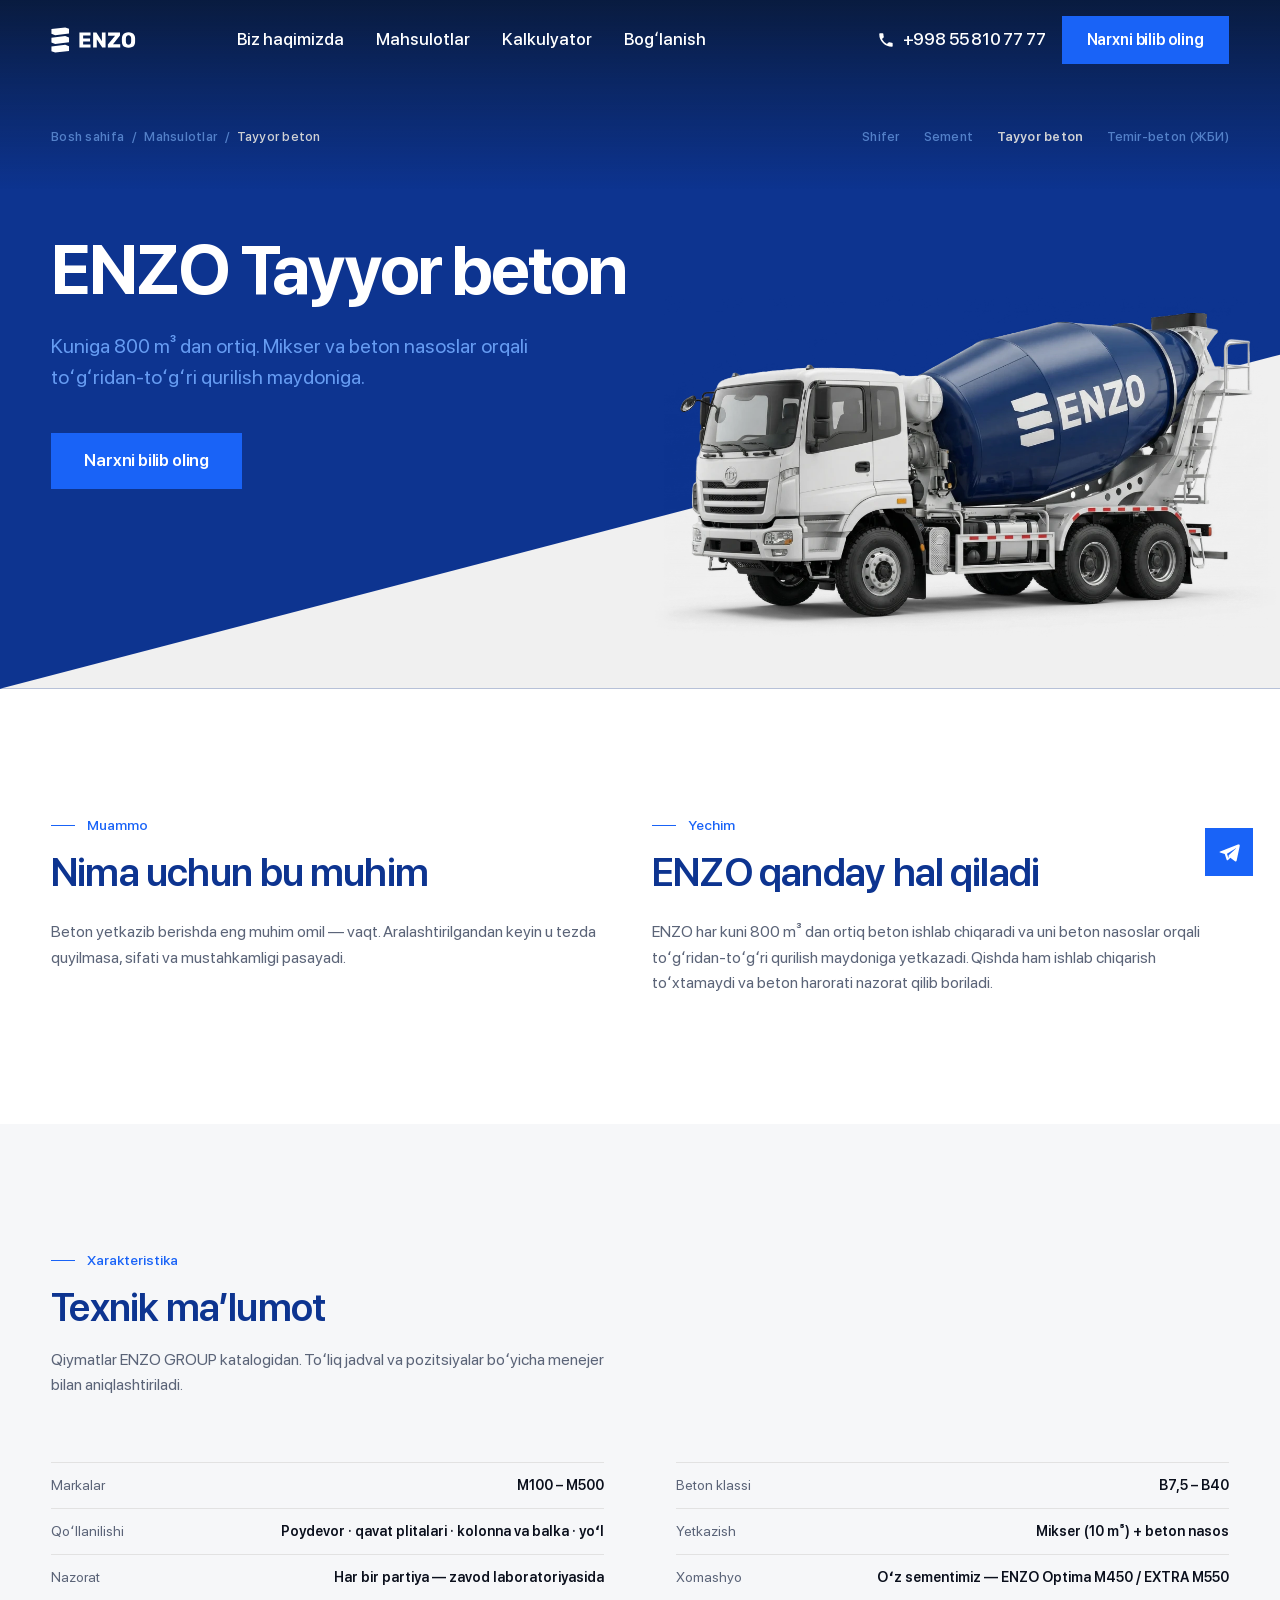
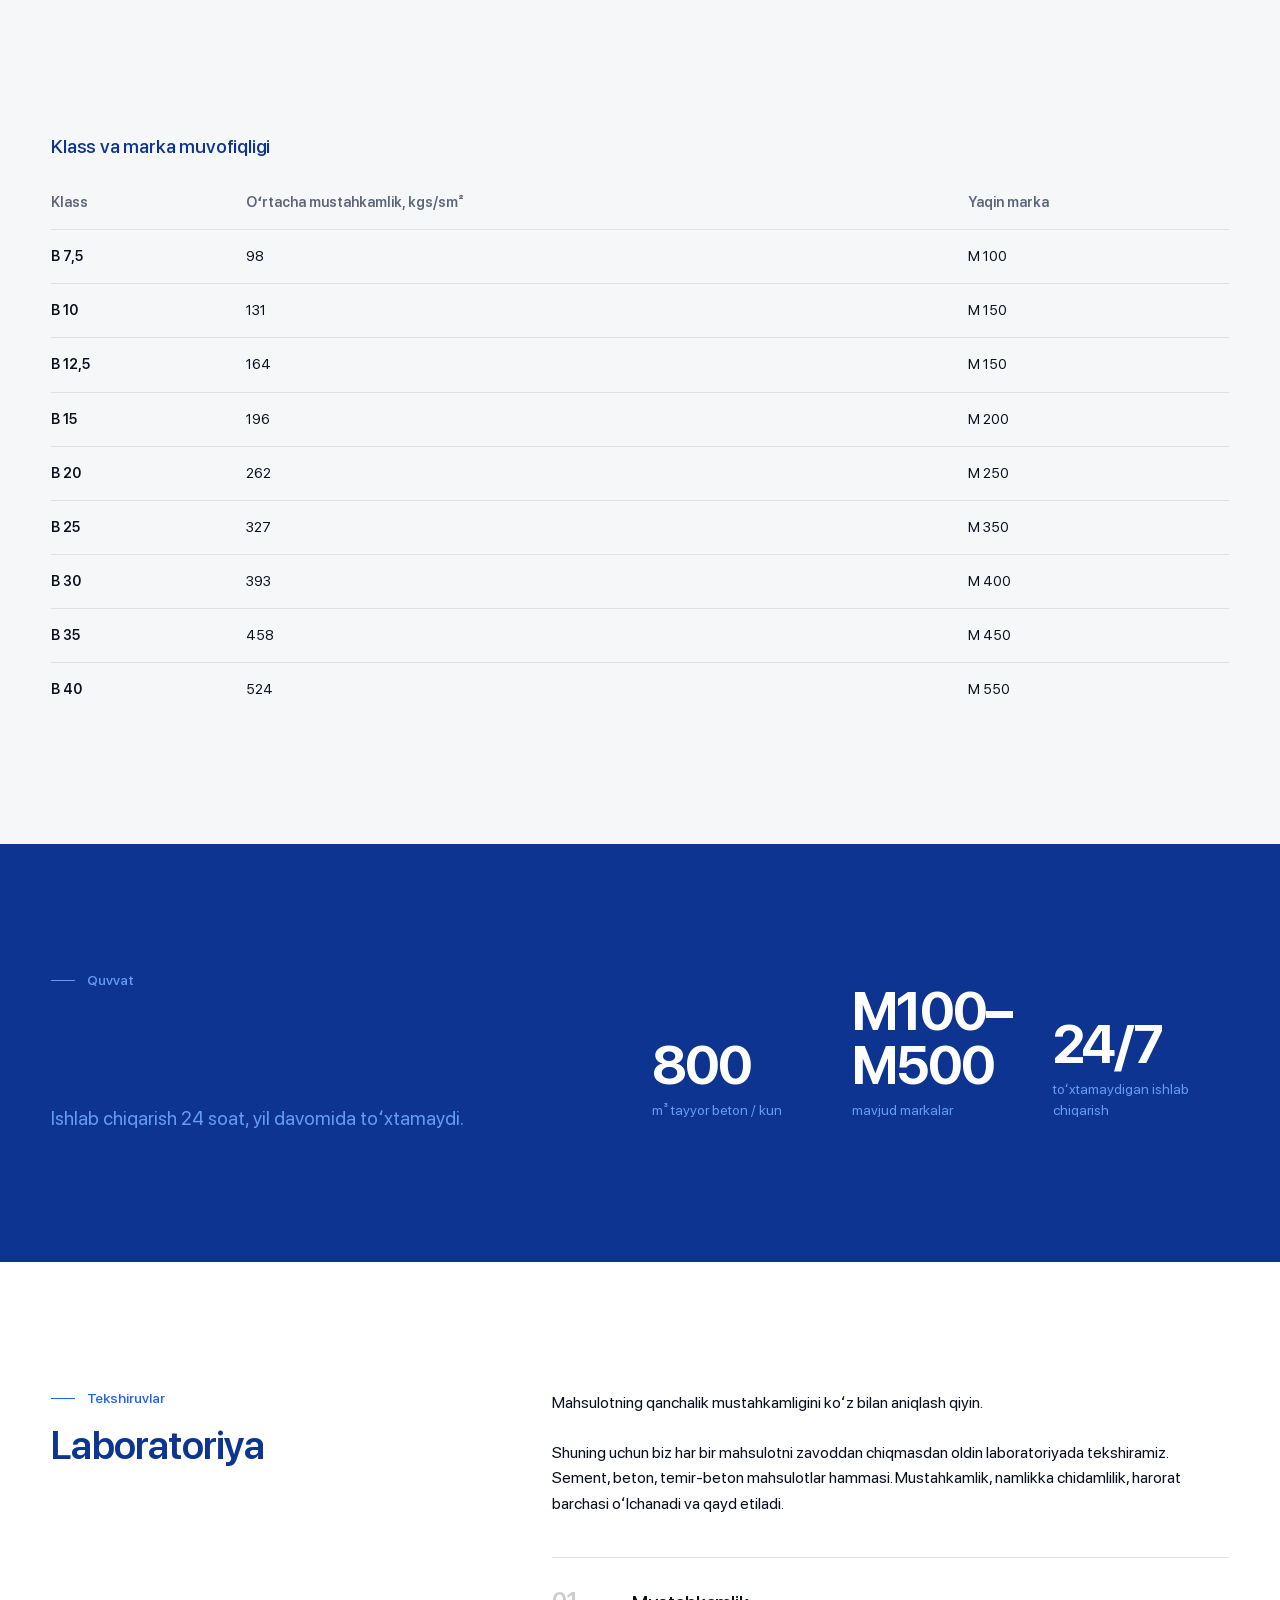
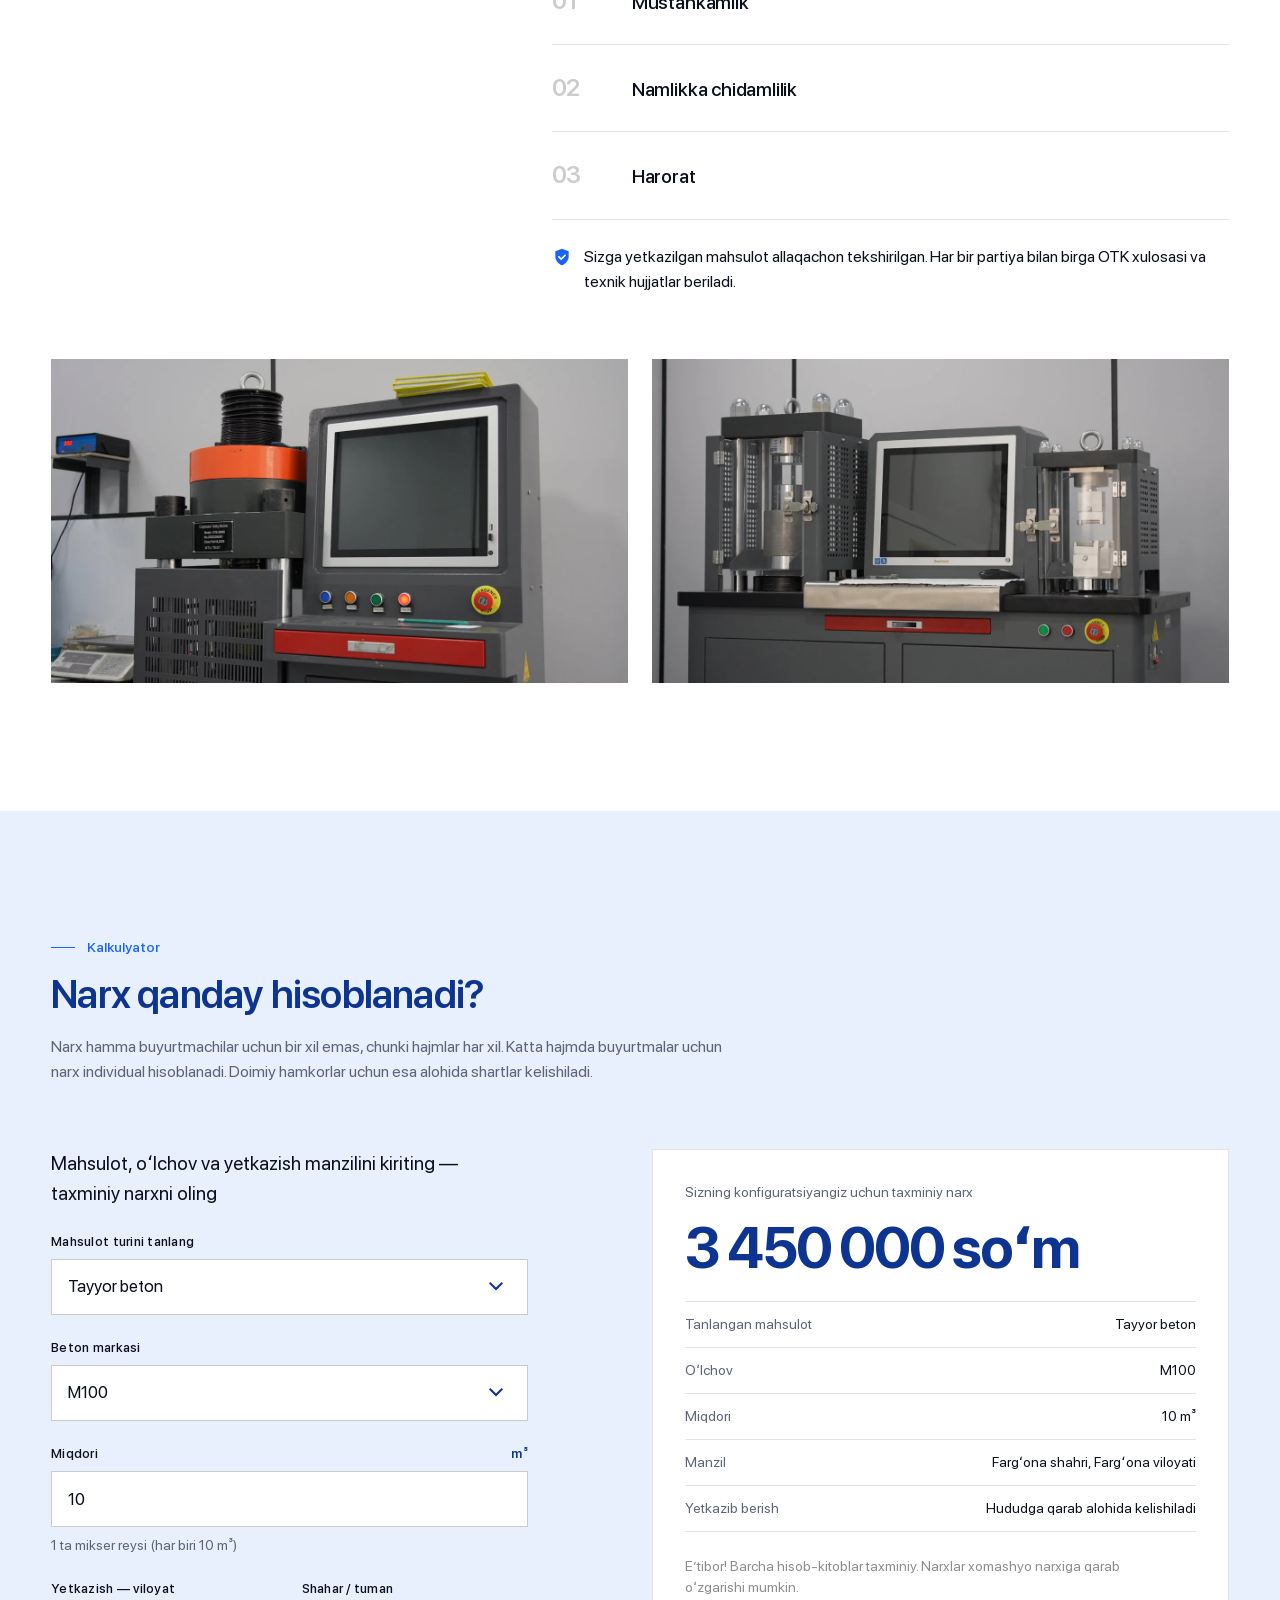
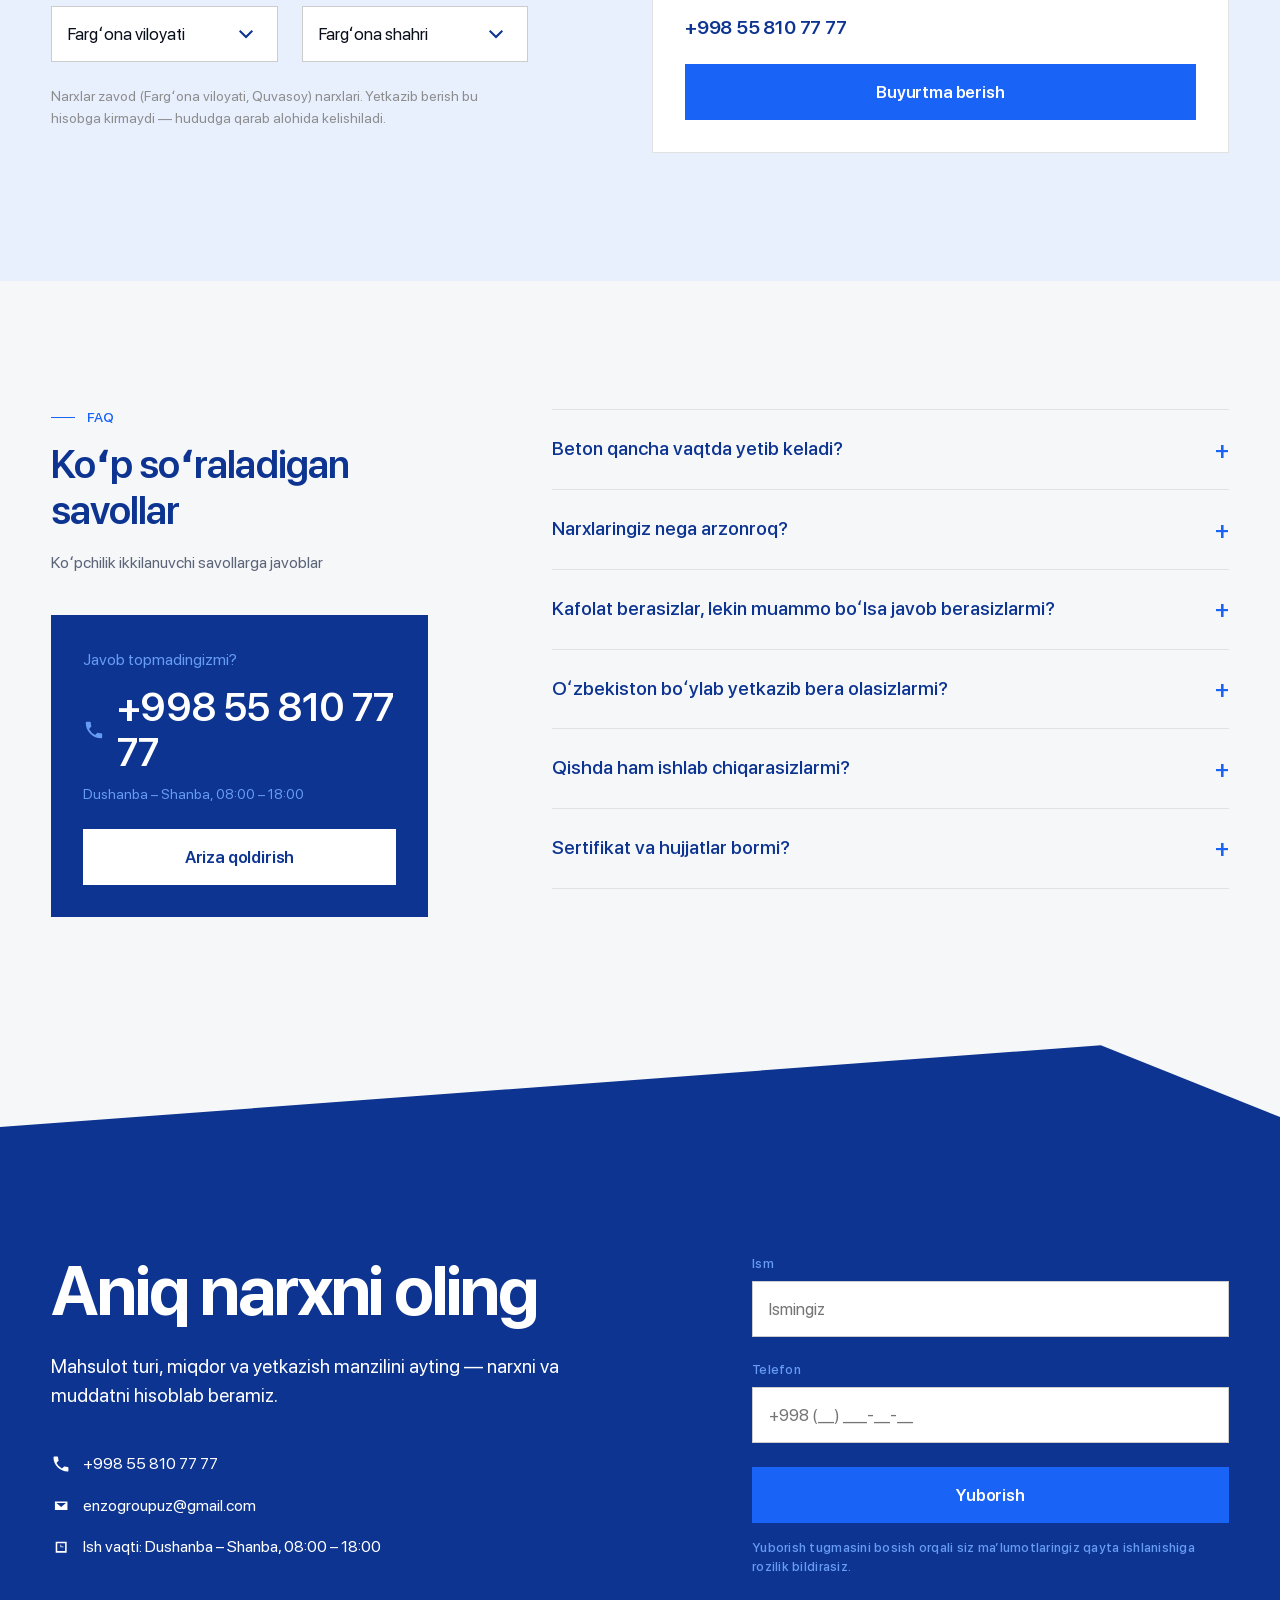
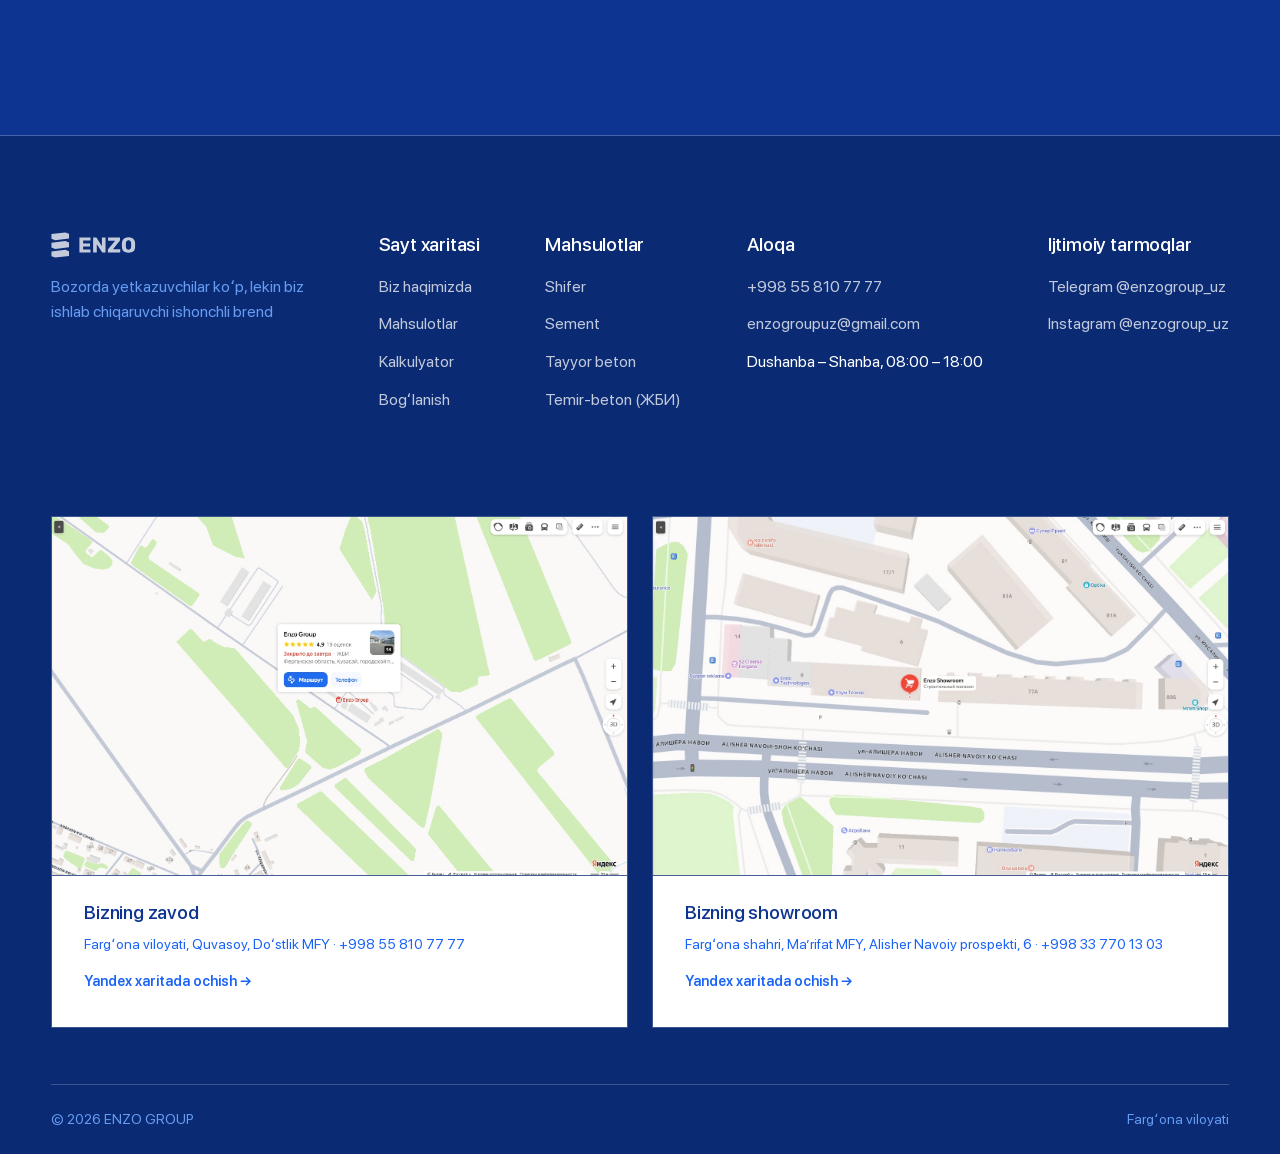
<file: beton/index.html>
<!DOCTYPE html>
<html lang="uz">
<head>
<meta charset="UTF-8">
<meta name="viewport" content="width=device-width, initial-scale=1">
<title>ENZO Tayyor beton — M100 dan M500 gacha, Fargʻona | ENZO GROUP</title>
<meta name="description" content="Kuniga 800 m³ tayyor beton. M100 dan M500 gacha, har partiya zavod laboratoriyasida tekshiriladi, mikser va beton nasos bilan qurilish maydoniga yetkaziladi.">
<link rel="preload" href="../assets/fonts/SFProDisplay-Bold.woff2" as="font" type="font/woff2" crossorigin>
<link rel="preload" href="../assets/fonts/SFProDisplay-Regular.woff2" as="font" type="font/woff2" crossorigin>
<link rel="stylesheet" href="../css/style.css?v=20260822a">
<script>
/* Kirish animatsiyasi — ko'rsatilsinmi? Qaror sahifa chizilishidan oldin
   qabul qilinadi, shuning uchun skript `<head>` da va tashqi fayl emas.

   Uchta holatda ko'rsatilmaydi:
   1. Sessiyada allaqachon ko'rilgan — mahsulot sahifasiga o'tganda uni
      har safar qayta ko'rish charchatadi;
   2. Foydalanuvchi harakatni kamaytirishni so'ragan;
   3. Sahifa ichki havola (#) bilan ochilgan — u yerda odam aniq bir
      bo'limga kelayapti, parda esa uni to'sib qo'yardi. */
(function () {
  try {
    if (sessionStorage.getItem('enzo-intro')) return;
    if (matchMedia('(prefers-reduced-motion: reduce)').matches) return;
    if (location.hash) return;
    /* ✎ Reklamadan kelgan odam pardani ko'rmaydi (2026-08-22). Havolada
       utm_ bo'lsa — bu bosilgan reklama; unga to'langan 2,4 soniyani
       logotip animatsiyasiga sarflash to'g'ri emas, u nima va'da
       qilinganini darrov ko'rishi kerak. */
    if (location.search.indexOf('utm_') > -1) return;
    sessionStorage.setItem('enzo-intro', '1');
    var root = document.documentElement;
    root.classList.add('has-intro');

    /* Scroll qulfini SHU SKRIPT ochadi, main.js emas. Sabab: qulf shu
       yerda qo'yiladi — agar uni ochish boshqa faylga qoldirilsa va o'sha
       fayl yuklanmasa (tarmoq uzilishi, keshdagi eski nusxa), sahifa
       butunlay scroll qilinmaydigan bo'lib qolardi. Bu kirish
       animatsiyalarining klassik falokati.

       2700 ms — parda 1900 + 450 ms da so'nadi, ustiga zaxira. */
    setTimeout(function () { root.classList.remove('has-intro'); }, 2700);
  } catch (e) { /* sessionStorage yopiq bo'lsa — animatsiya shunchaki bo'lmaydi */ }
})();
</script>
</head>
<body>

<!-- Kirish animatsiyasi. Ko'rinishi `html.has-intro` ga bog'liq (yuqoridagi
     skript qo'yadi), YO'QOLISHI esa sof CSS animatsiyasi bilan bo'ladi
     (`style.css` §22). Shuning uchun JS ishlamay qolsa ham parda ekranda
     osilib qolmaydi — bu eng muhim shart.

     Video: 1920×1080, 5 s. Logotip ~2,4 s da to'liq shakllanadi, qolgani
     ushlab turish — shuning uchun parda 2,4 s da so'na boshlaydi, videoning
     oxirigacha kutilmaydi.

     Fon `#354a92` — videoning O'Z foni (o'lchandi). Shuning uchun
     `object-fit:contain` da yon tomonlarda chegara ko'rinmaydi. -->
<div class="intro" id="intro" aria-hidden="true">
  <video class="intro__v" src="../assets/video/enzo-logo.mp4"
         autoplay muted playsinline preload="auto"
         onloadedmetadata="this.playbackRate=1.5"></video>
</div>


<!-- SVG ikonka to'plami (assets/icons/ dan) -->
<svg width="0" height="0" style="position:absolute" aria-hidden="true">
  <!-- Ovoz — zavod videosidagi «Ovozni yoqish» tugmasi uchun (§5.3).
       190×190 quti, 7,44px moduli — qolgan ENZO ikonkalari bilan bir tizimda. -->
  <symbol id="i-sound" viewBox="0 0 190 190"><path fill="currentColor" d="M74.4,74.4h-22.32v41.2h22.32l29.76,26.04V48.36l-29.76,26.04ZM119.04,74.4v41.2c7.44-5.16,11.16-12.4,11.16-20.6s-3.72-15.44-11.16-20.6ZM119.04,44.64v14.88c14.88,7.44,22.32,20.6,22.32,35.48s-7.44,28.04-22.32,35.48v14.88c22.32-8.68,37.2-27.8,37.2-50.36s-14.88-41.68-37.2-50.36Z"/></symbol>
  <!-- ENZO logotipi — identity/enzo.svg dan olingan haqiqiy vektor
       (mijoz qarori, 2026-08-20). Avval belgi CSS bilan uchta tekis chiziq
       qilib chizilgandi; brendning o'z belgisi esa uchta QIYA plita —
       ustma-ust taxlangan shifer varaqlari. `currentColor`: sarhad hero
       ustida oq, scroll'dan keyin ko'k bo'ladi. -->
  <symbol id="i-enzo" viewBox="-2 -2 384.20 118.06">
    <g fill="currentColor" transform="translate(-7690.23 -4876.67)">
    <polygon points="7753.04 4876.67 7690.23 4883.85 7690.23 4905.63 7707.27 4911.92 7770.07 4904.74 7770.07 4882.96 7753.04 4876.67 7753.04 4876.67"/>
    <polygon points="7753.04 4916.07 7690.23 4923.26 7690.23 4945.03 7707.27 4951.33 7770.07 4944.14 7770.07 4922.37 7753.04 4916.07 7753.04 4916.07"/>
    <polygon points="7753.04 4955.48 7690.23 4962.66 7690.23 4984.44 7707.27 4990.73 7770.07 4983.55 7770.07 4961.77 7753.04 4955.48 7753.04 4955.48"/>
    <polygon points="7817.28 4967.8 7817.28 4899.6 7867.66 4899.6 7867.66 4913.63 7834.14 4913.63 7834.14 4926.78 7865.51 4926.78 7865.51 4940.23 7834.14 4940.23 7834.14 4953.77 7867.66 4953.77 7867.66 4967.8 7817.28 4967.8 7817.28 4967.8"/>
    <polygon points="7879.54 4967.8 7879.54 4899.6 7894.43 4899.6 7919.4 4938.87 7919.4 4899.6 7935.96 4899.6 7935.96 4967.8 7921.1 4967.8 7896.11 4929.9 7896.11 4967.8 7879.54 4967.8 7879.54 4967.8"/>
    <polygon points="7946.48 4967.8 7946.48 4954.11 7979.32 4914.12 7947.36 4914.12 7947.36 4899.6 8001.44 4899.7 8001.44 4913.21 7969.67 4953.09 8002.61 4953.09 8002.61 4967.8 7946.48 4967.8 7946.48 4967.8"/>
    <path d="M8040.22,4968.78c-5.98,0-11.17-.97-15.59-2.92-4.42-1.95-7.86-4.89-10.33-8.82-2.47-3.93-3.83-8.85-4.09-14.76-.07-2.79-.1-5.6-.1-8.43s.03-5.63.1-8.43c.26-5.84,1.64-10.77,4.14-14.76,2.5-4,5.97-7,10.43-9.01,4.45-2.01,9.6-3.02,15.44-3.02s11.08,1.01,15.49,3.02c4.42,2.01,7.89,5.02,10.43,9.01,2.53,4,3.9,8.92,4.09,14.76.13,2.79.19,5.6.19,8.43s-.07,5.64-.19,8.43c-.19,5.91-1.54,10.83-4.04,14.76-2.5,3.93-5.96,6.87-10.38,8.82-4.42,1.95-9.61,2.92-15.59,2.92h0ZM8040.22,4954.75c3.44,0,6.25-1.04,8.43-3.12,2.18-2.08,3.33-5.39,3.46-9.94.13-2.86.19-5.55.19-8.09s-.06-5.16-.19-7.89c-.13-3.05-.7-5.54-1.7-7.45-1.01-1.92-2.39-3.33-4.14-4.24-1.75-.91-3.77-1.36-6.04-1.36s-4.19.45-5.94,1.36c-1.75.91-3.15,2.32-4.19,4.24s-1.62,4.4-1.75,7.45c-.07,2.73-.1,5.36-.1,7.89s.03,5.23.1,8.09c.19,4.55,1.38,7.86,3.56,9.94,2.18,2.08,4.95,3.12,8.33,3.12h0Z"/>
  </g>
  </symbol>
  <symbol id="i-phone" viewBox="0 0 24 24"><path fill="currentColor" d="M6.6 10.8a15.1 15.1 0 0 0 6.6 6.6l2.2-2.2a1 1 0 0 1 1-.25c1.1.37 2.3.57 3.5.57a1 1 0 0 1 1 1V20a1 1 0 0 1-1 1A17 17 0 0 1 3 4a1 1 0 0 1 1-1h3.5a1 1 0 0 1 1 1c0 1.2.2 2.4.57 3.5a1 1 0 0 1-.25 1l-2.22 2.3Z"/></symbol>
  <symbol id="i-shield" viewBox="0 0 24 24"><path fill="currentColor" d="M12 2 4 5v6.5c0 4.6 3.4 8.9 8 10.5 4.6-1.6 8-5.9 8-10.5V5l-8-3Zm-1 14-4-4 1.4-1.4L11 13.2l4.6-4.6L17 10l-6 6Z"/></symbol>
  <symbol id="i-chat" viewBox="0 0 24 24"><path fill="currentColor" d="M3 3h18v14H7l-4 4V3Z"/></symbol>
  <symbol id="i-pin" viewBox="0 0 24 24"><path fill="currentColor" d="M12 2a7 7 0 0 0-7 7c0 5.2 7 13 7 13s7-7.8 7-13a7 7 0 0 0-7-7Zm0 9.5A2.5 2.5 0 1 1 12 6.5a2.5 2.5 0 0 1 0 5Z"/></symbol>
  <!-- Mahsulot ikonkalari — ENZO uchun yangi chizildi.
       Identity uslubi: 190×190 quti, koordinatalar 7.44px moduli karrali,
       to'ldirilgan (solid), fill-rule evenodd. assets/icons/ da saqlangan. -->
  <symbol id="i-shifer" viewBox="0 0 190 190"><path fill="currentColor" fill-rule="evenodd" clip-rule="evenodd" d="M29.76,111.6l22.32-22.32,22.32,22.32,22.32-22.32,22.32,22.32,22.32-22.32,22.32,22.32v22.32l-22.32-22.32-22.32,22.32-22.32-22.32-22.32,22.32-22.32-22.32-22.32,22.32v-22.32h0Z"/></symbol>
  <symbol id="i-sement" viewBox="0 0 190 190"><path fill="currentColor" fill-rule="evenodd" clip-rule="evenodd" d="M52.08,44.64h89.28v14.88H52.08v-14.88h0ZM59.52,59.52h74.4v96.72H59.52V59.52h0ZM74.4,96.72h44.64v14.88h-44.64v-14.88h0Z"/></symbol>
  <symbol id="i-beton" viewBox="0 0 190 190"><path fill="currentColor" fill-rule="evenodd" clip-rule="evenodd" d="M44.64,44.64h104.16l-37.2,59.52h-29.76L44.64,44.64h0ZM89.28,104.16h14.88v14.88h-14.88v-14.88h0ZM52.08,156.24l44.64-37.2,44.64,37.2H52.08Z"/></symbol>
  <symbol id="i-plita" viewBox="0 0 190 190"><path fill="currentColor" fill-rule="evenodd" clip-rule="evenodd" d="M37.2,74.4h119.04v44.64H37.2v-44.64h0ZM59.52,89.28h14.88v14.88h-14.88v-14.88h0ZM89.28,89.28h14.88v14.88h-14.88v-14.88h0ZM119.04,89.28h14.88v14.88h-14.88v-14.88h0Z"/></symbol>
  <symbol id="i-envelope" viewBox="0 0 190 190"><path fill="currentColor" fill-rule="evenodd" clip-rule="evenodd" d="M37.2,52.08h119.04v81.84H37.2V52.08h0ZM52.08,66.96l44.64,37.2,44.64-37.2H52.08Z"/></symbol>
  <symbol id="i-play" viewBox="0 0 190 190"><path fill="currentColor" d="M66.96,44.64l74.4,50.36-74.4,50.36V44.64Z"/></symbol>
  <symbol id="i-prev" viewBox="0 0 190 190"><path fill="currentColor" d="M123.04,44.64v100.72l-74.4-50.36,74.4-50.36Z"/></symbol>
  <symbol id="i-next" viewBox="0 0 190 190"><path fill="currentColor" d="M66.96,44.64l74.4,50.36-74.4,50.36V44.64Z"/></symbol>
  <!-- Zavod · laboratoriya · yetkazib berish — bento uchun yangi chizildi.
       Xuddi mahsulot ikonkalari kabi: 190×190, 7.44px moduli, to'ldirilgan. -->
  <symbol id="i-zavod" viewBox="0 0 190 190"><path fill="currentColor" d="M29.76,148.8v-52.08l29.76-14.88v14.88l29.76-14.88v14.88l29.76-14.88V44.64h37.2v104.16H29.76Z"/></symbol>
  <symbol id="i-lab" viewBox="0 0 190 190"><path fill="currentColor" d="M74.4,37.2h37.2v14.88h-7.44v22.32l29.76,59.52v14.88H52.08v-14.88l29.76-59.52v-22.32h-7.44v-14.88Z"/></symbol>
  <symbol id="i-truck" viewBox="0 0 190 190"><path fill="currentColor" d="M29.76,66.96h81.84v66.96H29.76v-66.96ZM119.04,89.28h14.88l22.32,29.76v14.88h-37.2v-44.64ZM44.64,133.92h22.32v14.88h-22.32v-14.88ZM111.6,133.92h22.32v14.88h-22.32v-14.88Z"/></symbol>
  <symbol id="i-clock" viewBox="0 0 190 190"><path fill="currentColor" fill-rule="evenodd" clip-rule="evenodd" d="M44.64,44.64h104.16v104.16H44.64V44.64h0ZM59.52,59.52v74.4h74.4V59.52H59.52h0ZM89.28,74.4h7.44v14.88h22.32v7.44h-29.76v-22.32h0Z"/></symbol>
</svg>

<!-- ═══ HEADER ═════════════════════════════════════════════════════════ -->
<header class="header" id="header">
  <div class="container header__inner">

    <a class="logo" href="../#home" aria-label="ENZO GROUP — bosh sahifa">
      <svg class="logo__svg" aria-hidden="true"><use href="#i-enzo"/></svg>
    </a>

    <nav class="nav" aria-label="Asosiy navigatsiya">
      <a href="../#about-us">Biz haqimizda</a>
      <a href="../#mainproducts">Mahsulotlar</a>
      <a href="#calculator">Kalkulyator</a>
      <a href="#form">Bogʻlanish</a>
    </nav>

    <div class="header__actions">
      <a class="header__phone" href="tel:+998558107777"><svg aria-hidden="true"><use href="#i-phone"/></svg>+998 55 810 77 77</a>
      <a class="header__phone-icon" href="tel:+998558107777" aria-label="Qoʻngʻiroq qilish">
        <svg aria-hidden="true"><use href="#i-phone"/></svg>
      </a>
      <a class="btn btn--primary btn--sm header__cta" href="#calculator">Narxni bilib oling</a>
      <button class="burger" id="burger" aria-label="Menyu" aria-expanded="false" aria-controls="menu">
        <span></span><span></span><span></span>
      </button>
    </div>

  </div>
</header>

<nav class="menu" id="menu" aria-label="Mobil navigatsiya">
  <a class="menu__link" href="../#about-us">Biz haqimizda</a>
  <a class="menu__link" href="../#mainproducts">Mahsulotlar</a>
  <a class="menu__link" href="#calculator">Kalkulyator</a>
  <a class="menu__link" href="#form">Bogʻlanish</a>
  <div class="menu__foot">
    <a class="btn btn--on-dark" href="#calculator">Narxni bilib oling</a>
    <a class="menu__phone" href="tel:+998558107777">
      <svg aria-hidden="true"><use href="#i-phone"/></svg> +998 55 810 77 77
    </a>
  </div>
</nav>

<main>

  <!-- ═══ §6.2 · HERO ═══════════════════════════════════════════════════ -->
  <section class="section section--dark phero">
    <div class="phero__shape" aria-hidden="true"></div>
    <div class="container">
      <div class="grid">
        <div class="phero__nav t-caption">
          <nav class="crumbs" aria-label="Nonda yoʻl">
            <a href="../">Bosh sahifa</a><span aria-hidden="true">/</span>
            <a href="../#mainproducts">Mahsulotlar</a><span aria-hidden="true">/</span>
            <span aria-current="page">Tayyor beton</span>
          </nav>
          <!-- Mahsulot almashtirgichi: alohida qator emas, shu yerda -->
          <ul class="pswitch__list" aria-label="Mahsulotlar">
            <li><a href="../shifer/">Shifer</a></li>
            <li><a href="../sement/">Sement</a></li>
            <li><a href="./" aria-current="page">Tayyor beton</a></li>
            <li><a href="../jbi/">Temir-beton (ЖБИ)</a></li>
          </ul>
        </div>
        <div class="phero__copy">
          <h1 class="t-display t-words">ENZO Tayyor beton</h1>
          <p class="t-body-l phero__lead measure">Kuniga 800 m³ dan ortiq. Mikser va beton nasoslar orqali toʻgʻridan-toʻgʻri qurilish maydoniga.</p>
          <div class="phero__cta">
            <a class="btn btn--primary" href="#calculator">Narxni bilib oling</a>
          </div>
        </div>
        <figure class="phero__media">
          <img src="../assets/img/mahsulot-beton.webp" alt="ENZO Tayyor beton" loading="eager" width="1400" height="781" fetchpriority="high">
        </figure>
      </div>
    </div>
  </section>


  <!-- ═══ §6.3 · MUAMMO → YECHIM ════════════════════════════════════════ -->
  <section class="section">
    <div class="container">
      <div class="grid">
        <div class="duo__col reveal">
          <p class="overline">Muammo</p>
          <h2 class="t-h2 t-words">Nima uchun bu muhim</h2>
          <p class="t-body duo__text measure">Beton yetkazib berishda eng muhim omil — vaqt. Aralashtirilgandan keyin u tezda quyilmasa, sifati va mustahkamligi pasayadi.</p>
        </div>
        <div class="duo__col reveal">
          <p class="overline">Yechim</p>
          <h2 class="t-h2 t-words">ENZO qanday hal qiladi</h2>
          <p class="t-body duo__text measure">ENZO har kuni 800 m³ dan ortiq beton ishlab chiqaradi va uni beton nasoslar orqali toʻgʻridan-toʻgʻri qurilish maydoniga yetkazadi. Qishda ham ishlab chiqarish toʻxtamaydi va beton harorati nazorat qilib boriladi.</p>
        </div>
      </div>
    </div>
  </section>

  <!-- ═══ §6.4 · TEXNIK XARAKTERISTIKA ══════════════════════════════════ -->
  <section class="section section--surface">
    <div class="container">
      <div class="grid">
        <div class="head reveal" style="grid-column:1/-1">
          <p class="overline">Xarakteristika</p>
          <h2 class="t-h2 t-words">Texnik maʼlumot</h2>
          <p class="t-body sub measure">Qiymatlar ENZO GROUP katalogidan. Toʻliq jadval va pozitsiyalar boʻyicha menejer bilan aniqlashtiriladi.</p>
        </div>

        <dl class="specs t-small tech__specs reveal">
            <div><dt>Markalar</dt><dd>M100 – M500</dd></div>
            <div><dt>Beton klassi</dt><dd>B7,5 – B40</dd></div>
            <div><dt>Qoʻllanilishi</dt><dd>Poydevor · qavat plitalari · kolonna va balka · yoʻl</dd></div>
            <div><dt>Yetkazish</dt><dd>Mikser (10 m³) + beton nasos</dd></div>
            <div><dt>Nazorat</dt><dd>Har bir partiya — zavod laboratoriyasida</dd></div>
            <div><dt>Xomashyo</dt><dd>Oʻz sementimiz — ENZO Optima M450 / EXTRA M550</dd></div>
        </dl>

        <div class="tech__table reveal">
          <h3 class="t-h4 spec-table__cap">Klass va marka muvofiqligi</h3>
          <div class="spec-table__wrap">
            <table class="spec-table t-small">
              <thead><tr><th>Klass</th><th>Oʻrtacha mustahkamlik, kgs/sm²</th><th>Yaqin marka</th></tr></thead>
              <tbody>
                <tr><td>B 7,5</td><td>98</td><td>M 100</td></tr>
                <tr><td>B 10</td><td>131</td><td>M 150</td></tr>
                <tr><td>B 12,5</td><td>164</td><td>M 150</td></tr>
                <tr><td>B 15</td><td>196</td><td>M 200</td></tr>
                <tr><td>B 20</td><td>262</td><td>M 250</td></tr>
                <tr><td>B 25</td><td>327</td><td>M 350</td></tr>
                <tr><td>B 30</td><td>393</td><td>M 400</td></tr>
                <tr><td>B 35</td><td>458</td><td>M 450</td></tr>
                <tr><td>B 40</td><td>524</td><td>M 550</td></tr>
              </tbody>
            </table>
          </div>
        </div>
      </div>
    </div>
  </section>

  <!-- ═══ §6.5 · ISHLAB CHIQARISH QUVVATI ═══════════════════════════════ -->
  <section class="section section--dark">
    <div class="container">
      <div class="grid">
        <div class="capacity__head head reveal">
          <p class="overline overline--on-dark">Quvvat</p>
          <h2 class="t-h2 t-words">Tayyor beton boʻyicha quvvatimiz</h2>
          <p class="t-body-l sub">Ishlab chiqarish 24 soat, yil davomida toʻxtamaydi.</p>
        </div>
        <div class="capacity__nums capacity__nums--3 reveal">
          <div><div class="cap__num">800</div><div class="t-small cap__unit">m³ tayyor beton / kun</div></div>
          <div><div class="cap__num">M100–M500</div><div class="t-small cap__unit">mavjud markalar</div></div>
          <div><div class="cap__num">24/7</div><div class="t-small cap__unit">toʻxtamaydigan ishlab chiqarish</div></div>
        </div>
      </div>
    </div>
  </section>

  <!-- ═══ §5.7 · LABORATORIYA ═══════════════════════════════════════════ -->
  <section class="section">
    <div class="container">
      <div class="grid">
        <div class="head reveal">
          <p class="overline">Tekshiruvlar</p>
          <h2 class="t-h2 t-words">Laboratoriya</h2>
        </div>

        <div class="body-col reveal">
          <p class="t-body measure">Mahsulotning qanchalik mustahkamligini koʻz bilan aniqlash qiyin.</p>
          <p class="t-body measure" style="margin-top:var(--s-24)">Shuning uchun biz har bir mahsulotni zavoddan chiqmasdan oldin laboratoriyada tekshiramiz. Sement, beton, temir-beton mahsulotlar hammasi. Mustahkamlik, namlikka chidamlilik, harorat barchasi oʻlchanadi va qayd etiladi.</p>

          <div class="steps">
            <div class="step"><div class="step__n">01</div><div><h3 class="t-h4">Mustahkamlik</h3></div></div>
            <div class="step"><div class="step__n">02</div><div><h3 class="t-h4">Namlikka chidamlilik</h3></div></div>
            <div class="step"><div class="step__n">03</div><div><h3 class="t-h4">Harorat</h3></div></div>
          </div>

          <div class="with-icon">
            <svg aria-hidden="true"><use href="#i-shield"/></svg>
            <p class="t-body measure">Sizga yetkazilgan mahsulot allaqachon tekshirilgan. Har bir partiya bilan birga OTK xulosasi va texnik hujjatlar beriladi.</p>
          </div>
        </div>

        <div class="media-pair reveal">
          <figure class="ph"><img src="../assets/img/lab-press.webp" alt="Zavod laboratoriyasidagi press-mashina" loading="lazy" width="1280" height="720"></figure>
          <figure class="ph"><img src="../assets/img/lab-sinov.webp" alt="Namuna sinov uskunasi" loading="lazy" width="1280" height="720"></figure>
        </div>

      </div>
    </div>
  </section>

  <!-- ═══ §5.13 · KALKULYATOR ═══════════════════════════════════════════ -->
  <section class="section" id="calculator" style="background:var(--enzo-100)">
    <div class="container">
      <div class="grid">
        <div class="head reveal" style="grid-column:1/-1">
          <p class="overline">Kalkulyator</p>
          <h2 class="t-h2 t-words">Narx qanday hisoblanadi?</h2>
          <p class="t-body sub measure">Narx hamma buyurtmachilar uchun bir xil emas, chunki hajmlar har xil. Katta hajmda buyurtmalar uchun narx individual hisoblanadi. Doimiy hamkorlar uchun esa alohida shartlar kelishiladi.</p>
        </div>

        <form class="calc__controls reveal" id="calc" data-default="beton">
          <p class="t-body-l" style="margin-bottom:var(--s-24)">Mahsulot, oʻlchov va yetkazish manzilini kiriting — taxminiy narxni oling</p>

          <div class="field">
            <label class="t-caption" for="c-product">Mahsulot turini tanlang</label>
            <select id="c-product">
              <option value="shifer">Shifer</option>
              <option value="sement">Sement</option>
              <option value="beton">Tayyor beton</option>
              <option value="jbi">Temir-beton buyumlar (ЖБИ)</option>
            </select>
          </div>

          <!-- Har mahsulotning oʻz oʻlchov savoli — faqat tanlangani koʻrinadi -->
          <!-- ✎ Shifer endi tanlov (mijoz narxlari, 2026-08-21): ikki xil
               shifer sotiladi va narxi har xil. -->
          <div class="field" id="f-shifer" hidden>
            <label class="t-caption" for="c-shifer">Shifer turi</label>
            <select id="c-shifer">
              <option value="enzo">ENZO shifer · 1750 × 1130 mm · 8 toʻlqin</option>
              <option value="chek">Chek shifer · 1750 × 1130 mm · 8 toʻlqin</option>
            </select>
          </div>

          <div class="field" id="f-sement" hidden>
            <label class="t-caption" for="c-sement">Sement turi va markasi</label>
            <select id="c-sement">
              <option value="optima-qop">ENZO Optima M450 · qopli (50 kg)</option>
              <option value="extra-qop">ENZO EXTRA M550 · qopli (50 kg)</option>
              <option value="optima-naval">ENZO Optima M450 · naval</option>
              <option value="extra-naval">ENZO EXTRA M550 · naval</option>
              <option value="?">Bilmayman — menejer tanlashga yordam beradi</option>
            </select>
          </div>

          <div class="field" id="f-marka" hidden>
            <label class="t-caption" for="c-marka">Beton markasi</label>
            <select id="c-marka">
              <option>M100</option><option>M150</option><option>M200</option>
              <option>M250</option><option>M300</option><option>M350</option>
              <option>M400</option><option>M450</option><option>M500</option>
              <option value="?">Bilmayman — menejer tanlashga yordam beradi</option>
            </select>
          </div>

          <div class="field" id="f-jbi" hidden>
            <label class="t-caption" for="c-jbi">Buyum turkumi</label>
            <select id="c-jbi">
              <option value="pb">Koʻp boʻshliqli plita ПБ (2,36–8,86 m)</option>
              <option value="pk2">Koʻp boʻshliqli plita 2ПК (2,86–7,06 m)</option>
              <option value="li60">Irrigatsion nov ЛИ 60.3.6/4 (6 m)</option>
              <option value="li30">Irrigatsion nov ЛИ 30.3.6/4 (3 m)</option>
              <option value="ct">Shpaler ustuni CT</option>
              <option value="?">Bilmayman — menejer tanlashga yordam beradi</option>
            </select>
          </div>


          <!-- 2ПК plitasi tanlansa — aniq oʻlcham. Narxlar mijoz
               roʻyxatidan (2026-08-21): uzunlik va kenglik boʻyicha. -->
          <div class="field" id="f-pk2" hidden>
            <label class="t-caption" for="c-pk2">Plita oʻlchami (uzunlik × kenglik)</label>
            <select id="c-pk2"></select>
          </div>

          <div class="field">
            <label class="t-caption" for="c-qty">Miqdori <span class="field__val" id="v-unit">dona</span></label>
            <input type="number" id="c-qty" min="1" step="1" value="100" inputmode="numeric">
            <p class="t-small calc__hint" id="c-hint"></p>
          </div>

          <div class="field2">
            <div class="field">
              <label class="t-caption" for="c-region">Yetkazish — viloyat</label>
              <select id="c-region"></select>
            </div>
            <div class="field">
              <label class="t-caption" for="c-district">Shahar / tuman</label>
              <select id="c-district"></select>
            </div>
          </div>

          <p class="t-small calc__note">Narxlar zavod (Fargʻona viloyati, Quvasoy) narxlari. Yetkazib berish bu hisobga kirmaydi — hududga qarab alohida kelishiladi.</p>
        </form>

        <aside class="calc__result reveal">
          <p class="t-small" id="c-cap" style="color:var(--ink-60)">Sizning konfiguratsiyangiz uchun taxminiy narx</p>
          <div class="t-stat calc__price" id="c-price" style="font-size:clamp(36px,4.5vw,64px)">— soʻm</div>

          <ul class="calc__list t-small">
            <li><span>Tanlangan mahsulot</span><span id="o-product">Shifer</span></li>
            <li><span>Oʻlchov</span><span id="o-spec">—</span></li>
            <li><span>Miqdori</span><span id="o-qty">—</span></li>
            <li><span>Manzil</span><span id="o-addr">—</span></li>
            <li><span>Yetkazib berish</span><span id="o-ship">—</span></li>
          </ul>

          <p class="t-small calc__note">Eʼtibor! Barcha hisob-kitoblar taxminiy. Narxlar xomashyo narxiga qarab oʻzgarishi mumkin.</p>
          <a class="t-h4" href="tel:+998558107777" style="display:block;margin-top:var(--s-16);color:var(--enzo-800);font-weight:600">+998 55 810 77 77</a>
          <a class="btn btn--primary" href="#form">Buyurtma berish</a>
        </aside>
      </div>
    </div>
  </section>

  <!-- ═══ §6.8 · FAQ ════════════════════════════════════════════════════ -->
  <section class="section section--surface">
    <div class="container">
      <div class="grid">
        <div class="head faq__head reveal">
          <p class="overline">FAQ</p>
          <h2 class="t-h2 t-words">Koʻp soʻraladigan savollar</h2>
          <p class="t-body sub">Koʻpchilik ikkilanuvchi savollarga javoblar</p>
          <div class="faq__aside">
            <p class="t-body faq__aside-lead">Javob topmadingizmi?</p>
            <a class="faq__aside-tel" href="tel:+998558107777">
              <svg aria-hidden="true"><use href="#i-phone"/></svg>
              <span class="t-h2">+998 55 810 77 77</span>
            </a>
            <p class="t-small faq__aside-note">Dushanba – Shanba, 08:00 – 18:00</p>
            <a class="btn btn--on-dark" href="#form">Ariza qoldirish</a>
          </div>
        </div>
        <div class="body-col reveal">
          <div class="faq">
            <div class="faq__item">
              <button class="faq__q" type="button">Beton qancha vaqtda yetib keladi?<span class="faq__sign">+</span></button>
              <div class="faq__a"><div><p class="t-body measure">Mikser zavoddan chiqqach beton oʻz xususiyatini bir necha soat saqlaydi, shuning uchun yetkazish vaqti oldindan rejalashtiriladi. Buyurtma berilganda manzil va hajmga qarab aniq vaqt kelishiladi — quyish jarayoni tayyor boʻlishi kerak.</p></div></div>
            </div>
            <div class="faq__item">
              <button class="faq__q" type="button">Narxlaringiz nega arzonroq?<span class="faq__sign">+</span></button>
              <div class="faq__a"><div><p class="t-body measure">Mahsulotlar toʻgʻridan-toʻgʻri zavoddan, vositachilarsiz yetkazib beriladi. Shu sababli mijozlar ENZO mahsulotlarini 1-qoʻl narxda xarid qilish imkoniga ega boʻladi.</p></div></div>
            </div>
            <div class="faq__item">
              <button class="faq__q" type="button">Kafolat berasizlar, lekin muammo boʻlsa javob berasizlarmi?<span class="faq__sign">+</span></button>
              <div class="faq__a"><div><p class="t-body measure">Biz mahsulotlarimizga rasmiy kafolat beramiz va bu kafolat faqat soʻzda emas — hujjat bilan tasdiqlanadi. Agar mahsulotda biror muammo aniqlansa, uni qaytarib olib, hech qanday ortiqcha savollarsiz yangisiga almashtirib beramiz.</p></div></div>
            </div>
            <div class="faq__item">
              <button class="faq__q" type="button">Oʻzbekiston boʻylab yetkazib bera olasizlarmi?<span class="faq__sign">+</span></button>
              <div class="faq__a"><div><p class="t-body measure">Ha, mahsulotlarimizni Oʻzbekiston boʻylab yetkazib beramiz. Buyurtma hajmi va manziliga qarab yetkazib berish shartlari alohida kelishiladi.</p></div></div>
            </div>
            <div class="faq__item">
              <button class="faq__q" type="button">Qishda ham ishlab chiqarasizlarmi?<span class="faq__sign">+</span></button>
              <div class="faq__a"><div><p class="t-body measure">Ha, biz ishlab chiqarishni mavsumga bogʻlamaymiz — yil davomida, qishda ham uzluksiz ishlaymiz. Zavodimiz 24/7 formatda faoliyat yuritadi.</p></div></div>
            </div>
            <div class="faq__item">
              <button class="faq__q" type="button">Sertifikat va hujjatlar bormi?<span class="faq__sign">+</span></button>
              <div class="faq__a"><div><p class="t-body measure">Ha, barcha mahsulotlarimiz tegishli sertifikatlar va hujjatlar bilan tasdiqlangan. Ishlab chiqarish jarayoni amaldagi davlat standartlariga muvofiq olib boriladi va har bir mahsulot sifat nazoratidan oʻtkaziladi.</p></div></div>
            </div>
          </div>
        </div>
      </div>
    </div>
  </section>


  <!-- ═══ §5.17 · FORMA (to'q · 3-to'q) ═════════════════════════════════ -->
  <!-- O'rovchi: qirra ostidagi bo'sh joy yuqoridagi bo'lim foni bilan bir xil -->
  <div class="roof-bg">
  <section class="section section--lg section--dark roof-top" id="form">
    <div class="container">
      <div class="grid">

        <div class="form__copy reveal">
          <h2 class="t-display">Aniq narxni oling</h2>
          <p class="t-body-l sub measure" style="margin-top:var(--s-24)">Mahsulot turi, miqdor va yetkazish manzilini ayting — narxni va muddatni hisoblab beramiz.</p>

          <ul class="contacts t-body">
            <li><svg aria-hidden="true"><use href="#i-phone"/></svg> <a href="tel:+998558107777">+998 55 810 77 77</a></li>
            <li><svg aria-hidden="true"><use href="#i-envelope"/></svg> <a href="mailto:enzogroupuz@gmail.com">enzogroupuz@gmail.com</a></li>
            <li><svg aria-hidden="true"><use href="#i-clock"/></svg> Ish vaqti: Dushanba – Shanba, 08:00 – 18:00</li>
          </ul>
        </div>

        <!-- ✎ Forma qayta qurildi (2026-08-22). Sabab: reklama trafigi
             saytdagi shu formaga tushadi (Instagram → sayt), demak forma
             haqiqatan ishlashi va qayerdan kelgani bilinishi kerak.

             data-endpoint — arizani qabul qiladigan manzil. HOZIRCHA
             BO'SH: amoCRM ulanishi mijozdan kutilyapti. Bo'sh bo'lganda
             forma o'zini «yuborildi» deb ko'rsatmaydi (bu yolg'on bo'lardi)
             — buning o'rniga telefon va Telegram taklif qilinadi.
             Manzil qo'yilishi bilan hech narsa o'zgartirmasdan ishlaydi.

             Yashirin maydonlar — reklama manbasi. Ular URL'dagi utm_*
             dan to'ldiriladi va odam boshqa sahifaga o'tsa ham saqlanadi
             (js/main.js §18). -->
        <form class="form__box reveal" id="leadForm"
              data-endpoint="https://api.web3forms.com/submit" novalidate>
          <div class="field">
            <label class="t-caption" for="f-name">Ism</label>
            <input type="text" id="f-name" name="name" placeholder="Ismingiz"
                   autocomplete="name" required>
          </div>
          <div class="field">
            <label class="t-caption" for="f-tel">Telefon</label>
            <input type="tel" id="f-tel" name="phone" placeholder="+998 (__) ___-__-__"
                   autocomplete="tel" inputmode="tel" required>
          </div>

          <!-- Web3Forms kaliti. Bu TOKEN EMAS — u faqat «shu pochtaga
               yubor» degan identifikator, shuning uchun brauzer kodida
               turishi normal. Bo'sh bo'lsa forma yubormaydi va telefon
               taklif qiladi (js/main.js §19).
               Kalit egasi: aminjonovjasurbek3@gmail.com -->
          <input type="hidden" name="access_key" value="8bf8ead1-028c-4af6-b8e9-aa0522528b32">
          <input type="hidden" name="subject" value="ENZO GROUP — saytdan yangi ariza">
          <input type="hidden" name="from_name" value="enzogroup.uz">

          <input type="hidden" name="utm_source"   value="">
          <input type="hidden" name="utm_medium"   value="">
          <input type="hidden" name="utm_campaign" value="">
          <input type="hidden" name="utm_content"  value="">
          <input type="hidden" name="utm_term"     value="">
          <input type="hidden" name="referrer"     value="">
          <input type="hidden" name="page"         value="">
          <!-- Bot tuzog'i. Nomi ataylab «botcheck» — Web3Forms ham aynan shu
               nomdagi maydonni tekshiradi va to'ldirilgan bo'lsa arizani rad
               etadi. Ikki qavat himoya bitta maydonda. -->
          <input type="text" name="botcheck" tabindex="-1" autocomplete="off"
                 aria-hidden="true" class="form__trap">

          <button class="btn btn--primary form__send" type="submit">Yuborish</button>
          <p class="t-caption form__legal">Yuborish tugmasini bosish orqali siz maʼlumotlaringiz qayta ishlanishiga rozilik bildirasiz.</p>
          <p class="t-small form__status" id="formStatus" role="status" aria-live="polite"></p>
        </form>

      </div>
    </div>
  </section>

  <footer class="footer">
    <div class="container">
      <div class="grid">

        <div class="f-col f-col--brand">
          <a class="logo" href="../#home">
            <svg class="logo__svg" aria-hidden="true"><use href="#i-enzo"/></svg>
          </a>
          <p class="t-body f-slogan">Bozorda yetkazuvchilar koʻp, lekin biz ishlab chiqaruvchi ishonchli brend</p>
        </div>

        <div class="f-col f-col--map">
          <h3 class="t-h4">Sayt xaritasi</h3>
          <ul class="t-body">
            <li><a href="../#about-us">Biz haqimizda</a></li>
            <li><a href="../#mainproducts">Mahsulotlar</a></li>
            <li><a href="#calculator">Kalkulyator</a></li>
            <li><a href="#form">Bogʻlanish</a></li>
          </ul>
        </div>

        <div class="f-col f-col--prod">
          <h3 class="t-h4">Mahsulotlar</h3>
          <ul class="t-body">
            <li><a href="../shifer/">Shifer</a></li>
            <li><a href="../sement/">Sement</a></li>
            <li><a href="../beton/">Tayyor beton</a></li>
            <li><a href="../jbi/">Temir-beton (ЖБИ)</a></li>
          </ul>
        </div>

        <div class="f-col f-col--cont">
          <h3 class="t-h4">Aloqa</h3>
          <ul class="t-body">
            <li><a href="tel:+998558107777">+998 55 810 77 77</a></li>
            <li><a href="mailto:enzogroupuz@gmail.com">enzogroupuz@gmail.com</a></li>
            <li>Dushanba – Shanba, 08:00 – 18:00</li>
          </ul>
        </div>

        <!-- ✎ Ijtimoiy tarmoqlar alohida ustunga chiqarildi (mijoz qarori,
             2026-08-22): «Aloqa» ro'yxati beshta qatorga cho'zilib, mobil
             ikki ustunli footer'da pochta manzili qirqilib qolardi. Endi
             tarmoqlar yuqoridagi ustunlar kabi o'z sarlavhasi bilan turadi. -->
        <div class="f-col f-col--soc">
          <h3 class="t-h4">Ijtimoiy tarmoqlar</h3>
          <ul class="t-body">
            <li><a href="https://t.me/enzogroup_uz">Telegram @enzogroup_uz</a></li>
            <li><a href="https://instagram.com/enzogroup_uz">Instagram @enzogroup_uz</a></li>
          </ul>
        </div>

        <div class="maps">
          <a class="map" href="https://yandex.uz/maps/org/enzo_group/141290585207/?ll=71.925936%2C40.336639&amp;z=17" target="_blank" rel="noopener">
            <span class="ph map__shot">
              <img src="../assets/img/map-zavod.jpg" alt="Zavod joylashuvi xaritada — Quvasoy, Doʻstlik MFY"
                   width="1497" height="943" loading="lazy" decoding="async"
                   onerror="this.remove()">
            </span>
            <div class="map__body">
              <h3 class="t-h4 map__title">Bizning zavod</h3>
              <span class="t-small map__addr">Fargʻona viloyati, Quvasoy, Doʻstlik MFY · +998 55 810 77 77</span>
              <span class="t-small map__go">Yandex xaritada ochish</span>
            </div>
          </a>
          <a class="map" href="https://yandex.uz/maps/?ll=71.794003%2C40.381390&amp;z=17&amp;pt=71.794003%2C40.381390%2Cpm2rdm" target="_blank" rel="noopener">
            <span class="ph map__shot">
              <img src="../assets/img/map-showroom.jpg" alt="Showroom joylashuvi xaritada — Fargʻona, A. Navoiy prospekti 6"
                   width="1496" height="946" loading="lazy" decoding="async"
                   onerror="this.remove()">
            </span>
            <div class="map__body">
              <h3 class="t-h4 map__title">Bizning showroom</h3>
              <span class="t-small map__addr">Fargʻona shahri, Maʼrifat MFY, Alisher Navoiy prospekti, 6 · +998 33 770 13 03</span>
              <span class="t-small map__go">Yandex xaritada ochish</span>
            </div>
          </a>
        </div>

      </div>

      <div class="f-bottom t-small">
        <span>© 2026 ENZO GROUP</span>
        <span>Fargʻona viloyati</span>
      </div>
    </div>
  </footer>

</main>


<!-- Ijtimoiy tarmoqlar — o'ng pastda, doim ko'rinib turadi.
     Kvadrat, doira emas: radius nolga tenglangan (DESIGN.md §6.1).
     Yopiq holatda bitta tugma; bosilganda uchtasi tepaga ochiladi —
     shunda kalkulyator va formalar ustida doimiy uchta dog' turmaydi. -->
<div class="soc" id="soc">
  <div class="soc__list" id="socList">
    <a class="soc__link soc__link--yt" href="https://www.youtube.com/@enzo_group" target="_blank" rel="noopener" aria-label="YouTube">
      <svg viewBox="0 0 24 24" aria-hidden="true"><path fill="currentColor" d="M21.6 7.2a2.5 2.5 0 0 0-1.76-1.77C18.25 5 12 5 12 5s-6.25 0-7.84.43A2.5 2.5 0 0 0 2.4 7.2 26 26 0 0 0 2 12a26 26 0 0 0 .4 4.8 2.5 2.5 0 0 0 1.76 1.77C5.75 19 12 19 12 19s6.25 0 7.84-.43a2.5 2.5 0 0 0 1.76-1.77A26 26 0 0 0 22 12a26 26 0 0 0-.4-4.8ZM10 15.2V8.8l5.2 3.2-5.2 3.2Z"/></svg>
    </a>
    <a class="soc__link soc__link--ig" href="https://instagram.com/enzogroup_uz" target="_blank" rel="noopener" aria-label="Instagram">
      <svg viewBox="0 0 24 24" aria-hidden="true"><path fill="currentColor" d="M12 2.2c3.2 0 3.6 0 4.85.07 1.17.05 1.8.25 2.23.41.56.22.96.48 1.38.9.42.42.68.82.9 1.38.16.42.36 1.06.41 2.23.06 1.25.07 1.65.07 4.85s0 3.6-.07 4.85c-.05 1.17-.25 1.8-.41 2.23a3.7 3.7 0 0 1-.9 1.38c-.42.42-.82.68-1.38.9-.42.16-1.06.36-2.23.41-1.25.06-1.65.07-4.85.07s-3.6 0-4.85-.07c-1.17-.05-1.8-.25-2.23-.41a3.7 3.7 0 0 1-1.38-.9 3.7 3.7 0 0 1-.9-1.38c-.16-.42-.36-1.06-.41-2.23C2.2 15.6 2.2 15.2 2.2 12s0-3.6.07-4.85c.05-1.17.25-1.8.41-2.23.22-.56.48-.96.9-1.38.42-.42.82-.68 1.38-.9.42-.16 1.06-.36 2.23-.41C8.4 2.2 8.8 2.2 12 2.2Zm0 3.83a5.97 5.97 0 1 0 0 11.94 5.97 5.97 0 0 0 0-11.94Zm0 9.85a3.88 3.88 0 1 1 0-7.76 3.88 3.88 0 0 1 0 7.76Zm7.6-10.08a1.4 1.4 0 1 1-2.79 0 1.4 1.4 0 0 1 2.79 0Z"/></svg>
    </a>
    <a class="soc__link soc__link--tg" href="https://t.me/enzogroup_uz" target="_blank" rel="noopener" aria-label="Telegram">
      <svg viewBox="0 0 24 24" aria-hidden="true"><path fill="currentColor" d="M21.6 4.3 3.2 11.4c-.9.35-.9.86-.16 1.08l4.7 1.47 1.8 5.5c.22.6.4.83.86.83.35 0 .5-.16.7-.35l2.24-2.18 4.66 3.44c.86.47 1.47.23 1.68-.8l3.04-14.3c.3-1.26-.5-1.83-1.32-1.46l.2-.33Zm-11.6 9.5 8.5-5.36c.42-.26.8-.12.49.17l-7.28 6.57-.28 3.02-1.43-4.4Z"/></svg>
    </a>
  </div>
  <button class="soc__toggle" id="socToggle" type="button" aria-expanded="false" aria-controls="socList" aria-label="Ijtimoiy tarmoqlar">
    <svg class="soc__ico-open" viewBox="0 0 24 24" aria-hidden="true"><path fill="currentColor" d="M21.6 4.3 3.2 11.4c-.9.35-.9.86-.16 1.08l4.7 1.47 1.8 5.5c.22.6.4.83.86.83.35 0 .5-.16.7-.35l2.24-2.18 4.66 3.44c.86.47 1.47.23 1.68-.8l3.04-14.3c.3-1.26-.5-1.83-1.32-1.46l.2-.33Zm-11.6 9.5 8.5-5.36c.42-.26.8-.12.49.17l-7.28 6.57-.28 3.02-1.43-4.4Z"/></svg>
    <svg class="soc__ico-close" viewBox="0 0 24 24" aria-hidden="true"><path fill="none" stroke="currentColor" stroke-width="2.2" stroke-linecap="round" d="M6 6l12 12M18 6 6 18"/></svg>
  </button>
</div>

<script src="../js/main.js?v=20260822a"></script>
</body>
</html>
</file>
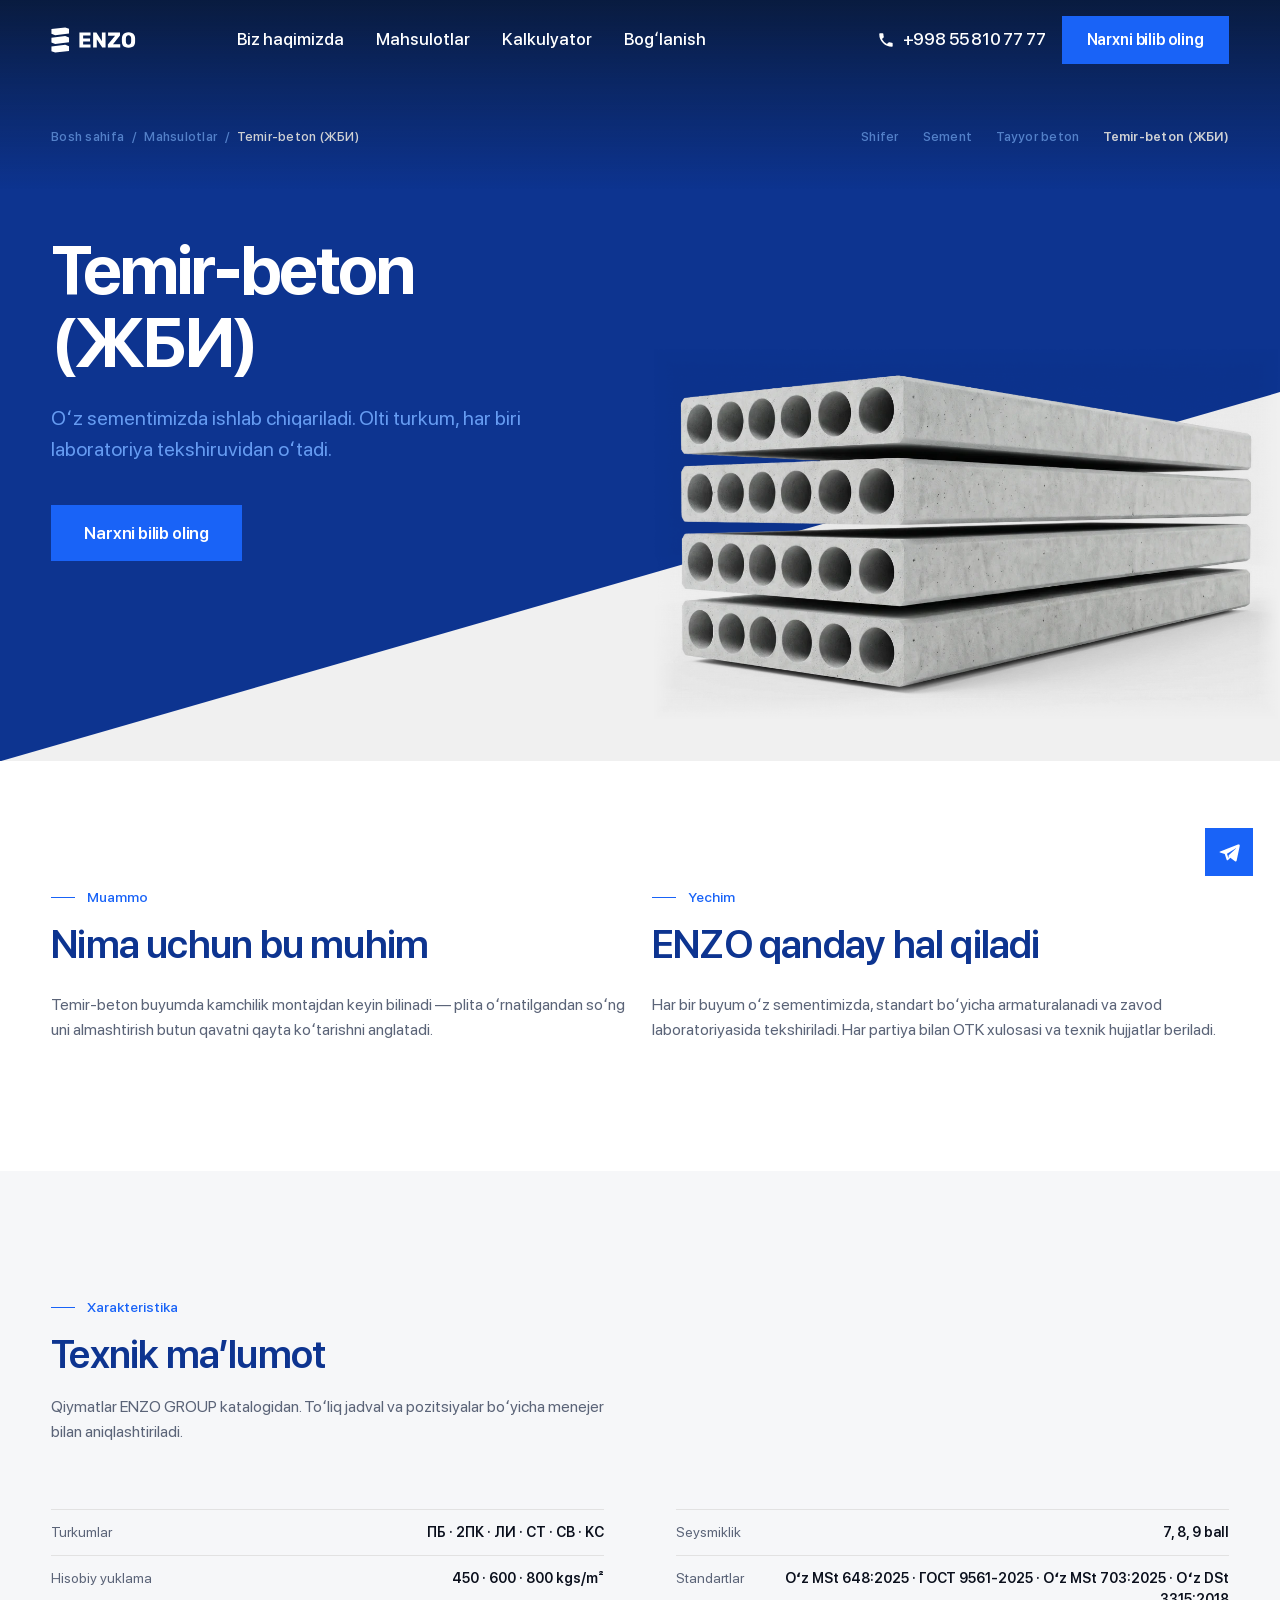
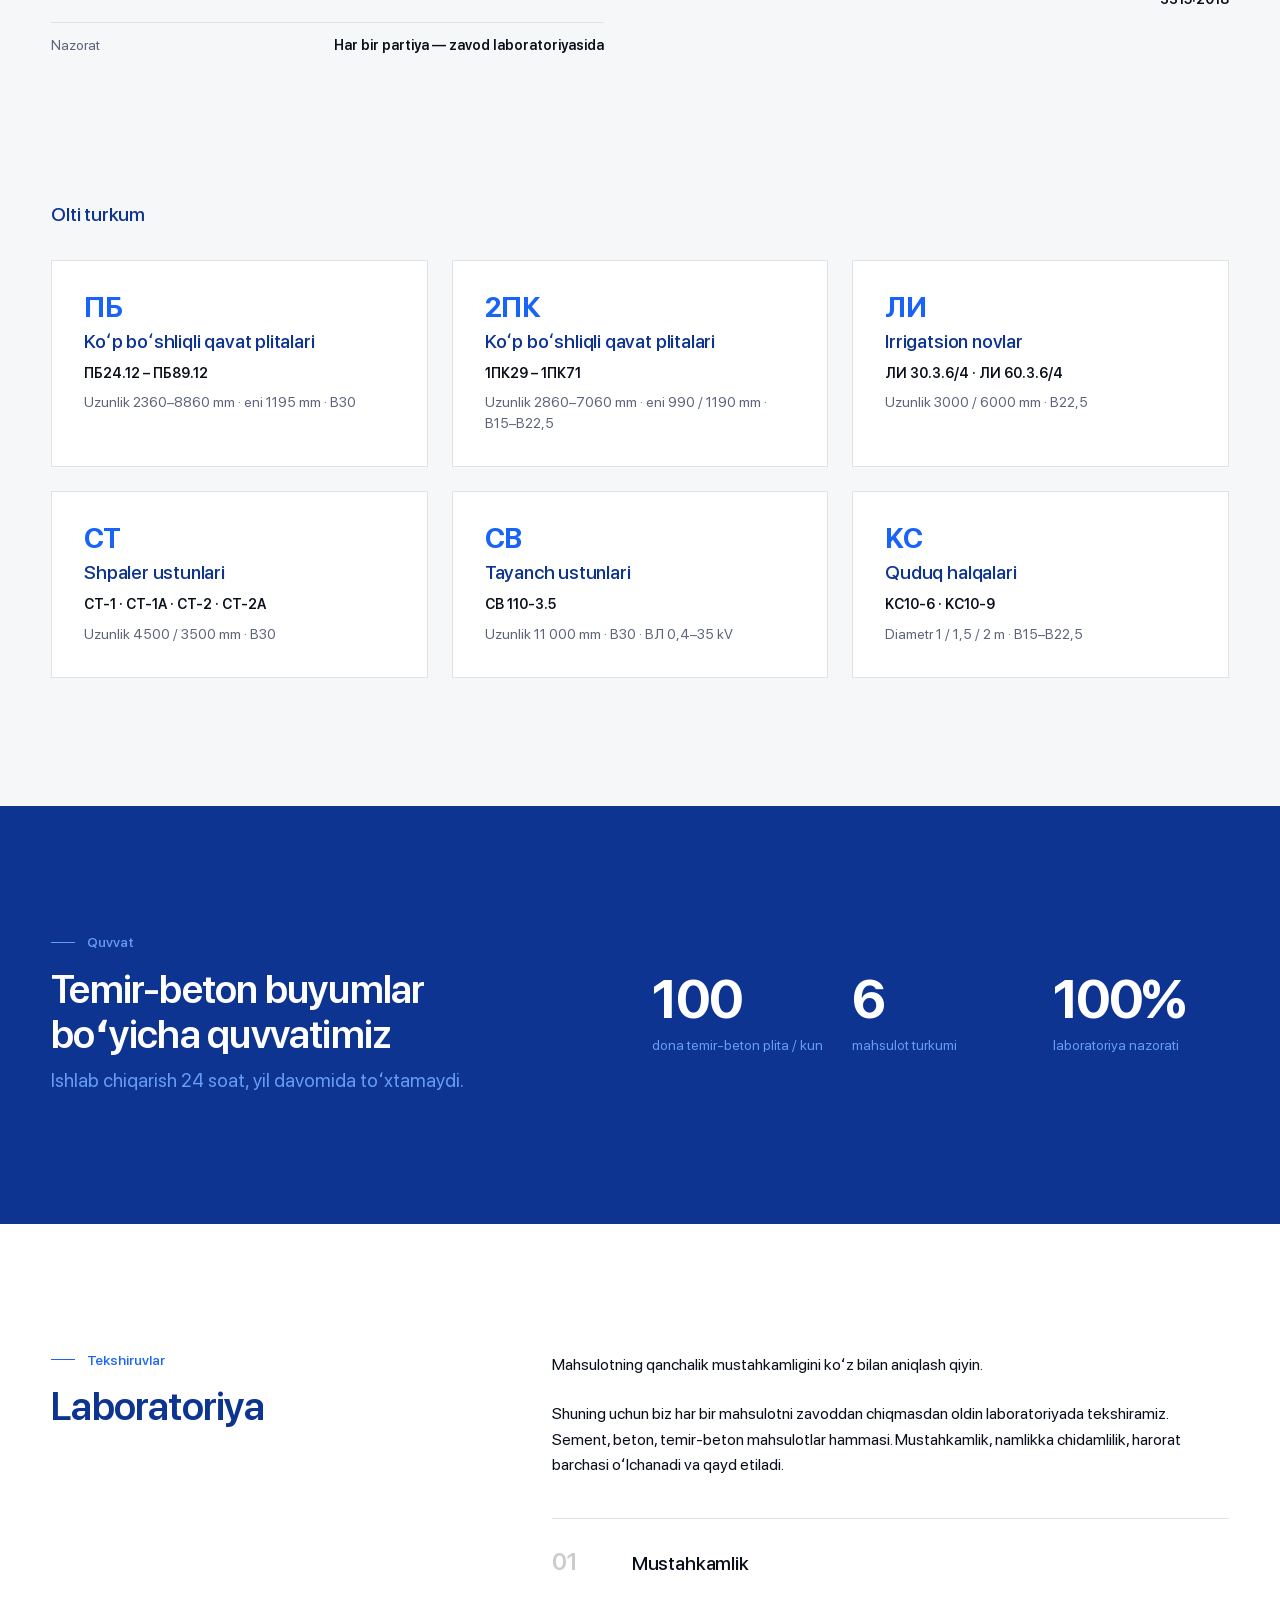
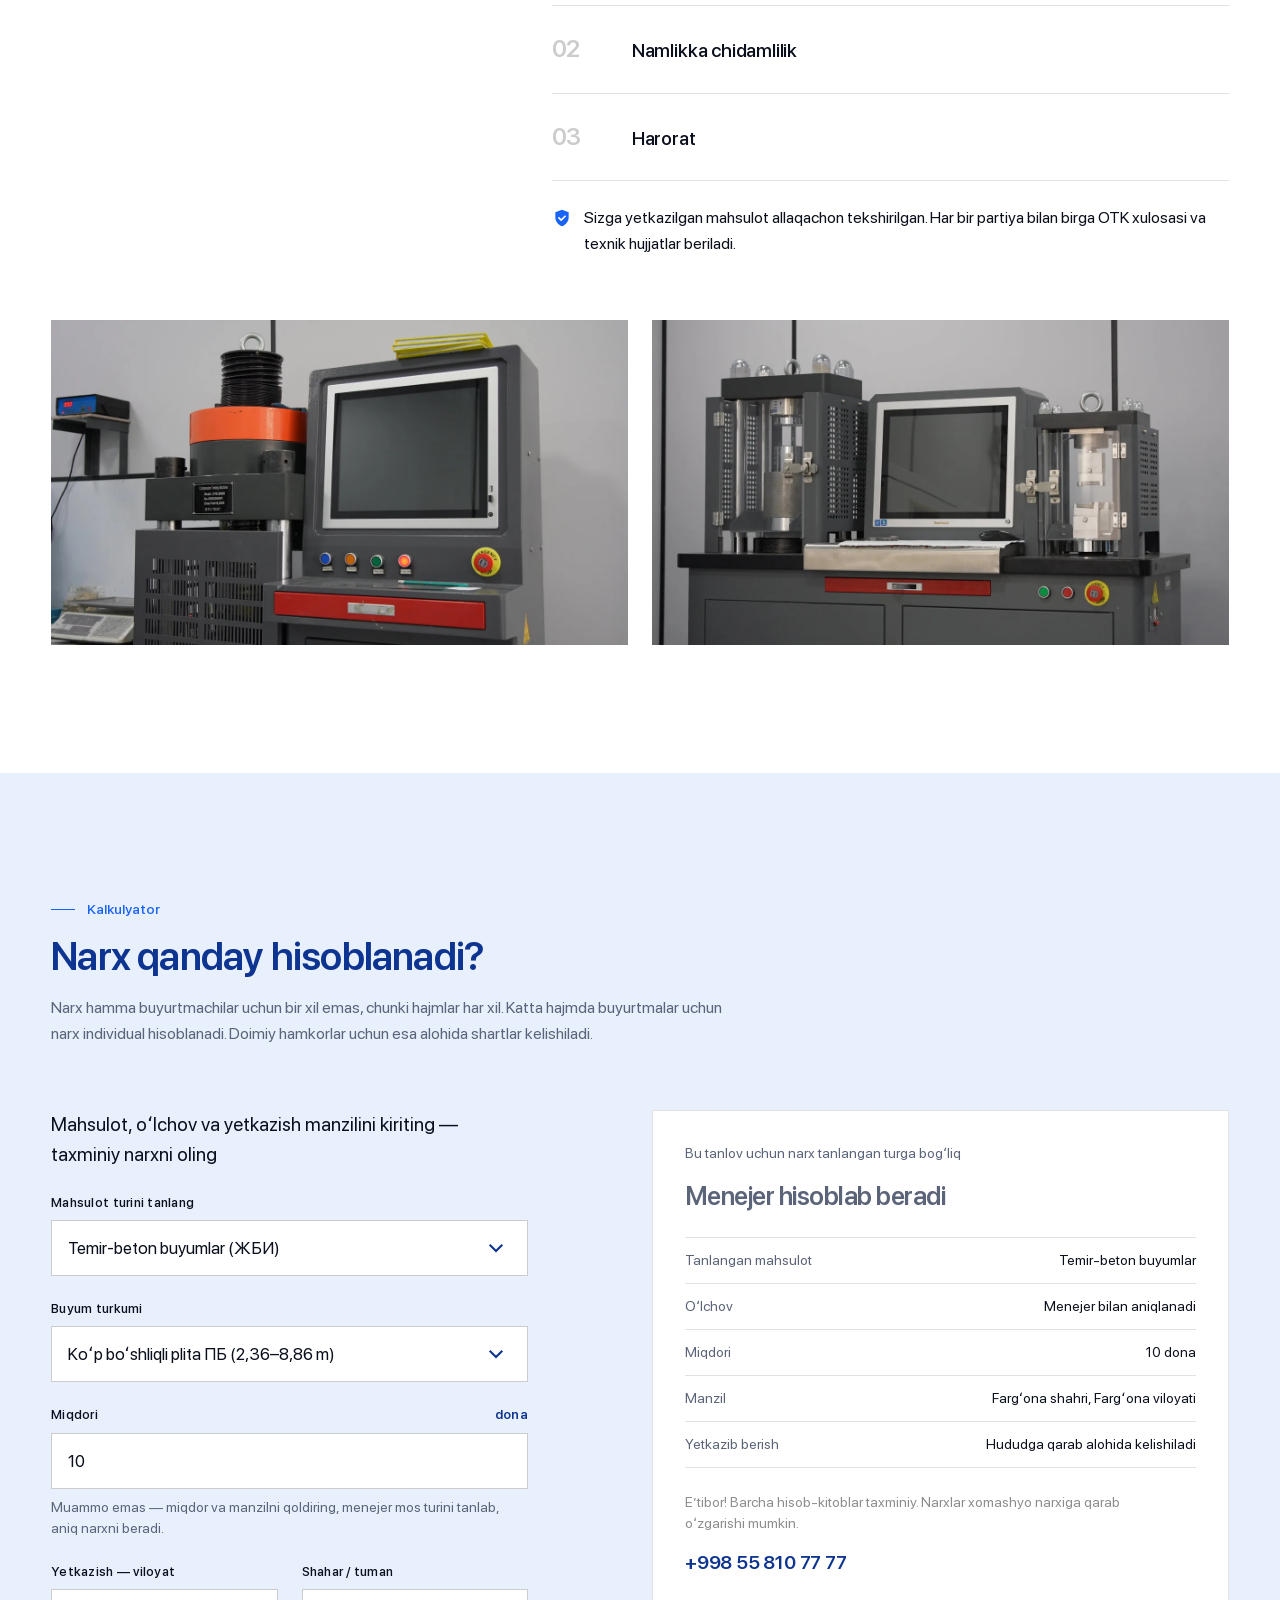
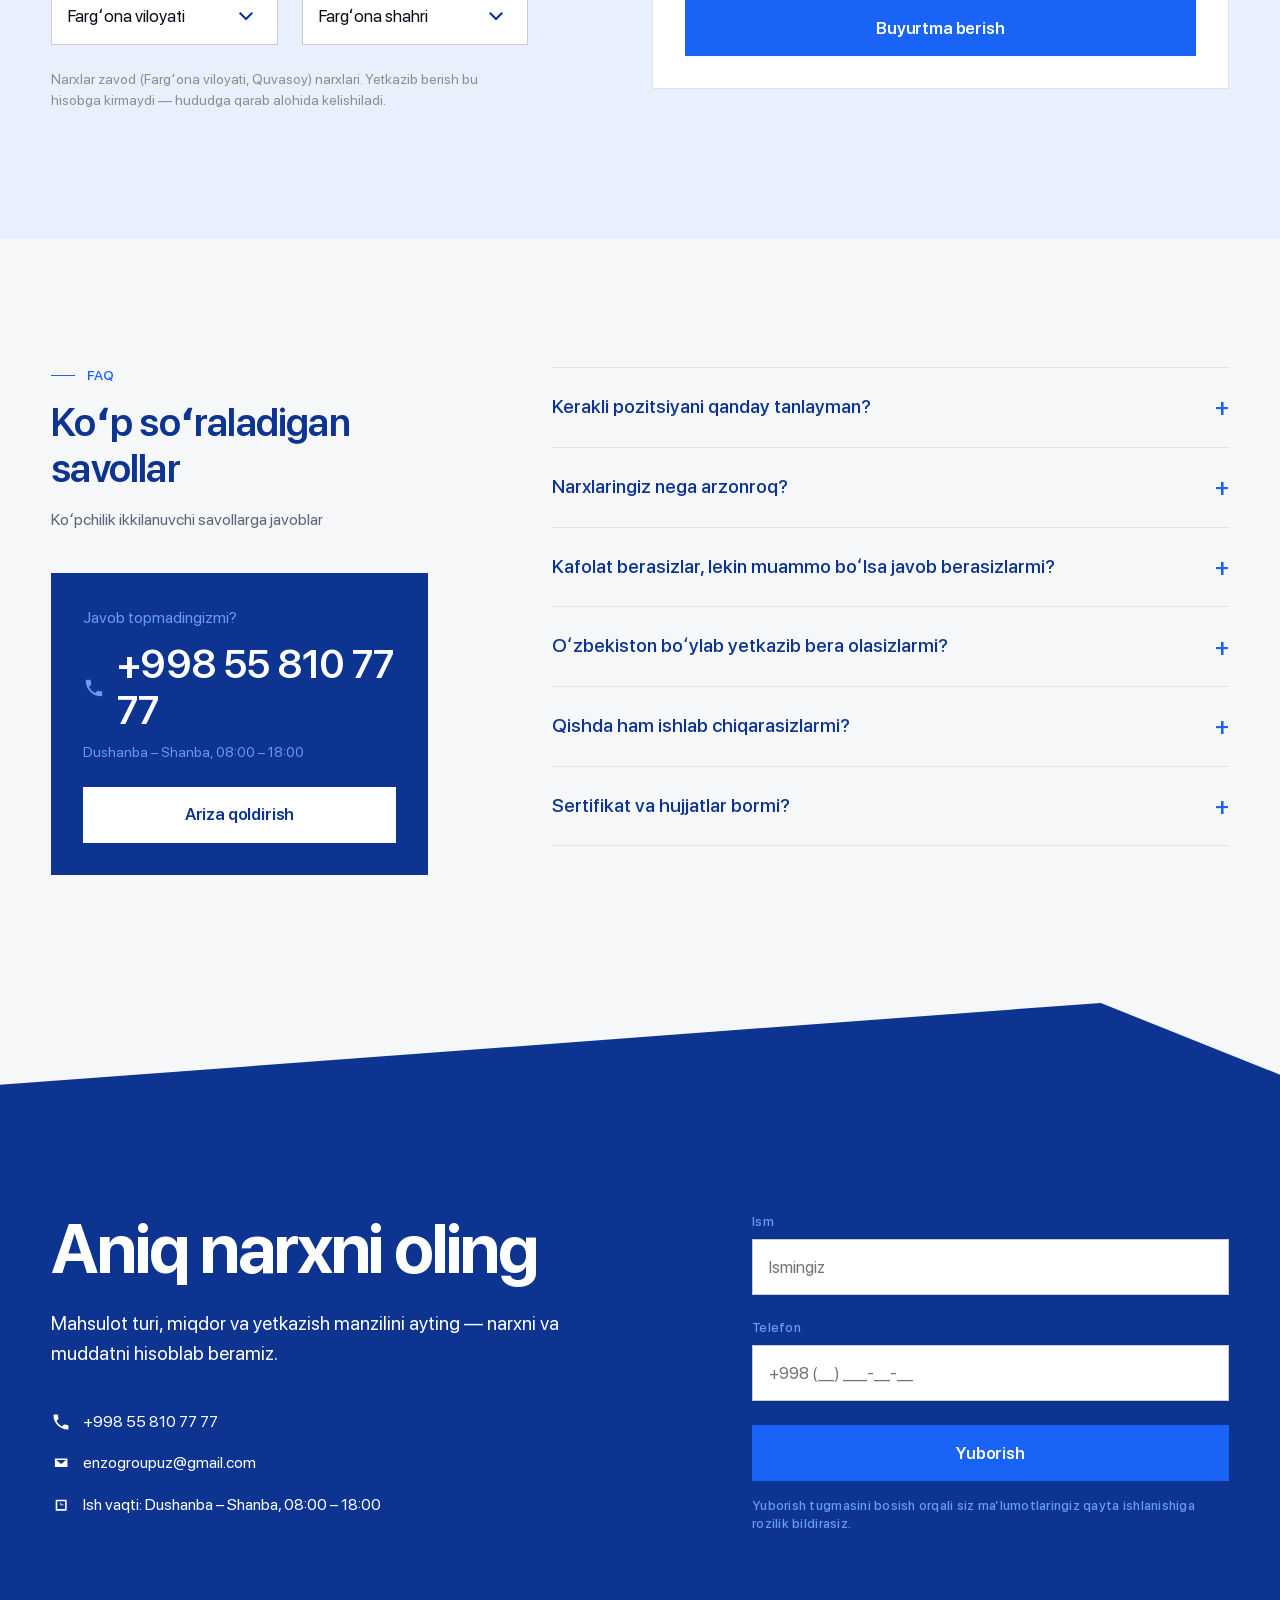
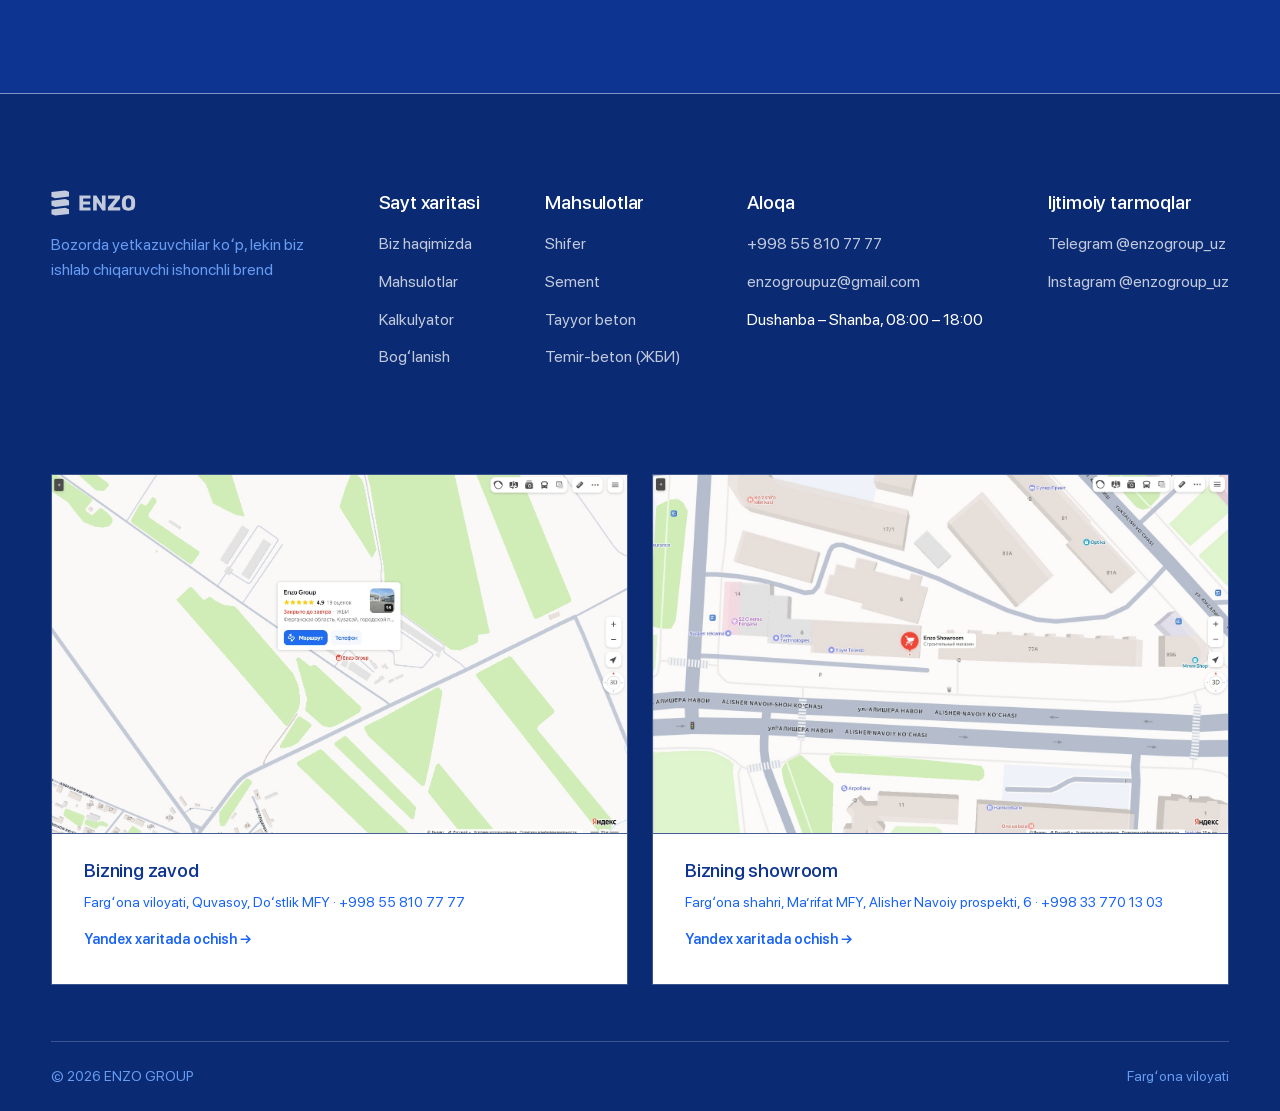
<file: jbi/index.html>
<!DOCTYPE html>
<html lang="uz">
<head>
<meta charset="UTF-8">
<meta name="viewport" content="width=device-width, initial-scale=1">
<title>Temir-beton buyumlar — ПБ, 2ПК, ЛИ, CT, CB, KC | ENZO GROUP</title>
<meta name="description" content="Koʻp boʻshliqli qavat plitalari ПБ va 2ПК, irrigatsion novlar ЛИ, shpaler va tayanch ustunlari, quduq halqalari. Kuniga 100 dona plita.">
<link rel="preload" href="../assets/fonts/SFProDisplay-Bold.woff2" as="font" type="font/woff2" crossorigin>
<link rel="preload" href="../assets/fonts/SFProDisplay-Regular.woff2" as="font" type="font/woff2" crossorigin>
<link rel="stylesheet" href="../css/style.css?v=20260822a">
<script>
/* Kirish animatsiyasi — ko'rsatilsinmi? Qaror sahifa chizilishidan oldin
   qabul qilinadi, shuning uchun skript `<head>` da va tashqi fayl emas.

   Uchta holatda ko'rsatilmaydi:
   1. Sessiyada allaqachon ko'rilgan — mahsulot sahifasiga o'tganda uni
      har safar qayta ko'rish charchatadi;
   2. Foydalanuvchi harakatni kamaytirishni so'ragan;
   3. Sahifa ichki havola (#) bilan ochilgan — u yerda odam aniq bir
      bo'limga kelayapti, parda esa uni to'sib qo'yardi. */
(function () {
  try {
    if (sessionStorage.getItem('enzo-intro')) return;
    if (matchMedia('(prefers-reduced-motion: reduce)').matches) return;
    if (location.hash) return;
    /* ✎ Reklamadan kelgan odam pardani ko'rmaydi (2026-08-22). Havolada
       utm_ bo'lsa — bu bosilgan reklama; unga to'langan 2,4 soniyani
       logotip animatsiyasiga sarflash to'g'ri emas, u nima va'da
       qilinganini darrov ko'rishi kerak. */
    if (location.search.indexOf('utm_') > -1) return;
    sessionStorage.setItem('enzo-intro', '1');
    var root = document.documentElement;
    root.classList.add('has-intro');

    /* Scroll qulfini SHU SKRIPT ochadi, main.js emas. Sabab: qulf shu
       yerda qo'yiladi — agar uni ochish boshqa faylga qoldirilsa va o'sha
       fayl yuklanmasa (tarmoq uzilishi, keshdagi eski nusxa), sahifa
       butunlay scroll qilinmaydigan bo'lib qolardi. Bu kirish
       animatsiyalarining klassik falokati.

       2700 ms — parda 1900 + 450 ms da so'nadi, ustiga zaxira. */
    setTimeout(function () { root.classList.remove('has-intro'); }, 2700);
  } catch (e) { /* sessionStorage yopiq bo'lsa — animatsiya shunchaki bo'lmaydi */ }
})();
</script>
</head>
<body>

<!-- Kirish animatsiyasi. Ko'rinishi `html.has-intro` ga bog'liq (yuqoridagi
     skript qo'yadi), YO'QOLISHI esa sof CSS animatsiyasi bilan bo'ladi
     (`style.css` §22). Shuning uchun JS ishlamay qolsa ham parda ekranda
     osilib qolmaydi — bu eng muhim shart.

     Video: 1920×1080, 5 s. Logotip ~2,4 s da to'liq shakllanadi, qolgani
     ushlab turish — shuning uchun parda 2,4 s da so'na boshlaydi, videoning
     oxirigacha kutilmaydi.

     Fon `#354a92` — videoning O'Z foni (o'lchandi). Shuning uchun
     `object-fit:contain` da yon tomonlarda chegara ko'rinmaydi. -->
<div class="intro" id="intro" aria-hidden="true">
  <video class="intro__v" src="../assets/video/enzo-logo.mp4"
         autoplay muted playsinline preload="auto"
         onloadedmetadata="this.playbackRate=1.5"></video>
</div>


<!-- SVG ikonka to'plami (assets/icons/ dan) -->
<svg width="0" height="0" style="position:absolute" aria-hidden="true">
  <!-- Ovoz — zavod videosidagi «Ovozni yoqish» tugmasi uchun (§5.3).
       190×190 quti, 7,44px moduli — qolgan ENZO ikonkalari bilan bir tizimda. -->
  <symbol id="i-sound" viewBox="0 0 190 190"><path fill="currentColor" d="M74.4,74.4h-22.32v41.2h22.32l29.76,26.04V48.36l-29.76,26.04ZM119.04,74.4v41.2c7.44-5.16,11.16-12.4,11.16-20.6s-3.72-15.44-11.16-20.6ZM119.04,44.64v14.88c14.88,7.44,22.32,20.6,22.32,35.48s-7.44,28.04-22.32,35.48v14.88c22.32-8.68,37.2-27.8,37.2-50.36s-14.88-41.68-37.2-50.36Z"/></symbol>
  <!-- ENZO logotipi — identity/enzo.svg dan olingan haqiqiy vektor
       (mijoz qarori, 2026-08-20). Avval belgi CSS bilan uchta tekis chiziq
       qilib chizilgandi; brendning o'z belgisi esa uchta QIYA plita —
       ustma-ust taxlangan shifer varaqlari. `currentColor`: sarhad hero
       ustida oq, scroll'dan keyin ko'k bo'ladi. -->
  <symbol id="i-enzo" viewBox="-2 -2 384.20 118.06">
    <g fill="currentColor" transform="translate(-7690.23 -4876.67)">
    <polygon points="7753.04 4876.67 7690.23 4883.85 7690.23 4905.63 7707.27 4911.92 7770.07 4904.74 7770.07 4882.96 7753.04 4876.67 7753.04 4876.67"/>
    <polygon points="7753.04 4916.07 7690.23 4923.26 7690.23 4945.03 7707.27 4951.33 7770.07 4944.14 7770.07 4922.37 7753.04 4916.07 7753.04 4916.07"/>
    <polygon points="7753.04 4955.48 7690.23 4962.66 7690.23 4984.44 7707.27 4990.73 7770.07 4983.55 7770.07 4961.77 7753.04 4955.48 7753.04 4955.48"/>
    <polygon points="7817.28 4967.8 7817.28 4899.6 7867.66 4899.6 7867.66 4913.63 7834.14 4913.63 7834.14 4926.78 7865.51 4926.78 7865.51 4940.23 7834.14 4940.23 7834.14 4953.77 7867.66 4953.77 7867.66 4967.8 7817.28 4967.8 7817.28 4967.8"/>
    <polygon points="7879.54 4967.8 7879.54 4899.6 7894.43 4899.6 7919.4 4938.87 7919.4 4899.6 7935.96 4899.6 7935.96 4967.8 7921.1 4967.8 7896.11 4929.9 7896.11 4967.8 7879.54 4967.8 7879.54 4967.8"/>
    <polygon points="7946.48 4967.8 7946.48 4954.11 7979.32 4914.12 7947.36 4914.12 7947.36 4899.6 8001.44 4899.7 8001.44 4913.21 7969.67 4953.09 8002.61 4953.09 8002.61 4967.8 7946.48 4967.8 7946.48 4967.8"/>
    <path d="M8040.22,4968.78c-5.98,0-11.17-.97-15.59-2.92-4.42-1.95-7.86-4.89-10.33-8.82-2.47-3.93-3.83-8.85-4.09-14.76-.07-2.79-.1-5.6-.1-8.43s.03-5.63.1-8.43c.26-5.84,1.64-10.77,4.14-14.76,2.5-4,5.97-7,10.43-9.01,4.45-2.01,9.6-3.02,15.44-3.02s11.08,1.01,15.49,3.02c4.42,2.01,7.89,5.02,10.43,9.01,2.53,4,3.9,8.92,4.09,14.76.13,2.79.19,5.6.19,8.43s-.07,5.64-.19,8.43c-.19,5.91-1.54,10.83-4.04,14.76-2.5,3.93-5.96,6.87-10.38,8.82-4.42,1.95-9.61,2.92-15.59,2.92h0ZM8040.22,4954.75c3.44,0,6.25-1.04,8.43-3.12,2.18-2.08,3.33-5.39,3.46-9.94.13-2.86.19-5.55.19-8.09s-.06-5.16-.19-7.89c-.13-3.05-.7-5.54-1.7-7.45-1.01-1.92-2.39-3.33-4.14-4.24-1.75-.91-3.77-1.36-6.04-1.36s-4.19.45-5.94,1.36c-1.75.91-3.15,2.32-4.19,4.24s-1.62,4.4-1.75,7.45c-.07,2.73-.1,5.36-.1,7.89s.03,5.23.1,8.09c.19,4.55,1.38,7.86,3.56,9.94,2.18,2.08,4.95,3.12,8.33,3.12h0Z"/>
  </g>
  </symbol>
  <symbol id="i-phone" viewBox="0 0 24 24"><path fill="currentColor" d="M6.6 10.8a15.1 15.1 0 0 0 6.6 6.6l2.2-2.2a1 1 0 0 1 1-.25c1.1.37 2.3.57 3.5.57a1 1 0 0 1 1 1V20a1 1 0 0 1-1 1A17 17 0 0 1 3 4a1 1 0 0 1 1-1h3.5a1 1 0 0 1 1 1c0 1.2.2 2.4.57 3.5a1 1 0 0 1-.25 1l-2.22 2.3Z"/></symbol>
  <symbol id="i-shield" viewBox="0 0 24 24"><path fill="currentColor" d="M12 2 4 5v6.5c0 4.6 3.4 8.9 8 10.5 4.6-1.6 8-5.9 8-10.5V5l-8-3Zm-1 14-4-4 1.4-1.4L11 13.2l4.6-4.6L17 10l-6 6Z"/></symbol>
  <symbol id="i-chat" viewBox="0 0 24 24"><path fill="currentColor" d="M3 3h18v14H7l-4 4V3Z"/></symbol>
  <symbol id="i-pin" viewBox="0 0 24 24"><path fill="currentColor" d="M12 2a7 7 0 0 0-7 7c0 5.2 7 13 7 13s7-7.8 7-13a7 7 0 0 0-7-7Zm0 9.5A2.5 2.5 0 1 1 12 6.5a2.5 2.5 0 0 1 0 5Z"/></symbol>
  <!-- Mahsulot ikonkalari — ENZO uchun yangi chizildi.
       Identity uslubi: 190×190 quti, koordinatalar 7.44px moduli karrali,
       to'ldirilgan (solid), fill-rule evenodd. assets/icons/ da saqlangan. -->
  <symbol id="i-shifer" viewBox="0 0 190 190"><path fill="currentColor" fill-rule="evenodd" clip-rule="evenodd" d="M29.76,111.6l22.32-22.32,22.32,22.32,22.32-22.32,22.32,22.32,22.32-22.32,22.32,22.32v22.32l-22.32-22.32-22.32,22.32-22.32-22.32-22.32,22.32-22.32-22.32-22.32,22.32v-22.32h0Z"/></symbol>
  <symbol id="i-sement" viewBox="0 0 190 190"><path fill="currentColor" fill-rule="evenodd" clip-rule="evenodd" d="M52.08,44.64h89.28v14.88H52.08v-14.88h0ZM59.52,59.52h74.4v96.72H59.52V59.52h0ZM74.4,96.72h44.64v14.88h-44.64v-14.88h0Z"/></symbol>
  <symbol id="i-beton" viewBox="0 0 190 190"><path fill="currentColor" fill-rule="evenodd" clip-rule="evenodd" d="M44.64,44.64h104.16l-37.2,59.52h-29.76L44.64,44.64h0ZM89.28,104.16h14.88v14.88h-14.88v-14.88h0ZM52.08,156.24l44.64-37.2,44.64,37.2H52.08Z"/></symbol>
  <symbol id="i-plita" viewBox="0 0 190 190"><path fill="currentColor" fill-rule="evenodd" clip-rule="evenodd" d="M37.2,74.4h119.04v44.64H37.2v-44.64h0ZM59.52,89.28h14.88v14.88h-14.88v-14.88h0ZM89.28,89.28h14.88v14.88h-14.88v-14.88h0ZM119.04,89.28h14.88v14.88h-14.88v-14.88h0Z"/></symbol>
  <symbol id="i-envelope" viewBox="0 0 190 190"><path fill="currentColor" fill-rule="evenodd" clip-rule="evenodd" d="M37.2,52.08h119.04v81.84H37.2V52.08h0ZM52.08,66.96l44.64,37.2,44.64-37.2H52.08Z"/></symbol>
  <symbol id="i-play" viewBox="0 0 190 190"><path fill="currentColor" d="M66.96,44.64l74.4,50.36-74.4,50.36V44.64Z"/></symbol>
  <symbol id="i-prev" viewBox="0 0 190 190"><path fill="currentColor" d="M123.04,44.64v100.72l-74.4-50.36,74.4-50.36Z"/></symbol>
  <symbol id="i-next" viewBox="0 0 190 190"><path fill="currentColor" d="M66.96,44.64l74.4,50.36-74.4,50.36V44.64Z"/></symbol>
  <!-- Zavod · laboratoriya · yetkazib berish — bento uchun yangi chizildi.
       Xuddi mahsulot ikonkalari kabi: 190×190, 7.44px moduli, to'ldirilgan. -->
  <symbol id="i-zavod" viewBox="0 0 190 190"><path fill="currentColor" d="M29.76,148.8v-52.08l29.76-14.88v14.88l29.76-14.88v14.88l29.76-14.88V44.64h37.2v104.16H29.76Z"/></symbol>
  <symbol id="i-lab" viewBox="0 0 190 190"><path fill="currentColor" d="M74.4,37.2h37.2v14.88h-7.44v22.32l29.76,59.52v14.88H52.08v-14.88l29.76-59.52v-22.32h-7.44v-14.88Z"/></symbol>
  <symbol id="i-truck" viewBox="0 0 190 190"><path fill="currentColor" d="M29.76,66.96h81.84v66.96H29.76v-66.96ZM119.04,89.28h14.88l22.32,29.76v14.88h-37.2v-44.64ZM44.64,133.92h22.32v14.88h-22.32v-14.88ZM111.6,133.92h22.32v14.88h-22.32v-14.88Z"/></symbol>
  <symbol id="i-clock" viewBox="0 0 190 190"><path fill="currentColor" fill-rule="evenodd" clip-rule="evenodd" d="M44.64,44.64h104.16v104.16H44.64V44.64h0ZM59.52,59.52v74.4h74.4V59.52H59.52h0ZM89.28,74.4h7.44v14.88h22.32v7.44h-29.76v-22.32h0Z"/></symbol>
</svg>

<!-- ═══ HEADER ═════════════════════════════════════════════════════════ -->
<header class="header" id="header">
  <div class="container header__inner">

    <a class="logo" href="../#home" aria-label="ENZO GROUP — bosh sahifa">
      <svg class="logo__svg" aria-hidden="true"><use href="#i-enzo"/></svg>
    </a>

    <nav class="nav" aria-label="Asosiy navigatsiya">
      <a href="../#about-us">Biz haqimizda</a>
      <a href="../#mainproducts">Mahsulotlar</a>
      <a href="#calculator">Kalkulyator</a>
      <a href="#form">Bogʻlanish</a>
    </nav>

    <div class="header__actions">
      <a class="header__phone" href="tel:+998558107777"><svg aria-hidden="true"><use href="#i-phone"/></svg>+998 55 810 77 77</a>
      <a class="header__phone-icon" href="tel:+998558107777" aria-label="Qoʻngʻiroq qilish">
        <svg aria-hidden="true"><use href="#i-phone"/></svg>
      </a>
      <a class="btn btn--primary btn--sm header__cta" href="#calculator">Narxni bilib oling</a>
      <button class="burger" id="burger" aria-label="Menyu" aria-expanded="false" aria-controls="menu">
        <span></span><span></span><span></span>
      </button>
    </div>

  </div>
</header>

<nav class="menu" id="menu" aria-label="Mobil navigatsiya">
  <a class="menu__link" href="../#about-us">Biz haqimizda</a>
  <a class="menu__link" href="../#mainproducts">Mahsulotlar</a>
  <a class="menu__link" href="#calculator">Kalkulyator</a>
  <a class="menu__link" href="#form">Bogʻlanish</a>
  <div class="menu__foot">
    <a class="btn btn--on-dark" href="#calculator">Narxni bilib oling</a>
    <a class="menu__phone" href="tel:+998558107777">
      <svg aria-hidden="true"><use href="#i-phone"/></svg> +998 55 810 77 77
    </a>
  </div>
</nav>

<main>

  <!-- ═══ §6.2 · HERO ═══════════════════════════════════════════════════ -->
  <section class="section section--dark phero">
    <div class="phero__shape" aria-hidden="true"></div>
    <div class="container">
      <div class="grid">
        <div class="phero__nav t-caption">
          <nav class="crumbs" aria-label="Nonda yoʻl">
            <a href="../">Bosh sahifa</a><span aria-hidden="true">/</span>
            <a href="../#mainproducts">Mahsulotlar</a><span aria-hidden="true">/</span>
            <span aria-current="page">Temir-beton (ЖБИ)</span>
          </nav>
          <!-- Mahsulot almashtirgichi: alohida qator emas, shu yerda -->
          <ul class="pswitch__list" aria-label="Mahsulotlar">
            <li><a href="../shifer/">Shifer</a></li>
            <li><a href="../sement/">Sement</a></li>
            <li><a href="../beton/">Tayyor beton</a></li>
            <li><a href="./" aria-current="page">Temir-beton (ЖБИ)</a></li>
          </ul>
        </div>
        <div class="phero__copy">
          <h1 class="t-display t-words">Temir-beton (ЖБИ)</h1>
          <p class="t-body-l phero__lead measure">Oʻz sementimizda ishlab chiqariladi. Olti turkum, har biri laboratoriya tekshiruvidan oʻtadi.</p>
          <div class="phero__cta">
            <a class="btn btn--primary" href="#calculator">Narxni bilib oling</a>
          </div>
        </div>
        <figure class="phero__media">
          <img src="../assets/img/mahsulot-jbi.webp" alt="Temir-beton buyumlar (ЖБИ)" loading="eager" width="1400" height="781" fetchpriority="high">
        </figure>
      </div>
    </div>
  </section>


  <!-- ═══ §6.3 · MUAMMO → YECHIM ════════════════════════════════════════ -->
  <section class="section">
    <div class="container">
      <div class="grid">
        <div class="duo__col reveal">
          <p class="overline">Muammo</p>
          <h2 class="t-h2 t-words">Nima uchun bu muhim</h2>
          <p class="t-body duo__text measure">Temir-beton buyumda kamchilik montajdan keyin bilinadi — plita oʻrnatilgandan soʻng uni almashtirish butun qavatni qayta koʻtarishni anglatadi.</p>
        </div>
        <div class="duo__col reveal">
          <p class="overline">Yechim</p>
          <h2 class="t-h2 t-words">ENZO qanday hal qiladi</h2>
          <p class="t-body duo__text measure">Har bir buyum oʻz sementimizda, standart boʻyicha armaturalanadi va zavod laboratoriyasida tekshiriladi. Har partiya bilan OTK xulosasi va texnik hujjatlar beriladi.</p>
        </div>
      </div>
    </div>
  </section>

  <!-- ═══ §6.4 · TEXNIK XARAKTERISTIKA ══════════════════════════════════ -->
  <section class="section section--surface">
    <div class="container">
      <div class="grid">
        <div class="head reveal" style="grid-column:1/-1">
          <p class="overline">Xarakteristika</p>
          <h2 class="t-h2 t-words">Texnik maʼlumot</h2>
          <p class="t-body sub measure">Qiymatlar ENZO GROUP katalogidan. Toʻliq jadval va pozitsiyalar boʻyicha menejer bilan aniqlashtiriladi.</p>
        </div>

        <dl class="specs t-small tech__specs reveal">
            <div><dt>Turkumlar</dt><dd>ПБ · 2ПК · ЛИ · CT · CB · KC</dd></div>
            <div><dt>Seysmiklik</dt><dd>7, 8, 9 ball</dd></div>
            <div><dt>Hisobiy yuklama</dt><dd>450 · 600 · 800 kgs/m²</dd></div>
            <div><dt>Standartlar</dt><dd>Oʻz MSt 648:2025 · ГОСТ 9561-2025 · Oʻz MSt 703:2025 · Oʻz DSt 3315:2018</dd></div>
            <div><dt>Nazorat</dt><dd>Har bir partiya — zavod laboratoriyasida</dd></div>
        </dl>

        <div class="tech__table reveal">
          <h3 class="t-h4 spec-table__cap">Olti turkum</h3>
          <!-- Jadval emas, kartochkalar: qatorlar taqqoslash uchun emas,
               har turkum mustaqil. Jadvalda uzun oʻlchamlar qatorlarni
               bir-biriga yopishtirib yuborardi. -->
          <div class="cards cards--3">
            <article class="card tcard">
              <p class="tcard__kod">ПБ</p>
              <h4 class="t-h4 tcard__nom">Koʻp boʻshliqli qavat plitalari</h4>
              <p class="t-small tcard__marka">ПБ24.12 – ПБ89.12</p>
              <p class="t-small tcard__olcham">Uzunlik 2360–8860 mm · eni 1195 mm · B30</p>
            </article>
            <article class="card tcard">
              <p class="tcard__kod">2ПК</p>
              <h4 class="t-h4 tcard__nom">Koʻp boʻshliqli qavat plitalari</h4>
              <p class="t-small tcard__marka">1ПК29 – 1ПК71</p>
              <p class="t-small tcard__olcham">Uzunlik 2860–7060 mm · eni 990 / 1190 mm · B15–B22,5</p>
            </article>
            <article class="card tcard">
              <p class="tcard__kod">ЛИ</p>
              <h4 class="t-h4 tcard__nom">Irrigatsion novlar</h4>
              <p class="t-small tcard__marka">ЛИ 30.3.6/4 · ЛИ 60.3.6/4</p>
              <p class="t-small tcard__olcham">Uzunlik 3000 / 6000 mm · B22,5</p>
            </article>
            <article class="card tcard">
              <p class="tcard__kod">CT</p>
              <h4 class="t-h4 tcard__nom">Shpaler ustunlari</h4>
              <p class="t-small tcard__marka">CT-1 · CT-1A · CT-2 · CT-2A</p>
              <p class="t-small tcard__olcham">Uzunlik 4500 / 3500 mm · B30</p>
            </article>
            <article class="card tcard">
              <p class="tcard__kod">CB</p>
              <h4 class="t-h4 tcard__nom">Tayanch ustunlari</h4>
              <p class="t-small tcard__marka">CB 110-3.5</p>
              <p class="t-small tcard__olcham">Uzunlik 11 000 mm · B30 · ВЛ 0,4–35 kV</p>
            </article>
            <article class="card tcard">
              <p class="tcard__kod">KC</p>
              <h4 class="t-h4 tcard__nom">Quduq halqalari</h4>
              <p class="t-small tcard__marka">KC10-6 · KC10-9</p>
              <p class="t-small tcard__olcham">Diametr 1 / 1,5 / 2 m · B15–B22,5</p>
            </article>
          </div>
        </div>
        </div>
      </div>
    </div>
  </section>

  <!-- ═══ §6.5 · ISHLAB CHIQARISH QUVVATI ═══════════════════════════════ -->
  <section class="section section--dark">
    <div class="container">
      <div class="grid">
        <div class="capacity__head head reveal">
          <p class="overline overline--on-dark">Quvvat</p>
          <h2 class="t-h2 t-words">Temir-beton buyumlar boʻyicha quvvatimiz</h2>
          <p class="t-body-l sub">Ishlab chiqarish 24 soat, yil davomida toʻxtamaydi.</p>
        </div>
        <div class="capacity__nums capacity__nums--3 reveal">
          <div><div class="cap__num">100</div><div class="t-small cap__unit">dona temir-beton plita / kun</div></div>
          <div><div class="cap__num">6</div><div class="t-small cap__unit">mahsulot turkumi</div></div>
          <div><div class="cap__num">100%</div><div class="t-small cap__unit">laboratoriya nazorati</div></div>
        </div>
      </div>
    </div>
  </section>

  <!-- ═══ §5.7 · LABORATORIYA ═══════════════════════════════════════════ -->
  <section class="section">
    <div class="container">
      <div class="grid">
        <div class="head reveal">
          <p class="overline">Tekshiruvlar</p>
          <h2 class="t-h2 t-words">Laboratoriya</h2>
        </div>

        <div class="body-col reveal">
          <p class="t-body measure">Mahsulotning qanchalik mustahkamligini koʻz bilan aniqlash qiyin.</p>
          <p class="t-body measure" style="margin-top:var(--s-24)">Shuning uchun biz har bir mahsulotni zavoddan chiqmasdan oldin laboratoriyada tekshiramiz. Sement, beton, temir-beton mahsulotlar hammasi. Mustahkamlik, namlikka chidamlilik, harorat barchasi oʻlchanadi va qayd etiladi.</p>

          <div class="steps">
            <div class="step"><div class="step__n">01</div><div><h3 class="t-h4">Mustahkamlik</h3></div></div>
            <div class="step"><div class="step__n">02</div><div><h3 class="t-h4">Namlikka chidamlilik</h3></div></div>
            <div class="step"><div class="step__n">03</div><div><h3 class="t-h4">Harorat</h3></div></div>
          </div>

          <div class="with-icon">
            <svg aria-hidden="true"><use href="#i-shield"/></svg>
            <p class="t-body measure">Sizga yetkazilgan mahsulot allaqachon tekshirilgan. Har bir partiya bilan birga OTK xulosasi va texnik hujjatlar beriladi.</p>
          </div>
        </div>

        <div class="media-pair reveal">
          <figure class="ph"><img src="../assets/img/lab-press.webp" alt="Zavod laboratoriyasidagi press-mashina" loading="lazy" width="1280" height="720"></figure>
          <figure class="ph"><img src="../assets/img/lab-sinov.webp" alt="Namuna sinov uskunasi" loading="lazy" width="1280" height="720"></figure>
        </div>

      </div>
    </div>
  </section>

  <!-- ═══ §5.13 · KALKULYATOR ═══════════════════════════════════════════ -->
  <section class="section" id="calculator" style="background:var(--enzo-100)">
    <div class="container">
      <div class="grid">
        <div class="head reveal" style="grid-column:1/-1">
          <p class="overline">Kalkulyator</p>
          <h2 class="t-h2 t-words">Narx qanday hisoblanadi?</h2>
          <p class="t-body sub measure">Narx hamma buyurtmachilar uchun bir xil emas, chunki hajmlar har xil. Katta hajmda buyurtmalar uchun narx individual hisoblanadi. Doimiy hamkorlar uchun esa alohida shartlar kelishiladi.</p>
        </div>

        <form class="calc__controls reveal" id="calc" data-default="jbi">
          <p class="t-body-l" style="margin-bottom:var(--s-24)">Mahsulot, oʻlchov va yetkazish manzilini kiriting — taxminiy narxni oling</p>

          <div class="field">
            <label class="t-caption" for="c-product">Mahsulot turini tanlang</label>
            <select id="c-product">
              <option value="shifer">Shifer</option>
              <option value="sement">Sement</option>
              <option value="beton">Tayyor beton</option>
              <option value="jbi">Temir-beton buyumlar (ЖБИ)</option>
            </select>
          </div>

          <!-- Har mahsulotning oʻz oʻlchov savoli — faqat tanlangani koʻrinadi -->
          <!-- ✎ Shifer endi tanlov (mijoz narxlari, 2026-08-21): ikki xil
               shifer sotiladi va narxi har xil. -->
          <div class="field" id="f-shifer" hidden>
            <label class="t-caption" for="c-shifer">Shifer turi</label>
            <select id="c-shifer">
              <option value="enzo">ENZO shifer · 1750 × 1130 mm · 8 toʻlqin</option>
              <option value="chek">Chek shifer · 1750 × 1130 mm · 8 toʻlqin</option>
            </select>
          </div>

          <div class="field" id="f-sement" hidden>
            <label class="t-caption" for="c-sement">Sement turi va markasi</label>
            <select id="c-sement">
              <option value="optima-qop">ENZO Optima M450 · qopli (50 kg)</option>
              <option value="extra-qop">ENZO EXTRA M550 · qopli (50 kg)</option>
              <option value="optima-naval">ENZO Optima M450 · naval</option>
              <option value="extra-naval">ENZO EXTRA M550 · naval</option>
              <option value="?">Bilmayman — menejer tanlashga yordam beradi</option>
            </select>
          </div>

          <div class="field" id="f-marka" hidden>
            <label class="t-caption" for="c-marka">Beton markasi</label>
            <select id="c-marka">
              <option>M100</option><option>M150</option><option>M200</option>
              <option>M250</option><option>M300</option><option>M350</option>
              <option>M400</option><option>M450</option><option>M500</option>
              <option value="?">Bilmayman — menejer tanlashga yordam beradi</option>
            </select>
          </div>

          <div class="field" id="f-jbi" hidden>
            <label class="t-caption" for="c-jbi">Buyum turkumi</label>
            <select id="c-jbi">
              <option value="pb">Koʻp boʻshliqli plita ПБ (2,36–8,86 m)</option>
              <option value="pk2">Koʻp boʻshliqli plita 2ПК (2,86–7,06 m)</option>
              <option value="li60">Irrigatsion nov ЛИ 60.3.6/4 (6 m)</option>
              <option value="li30">Irrigatsion nov ЛИ 30.3.6/4 (3 m)</option>
              <option value="ct">Shpaler ustuni CT</option>
              <option value="?">Bilmayman — menejer tanlashga yordam beradi</option>
            </select>
          </div>


          <!-- 2ПК plitasi tanlansa — aniq oʻlcham. Narxlar mijoz
               roʻyxatidan (2026-08-21): uzunlik va kenglik boʻyicha. -->
          <div class="field" id="f-pk2" hidden>
            <label class="t-caption" for="c-pk2">Plita oʻlchami (uzunlik × kenglik)</label>
            <select id="c-pk2"></select>
          </div>

          <div class="field">
            <label class="t-caption" for="c-qty">Miqdori <span class="field__val" id="v-unit">dona</span></label>
            <input type="number" id="c-qty" min="1" step="1" value="100" inputmode="numeric">
            <p class="t-small calc__hint" id="c-hint"></p>
          </div>

          <div class="field2">
            <div class="field">
              <label class="t-caption" for="c-region">Yetkazish — viloyat</label>
              <select id="c-region"></select>
            </div>
            <div class="field">
              <label class="t-caption" for="c-district">Shahar / tuman</label>
              <select id="c-district"></select>
            </div>
          </div>

          <p class="t-small calc__note">Narxlar zavod (Fargʻona viloyati, Quvasoy) narxlari. Yetkazib berish bu hisobga kirmaydi — hududga qarab alohida kelishiladi.</p>
        </form>

        <aside class="calc__result reveal">
          <p class="t-small" id="c-cap" style="color:var(--ink-60)">Sizning konfiguratsiyangiz uchun taxminiy narx</p>
          <div class="t-stat calc__price" id="c-price" style="font-size:clamp(36px,4.5vw,64px)">— soʻm</div>

          <ul class="calc__list t-small">
            <li><span>Tanlangan mahsulot</span><span id="o-product">Shifer</span></li>
            <li><span>Oʻlchov</span><span id="o-spec">—</span></li>
            <li><span>Miqdori</span><span id="o-qty">—</span></li>
            <li><span>Manzil</span><span id="o-addr">—</span></li>
            <li><span>Yetkazib berish</span><span id="o-ship">—</span></li>
          </ul>

          <p class="t-small calc__note">Eʼtibor! Barcha hisob-kitoblar taxminiy. Narxlar xomashyo narxiga qarab oʻzgarishi mumkin.</p>
          <a class="t-h4" href="tel:+998558107777" style="display:block;margin-top:var(--s-16);color:var(--enzo-800);font-weight:600">+998 55 810 77 77</a>
          <a class="btn btn--primary" href="#form">Buyurtma berish</a>
        </aside>
      </div>
    </div>
  </section>

  <!-- ═══ §6.8 · FAQ ════════════════════════════════════════════════════ -->
  <section class="section section--surface">
    <div class="container">
      <div class="grid">
        <div class="head faq__head reveal">
          <p class="overline">FAQ</p>
          <h2 class="t-h2 t-words">Koʻp soʻraladigan savollar</h2>
          <p class="t-body sub">Koʻpchilik ikkilanuvchi savollarga javoblar</p>
          <div class="faq__aside">
            <p class="t-body faq__aside-lead">Javob topmadingizmi?</p>
            <a class="faq__aside-tel" href="tel:+998558107777">
              <svg aria-hidden="true"><use href="#i-phone"/></svg>
              <span class="t-h2">+998 55 810 77 77</span>
            </a>
            <p class="t-small faq__aside-note">Dushanba – Shanba, 08:00 – 18:00</p>
            <a class="btn btn--on-dark" href="#form">Ariza qoldirish</a>
          </div>
        </div>
        <div class="body-col reveal">
          <div class="faq">
            <div class="faq__item">
              <button class="faq__q" type="button">Kerakli pozitsiyani qanday tanlayman?<span class="faq__sign">+</span></button>
              <div class="faq__a"><div><p class="t-body measure">Pozitsiya oraliq uzunligi va hisobiy yuklamaga qarab tanlanadi. Loyihangizdagi oʻlchamlarni ayting — muhandisimiz mos markani (masalan ПБ48.12 yoki 2ПК60.10) va sonini aytib beradi.</p></div></div>
            </div>
            <div class="faq__item">
              <button class="faq__q" type="button">Narxlaringiz nega arzonroq?<span class="faq__sign">+</span></button>
              <div class="faq__a"><div><p class="t-body measure">Mahsulotlar toʻgʻridan-toʻgʻri zavoddan, vositachilarsiz yetkazib beriladi. Shu sababli mijozlar ENZO mahsulotlarini 1-qoʻl narxda xarid qilish imkoniga ega boʻladi.</p></div></div>
            </div>
            <div class="faq__item">
              <button class="faq__q" type="button">Kafolat berasizlar, lekin muammo boʻlsa javob berasizlarmi?<span class="faq__sign">+</span></button>
              <div class="faq__a"><div><p class="t-body measure">Biz mahsulotlarimizga rasmiy kafolat beramiz va bu kafolat faqat soʻzda emas — hujjat bilan tasdiqlanadi. Agar mahsulotda biror muammo aniqlansa, uni qaytarib olib, hech qanday ortiqcha savollarsiz yangisiga almashtirib beramiz.</p></div></div>
            </div>
            <div class="faq__item">
              <button class="faq__q" type="button">Oʻzbekiston boʻylab yetkazib bera olasizlarmi?<span class="faq__sign">+</span></button>
              <div class="faq__a"><div><p class="t-body measure">Ha, mahsulotlarimizni Oʻzbekiston boʻylab yetkazib beramiz. Buyurtma hajmi va manziliga qarab yetkazib berish shartlari alohida kelishiladi.</p></div></div>
            </div>
            <div class="faq__item">
              <button class="faq__q" type="button">Qishda ham ishlab chiqarasizlarmi?<span class="faq__sign">+</span></button>
              <div class="faq__a"><div><p class="t-body measure">Ha, biz ishlab chiqarishni mavsumga bogʻlamaymiz — yil davomida, qishda ham uzluksiz ishlaymiz. Zavodimiz 24/7 formatda faoliyat yuritadi.</p></div></div>
            </div>
            <div class="faq__item">
              <button class="faq__q" type="button">Sertifikat va hujjatlar bormi?<span class="faq__sign">+</span></button>
              <div class="faq__a"><div><p class="t-body measure">Ha, barcha mahsulotlarimiz tegishli sertifikatlar va hujjatlar bilan tasdiqlangan. Ishlab chiqarish jarayoni amaldagi davlat standartlariga muvofiq olib boriladi va har bir mahsulot sifat nazoratidan oʻtkaziladi.</p></div></div>
            </div>
          </div>
        </div>
      </div>
    </div>
  </section>


  <!-- ═══ §5.17 · FORMA (to'q · 3-to'q) ═════════════════════════════════ -->
  <!-- O'rovchi: qirra ostidagi bo'sh joy yuqoridagi bo'lim foni bilan bir xil -->
  <div class="roof-bg">
  <section class="section section--lg section--dark roof-top" id="form">
    <div class="container">
      <div class="grid">

        <div class="form__copy reveal">
          <h2 class="t-display">Aniq narxni oling</h2>
          <p class="t-body-l sub measure" style="margin-top:var(--s-24)">Mahsulot turi, miqdor va yetkazish manzilini ayting — narxni va muddatni hisoblab beramiz.</p>

          <ul class="contacts t-body">
            <li><svg aria-hidden="true"><use href="#i-phone"/></svg> <a href="tel:+998558107777">+998 55 810 77 77</a></li>
            <li><svg aria-hidden="true"><use href="#i-envelope"/></svg> <a href="mailto:enzogroupuz@gmail.com">enzogroupuz@gmail.com</a></li>
            <li><svg aria-hidden="true"><use href="#i-clock"/></svg> Ish vaqti: Dushanba – Shanba, 08:00 – 18:00</li>
          </ul>
        </div>

        <!-- ✎ Forma qayta qurildi (2026-08-22). Sabab: reklama trafigi
             saytdagi shu formaga tushadi (Instagram → sayt), demak forma
             haqiqatan ishlashi va qayerdan kelgani bilinishi kerak.

             data-endpoint — arizani qabul qiladigan manzil. HOZIRCHA
             BO'SH: amoCRM ulanishi mijozdan kutilyapti. Bo'sh bo'lganda
             forma o'zini «yuborildi» deb ko'rsatmaydi (bu yolg'on bo'lardi)
             — buning o'rniga telefon va Telegram taklif qilinadi.
             Manzil qo'yilishi bilan hech narsa o'zgartirmasdan ishlaydi.

             Yashirin maydonlar — reklama manbasi. Ular URL'dagi utm_*
             dan to'ldiriladi va odam boshqa sahifaga o'tsa ham saqlanadi
             (js/main.js §18). -->
        <form class="form__box reveal" id="leadForm"
              data-endpoint="https://api.web3forms.com/submit" novalidate>
          <div class="field">
            <label class="t-caption" for="f-name">Ism</label>
            <input type="text" id="f-name" name="name" placeholder="Ismingiz"
                   autocomplete="name" required>
          </div>
          <div class="field">
            <label class="t-caption" for="f-tel">Telefon</label>
            <input type="tel" id="f-tel" name="phone" placeholder="+998 (__) ___-__-__"
                   autocomplete="tel" inputmode="tel" required>
          </div>

          <!-- Web3Forms kaliti. Bu TOKEN EMAS — u faqat «shu pochtaga
               yubor» degan identifikator, shuning uchun brauzer kodida
               turishi normal. Bo'sh bo'lsa forma yubormaydi va telefon
               taklif qiladi (js/main.js §19).
               Kalit egasi: aminjonovjasurbek3@gmail.com -->
          <input type="hidden" name="access_key" value="8bf8ead1-028c-4af6-b8e9-aa0522528b32">
          <input type="hidden" name="subject" value="ENZO GROUP — saytdan yangi ariza">
          <input type="hidden" name="from_name" value="enzogroup.uz">

          <input type="hidden" name="utm_source"   value="">
          <input type="hidden" name="utm_medium"   value="">
          <input type="hidden" name="utm_campaign" value="">
          <input type="hidden" name="utm_content"  value="">
          <input type="hidden" name="utm_term"     value="">
          <input type="hidden" name="referrer"     value="">
          <input type="hidden" name="page"         value="">
          <!-- Bot tuzog'i. Nomi ataylab «botcheck» — Web3Forms ham aynan shu
               nomdagi maydonni tekshiradi va to'ldirilgan bo'lsa arizani rad
               etadi. Ikki qavat himoya bitta maydonda. -->
          <input type="text" name="botcheck" tabindex="-1" autocomplete="off"
                 aria-hidden="true" class="form__trap">

          <button class="btn btn--primary form__send" type="submit">Yuborish</button>
          <p class="t-caption form__legal">Yuborish tugmasini bosish orqali siz maʼlumotlaringiz qayta ishlanishiga rozilik bildirasiz.</p>
          <p class="t-small form__status" id="formStatus" role="status" aria-live="polite"></p>
        </form>

      </div>
    </div>
  </section>

  <footer class="footer">
    <div class="container">
      <div class="grid">

        <div class="f-col f-col--brand">
          <a class="logo" href="../#home">
            <svg class="logo__svg" aria-hidden="true"><use href="#i-enzo"/></svg>
          </a>
          <p class="t-body f-slogan">Bozorda yetkazuvchilar koʻp, lekin biz ishlab chiqaruvchi ishonchli brend</p>
        </div>

        <div class="f-col f-col--map">
          <h3 class="t-h4">Sayt xaritasi</h3>
          <ul class="t-body">
            <li><a href="../#about-us">Biz haqimizda</a></li>
            <li><a href="../#mainproducts">Mahsulotlar</a></li>
            <li><a href="#calculator">Kalkulyator</a></li>
            <li><a href="#form">Bogʻlanish</a></li>
          </ul>
        </div>

        <div class="f-col f-col--prod">
          <h3 class="t-h4">Mahsulotlar</h3>
          <ul class="t-body">
            <li><a href="../shifer/">Shifer</a></li>
            <li><a href="../sement/">Sement</a></li>
            <li><a href="../beton/">Tayyor beton</a></li>
            <li><a href="../jbi/">Temir-beton (ЖБИ)</a></li>
          </ul>
        </div>

        <div class="f-col f-col--cont">
          <h3 class="t-h4">Aloqa</h3>
          <ul class="t-body">
            <li><a href="tel:+998558107777">+998 55 810 77 77</a></li>
            <li><a href="mailto:enzogroupuz@gmail.com">enzogroupuz@gmail.com</a></li>
            <li>Dushanba – Shanba, 08:00 – 18:00</li>
          </ul>
        </div>

        <!-- ✎ Ijtimoiy tarmoqlar alohida ustunga chiqarildi (mijoz qarori,
             2026-08-22): «Aloqa» ro'yxati beshta qatorga cho'zilib, mobil
             ikki ustunli footer'da pochta manzili qirqilib qolardi. Endi
             tarmoqlar yuqoridagi ustunlar kabi o'z sarlavhasi bilan turadi. -->
        <div class="f-col f-col--soc">
          <h3 class="t-h4">Ijtimoiy tarmoqlar</h3>
          <ul class="t-body">
            <li><a href="https://t.me/enzogroup_uz">Telegram @enzogroup_uz</a></li>
            <li><a href="https://instagram.com/enzogroup_uz">Instagram @enzogroup_uz</a></li>
          </ul>
        </div>

        <div class="maps">
          <a class="map" href="https://yandex.uz/maps/org/enzo_group/141290585207/?ll=71.925936%2C40.336639&amp;z=17" target="_blank" rel="noopener">
            <span class="ph map__shot">
              <img src="../assets/img/map-zavod.jpg" alt="Zavod joylashuvi xaritada — Quvasoy, Doʻstlik MFY"
                   width="1497" height="943" loading="lazy" decoding="async"
                   onerror="this.remove()">
            </span>
            <div class="map__body">
              <h3 class="t-h4 map__title">Bizning zavod</h3>
              <span class="t-small map__addr">Fargʻona viloyati, Quvasoy, Doʻstlik MFY · +998 55 810 77 77</span>
              <span class="t-small map__go">Yandex xaritada ochish</span>
            </div>
          </a>
          <a class="map" href="https://yandex.uz/maps/?ll=71.794003%2C40.381390&amp;z=17&amp;pt=71.794003%2C40.381390%2Cpm2rdm" target="_blank" rel="noopener">
            <span class="ph map__shot">
              <img src="../assets/img/map-showroom.jpg" alt="Showroom joylashuvi xaritada — Fargʻona, A. Navoiy prospekti 6"
                   width="1496" height="946" loading="lazy" decoding="async"
                   onerror="this.remove()">
            </span>
            <div class="map__body">
              <h3 class="t-h4 map__title">Bizning showroom</h3>
              <span class="t-small map__addr">Fargʻona shahri, Maʼrifat MFY, Alisher Navoiy prospekti, 6 · +998 33 770 13 03</span>
              <span class="t-small map__go">Yandex xaritada ochish</span>
            </div>
          </a>
        </div>

      </div>

      <div class="f-bottom t-small">
        <span>© 2026 ENZO GROUP</span>
        <span>Fargʻona viloyati</span>
      </div>
    </div>
  </footer>

</main>


<!-- Ijtimoiy tarmoqlar — o'ng pastda, doim ko'rinib turadi.
     Kvadrat, doira emas: radius nolga tenglangan (DESIGN.md §6.1).
     Yopiq holatda bitta tugma; bosilganda uchtasi tepaga ochiladi —
     shunda kalkulyator va formalar ustida doimiy uchta dog' turmaydi. -->
<div class="soc" id="soc">
  <div class="soc__list" id="socList">
    <a class="soc__link soc__link--yt" href="https://www.youtube.com/@enzo_group" target="_blank" rel="noopener" aria-label="YouTube">
      <svg viewBox="0 0 24 24" aria-hidden="true"><path fill="currentColor" d="M21.6 7.2a2.5 2.5 0 0 0-1.76-1.77C18.25 5 12 5 12 5s-6.25 0-7.84.43A2.5 2.5 0 0 0 2.4 7.2 26 26 0 0 0 2 12a26 26 0 0 0 .4 4.8 2.5 2.5 0 0 0 1.76 1.77C5.75 19 12 19 12 19s6.25 0 7.84-.43a2.5 2.5 0 0 0 1.76-1.77A26 26 0 0 0 22 12a26 26 0 0 0-.4-4.8ZM10 15.2V8.8l5.2 3.2-5.2 3.2Z"/></svg>
    </a>
    <a class="soc__link soc__link--ig" href="https://instagram.com/enzogroup_uz" target="_blank" rel="noopener" aria-label="Instagram">
      <svg viewBox="0 0 24 24" aria-hidden="true"><path fill="currentColor" d="M12 2.2c3.2 0 3.6 0 4.85.07 1.17.05 1.8.25 2.23.41.56.22.96.48 1.38.9.42.42.68.82.9 1.38.16.42.36 1.06.41 2.23.06 1.25.07 1.65.07 4.85s0 3.6-.07 4.85c-.05 1.17-.25 1.8-.41 2.23a3.7 3.7 0 0 1-.9 1.38c-.42.42-.82.68-1.38.9-.42.16-1.06.36-2.23.41-1.25.06-1.65.07-4.85.07s-3.6 0-4.85-.07c-1.17-.05-1.8-.25-2.23-.41a3.7 3.7 0 0 1-1.38-.9 3.7 3.7 0 0 1-.9-1.38c-.16-.42-.36-1.06-.41-2.23C2.2 15.6 2.2 15.2 2.2 12s0-3.6.07-4.85c.05-1.17.25-1.8.41-2.23.22-.56.48-.96.9-1.38.42-.42.82-.68 1.38-.9.42-.16 1.06-.36 2.23-.41C8.4 2.2 8.8 2.2 12 2.2Zm0 3.83a5.97 5.97 0 1 0 0 11.94 5.97 5.97 0 0 0 0-11.94Zm0 9.85a3.88 3.88 0 1 1 0-7.76 3.88 3.88 0 0 1 0 7.76Zm7.6-10.08a1.4 1.4 0 1 1-2.79 0 1.4 1.4 0 0 1 2.79 0Z"/></svg>
    </a>
    <a class="soc__link soc__link--tg" href="https://t.me/enzogroup_uz" target="_blank" rel="noopener" aria-label="Telegram">
      <svg viewBox="0 0 24 24" aria-hidden="true"><path fill="currentColor" d="M21.6 4.3 3.2 11.4c-.9.35-.9.86-.16 1.08l4.7 1.47 1.8 5.5c.22.6.4.83.86.83.35 0 .5-.16.7-.35l2.24-2.18 4.66 3.44c.86.47 1.47.23 1.68-.8l3.04-14.3c.3-1.26-.5-1.83-1.32-1.46l.2-.33Zm-11.6 9.5 8.5-5.36c.42-.26.8-.12.49.17l-7.28 6.57-.28 3.02-1.43-4.4Z"/></svg>
    </a>
  </div>
  <button class="soc__toggle" id="socToggle" type="button" aria-expanded="false" aria-controls="socList" aria-label="Ijtimoiy tarmoqlar">
    <svg class="soc__ico-open" viewBox="0 0 24 24" aria-hidden="true"><path fill="currentColor" d="M21.6 4.3 3.2 11.4c-.9.35-.9.86-.16 1.08l4.7 1.47 1.8 5.5c.22.6.4.83.86.83.35 0 .5-.16.7-.35l2.24-2.18 4.66 3.44c.86.47 1.47.23 1.68-.8l3.04-14.3c.3-1.26-.5-1.83-1.32-1.46l.2-.33Zm-11.6 9.5 8.5-5.36c.42-.26.8-.12.49.17l-7.28 6.57-.28 3.02-1.43-4.4Z"/></svg>
    <svg class="soc__ico-close" viewBox="0 0 24 24" aria-hidden="true"><path fill="none" stroke="currentColor" stroke-width="2.2" stroke-linecap="round" d="M6 6l12 12M18 6 6 18"/></svg>
  </button>
</div>

<script src="../js/main.js?v=20260822a"></script>
</body>
</html>
</file>
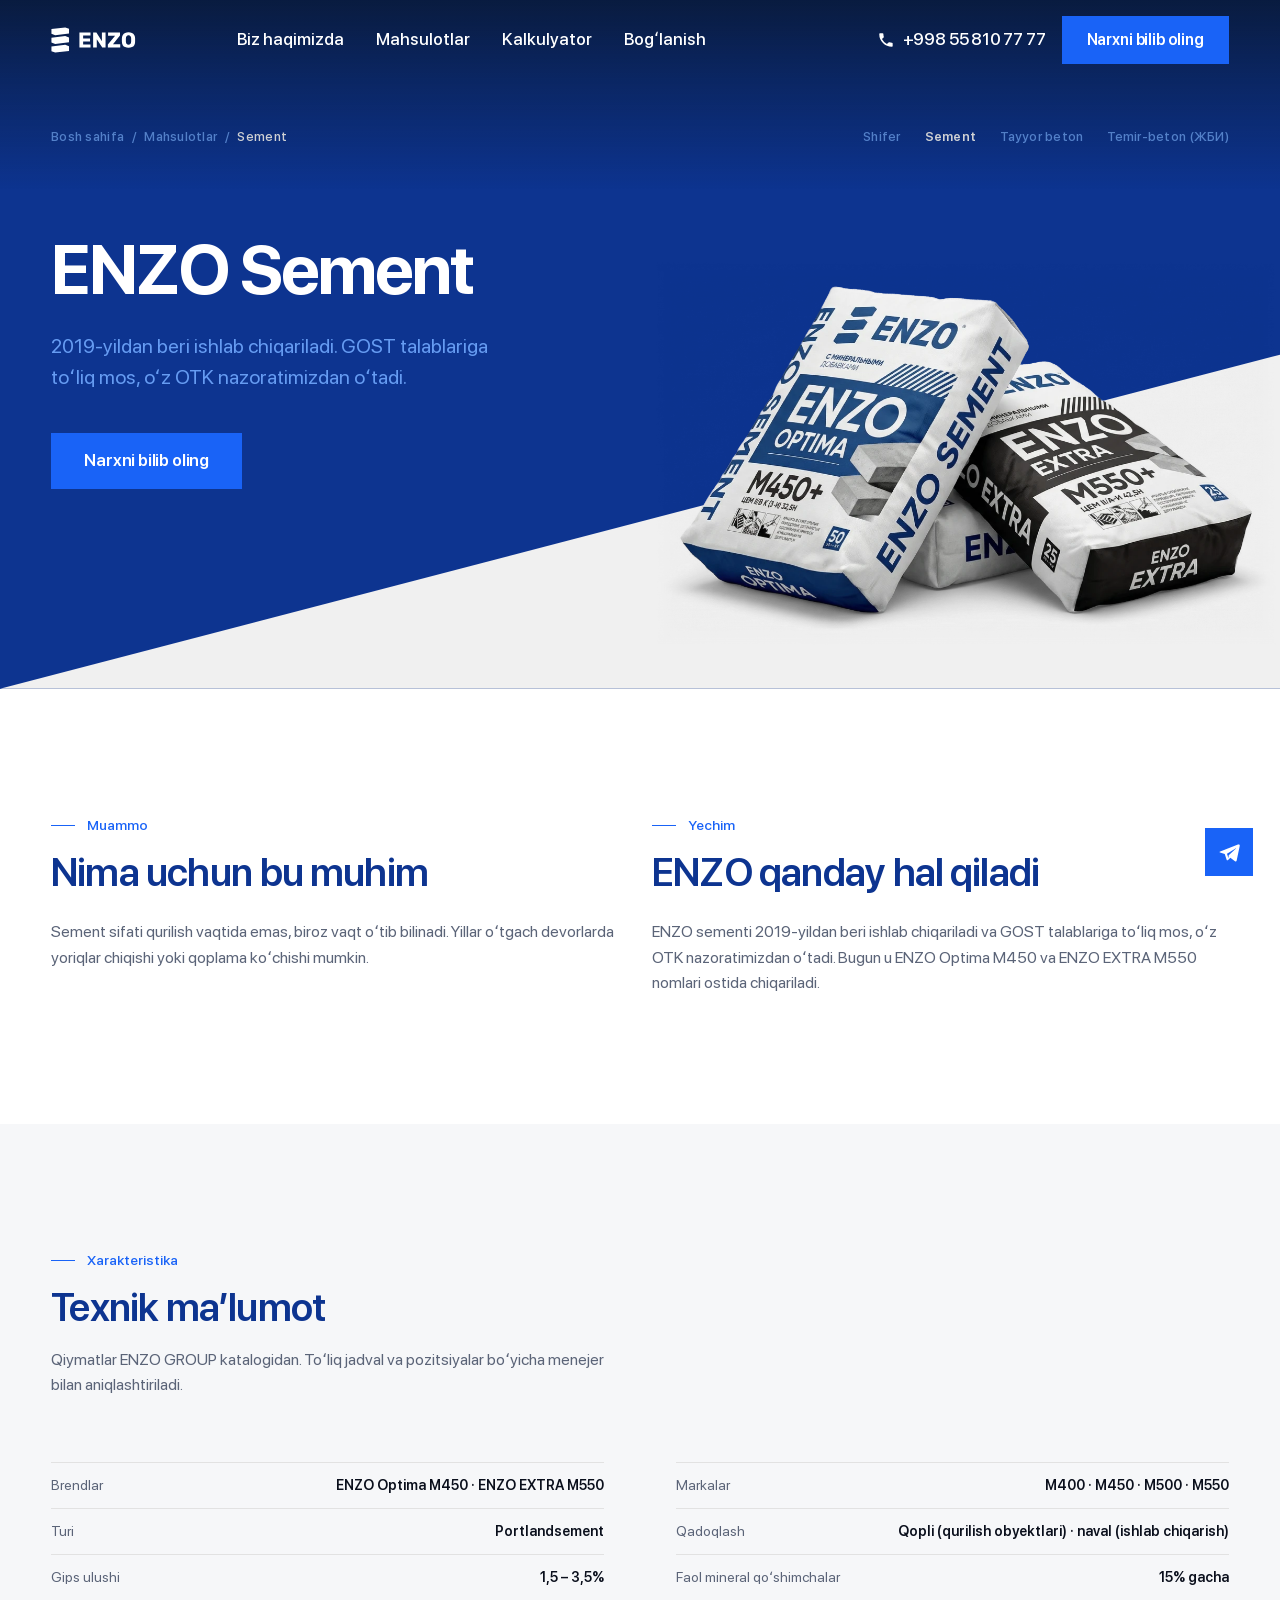
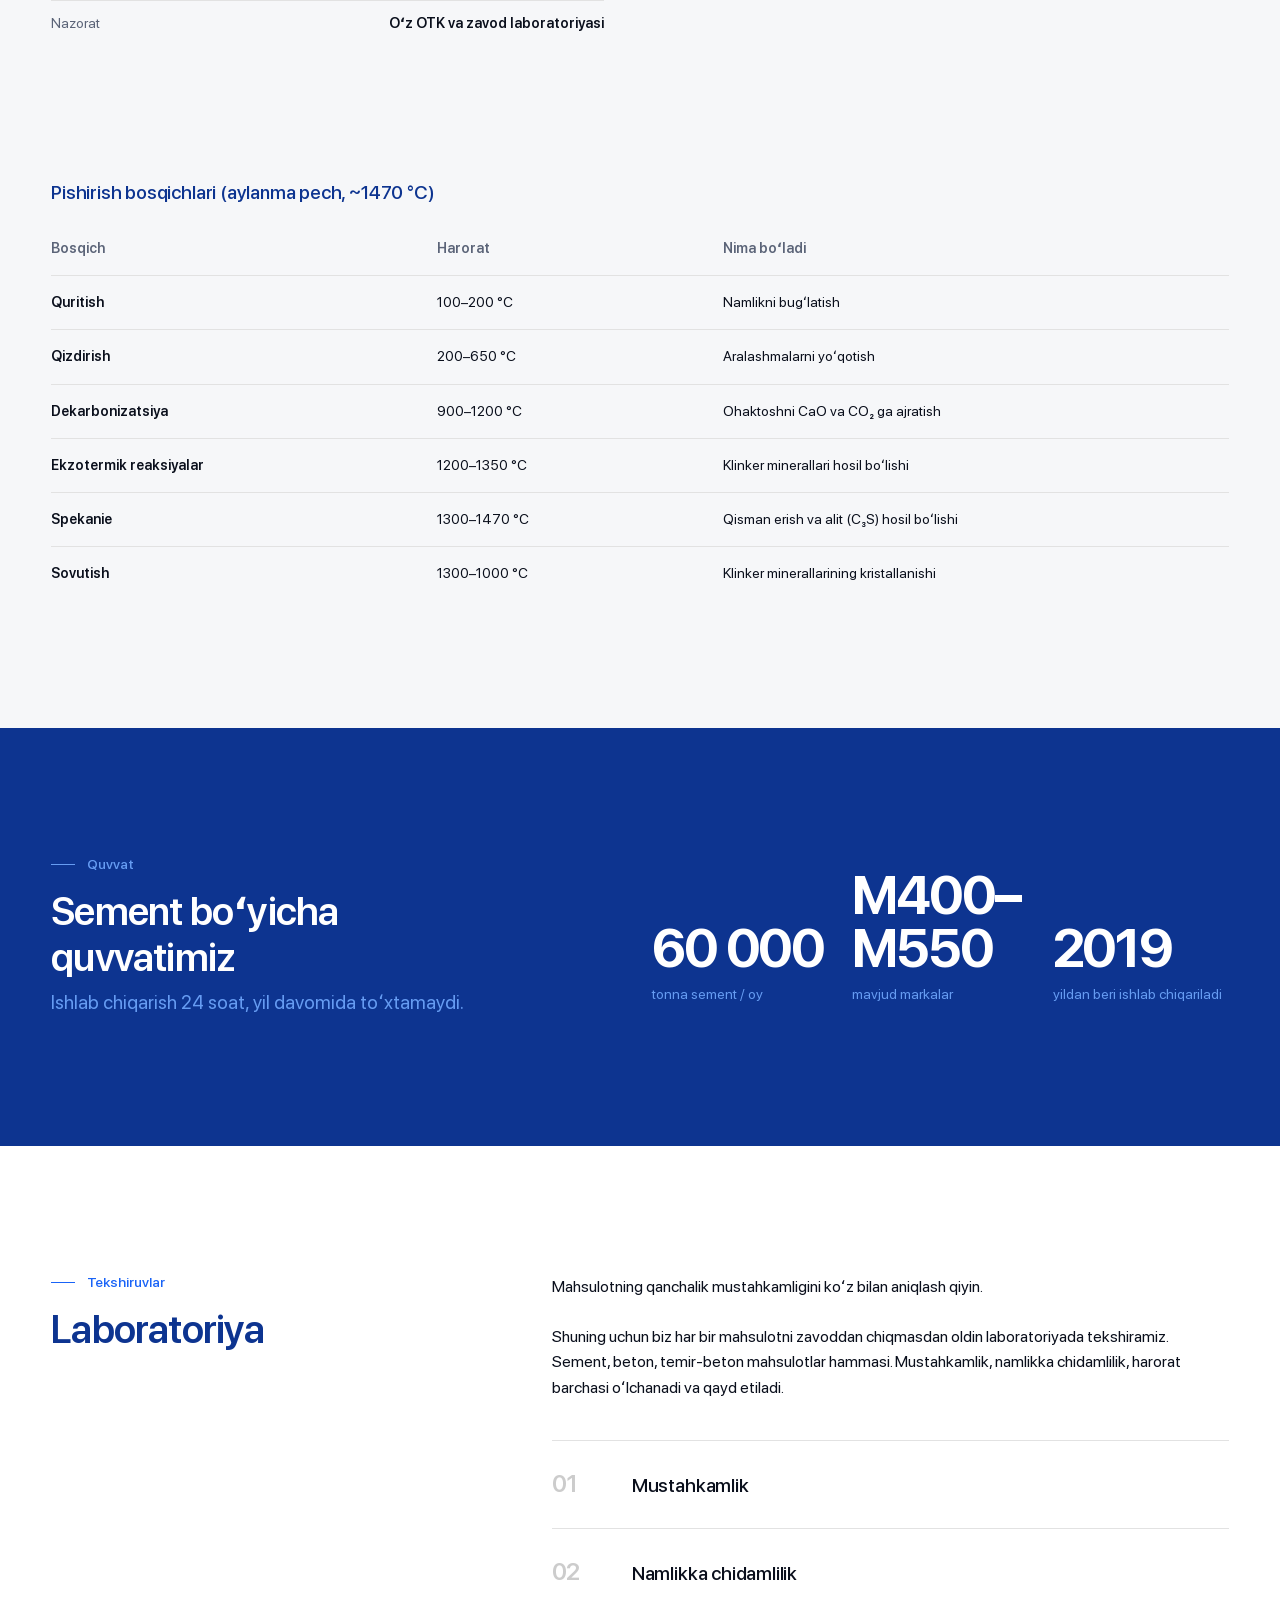
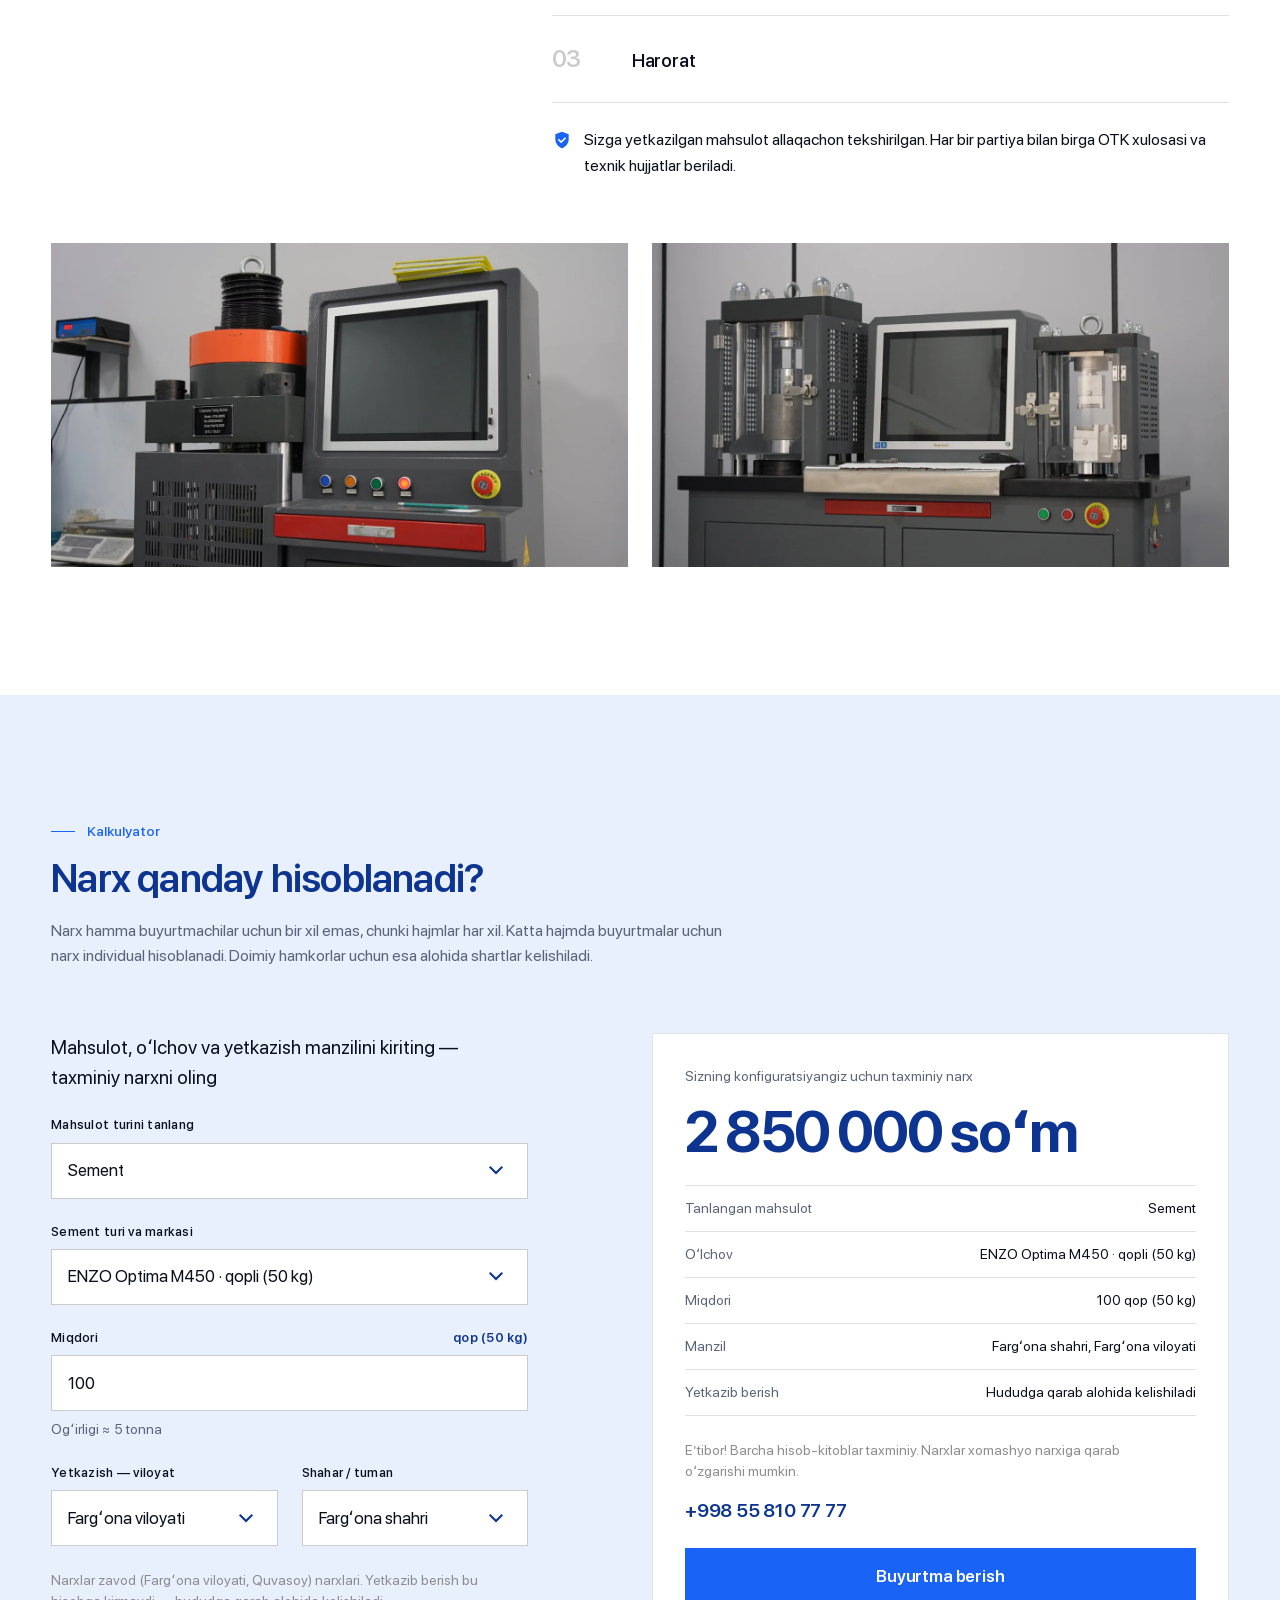
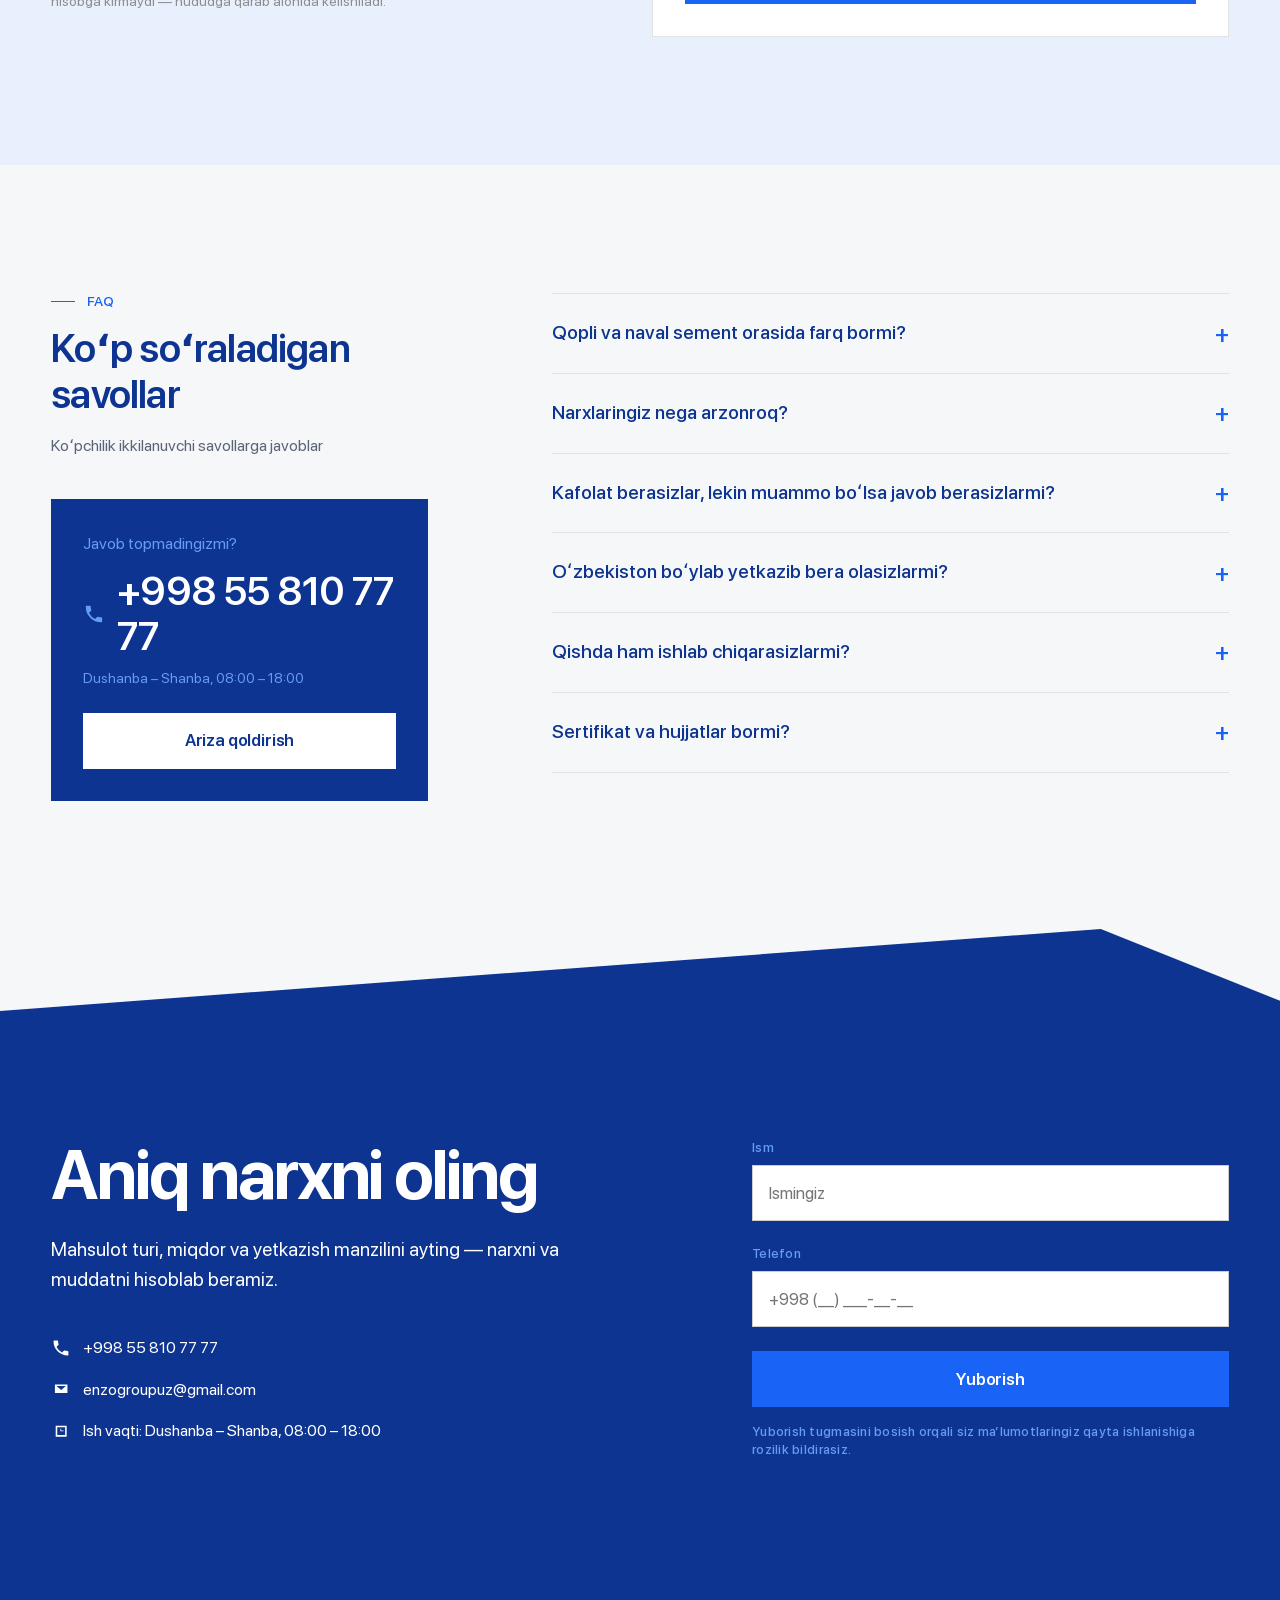
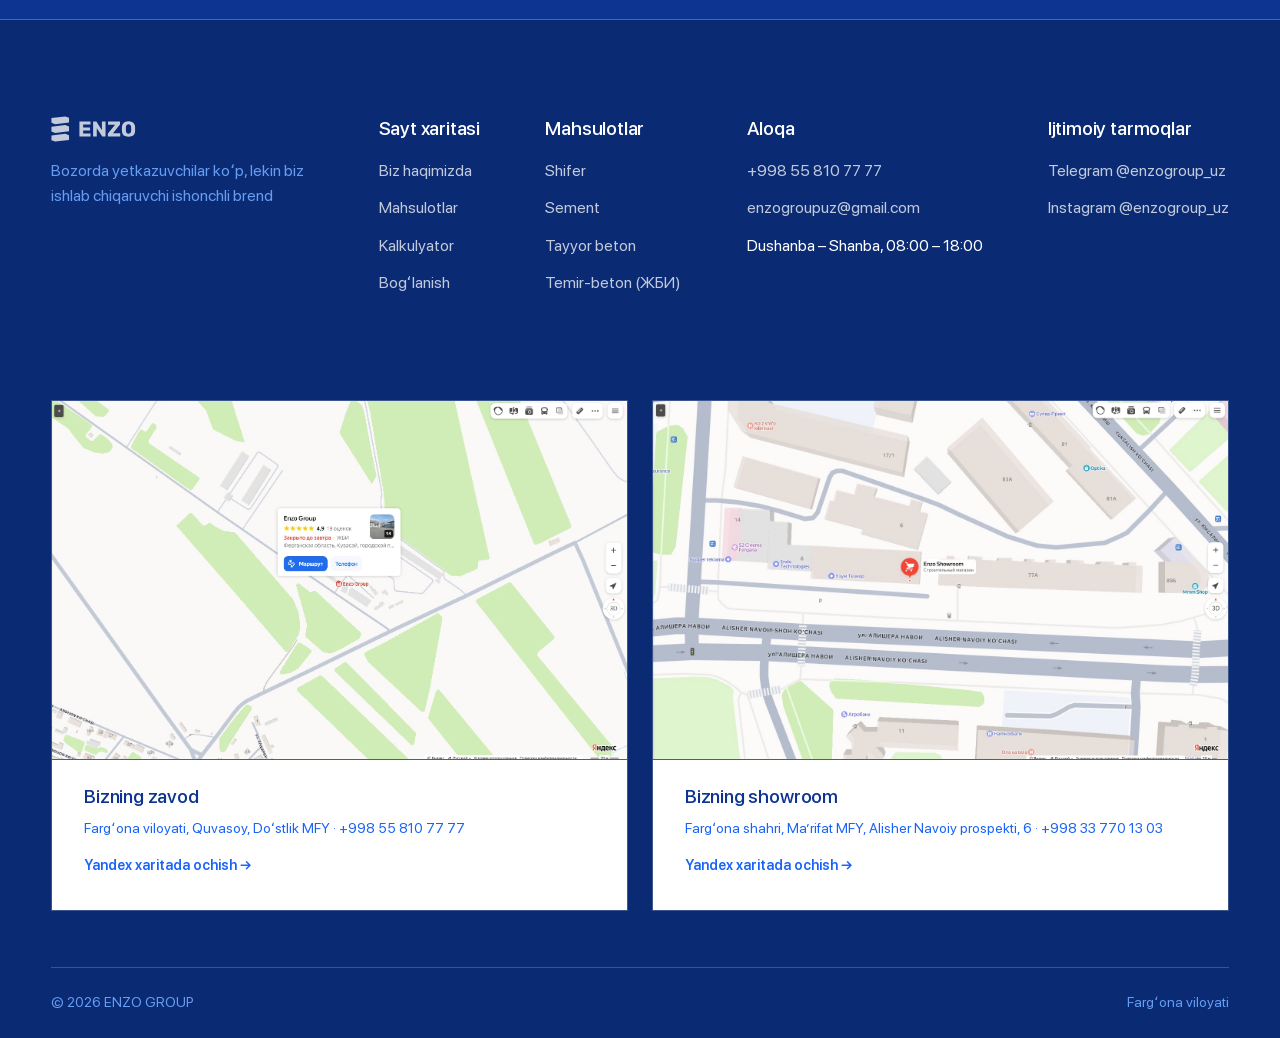
<file: sement/index.html>
<!DOCTYPE html>
<html lang="uz">
<head>
<meta charset="UTF-8">
<meta name="viewport" content="width=device-width, initial-scale=1">
<title>ENZO Sement — Optima M450 va EXTRA M550 | ENZO GROUP</title>
<meta name="description" content="Oyiga 60 000 tonna portlandsement. ENZO Optima M450 va ENZO EXTRA M550 — qopli va naval, oʻz OTK nazoratimizdan oʻtadi.">
<link rel="preload" href="../assets/fonts/SFProDisplay-Bold.woff2" as="font" type="font/woff2" crossorigin>
<link rel="preload" href="../assets/fonts/SFProDisplay-Regular.woff2" as="font" type="font/woff2" crossorigin>
<link rel="stylesheet" href="../css/style.css?v=20260822a">
<script>
/* Kirish animatsiyasi — ko'rsatilsinmi? Qaror sahifa chizilishidan oldin
   qabul qilinadi, shuning uchun skript `<head>` da va tashqi fayl emas.

   Uchta holatda ko'rsatilmaydi:
   1. Sessiyada allaqachon ko'rilgan — mahsulot sahifasiga o'tganda uni
      har safar qayta ko'rish charchatadi;
   2. Foydalanuvchi harakatni kamaytirishni so'ragan;
   3. Sahifa ichki havola (#) bilan ochilgan — u yerda odam aniq bir
      bo'limga kelayapti, parda esa uni to'sib qo'yardi. */
(function () {
  try {
    if (sessionStorage.getItem('enzo-intro')) return;
    if (matchMedia('(prefers-reduced-motion: reduce)').matches) return;
    if (location.hash) return;
    /* ✎ Reklamadan kelgan odam pardani ko'rmaydi (2026-08-22). Havolada
       utm_ bo'lsa — bu bosilgan reklama; unga to'langan 2,4 soniyani
       logotip animatsiyasiga sarflash to'g'ri emas, u nima va'da
       qilinganini darrov ko'rishi kerak. */
    if (location.search.indexOf('utm_') > -1) return;
    sessionStorage.setItem('enzo-intro', '1');
    var root = document.documentElement;
    root.classList.add('has-intro');

    /* Scroll qulfini SHU SKRIPT ochadi, main.js emas. Sabab: qulf shu
       yerda qo'yiladi — agar uni ochish boshqa faylga qoldirilsa va o'sha
       fayl yuklanmasa (tarmoq uzilishi, keshdagi eski nusxa), sahifa
       butunlay scroll qilinmaydigan bo'lib qolardi. Bu kirish
       animatsiyalarining klassik falokati.

       2700 ms — parda 1900 + 450 ms da so'nadi, ustiga zaxira. */
    setTimeout(function () { root.classList.remove('has-intro'); }, 2700);
  } catch (e) { /* sessionStorage yopiq bo'lsa — animatsiya shunchaki bo'lmaydi */ }
})();
</script>
</head>
<body>

<!-- Kirish animatsiyasi. Ko'rinishi `html.has-intro` ga bog'liq (yuqoridagi
     skript qo'yadi), YO'QOLISHI esa sof CSS animatsiyasi bilan bo'ladi
     (`style.css` §22). Shuning uchun JS ishlamay qolsa ham parda ekranda
     osilib qolmaydi — bu eng muhim shart.

     Video: 1920×1080, 5 s. Logotip ~2,4 s da to'liq shakllanadi, qolgani
     ushlab turish — shuning uchun parda 2,4 s da so'na boshlaydi, videoning
     oxirigacha kutilmaydi.

     Fon `#354a92` — videoning O'Z foni (o'lchandi). Shuning uchun
     `object-fit:contain` da yon tomonlarda chegara ko'rinmaydi. -->
<div class="intro" id="intro" aria-hidden="true">
  <video class="intro__v" src="../assets/video/enzo-logo.mp4"
         autoplay muted playsinline preload="auto"
         onloadedmetadata="this.playbackRate=1.5"></video>
</div>


<!-- SVG ikonka to'plami (assets/icons/ dan) -->
<svg width="0" height="0" style="position:absolute" aria-hidden="true">
  <!-- Ovoz — zavod videosidagi «Ovozni yoqish» tugmasi uchun (§5.3).
       190×190 quti, 7,44px moduli — qolgan ENZO ikonkalari bilan bir tizimda. -->
  <symbol id="i-sound" viewBox="0 0 190 190"><path fill="currentColor" d="M74.4,74.4h-22.32v41.2h22.32l29.76,26.04V48.36l-29.76,26.04ZM119.04,74.4v41.2c7.44-5.16,11.16-12.4,11.16-20.6s-3.72-15.44-11.16-20.6ZM119.04,44.64v14.88c14.88,7.44,22.32,20.6,22.32,35.48s-7.44,28.04-22.32,35.48v14.88c22.32-8.68,37.2-27.8,37.2-50.36s-14.88-41.68-37.2-50.36Z"/></symbol>
  <!-- ENZO logotipi — identity/enzo.svg dan olingan haqiqiy vektor
       (mijoz qarori, 2026-08-20). Avval belgi CSS bilan uchta tekis chiziq
       qilib chizilgandi; brendning o'z belgisi esa uchta QIYA plita —
       ustma-ust taxlangan shifer varaqlari. `currentColor`: sarhad hero
       ustida oq, scroll'dan keyin ko'k bo'ladi. -->
  <symbol id="i-enzo" viewBox="-2 -2 384.20 118.06">
    <g fill="currentColor" transform="translate(-7690.23 -4876.67)">
    <polygon points="7753.04 4876.67 7690.23 4883.85 7690.23 4905.63 7707.27 4911.92 7770.07 4904.74 7770.07 4882.96 7753.04 4876.67 7753.04 4876.67"/>
    <polygon points="7753.04 4916.07 7690.23 4923.26 7690.23 4945.03 7707.27 4951.33 7770.07 4944.14 7770.07 4922.37 7753.04 4916.07 7753.04 4916.07"/>
    <polygon points="7753.04 4955.48 7690.23 4962.66 7690.23 4984.44 7707.27 4990.73 7770.07 4983.55 7770.07 4961.77 7753.04 4955.48 7753.04 4955.48"/>
    <polygon points="7817.28 4967.8 7817.28 4899.6 7867.66 4899.6 7867.66 4913.63 7834.14 4913.63 7834.14 4926.78 7865.51 4926.78 7865.51 4940.23 7834.14 4940.23 7834.14 4953.77 7867.66 4953.77 7867.66 4967.8 7817.28 4967.8 7817.28 4967.8"/>
    <polygon points="7879.54 4967.8 7879.54 4899.6 7894.43 4899.6 7919.4 4938.87 7919.4 4899.6 7935.96 4899.6 7935.96 4967.8 7921.1 4967.8 7896.11 4929.9 7896.11 4967.8 7879.54 4967.8 7879.54 4967.8"/>
    <polygon points="7946.48 4967.8 7946.48 4954.11 7979.32 4914.12 7947.36 4914.12 7947.36 4899.6 8001.44 4899.7 8001.44 4913.21 7969.67 4953.09 8002.61 4953.09 8002.61 4967.8 7946.48 4967.8 7946.48 4967.8"/>
    <path d="M8040.22,4968.78c-5.98,0-11.17-.97-15.59-2.92-4.42-1.95-7.86-4.89-10.33-8.82-2.47-3.93-3.83-8.85-4.09-14.76-.07-2.79-.1-5.6-.1-8.43s.03-5.63.1-8.43c.26-5.84,1.64-10.77,4.14-14.76,2.5-4,5.97-7,10.43-9.01,4.45-2.01,9.6-3.02,15.44-3.02s11.08,1.01,15.49,3.02c4.42,2.01,7.89,5.02,10.43,9.01,2.53,4,3.9,8.92,4.09,14.76.13,2.79.19,5.6.19,8.43s-.07,5.64-.19,8.43c-.19,5.91-1.54,10.83-4.04,14.76-2.5,3.93-5.96,6.87-10.38,8.82-4.42,1.95-9.61,2.92-15.59,2.92h0ZM8040.22,4954.75c3.44,0,6.25-1.04,8.43-3.12,2.18-2.08,3.33-5.39,3.46-9.94.13-2.86.19-5.55.19-8.09s-.06-5.16-.19-7.89c-.13-3.05-.7-5.54-1.7-7.45-1.01-1.92-2.39-3.33-4.14-4.24-1.75-.91-3.77-1.36-6.04-1.36s-4.19.45-5.94,1.36c-1.75.91-3.15,2.32-4.19,4.24s-1.62,4.4-1.75,7.45c-.07,2.73-.1,5.36-.1,7.89s.03,5.23.1,8.09c.19,4.55,1.38,7.86,3.56,9.94,2.18,2.08,4.95,3.12,8.33,3.12h0Z"/>
  </g>
  </symbol>
  <symbol id="i-phone" viewBox="0 0 24 24"><path fill="currentColor" d="M6.6 10.8a15.1 15.1 0 0 0 6.6 6.6l2.2-2.2a1 1 0 0 1 1-.25c1.1.37 2.3.57 3.5.57a1 1 0 0 1 1 1V20a1 1 0 0 1-1 1A17 17 0 0 1 3 4a1 1 0 0 1 1-1h3.5a1 1 0 0 1 1 1c0 1.2.2 2.4.57 3.5a1 1 0 0 1-.25 1l-2.22 2.3Z"/></symbol>
  <symbol id="i-shield" viewBox="0 0 24 24"><path fill="currentColor" d="M12 2 4 5v6.5c0 4.6 3.4 8.9 8 10.5 4.6-1.6 8-5.9 8-10.5V5l-8-3Zm-1 14-4-4 1.4-1.4L11 13.2l4.6-4.6L17 10l-6 6Z"/></symbol>
  <symbol id="i-chat" viewBox="0 0 24 24"><path fill="currentColor" d="M3 3h18v14H7l-4 4V3Z"/></symbol>
  <symbol id="i-pin" viewBox="0 0 24 24"><path fill="currentColor" d="M12 2a7 7 0 0 0-7 7c0 5.2 7 13 7 13s7-7.8 7-13a7 7 0 0 0-7-7Zm0 9.5A2.5 2.5 0 1 1 12 6.5a2.5 2.5 0 0 1 0 5Z"/></symbol>
  <!-- Mahsulot ikonkalari — ENZO uchun yangi chizildi.
       Identity uslubi: 190×190 quti, koordinatalar 7.44px moduli karrali,
       to'ldirilgan (solid), fill-rule evenodd. assets/icons/ da saqlangan. -->
  <symbol id="i-shifer" viewBox="0 0 190 190"><path fill="currentColor" fill-rule="evenodd" clip-rule="evenodd" d="M29.76,111.6l22.32-22.32,22.32,22.32,22.32-22.32,22.32,22.32,22.32-22.32,22.32,22.32v22.32l-22.32-22.32-22.32,22.32-22.32-22.32-22.32,22.32-22.32-22.32-22.32,22.32v-22.32h0Z"/></symbol>
  <symbol id="i-sement" viewBox="0 0 190 190"><path fill="currentColor" fill-rule="evenodd" clip-rule="evenodd" d="M52.08,44.64h89.28v14.88H52.08v-14.88h0ZM59.52,59.52h74.4v96.72H59.52V59.52h0ZM74.4,96.72h44.64v14.88h-44.64v-14.88h0Z"/></symbol>
  <symbol id="i-beton" viewBox="0 0 190 190"><path fill="currentColor" fill-rule="evenodd" clip-rule="evenodd" d="M44.64,44.64h104.16l-37.2,59.52h-29.76L44.64,44.64h0ZM89.28,104.16h14.88v14.88h-14.88v-14.88h0ZM52.08,156.24l44.64-37.2,44.64,37.2H52.08Z"/></symbol>
  <symbol id="i-plita" viewBox="0 0 190 190"><path fill="currentColor" fill-rule="evenodd" clip-rule="evenodd" d="M37.2,74.4h119.04v44.64H37.2v-44.64h0ZM59.52,89.28h14.88v14.88h-14.88v-14.88h0ZM89.28,89.28h14.88v14.88h-14.88v-14.88h0ZM119.04,89.28h14.88v14.88h-14.88v-14.88h0Z"/></symbol>
  <symbol id="i-envelope" viewBox="0 0 190 190"><path fill="currentColor" fill-rule="evenodd" clip-rule="evenodd" d="M37.2,52.08h119.04v81.84H37.2V52.08h0ZM52.08,66.96l44.64,37.2,44.64-37.2H52.08Z"/></symbol>
  <symbol id="i-play" viewBox="0 0 190 190"><path fill="currentColor" d="M66.96,44.64l74.4,50.36-74.4,50.36V44.64Z"/></symbol>
  <symbol id="i-prev" viewBox="0 0 190 190"><path fill="currentColor" d="M123.04,44.64v100.72l-74.4-50.36,74.4-50.36Z"/></symbol>
  <symbol id="i-next" viewBox="0 0 190 190"><path fill="currentColor" d="M66.96,44.64l74.4,50.36-74.4,50.36V44.64Z"/></symbol>
  <!-- Zavod · laboratoriya · yetkazib berish — bento uchun yangi chizildi.
       Xuddi mahsulot ikonkalari kabi: 190×190, 7.44px moduli, to'ldirilgan. -->
  <symbol id="i-zavod" viewBox="0 0 190 190"><path fill="currentColor" d="M29.76,148.8v-52.08l29.76-14.88v14.88l29.76-14.88v14.88l29.76-14.88V44.64h37.2v104.16H29.76Z"/></symbol>
  <symbol id="i-lab" viewBox="0 0 190 190"><path fill="currentColor" d="M74.4,37.2h37.2v14.88h-7.44v22.32l29.76,59.52v14.88H52.08v-14.88l29.76-59.52v-22.32h-7.44v-14.88Z"/></symbol>
  <symbol id="i-truck" viewBox="0 0 190 190"><path fill="currentColor" d="M29.76,66.96h81.84v66.96H29.76v-66.96ZM119.04,89.28h14.88l22.32,29.76v14.88h-37.2v-44.64ZM44.64,133.92h22.32v14.88h-22.32v-14.88ZM111.6,133.92h22.32v14.88h-22.32v-14.88Z"/></symbol>
  <symbol id="i-clock" viewBox="0 0 190 190"><path fill="currentColor" fill-rule="evenodd" clip-rule="evenodd" d="M44.64,44.64h104.16v104.16H44.64V44.64h0ZM59.52,59.52v74.4h74.4V59.52H59.52h0ZM89.28,74.4h7.44v14.88h22.32v7.44h-29.76v-22.32h0Z"/></symbol>
</svg>

<!-- ═══ HEADER ═════════════════════════════════════════════════════════ -->
<header class="header" id="header">
  <div class="container header__inner">

    <a class="logo" href="../#home" aria-label="ENZO GROUP — bosh sahifa">
      <svg class="logo__svg" aria-hidden="true"><use href="#i-enzo"/></svg>
    </a>

    <nav class="nav" aria-label="Asosiy navigatsiya">
      <a href="../#about-us">Biz haqimizda</a>
      <a href="../#mainproducts">Mahsulotlar</a>
      <a href="#calculator">Kalkulyator</a>
      <a href="#form">Bogʻlanish</a>
    </nav>

    <div class="header__actions">
      <a class="header__phone" href="tel:+998558107777"><svg aria-hidden="true"><use href="#i-phone"/></svg>+998 55 810 77 77</a>
      <a class="header__phone-icon" href="tel:+998558107777" aria-label="Qoʻngʻiroq qilish">
        <svg aria-hidden="true"><use href="#i-phone"/></svg>
      </a>
      <a class="btn btn--primary btn--sm header__cta" href="#calculator">Narxni bilib oling</a>
      <button class="burger" id="burger" aria-label="Menyu" aria-expanded="false" aria-controls="menu">
        <span></span><span></span><span></span>
      </button>
    </div>

  </div>
</header>

<nav class="menu" id="menu" aria-label="Mobil navigatsiya">
  <a class="menu__link" href="../#about-us">Biz haqimizda</a>
  <a class="menu__link" href="../#mainproducts">Mahsulotlar</a>
  <a class="menu__link" href="#calculator">Kalkulyator</a>
  <a class="menu__link" href="#form">Bogʻlanish</a>
  <div class="menu__foot">
    <a class="btn btn--on-dark" href="#calculator">Narxni bilib oling</a>
    <a class="menu__phone" href="tel:+998558107777">
      <svg aria-hidden="true"><use href="#i-phone"/></svg> +998 55 810 77 77
    </a>
  </div>
</nav>

<main>

  <!-- ═══ §6.2 · HERO ═══════════════════════════════════════════════════ -->
  <section class="section section--dark phero">
    <div class="phero__shape" aria-hidden="true"></div>
    <div class="container">
      <div class="grid">
        <div class="phero__nav t-caption">
          <nav class="crumbs" aria-label="Nonda yoʻl">
            <a href="../">Bosh sahifa</a><span aria-hidden="true">/</span>
            <a href="../#mainproducts">Mahsulotlar</a><span aria-hidden="true">/</span>
            <span aria-current="page">Sement</span>
          </nav>
          <!-- Mahsulot almashtirgichi: alohida qator emas, shu yerda -->
          <ul class="pswitch__list" aria-label="Mahsulotlar">
            <li><a href="../shifer/">Shifer</a></li>
            <li><a href="./" aria-current="page">Sement</a></li>
            <li><a href="../beton/">Tayyor beton</a></li>
            <li><a href="../jbi/">Temir-beton (ЖБИ)</a></li>
          </ul>
        </div>
        <div class="phero__copy">
          <h1 class="t-display t-words">ENZO Sement</h1>
          <p class="t-body-l phero__lead measure">2019-yildan beri ishlab chiqariladi. GOST talablariga toʻliq mos, oʻz OTK nazoratimizdan oʻtadi.</p>
          <div class="phero__cta">
            <a class="btn btn--primary" href="#calculator">Narxni bilib oling</a>
          </div>
        </div>
        <figure class="phero__media">
          <img src="../assets/img/mahsulot-sement.webp" alt="ENZO Sement" loading="eager" width="1400" height="781" fetchpriority="high">
        </figure>
      </div>
    </div>
  </section>


  <!-- ═══ §6.3 · MUAMMO → YECHIM ════════════════════════════════════════ -->
  <section class="section">
    <div class="container">
      <div class="grid">
        <div class="duo__col reveal">
          <p class="overline">Muammo</p>
          <h2 class="t-h2 t-words">Nima uchun bu muhim</h2>
          <p class="t-body duo__text measure">Sement sifati qurilish vaqtida emas, biroz vaqt oʻtib bilinadi. Yillar oʻtgach devorlarda yoriqlar chiqishi yoki qoplama koʻchishi mumkin.</p>
        </div>
        <div class="duo__col reveal">
          <p class="overline">Yechim</p>
          <h2 class="t-h2 t-words">ENZO qanday hal qiladi</h2>
          <p class="t-body duo__text measure">ENZO sementi 2019-yildan beri ishlab chiqariladi va GOST talablariga toʻliq mos, oʻz OTK nazoratimizdan oʻtadi. Bugun u ENZO Optima M450 va ENZO EXTRA M550 nomlari ostida chiqariladi.</p>
        </div>
      </div>
    </div>
  </section>

  <!-- ═══ §6.4 · TEXNIK XARAKTERISTIKA ══════════════════════════════════ -->
  <section class="section section--surface">
    <div class="container">
      <div class="grid">
        <div class="head reveal" style="grid-column:1/-1">
          <p class="overline">Xarakteristika</p>
          <h2 class="t-h2 t-words">Texnik maʼlumot</h2>
          <p class="t-body sub measure">Qiymatlar ENZO GROUP katalogidan. Toʻliq jadval va pozitsiyalar boʻyicha menejer bilan aniqlashtiriladi.</p>
        </div>

        <dl class="specs t-small tech__specs reveal">
            <div><dt>Brendlar</dt><dd>ENZO Optima M450 · ENZO EXTRA M550</dd></div>
            <div><dt>Markalar</dt><dd>M400 · M450 · M500 · M550</dd></div>
            <div><dt>Turi</dt><dd>Portlandsement</dd></div>
            <div><dt>Qadoqlash</dt><dd>Qopli (qurilish obyektlari) · naval (ishlab chiqarish)</dd></div>
            <div><dt>Gips ulushi</dt><dd>1,5 – 3,5%</dd></div>
            <div><dt>Faol mineral qoʻshimchalar</dt><dd>15% gacha</dd></div>
            <div><dt>Nazorat</dt><dd>Oʻz OTK va zavod laboratoriyasi</dd></div>
        </dl>

        <div class="tech__table reveal">
          <h3 class="t-h4 spec-table__cap">Pishirish bosqichlari (aylanma pech, ~1470 °C)</h3>
          <div class="spec-table__wrap">
            <table class="spec-table t-small">
              <thead><tr><th>Bosqich</th><th>Harorat</th><th>Nima boʻladi</th></tr></thead>
              <tbody>
                <tr><td>Quritish</td><td>100–200 °C</td><td>Namlikni bugʻlatish</td></tr>
                <tr><td>Qizdirish</td><td>200–650 °C</td><td>Aralashmalarni yoʻqotish</td></tr>
                <tr><td>Dekarbonizatsiya</td><td>900–1200 °C</td><td>Ohaktoshni CaO va CO₂ ga ajratish</td></tr>
                <tr><td>Ekzotermik reaksiyalar</td><td>1200–1350 °C</td><td>Klinker minerallari hosil boʻlishi</td></tr>
                <tr><td>Spekanie</td><td>1300–1470 °C</td><td>Qisman erish va alit (C₃S) hosil boʻlishi</td></tr>
                <tr><td>Sovutish</td><td>1300–1000 °C</td><td>Klinker minerallarining kristallanishi</td></tr>
              </tbody>
            </table>
          </div>
        </div>
      </div>
    </div>
  </section>

  <!-- ═══ §6.5 · ISHLAB CHIQARISH QUVVATI ═══════════════════════════════ -->
  <section class="section section--dark">
    <div class="container">
      <div class="grid">
        <div class="capacity__head head reveal">
          <p class="overline overline--on-dark">Quvvat</p>
          <h2 class="t-h2 t-words">Sement boʻyicha quvvatimiz</h2>
          <p class="t-body-l sub">Ishlab chiqarish 24 soat, yil davomida toʻxtamaydi.</p>
        </div>
        <div class="capacity__nums capacity__nums--3 reveal">
          <div><div class="cap__num">60 000</div><div class="t-small cap__unit">tonna sement / oy</div></div>
          <div><div class="cap__num">M400–M550</div><div class="t-small cap__unit">mavjud markalar</div></div>
          <div><div class="cap__num">2019</div><div class="t-small cap__unit">yildan beri ishlab chiqariladi</div></div>
        </div>
      </div>
    </div>
  </section>

  <!-- ═══ §5.7 · LABORATORIYA ═══════════════════════════════════════════ -->
  <section class="section">
    <div class="container">
      <div class="grid">
        <div class="head reveal">
          <p class="overline">Tekshiruvlar</p>
          <h2 class="t-h2 t-words">Laboratoriya</h2>
        </div>

        <div class="body-col reveal">
          <p class="t-body measure">Mahsulotning qanchalik mustahkamligini koʻz bilan aniqlash qiyin.</p>
          <p class="t-body measure" style="margin-top:var(--s-24)">Shuning uchun biz har bir mahsulotni zavoddan chiqmasdan oldin laboratoriyada tekshiramiz. Sement, beton, temir-beton mahsulotlar hammasi. Mustahkamlik, namlikka chidamlilik, harorat barchasi oʻlchanadi va qayd etiladi.</p>

          <div class="steps">
            <div class="step"><div class="step__n">01</div><div><h3 class="t-h4">Mustahkamlik</h3></div></div>
            <div class="step"><div class="step__n">02</div><div><h3 class="t-h4">Namlikka chidamlilik</h3></div></div>
            <div class="step"><div class="step__n">03</div><div><h3 class="t-h4">Harorat</h3></div></div>
          </div>

          <div class="with-icon">
            <svg aria-hidden="true"><use href="#i-shield"/></svg>
            <p class="t-body measure">Sizga yetkazilgan mahsulot allaqachon tekshirilgan. Har bir partiya bilan birga OTK xulosasi va texnik hujjatlar beriladi.</p>
          </div>
        </div>

        <div class="media-pair reveal">
          <figure class="ph"><img src="../assets/img/lab-press.webp" alt="Zavod laboratoriyasidagi press-mashina" loading="lazy" width="1280" height="720"></figure>
          <figure class="ph"><img src="../assets/img/lab-sinov.webp" alt="Namuna sinov uskunasi" loading="lazy" width="1280" height="720"></figure>
        </div>

      </div>
    </div>
  </section>

  <!-- ═══ §5.13 · KALKULYATOR ═══════════════════════════════════════════ -->
  <section class="section" id="calculator" style="background:var(--enzo-100)">
    <div class="container">
      <div class="grid">
        <div class="head reveal" style="grid-column:1/-1">
          <p class="overline">Kalkulyator</p>
          <h2 class="t-h2 t-words">Narx qanday hisoblanadi?</h2>
          <p class="t-body sub measure">Narx hamma buyurtmachilar uchun bir xil emas, chunki hajmlar har xil. Katta hajmda buyurtmalar uchun narx individual hisoblanadi. Doimiy hamkorlar uchun esa alohida shartlar kelishiladi.</p>
        </div>

        <form class="calc__controls reveal" id="calc" data-default="sement">
          <p class="t-body-l" style="margin-bottom:var(--s-24)">Mahsulot, oʻlchov va yetkazish manzilini kiriting — taxminiy narxni oling</p>

          <div class="field">
            <label class="t-caption" for="c-product">Mahsulot turini tanlang</label>
            <select id="c-product">
              <option value="shifer">Shifer</option>
              <option value="sement">Sement</option>
              <option value="beton">Tayyor beton</option>
              <option value="jbi">Temir-beton buyumlar (ЖБИ)</option>
            </select>
          </div>

          <!-- Har mahsulotning oʻz oʻlchov savoli — faqat tanlangani koʻrinadi -->
          <!-- ✎ Shifer endi tanlov (mijoz narxlari, 2026-08-21): ikki xil
               shifer sotiladi va narxi har xil. -->
          <div class="field" id="f-shifer" hidden>
            <label class="t-caption" for="c-shifer">Shifer turi</label>
            <select id="c-shifer">
              <option value="enzo">ENZO shifer · 1750 × 1130 mm · 8 toʻlqin</option>
              <option value="chek">Chek shifer · 1750 × 1130 mm · 8 toʻlqin</option>
            </select>
          </div>

          <div class="field" id="f-sement" hidden>
            <label class="t-caption" for="c-sement">Sement turi va markasi</label>
            <select id="c-sement">
              <option value="optima-qop">ENZO Optima M450 · qopli (50 kg)</option>
              <option value="extra-qop">ENZO EXTRA M550 · qopli (50 kg)</option>
              <option value="optima-naval">ENZO Optima M450 · naval</option>
              <option value="extra-naval">ENZO EXTRA M550 · naval</option>
              <option value="?">Bilmayman — menejer tanlashga yordam beradi</option>
            </select>
          </div>

          <div class="field" id="f-marka" hidden>
            <label class="t-caption" for="c-marka">Beton markasi</label>
            <select id="c-marka">
              <option>M100</option><option>M150</option><option>M200</option>
              <option>M250</option><option>M300</option><option>M350</option>
              <option>M400</option><option>M450</option><option>M500</option>
              <option value="?">Bilmayman — menejer tanlashga yordam beradi</option>
            </select>
          </div>

          <div class="field" id="f-jbi" hidden>
            <label class="t-caption" for="c-jbi">Buyum turkumi</label>
            <select id="c-jbi">
              <option value="pb">Koʻp boʻshliqli plita ПБ (2,36–8,86 m)</option>
              <option value="pk2">Koʻp boʻshliqli plita 2ПК (2,86–7,06 m)</option>
              <option value="li60">Irrigatsion nov ЛИ 60.3.6/4 (6 m)</option>
              <option value="li30">Irrigatsion nov ЛИ 30.3.6/4 (3 m)</option>
              <option value="ct">Shpaler ustuni CT</option>
              <option value="?">Bilmayman — menejer tanlashga yordam beradi</option>
            </select>
          </div>


          <!-- 2ПК plitasi tanlansa — aniq oʻlcham. Narxlar mijoz
               roʻyxatidan (2026-08-21): uzunlik va kenglik boʻyicha. -->
          <div class="field" id="f-pk2" hidden>
            <label class="t-caption" for="c-pk2">Plita oʻlchami (uzunlik × kenglik)</label>
            <select id="c-pk2"></select>
          </div>

          <div class="field">
            <label class="t-caption" for="c-qty">Miqdori <span class="field__val" id="v-unit">dona</span></label>
            <input type="number" id="c-qty" min="1" step="1" value="100" inputmode="numeric">
            <p class="t-small calc__hint" id="c-hint"></p>
          </div>

          <div class="field2">
            <div class="field">
              <label class="t-caption" for="c-region">Yetkazish — viloyat</label>
              <select id="c-region"></select>
            </div>
            <div class="field">
              <label class="t-caption" for="c-district">Shahar / tuman</label>
              <select id="c-district"></select>
            </div>
          </div>

          <p class="t-small calc__note">Narxlar zavod (Fargʻona viloyati, Quvasoy) narxlari. Yetkazib berish bu hisobga kirmaydi — hududga qarab alohida kelishiladi.</p>
        </form>

        <aside class="calc__result reveal">
          <p class="t-small" id="c-cap" style="color:var(--ink-60)">Sizning konfiguratsiyangiz uchun taxminiy narx</p>
          <div class="t-stat calc__price" id="c-price" style="font-size:clamp(36px,4.5vw,64px)">— soʻm</div>

          <ul class="calc__list t-small">
            <li><span>Tanlangan mahsulot</span><span id="o-product">Shifer</span></li>
            <li><span>Oʻlchov</span><span id="o-spec">—</span></li>
            <li><span>Miqdori</span><span id="o-qty">—</span></li>
            <li><span>Manzil</span><span id="o-addr">—</span></li>
            <li><span>Yetkazib berish</span><span id="o-ship">—</span></li>
          </ul>

          <p class="t-small calc__note">Eʼtibor! Barcha hisob-kitoblar taxminiy. Narxlar xomashyo narxiga qarab oʻzgarishi mumkin.</p>
          <a class="t-h4" href="tel:+998558107777" style="display:block;margin-top:var(--s-16);color:var(--enzo-800);font-weight:600">+998 55 810 77 77</a>
          <a class="btn btn--primary" href="#form">Buyurtma berish</a>
        </aside>
      </div>
    </div>
  </section>

  <!-- ═══ §6.8 · FAQ ════════════════════════════════════════════════════ -->
  <section class="section section--surface">
    <div class="container">
      <div class="grid">
        <div class="head faq__head reveal">
          <p class="overline">FAQ</p>
          <h2 class="t-h2 t-words">Koʻp soʻraladigan savollar</h2>
          <p class="t-body sub">Koʻpchilik ikkilanuvchi savollarga javoblar</p>
          <div class="faq__aside">
            <p class="t-body faq__aside-lead">Javob topmadingizmi?</p>
            <a class="faq__aside-tel" href="tel:+998558107777">
              <svg aria-hidden="true"><use href="#i-phone"/></svg>
              <span class="t-h2">+998 55 810 77 77</span>
            </a>
            <p class="t-small faq__aside-note">Dushanba – Shanba, 08:00 – 18:00</p>
            <a class="btn btn--on-dark" href="#form">Ariza qoldirish</a>
          </div>
        </div>
        <div class="body-col reveal">
          <div class="faq">
            <div class="faq__item">
              <button class="faq__q" type="button">Qopli va naval sement orasida farq bormi?<span class="faq__sign">+</span></button>
              <div class="faq__a"><div><p class="t-body measure">Sementning oʻzi bir xil — farq faqat yetkazishda. Qopli sement 50 kg li qoplarda, qurilish obyektlari uchun qulay. Naval sement sement-voz bilan tashiladi va ishlab chiqarish korxonalari uchun arzonroq tushadi, eng kam partiya — 25 tonna.</p></div></div>
            </div>
            <div class="faq__item">
              <button class="faq__q" type="button">Narxlaringiz nega arzonroq?<span class="faq__sign">+</span></button>
              <div class="faq__a"><div><p class="t-body measure">Mahsulotlar toʻgʻridan-toʻgʻri zavoddan, vositachilarsiz yetkazib beriladi. Shu sababli mijozlar ENZO mahsulotlarini 1-qoʻl narxda xarid qilish imkoniga ega boʻladi.</p></div></div>
            </div>
            <div class="faq__item">
              <button class="faq__q" type="button">Kafolat berasizlar, lekin muammo boʻlsa javob berasizlarmi?<span class="faq__sign">+</span></button>
              <div class="faq__a"><div><p class="t-body measure">Biz mahsulotlarimizga rasmiy kafolat beramiz va bu kafolat faqat soʻzda emas — hujjat bilan tasdiqlanadi. Agar mahsulotda biror muammo aniqlansa, uni qaytarib olib, hech qanday ortiqcha savollarsiz yangisiga almashtirib beramiz.</p></div></div>
            </div>
            <div class="faq__item">
              <button class="faq__q" type="button">Oʻzbekiston boʻylab yetkazib bera olasizlarmi?<span class="faq__sign">+</span></button>
              <div class="faq__a"><div><p class="t-body measure">Ha, mahsulotlarimizni Oʻzbekiston boʻylab yetkazib beramiz. Buyurtma hajmi va manziliga qarab yetkazib berish shartlari alohida kelishiladi.</p></div></div>
            </div>
            <div class="faq__item">
              <button class="faq__q" type="button">Qishda ham ishlab chiqarasizlarmi?<span class="faq__sign">+</span></button>
              <div class="faq__a"><div><p class="t-body measure">Ha, biz ishlab chiqarishni mavsumga bogʻlamaymiz — yil davomida, qishda ham uzluksiz ishlaymiz. Zavodimiz 24/7 formatda faoliyat yuritadi.</p></div></div>
            </div>
            <div class="faq__item">
              <button class="faq__q" type="button">Sertifikat va hujjatlar bormi?<span class="faq__sign">+</span></button>
              <div class="faq__a"><div><p class="t-body measure">Ha, barcha mahsulotlarimiz tegishli sertifikatlar va hujjatlar bilan tasdiqlangan. Ishlab chiqarish jarayoni amaldagi davlat standartlariga muvofiq olib boriladi va har bir mahsulot sifat nazoratidan oʻtkaziladi.</p></div></div>
            </div>
          </div>
        </div>
      </div>
    </div>
  </section>


  <!-- ═══ §5.17 · FORMA (to'q · 3-to'q) ═════════════════════════════════ -->
  <!-- O'rovchi: qirra ostidagi bo'sh joy yuqoridagi bo'lim foni bilan bir xil -->
  <div class="roof-bg">
  <section class="section section--lg section--dark roof-top" id="form">
    <div class="container">
      <div class="grid">

        <div class="form__copy reveal">
          <h2 class="t-display">Aniq narxni oling</h2>
          <p class="t-body-l sub measure" style="margin-top:var(--s-24)">Mahsulot turi, miqdor va yetkazish manzilini ayting — narxni va muddatni hisoblab beramiz.</p>

          <ul class="contacts t-body">
            <li><svg aria-hidden="true"><use href="#i-phone"/></svg> <a href="tel:+998558107777">+998 55 810 77 77</a></li>
            <li><svg aria-hidden="true"><use href="#i-envelope"/></svg> <a href="mailto:enzogroupuz@gmail.com">enzogroupuz@gmail.com</a></li>
            <li><svg aria-hidden="true"><use href="#i-clock"/></svg> Ish vaqti: Dushanba – Shanba, 08:00 – 18:00</li>
          </ul>
        </div>

        <!-- ✎ Forma qayta qurildi (2026-08-22). Sabab: reklama trafigi
             saytdagi shu formaga tushadi (Instagram → sayt), demak forma
             haqiqatan ishlashi va qayerdan kelgani bilinishi kerak.

             data-endpoint — arizani qabul qiladigan manzil. HOZIRCHA
             BO'SH: amoCRM ulanishi mijozdan kutilyapti. Bo'sh bo'lganda
             forma o'zini «yuborildi» deb ko'rsatmaydi (bu yolg'on bo'lardi)
             — buning o'rniga telefon va Telegram taklif qilinadi.
             Manzil qo'yilishi bilan hech narsa o'zgartirmasdan ishlaydi.

             Yashirin maydonlar — reklama manbasi. Ular URL'dagi utm_*
             dan to'ldiriladi va odam boshqa sahifaga o'tsa ham saqlanadi
             (js/main.js §18). -->
        <form class="form__box reveal" id="leadForm"
              data-endpoint="https://api.web3forms.com/submit" novalidate>
          <div class="field">
            <label class="t-caption" for="f-name">Ism</label>
            <input type="text" id="f-name" name="name" placeholder="Ismingiz"
                   autocomplete="name" required>
          </div>
          <div class="field">
            <label class="t-caption" for="f-tel">Telefon</label>
            <input type="tel" id="f-tel" name="phone" placeholder="+998 (__) ___-__-__"
                   autocomplete="tel" inputmode="tel" required>
          </div>

          <!-- Web3Forms kaliti. Bu TOKEN EMAS — u faqat «shu pochtaga
               yubor» degan identifikator, shuning uchun brauzer kodida
               turishi normal. Bo'sh bo'lsa forma yubormaydi va telefon
               taklif qiladi (js/main.js §19).
               Kalit egasi: aminjonovjasurbek3@gmail.com -->
          <input type="hidden" name="access_key" value="8bf8ead1-028c-4af6-b8e9-aa0522528b32">
          <input type="hidden" name="subject" value="ENZO GROUP — saytdan yangi ariza">
          <input type="hidden" name="from_name" value="enzogroup.uz">

          <input type="hidden" name="utm_source"   value="">
          <input type="hidden" name="utm_medium"   value="">
          <input type="hidden" name="utm_campaign" value="">
          <input type="hidden" name="utm_content"  value="">
          <input type="hidden" name="utm_term"     value="">
          <input type="hidden" name="referrer"     value="">
          <input type="hidden" name="page"         value="">
          <!-- Bot tuzog'i. Nomi ataylab «botcheck» — Web3Forms ham aynan shu
               nomdagi maydonni tekshiradi va to'ldirilgan bo'lsa arizani rad
               etadi. Ikki qavat himoya bitta maydonda. -->
          <input type="text" name="botcheck" tabindex="-1" autocomplete="off"
                 aria-hidden="true" class="form__trap">

          <button class="btn btn--primary form__send" type="submit">Yuborish</button>
          <p class="t-caption form__legal">Yuborish tugmasini bosish orqali siz maʼlumotlaringiz qayta ishlanishiga rozilik bildirasiz.</p>
          <p class="t-small form__status" id="formStatus" role="status" aria-live="polite"></p>
        </form>

      </div>
    </div>
  </section>

  <footer class="footer">
    <div class="container">
      <div class="grid">

        <div class="f-col f-col--brand">
          <a class="logo" href="../#home">
            <svg class="logo__svg" aria-hidden="true"><use href="#i-enzo"/></svg>
          </a>
          <p class="t-body f-slogan">Bozorda yetkazuvchilar koʻp, lekin biz ishlab chiqaruvchi ishonchli brend</p>
        </div>

        <div class="f-col f-col--map">
          <h3 class="t-h4">Sayt xaritasi</h3>
          <ul class="t-body">
            <li><a href="../#about-us">Biz haqimizda</a></li>
            <li><a href="../#mainproducts">Mahsulotlar</a></li>
            <li><a href="#calculator">Kalkulyator</a></li>
            <li><a href="#form">Bogʻlanish</a></li>
          </ul>
        </div>

        <div class="f-col f-col--prod">
          <h3 class="t-h4">Mahsulotlar</h3>
          <ul class="t-body">
            <li><a href="../shifer/">Shifer</a></li>
            <li><a href="../sement/">Sement</a></li>
            <li><a href="../beton/">Tayyor beton</a></li>
            <li><a href="../jbi/">Temir-beton (ЖБИ)</a></li>
          </ul>
        </div>

        <div class="f-col f-col--cont">
          <h3 class="t-h4">Aloqa</h3>
          <ul class="t-body">
            <li><a href="tel:+998558107777">+998 55 810 77 77</a></li>
            <li><a href="mailto:enzogroupuz@gmail.com">enzogroupuz@gmail.com</a></li>
            <li>Dushanba – Shanba, 08:00 – 18:00</li>
          </ul>
        </div>

        <!-- ✎ Ijtimoiy tarmoqlar alohida ustunga chiqarildi (mijoz qarori,
             2026-08-22): «Aloqa» ro'yxati beshta qatorga cho'zilib, mobil
             ikki ustunli footer'da pochta manzili qirqilib qolardi. Endi
             tarmoqlar yuqoridagi ustunlar kabi o'z sarlavhasi bilan turadi. -->
        <div class="f-col f-col--soc">
          <h3 class="t-h4">Ijtimoiy tarmoqlar</h3>
          <ul class="t-body">
            <li><a href="https://t.me/enzogroup_uz">Telegram @enzogroup_uz</a></li>
            <li><a href="https://instagram.com/enzogroup_uz">Instagram @enzogroup_uz</a></li>
          </ul>
        </div>

        <div class="maps">
          <a class="map" href="https://yandex.uz/maps/org/enzo_group/141290585207/?ll=71.925936%2C40.336639&amp;z=17" target="_blank" rel="noopener">
            <span class="ph map__shot">
              <img src="../assets/img/map-zavod.jpg" alt="Zavod joylashuvi xaritada — Quvasoy, Doʻstlik MFY"
                   width="1497" height="943" loading="lazy" decoding="async"
                   onerror="this.remove()">
            </span>
            <div class="map__body">
              <h3 class="t-h4 map__title">Bizning zavod</h3>
              <span class="t-small map__addr">Fargʻona viloyati, Quvasoy, Doʻstlik MFY · +998 55 810 77 77</span>
              <span class="t-small map__go">Yandex xaritada ochish</span>
            </div>
          </a>
          <a class="map" href="https://yandex.uz/maps/?ll=71.794003%2C40.381390&amp;z=17&amp;pt=71.794003%2C40.381390%2Cpm2rdm" target="_blank" rel="noopener">
            <span class="ph map__shot">
              <img src="../assets/img/map-showroom.jpg" alt="Showroom joylashuvi xaritada — Fargʻona, A. Navoiy prospekti 6"
                   width="1496" height="946" loading="lazy" decoding="async"
                   onerror="this.remove()">
            </span>
            <div class="map__body">
              <h3 class="t-h4 map__title">Bizning showroom</h3>
              <span class="t-small map__addr">Fargʻona shahri, Maʼrifat MFY, Alisher Navoiy prospekti, 6 · +998 33 770 13 03</span>
              <span class="t-small map__go">Yandex xaritada ochish</span>
            </div>
          </a>
        </div>

      </div>

      <div class="f-bottom t-small">
        <span>© 2026 ENZO GROUP</span>
        <span>Fargʻona viloyati</span>
      </div>
    </div>
  </footer>

</main>


<!-- Ijtimoiy tarmoqlar — o'ng pastda, doim ko'rinib turadi.
     Kvadrat, doira emas: radius nolga tenglangan (DESIGN.md §6.1).
     Yopiq holatda bitta tugma; bosilganda uchtasi tepaga ochiladi —
     shunda kalkulyator va formalar ustida doimiy uchta dog' turmaydi. -->
<div class="soc" id="soc">
  <div class="soc__list" id="socList">
    <a class="soc__link soc__link--yt" href="https://www.youtube.com/@enzo_group" target="_blank" rel="noopener" aria-label="YouTube">
      <svg viewBox="0 0 24 24" aria-hidden="true"><path fill="currentColor" d="M21.6 7.2a2.5 2.5 0 0 0-1.76-1.77C18.25 5 12 5 12 5s-6.25 0-7.84.43A2.5 2.5 0 0 0 2.4 7.2 26 26 0 0 0 2 12a26 26 0 0 0 .4 4.8 2.5 2.5 0 0 0 1.76 1.77C5.75 19 12 19 12 19s6.25 0 7.84-.43a2.5 2.5 0 0 0 1.76-1.77A26 26 0 0 0 22 12a26 26 0 0 0-.4-4.8ZM10 15.2V8.8l5.2 3.2-5.2 3.2Z"/></svg>
    </a>
    <a class="soc__link soc__link--ig" href="https://instagram.com/enzogroup_uz" target="_blank" rel="noopener" aria-label="Instagram">
      <svg viewBox="0 0 24 24" aria-hidden="true"><path fill="currentColor" d="M12 2.2c3.2 0 3.6 0 4.85.07 1.17.05 1.8.25 2.23.41.56.22.96.48 1.38.9.42.42.68.82.9 1.38.16.42.36 1.06.41 2.23.06 1.25.07 1.65.07 4.85s0 3.6-.07 4.85c-.05 1.17-.25 1.8-.41 2.23a3.7 3.7 0 0 1-.9 1.38c-.42.42-.82.68-1.38.9-.42.16-1.06.36-2.23.41-1.25.06-1.65.07-4.85.07s-3.6 0-4.85-.07c-1.17-.05-1.8-.25-2.23-.41a3.7 3.7 0 0 1-1.38-.9 3.7 3.7 0 0 1-.9-1.38c-.16-.42-.36-1.06-.41-2.23C2.2 15.6 2.2 15.2 2.2 12s0-3.6.07-4.85c.05-1.17.25-1.8.41-2.23.22-.56.48-.96.9-1.38.42-.42.82-.68 1.38-.9.42-.16 1.06-.36 2.23-.41C8.4 2.2 8.8 2.2 12 2.2Zm0 3.83a5.97 5.97 0 1 0 0 11.94 5.97 5.97 0 0 0 0-11.94Zm0 9.85a3.88 3.88 0 1 1 0-7.76 3.88 3.88 0 0 1 0 7.76Zm7.6-10.08a1.4 1.4 0 1 1-2.79 0 1.4 1.4 0 0 1 2.79 0Z"/></svg>
    </a>
    <a class="soc__link soc__link--tg" href="https://t.me/enzogroup_uz" target="_blank" rel="noopener" aria-label="Telegram">
      <svg viewBox="0 0 24 24" aria-hidden="true"><path fill="currentColor" d="M21.6 4.3 3.2 11.4c-.9.35-.9.86-.16 1.08l4.7 1.47 1.8 5.5c.22.6.4.83.86.83.35 0 .5-.16.7-.35l2.24-2.18 4.66 3.44c.86.47 1.47.23 1.68-.8l3.04-14.3c.3-1.26-.5-1.83-1.32-1.46l.2-.33Zm-11.6 9.5 8.5-5.36c.42-.26.8-.12.49.17l-7.28 6.57-.28 3.02-1.43-4.4Z"/></svg>
    </a>
  </div>
  <button class="soc__toggle" id="socToggle" type="button" aria-expanded="false" aria-controls="socList" aria-label="Ijtimoiy tarmoqlar">
    <svg class="soc__ico-open" viewBox="0 0 24 24" aria-hidden="true"><path fill="currentColor" d="M21.6 4.3 3.2 11.4c-.9.35-.9.86-.16 1.08l4.7 1.47 1.8 5.5c.22.6.4.83.86.83.35 0 .5-.16.7-.35l2.24-2.18 4.66 3.44c.86.47 1.47.23 1.68-.8l3.04-14.3c.3-1.26-.5-1.83-1.32-1.46l.2-.33Zm-11.6 9.5 8.5-5.36c.42-.26.8-.12.49.17l-7.28 6.57-.28 3.02-1.43-4.4Z"/></svg>
    <svg class="soc__ico-close" viewBox="0 0 24 24" aria-hidden="true"><path fill="none" stroke="currentColor" stroke-width="2.2" stroke-linecap="round" d="M6 6l12 12M18 6 6 18"/></svg>
  </button>
</div>

<script src="../js/main.js?v=20260822a"></script>
</body>
</html>
</file>
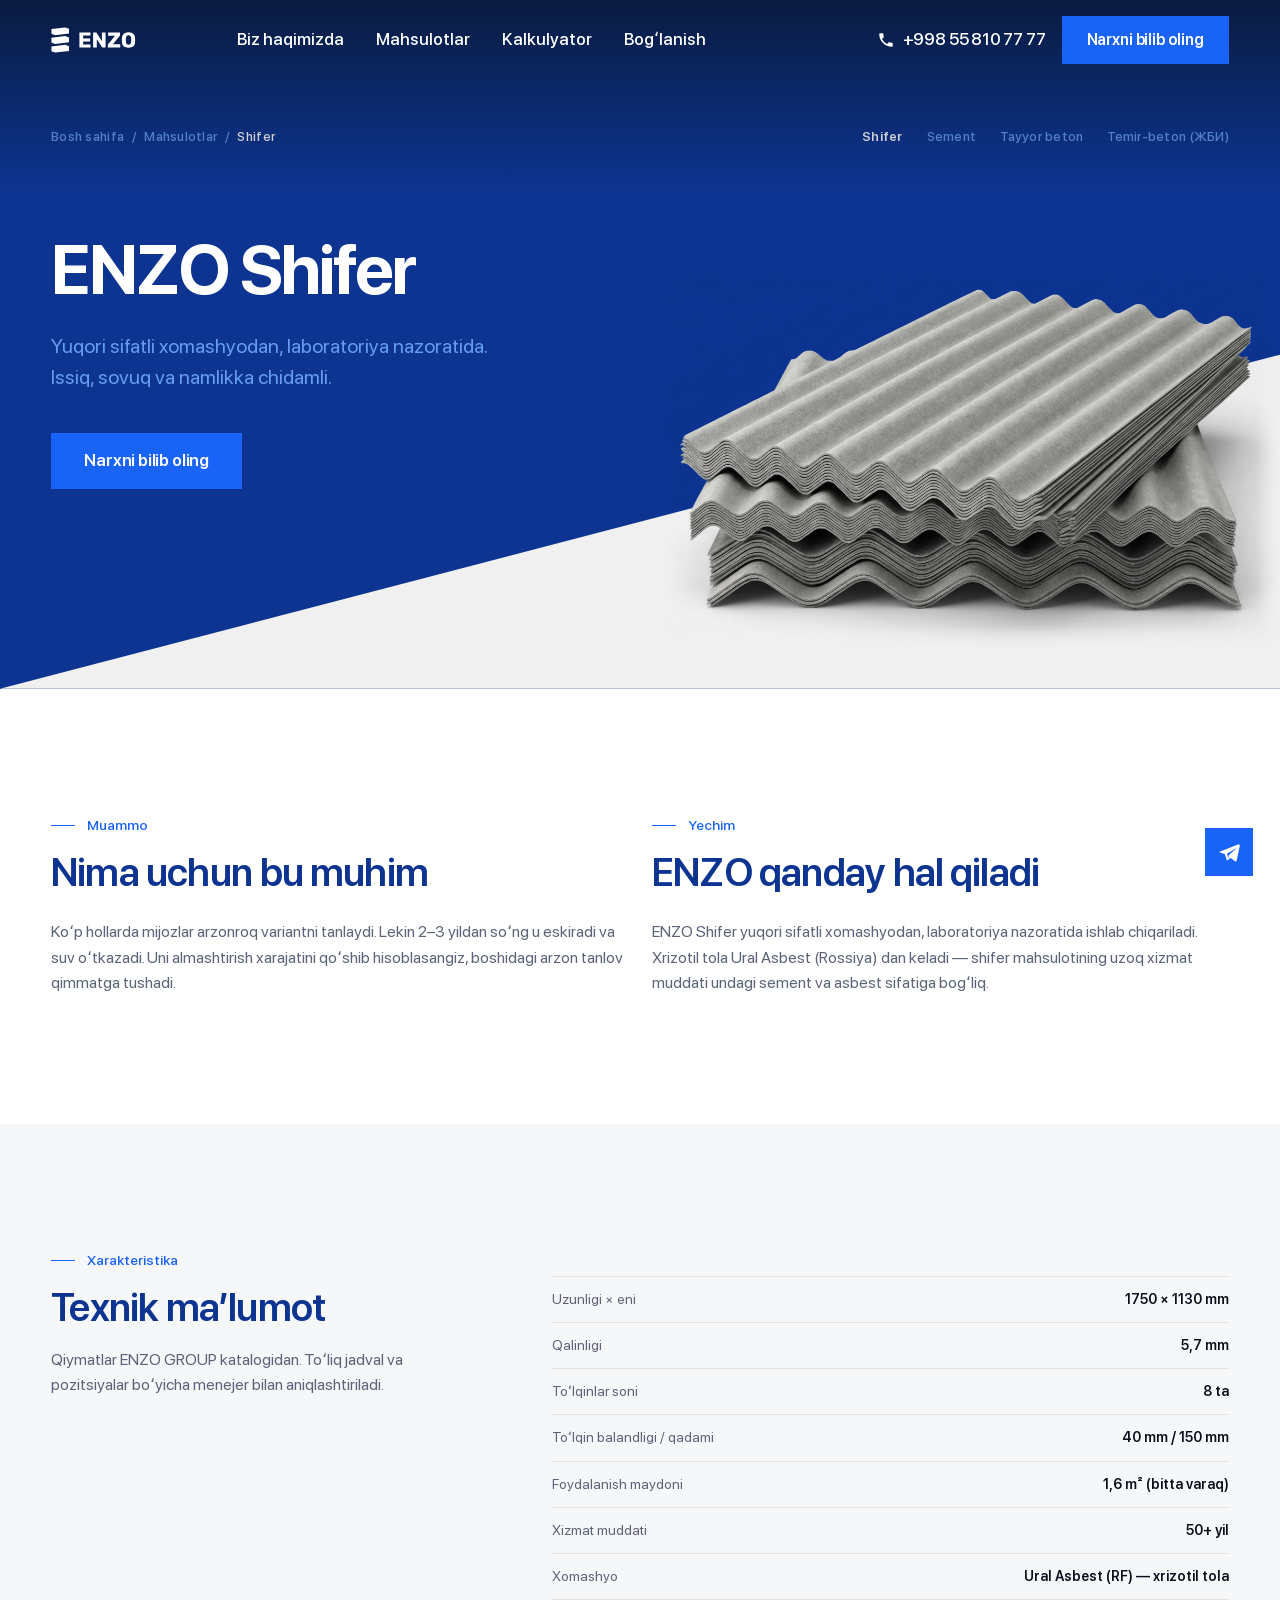
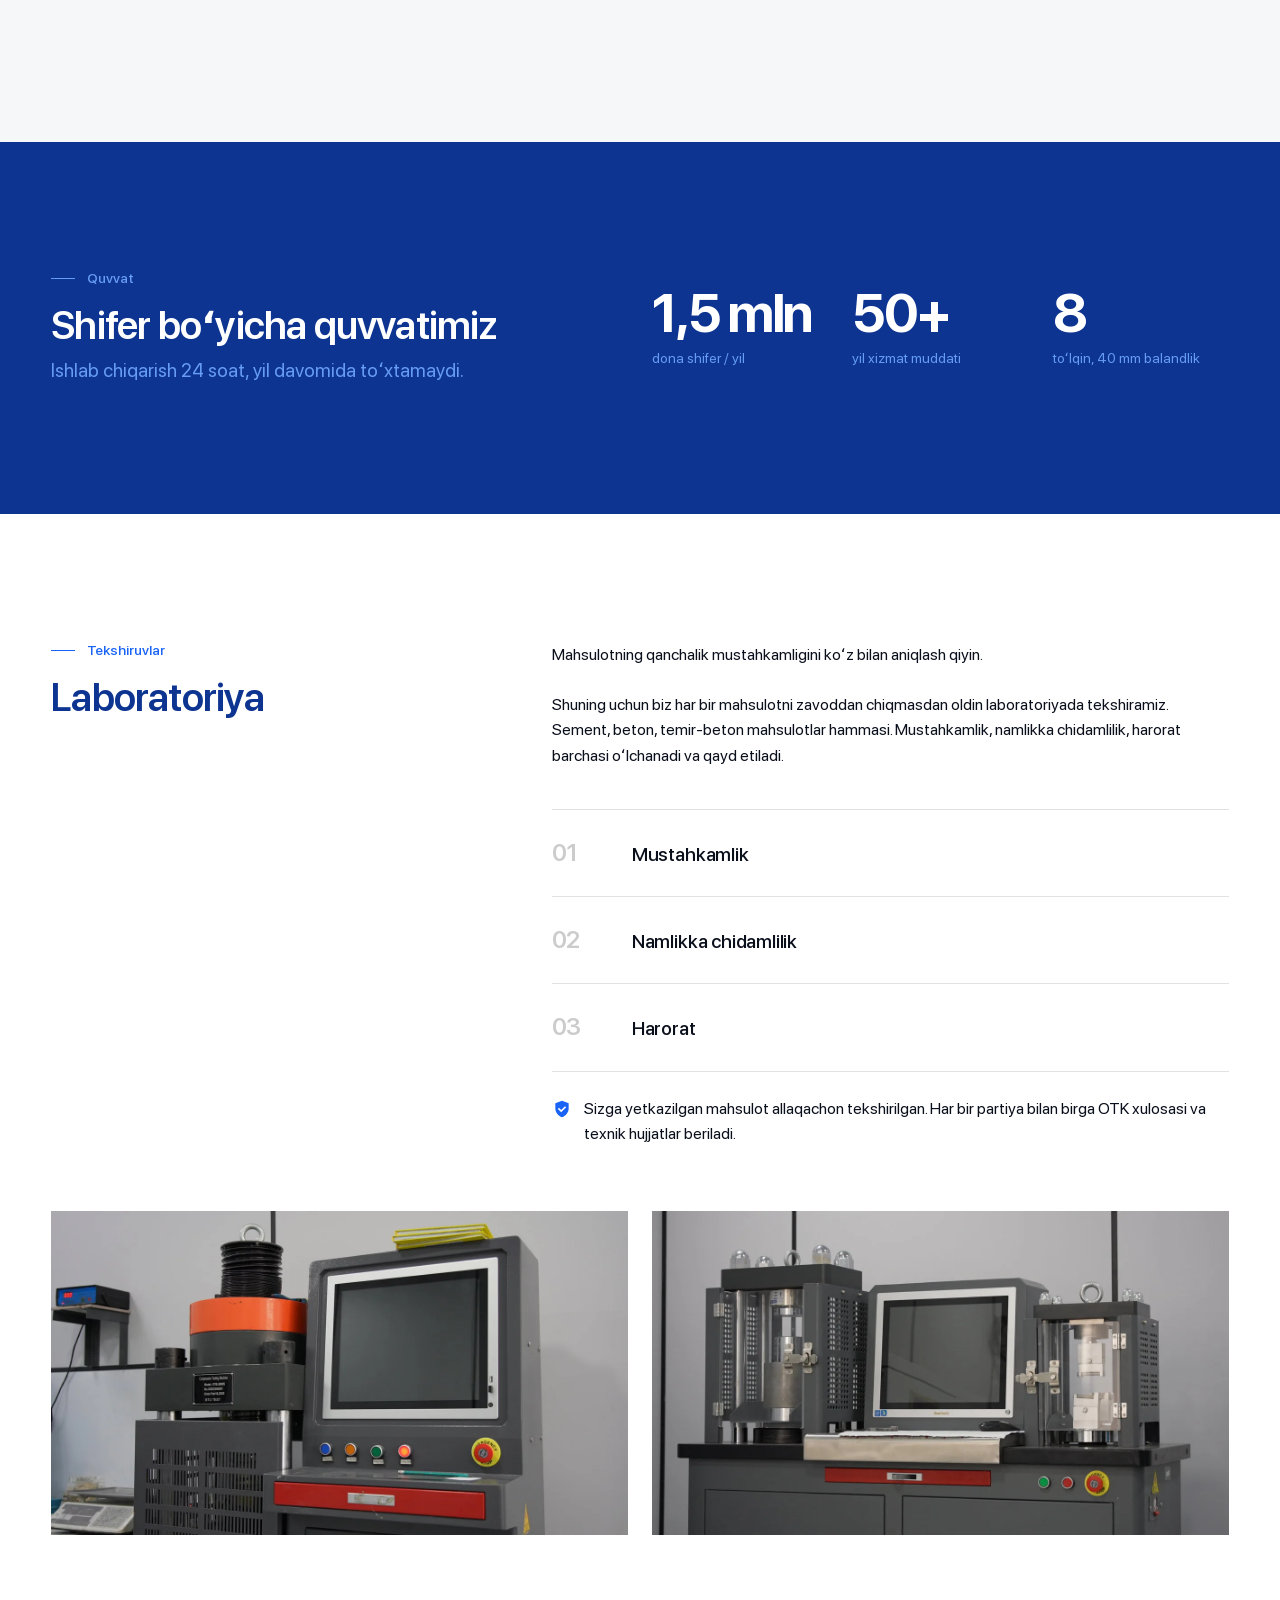
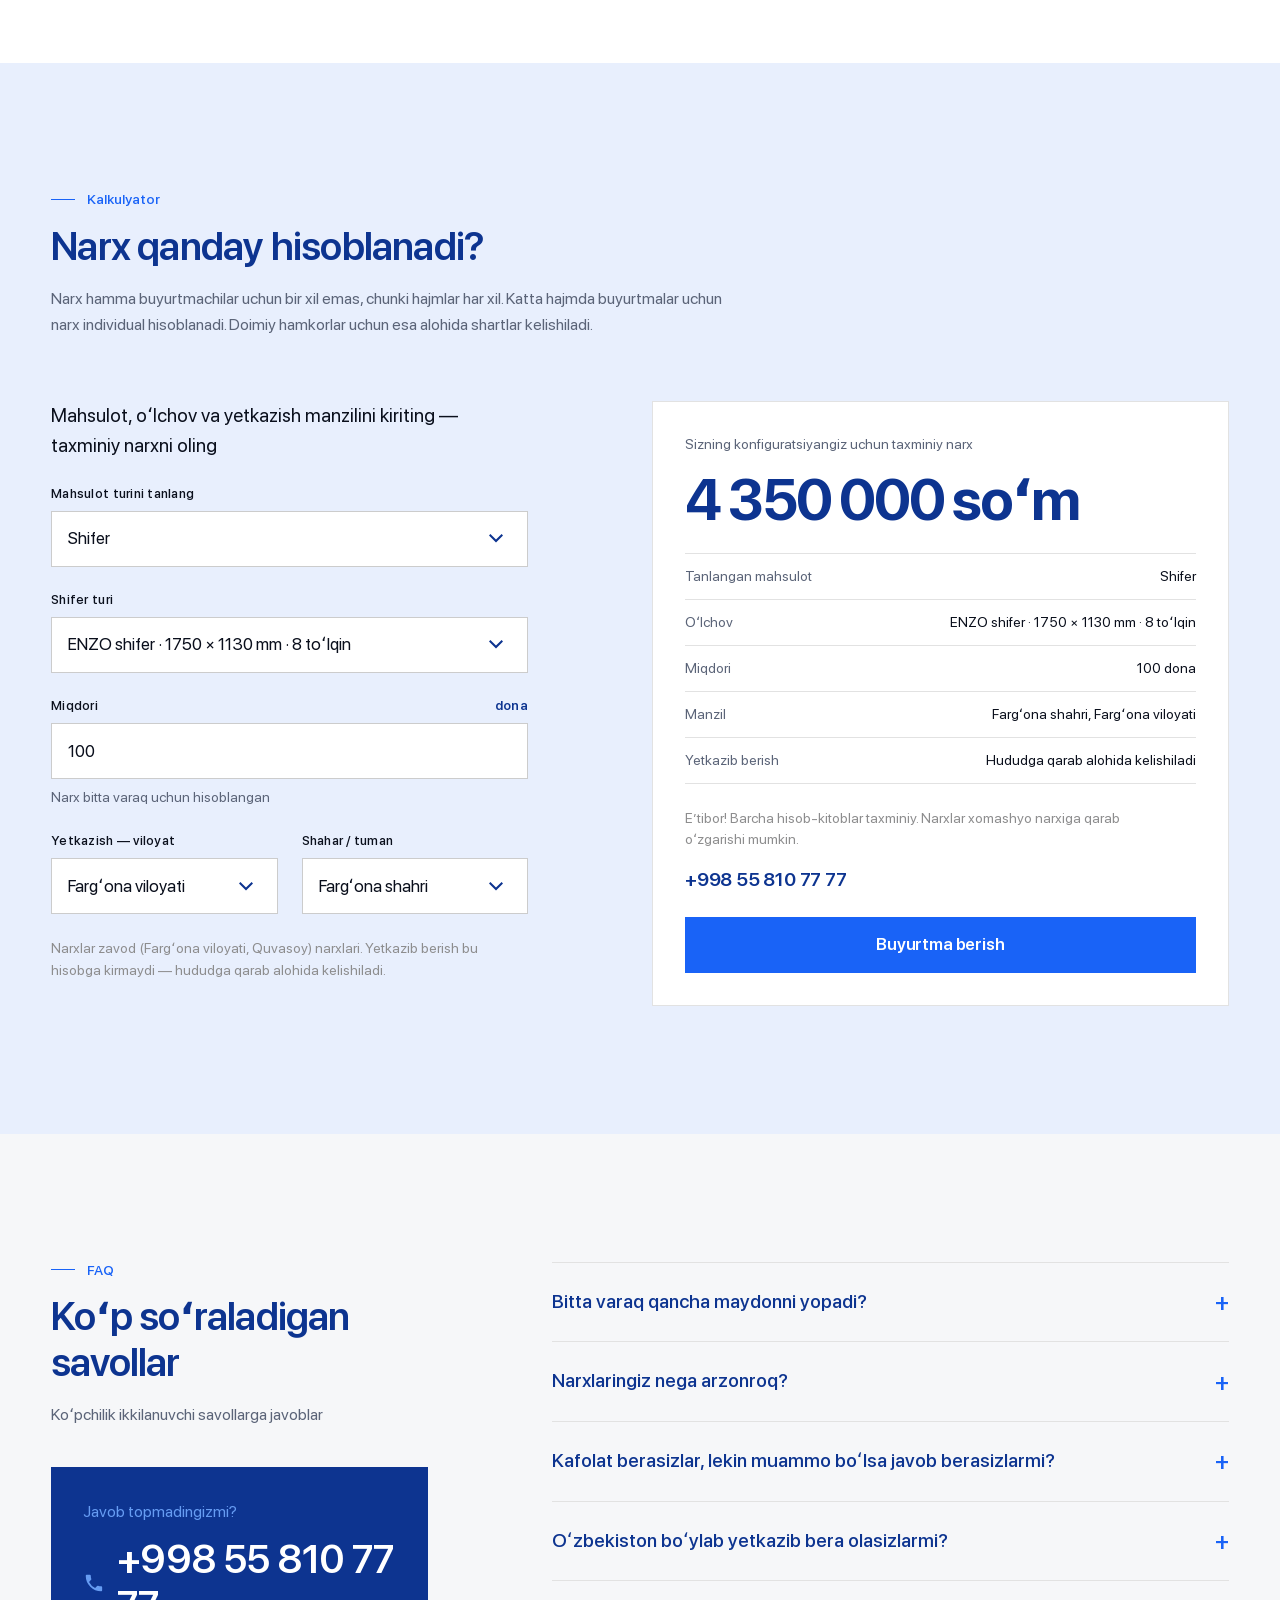
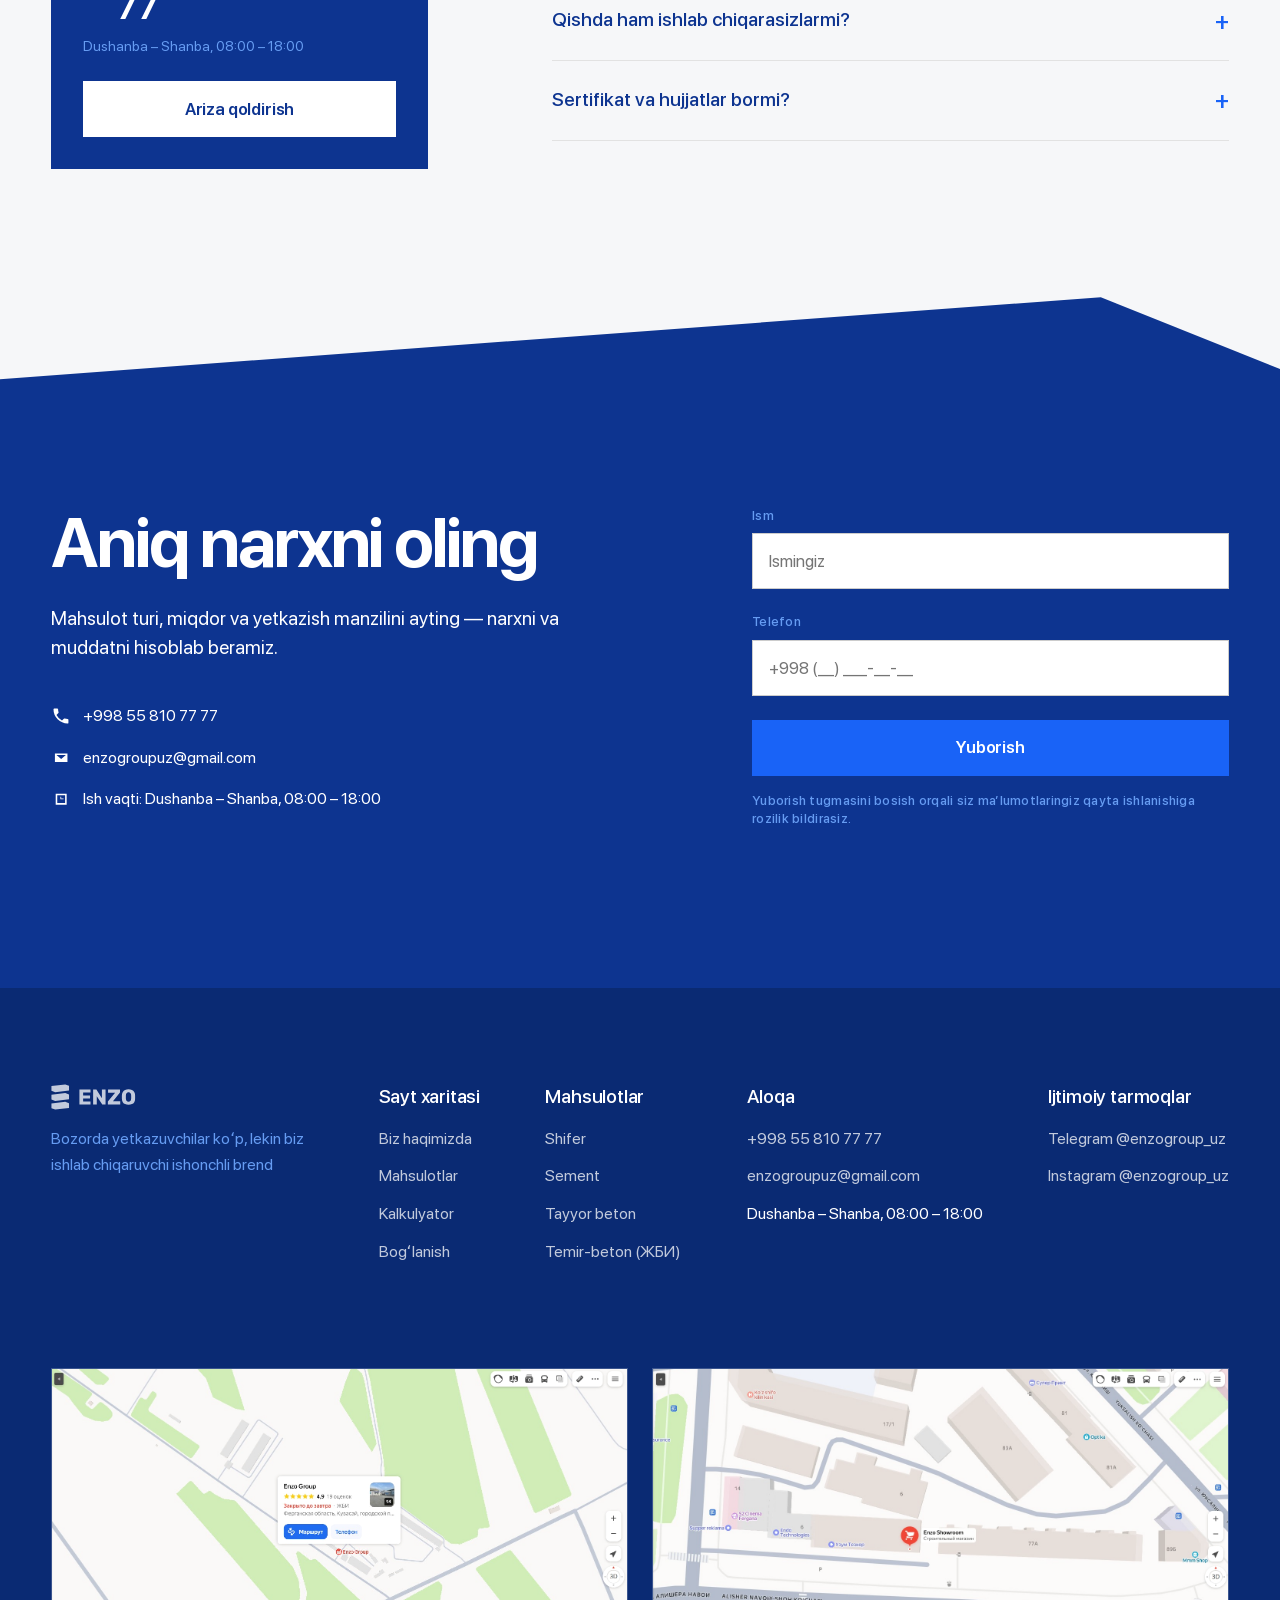
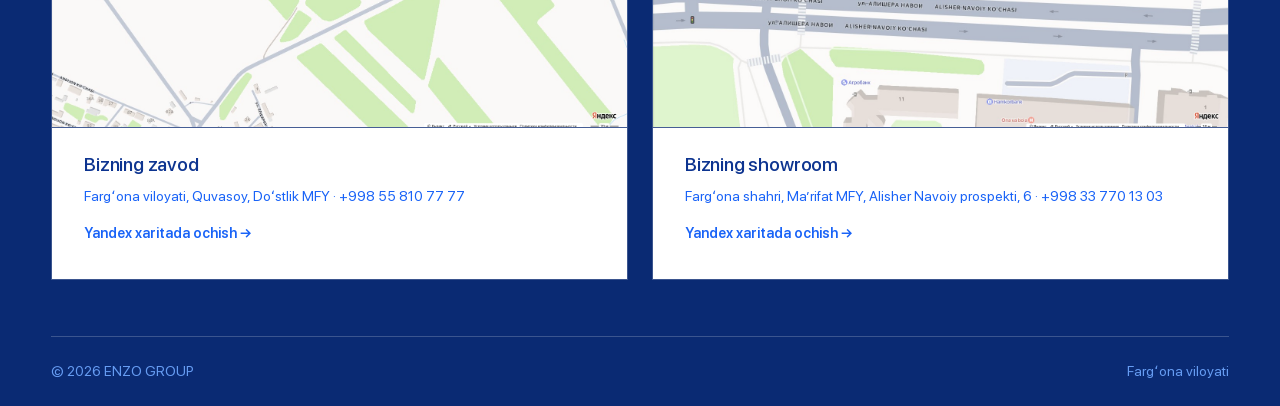
<file: shifer/index.html>
<!DOCTYPE html>
<html lang="uz">
<head>
<meta charset="UTF-8">
<meta name="viewport" content="width=device-width, initial-scale=1">
<title>ENZO Shifer — 1750×1130 mm, 8 toʻlqin | ENZO GROUP</title>
<meta name="description" content="Yiliga 1,5 mln dona shifer. Ural Asbest xomashyosidan, 5,7 mm qalinlik, 8 toʻlqin, xizmat muddati 50+ yil.">
<link rel="preload" href="../assets/fonts/SFProDisplay-Bold.woff2" as="font" type="font/woff2" crossorigin>
<link rel="preload" href="../assets/fonts/SFProDisplay-Regular.woff2" as="font" type="font/woff2" crossorigin>
<link rel="stylesheet" href="../css/style.css?v=20260822a">
<script>
/* Kirish animatsiyasi — ko'rsatilsinmi? Qaror sahifa chizilishidan oldin
   qabul qilinadi, shuning uchun skript `<head>` da va tashqi fayl emas.

   Uchta holatda ko'rsatilmaydi:
   1. Sessiyada allaqachon ko'rilgan — mahsulot sahifasiga o'tganda uni
      har safar qayta ko'rish charchatadi;
   2. Foydalanuvchi harakatni kamaytirishni so'ragan;
   3. Sahifa ichki havola (#) bilan ochilgan — u yerda odam aniq bir
      bo'limga kelayapti, parda esa uni to'sib qo'yardi. */
(function () {
  try {
    if (sessionStorage.getItem('enzo-intro')) return;
    if (matchMedia('(prefers-reduced-motion: reduce)').matches) return;
    if (location.hash) return;
    /* ✎ Reklamadan kelgan odam pardani ko'rmaydi (2026-08-22). Havolada
       utm_ bo'lsa — bu bosilgan reklama; unga to'langan 2,4 soniyani
       logotip animatsiyasiga sarflash to'g'ri emas, u nima va'da
       qilinganini darrov ko'rishi kerak. */
    if (location.search.indexOf('utm_') > -1) return;
    sessionStorage.setItem('enzo-intro', '1');
    var root = document.documentElement;
    root.classList.add('has-intro');

    /* Scroll qulfini SHU SKRIPT ochadi, main.js emas. Sabab: qulf shu
       yerda qo'yiladi — agar uni ochish boshqa faylga qoldirilsa va o'sha
       fayl yuklanmasa (tarmoq uzilishi, keshdagi eski nusxa), sahifa
       butunlay scroll qilinmaydigan bo'lib qolardi. Bu kirish
       animatsiyalarining klassik falokati.

       2700 ms — parda 1900 + 450 ms da so'nadi, ustiga zaxira. */
    setTimeout(function () { root.classList.remove('has-intro'); }, 2700);
  } catch (e) { /* sessionStorage yopiq bo'lsa — animatsiya shunchaki bo'lmaydi */ }
})();
</script>
</head>
<body>

<!-- Kirish animatsiyasi. Ko'rinishi `html.has-intro` ga bog'liq (yuqoridagi
     skript qo'yadi), YO'QOLISHI esa sof CSS animatsiyasi bilan bo'ladi
     (`style.css` §22). Shuning uchun JS ishlamay qolsa ham parda ekranda
     osilib qolmaydi — bu eng muhim shart.

     Video: 1920×1080, 5 s. Logotip ~2,4 s da to'liq shakllanadi, qolgani
     ushlab turish — shuning uchun parda 2,4 s da so'na boshlaydi, videoning
     oxirigacha kutilmaydi.

     Fon `#354a92` — videoning O'Z foni (o'lchandi). Shuning uchun
     `object-fit:contain` da yon tomonlarda chegara ko'rinmaydi. -->
<div class="intro" id="intro" aria-hidden="true">
  <video class="intro__v" src="../assets/video/enzo-logo.mp4"
         autoplay muted playsinline preload="auto"
         onloadedmetadata="this.playbackRate=1.5"></video>
</div>


<!-- SVG ikonka to'plami (assets/icons/ dan) -->
<svg width="0" height="0" style="position:absolute" aria-hidden="true">
  <!-- Ovoz — zavod videosidagi «Ovozni yoqish» tugmasi uchun (§5.3).
       190×190 quti, 7,44px moduli — qolgan ENZO ikonkalari bilan bir tizimda. -->
  <symbol id="i-sound" viewBox="0 0 190 190"><path fill="currentColor" d="M74.4,74.4h-22.32v41.2h22.32l29.76,26.04V48.36l-29.76,26.04ZM119.04,74.4v41.2c7.44-5.16,11.16-12.4,11.16-20.6s-3.72-15.44-11.16-20.6ZM119.04,44.64v14.88c14.88,7.44,22.32,20.6,22.32,35.48s-7.44,28.04-22.32,35.48v14.88c22.32-8.68,37.2-27.8,37.2-50.36s-14.88-41.68-37.2-50.36Z"/></symbol>
  <!-- ENZO logotipi — identity/enzo.svg dan olingan haqiqiy vektor
       (mijoz qarori, 2026-08-20). Avval belgi CSS bilan uchta tekis chiziq
       qilib chizilgandi; brendning o'z belgisi esa uchta QIYA plita —
       ustma-ust taxlangan shifer varaqlari. `currentColor`: sarhad hero
       ustida oq, scroll'dan keyin ko'k bo'ladi. -->
  <symbol id="i-enzo" viewBox="-2 -2 384.20 118.06">
    <g fill="currentColor" transform="translate(-7690.23 -4876.67)">
    <polygon points="7753.04 4876.67 7690.23 4883.85 7690.23 4905.63 7707.27 4911.92 7770.07 4904.74 7770.07 4882.96 7753.04 4876.67 7753.04 4876.67"/>
    <polygon points="7753.04 4916.07 7690.23 4923.26 7690.23 4945.03 7707.27 4951.33 7770.07 4944.14 7770.07 4922.37 7753.04 4916.07 7753.04 4916.07"/>
    <polygon points="7753.04 4955.48 7690.23 4962.66 7690.23 4984.44 7707.27 4990.73 7770.07 4983.55 7770.07 4961.77 7753.04 4955.48 7753.04 4955.48"/>
    <polygon points="7817.28 4967.8 7817.28 4899.6 7867.66 4899.6 7867.66 4913.63 7834.14 4913.63 7834.14 4926.78 7865.51 4926.78 7865.51 4940.23 7834.14 4940.23 7834.14 4953.77 7867.66 4953.77 7867.66 4967.8 7817.28 4967.8 7817.28 4967.8"/>
    <polygon points="7879.54 4967.8 7879.54 4899.6 7894.43 4899.6 7919.4 4938.87 7919.4 4899.6 7935.96 4899.6 7935.96 4967.8 7921.1 4967.8 7896.11 4929.9 7896.11 4967.8 7879.54 4967.8 7879.54 4967.8"/>
    <polygon points="7946.48 4967.8 7946.48 4954.11 7979.32 4914.12 7947.36 4914.12 7947.36 4899.6 8001.44 4899.7 8001.44 4913.21 7969.67 4953.09 8002.61 4953.09 8002.61 4967.8 7946.48 4967.8 7946.48 4967.8"/>
    <path d="M8040.22,4968.78c-5.98,0-11.17-.97-15.59-2.92-4.42-1.95-7.86-4.89-10.33-8.82-2.47-3.93-3.83-8.85-4.09-14.76-.07-2.79-.1-5.6-.1-8.43s.03-5.63.1-8.43c.26-5.84,1.64-10.77,4.14-14.76,2.5-4,5.97-7,10.43-9.01,4.45-2.01,9.6-3.02,15.44-3.02s11.08,1.01,15.49,3.02c4.42,2.01,7.89,5.02,10.43,9.01,2.53,4,3.9,8.92,4.09,14.76.13,2.79.19,5.6.19,8.43s-.07,5.64-.19,8.43c-.19,5.91-1.54,10.83-4.04,14.76-2.5,3.93-5.96,6.87-10.38,8.82-4.42,1.95-9.61,2.92-15.59,2.92h0ZM8040.22,4954.75c3.44,0,6.25-1.04,8.43-3.12,2.18-2.08,3.33-5.39,3.46-9.94.13-2.86.19-5.55.19-8.09s-.06-5.16-.19-7.89c-.13-3.05-.7-5.54-1.7-7.45-1.01-1.92-2.39-3.33-4.14-4.24-1.75-.91-3.77-1.36-6.04-1.36s-4.19.45-5.94,1.36c-1.75.91-3.15,2.32-4.19,4.24s-1.62,4.4-1.75,7.45c-.07,2.73-.1,5.36-.1,7.89s.03,5.23.1,8.09c.19,4.55,1.38,7.86,3.56,9.94,2.18,2.08,4.95,3.12,8.33,3.12h0Z"/>
  </g>
  </symbol>
  <symbol id="i-phone" viewBox="0 0 24 24"><path fill="currentColor" d="M6.6 10.8a15.1 15.1 0 0 0 6.6 6.6l2.2-2.2a1 1 0 0 1 1-.25c1.1.37 2.3.57 3.5.57a1 1 0 0 1 1 1V20a1 1 0 0 1-1 1A17 17 0 0 1 3 4a1 1 0 0 1 1-1h3.5a1 1 0 0 1 1 1c0 1.2.2 2.4.57 3.5a1 1 0 0 1-.25 1l-2.22 2.3Z"/></symbol>
  <symbol id="i-shield" viewBox="0 0 24 24"><path fill="currentColor" d="M12 2 4 5v6.5c0 4.6 3.4 8.9 8 10.5 4.6-1.6 8-5.9 8-10.5V5l-8-3Zm-1 14-4-4 1.4-1.4L11 13.2l4.6-4.6L17 10l-6 6Z"/></symbol>
  <symbol id="i-chat" viewBox="0 0 24 24"><path fill="currentColor" d="M3 3h18v14H7l-4 4V3Z"/></symbol>
  <symbol id="i-pin" viewBox="0 0 24 24"><path fill="currentColor" d="M12 2a7 7 0 0 0-7 7c0 5.2 7 13 7 13s7-7.8 7-13a7 7 0 0 0-7-7Zm0 9.5A2.5 2.5 0 1 1 12 6.5a2.5 2.5 0 0 1 0 5Z"/></symbol>
  <!-- Mahsulot ikonkalari — ENZO uchun yangi chizildi.
       Identity uslubi: 190×190 quti, koordinatalar 7.44px moduli karrali,
       to'ldirilgan (solid), fill-rule evenodd. assets/icons/ da saqlangan. -->
  <symbol id="i-shifer" viewBox="0 0 190 190"><path fill="currentColor" fill-rule="evenodd" clip-rule="evenodd" d="M29.76,111.6l22.32-22.32,22.32,22.32,22.32-22.32,22.32,22.32,22.32-22.32,22.32,22.32v22.32l-22.32-22.32-22.32,22.32-22.32-22.32-22.32,22.32-22.32-22.32-22.32,22.32v-22.32h0Z"/></symbol>
  <symbol id="i-sement" viewBox="0 0 190 190"><path fill="currentColor" fill-rule="evenodd" clip-rule="evenodd" d="M52.08,44.64h89.28v14.88H52.08v-14.88h0ZM59.52,59.52h74.4v96.72H59.52V59.52h0ZM74.4,96.72h44.64v14.88h-44.64v-14.88h0Z"/></symbol>
  <symbol id="i-beton" viewBox="0 0 190 190"><path fill="currentColor" fill-rule="evenodd" clip-rule="evenodd" d="M44.64,44.64h104.16l-37.2,59.52h-29.76L44.64,44.64h0ZM89.28,104.16h14.88v14.88h-14.88v-14.88h0ZM52.08,156.24l44.64-37.2,44.64,37.2H52.08Z"/></symbol>
  <symbol id="i-plita" viewBox="0 0 190 190"><path fill="currentColor" fill-rule="evenodd" clip-rule="evenodd" d="M37.2,74.4h119.04v44.64H37.2v-44.64h0ZM59.52,89.28h14.88v14.88h-14.88v-14.88h0ZM89.28,89.28h14.88v14.88h-14.88v-14.88h0ZM119.04,89.28h14.88v14.88h-14.88v-14.88h0Z"/></symbol>
  <symbol id="i-envelope" viewBox="0 0 190 190"><path fill="currentColor" fill-rule="evenodd" clip-rule="evenodd" d="M37.2,52.08h119.04v81.84H37.2V52.08h0ZM52.08,66.96l44.64,37.2,44.64-37.2H52.08Z"/></symbol>
  <symbol id="i-play" viewBox="0 0 190 190"><path fill="currentColor" d="M66.96,44.64l74.4,50.36-74.4,50.36V44.64Z"/></symbol>
  <symbol id="i-prev" viewBox="0 0 190 190"><path fill="currentColor" d="M123.04,44.64v100.72l-74.4-50.36,74.4-50.36Z"/></symbol>
  <symbol id="i-next" viewBox="0 0 190 190"><path fill="currentColor" d="M66.96,44.64l74.4,50.36-74.4,50.36V44.64Z"/></symbol>
  <!-- Zavod · laboratoriya · yetkazib berish — bento uchun yangi chizildi.
       Xuddi mahsulot ikonkalari kabi: 190×190, 7.44px moduli, to'ldirilgan. -->
  <symbol id="i-zavod" viewBox="0 0 190 190"><path fill="currentColor" d="M29.76,148.8v-52.08l29.76-14.88v14.88l29.76-14.88v14.88l29.76-14.88V44.64h37.2v104.16H29.76Z"/></symbol>
  <symbol id="i-lab" viewBox="0 0 190 190"><path fill="currentColor" d="M74.4,37.2h37.2v14.88h-7.44v22.32l29.76,59.52v14.88H52.08v-14.88l29.76-59.52v-22.32h-7.44v-14.88Z"/></symbol>
  <symbol id="i-truck" viewBox="0 0 190 190"><path fill="currentColor" d="M29.76,66.96h81.84v66.96H29.76v-66.96ZM119.04,89.28h14.88l22.32,29.76v14.88h-37.2v-44.64ZM44.64,133.92h22.32v14.88h-22.32v-14.88ZM111.6,133.92h22.32v14.88h-22.32v-14.88Z"/></symbol>
  <symbol id="i-clock" viewBox="0 0 190 190"><path fill="currentColor" fill-rule="evenodd" clip-rule="evenodd" d="M44.64,44.64h104.16v104.16H44.64V44.64h0ZM59.52,59.52v74.4h74.4V59.52H59.52h0ZM89.28,74.4h7.44v14.88h22.32v7.44h-29.76v-22.32h0Z"/></symbol>
</svg>

<!-- ═══ HEADER ═════════════════════════════════════════════════════════ -->
<header class="header" id="header">
  <div class="container header__inner">

    <a class="logo" href="../#home" aria-label="ENZO GROUP — bosh sahifa">
      <svg class="logo__svg" aria-hidden="true"><use href="#i-enzo"/></svg>
    </a>

    <nav class="nav" aria-label="Asosiy navigatsiya">
      <a href="../#about-us">Biz haqimizda</a>
      <a href="../#mainproducts">Mahsulotlar</a>
      <a href="#calculator">Kalkulyator</a>
      <a href="#form">Bogʻlanish</a>
    </nav>

    <div class="header__actions">
      <a class="header__phone" href="tel:+998558107777"><svg aria-hidden="true"><use href="#i-phone"/></svg>+998 55 810 77 77</a>
      <a class="header__phone-icon" href="tel:+998558107777" aria-label="Qoʻngʻiroq qilish">
        <svg aria-hidden="true"><use href="#i-phone"/></svg>
      </a>
      <a class="btn btn--primary btn--sm header__cta" href="#calculator">Narxni bilib oling</a>
      <button class="burger" id="burger" aria-label="Menyu" aria-expanded="false" aria-controls="menu">
        <span></span><span></span><span></span>
      </button>
    </div>

  </div>
</header>

<nav class="menu" id="menu" aria-label="Mobil navigatsiya">
  <a class="menu__link" href="../#about-us">Biz haqimizda</a>
  <a class="menu__link" href="../#mainproducts">Mahsulotlar</a>
  <a class="menu__link" href="#calculator">Kalkulyator</a>
  <a class="menu__link" href="#form">Bogʻlanish</a>
  <div class="menu__foot">
    <a class="btn btn--on-dark" href="#calculator">Narxni bilib oling</a>
    <a class="menu__phone" href="tel:+998558107777">
      <svg aria-hidden="true"><use href="#i-phone"/></svg> +998 55 810 77 77
    </a>
  </div>
</nav>

<main>

  <!-- ═══ §6.2 · HERO ═══════════════════════════════════════════════════ -->
  <section class="section section--dark phero">
    <div class="phero__shape" aria-hidden="true"></div>
    <div class="container">
      <div class="grid">
        <div class="phero__nav t-caption">
          <nav class="crumbs" aria-label="Nonda yoʻl">
            <a href="../">Bosh sahifa</a><span aria-hidden="true">/</span>
            <a href="../#mainproducts">Mahsulotlar</a><span aria-hidden="true">/</span>
            <span aria-current="page">Shifer</span>
          </nav>
          <!-- Mahsulot almashtirgichi: alohida qator emas, shu yerda -->
          <ul class="pswitch__list" aria-label="Mahsulotlar">
            <li><a href="./" aria-current="page">Shifer</a></li>
            <li><a href="../sement/">Sement</a></li>
            <li><a href="../beton/">Tayyor beton</a></li>
            <li><a href="../jbi/">Temir-beton (ЖБИ)</a></li>
          </ul>
        </div>
        <div class="phero__copy">
          <h1 class="t-display t-words">ENZO Shifer</h1>
          <p class="t-body-l phero__lead measure">Yuqori sifatli xomashyodan, laboratoriya nazoratida. Issiq, sovuq va namlikka chidamli.</p>
          <div class="phero__cta">
            <a class="btn btn--primary" href="#calculator">Narxni bilib oling</a>
          </div>
        </div>
        <figure class="phero__media">
          <img src="../assets/img/mahsulot-shifer.webp" alt="ENZO Shifer" loading="eager" width="1400" height="781" fetchpriority="high">
        </figure>
      </div>
    </div>
  </section>


  <!-- ═══ §6.3 · MUAMMO → YECHIM ════════════════════════════════════════ -->
  <section class="section">
    <div class="container">
      <div class="grid">
        <div class="duo__col reveal">
          <p class="overline">Muammo</p>
          <h2 class="t-h2 t-words">Nima uchun bu muhim</h2>
          <p class="t-body duo__text measure">Koʻp hollarda mijozlar arzonroq variantni tanlaydi. Lekin 2–3 yildan soʻng u eskiradi va suv oʻtkazadi. Uni almashtirish xarajatini qoʻshib hisoblasangiz, boshidagi arzon tanlov qimmatga tushadi.</p>
        </div>
        <div class="duo__col reveal">
          <p class="overline">Yechim</p>
          <h2 class="t-h2 t-words">ENZO qanday hal qiladi</h2>
          <p class="t-body duo__text measure">ENZO Shifer yuqori sifatli xomashyodan, laboratoriya nazoratida ishlab chiqariladi. Xrizotil tola Ural Asbest (Rossiya) dan keladi — shifer mahsulotining uzoq xizmat muddati undagi sement va asbest sifatiga bogʻliq.</p>
        </div>
      </div>
    </div>
  </section>

  <!-- ═══ §6.4 · TEXNIK XARAKTERISTIKA ══════════════════════════════════ -->
  <section class="section section--surface">
    <div class="container">
      <div class="grid">
        <div class="head reveal">
          <p class="overline">Xarakteristika</p>
          <h2 class="t-h2 t-words">Texnik maʼlumot</h2>
          <p class="t-body sub measure">Qiymatlar ENZO GROUP katalogidan. Toʻliq jadval va pozitsiyalar boʻyicha menejer bilan aniqlashtiriladi.</p>
        </div>

        <div class="body-col reveal">
          <dl class="specs t-small">
            <div><dt>Uzunligi × eni</dt><dd>1750 × 1130 mm</dd></div>
            <div><dt>Qalinligi</dt><dd>5,7 mm</dd></div>
            <div><dt>Toʻlqinlar soni</dt><dd>8 ta</dd></div>
            <div><dt>Toʻlqin balandligi / qadami</dt><dd>40 mm / 150 mm</dd></div>
            <div><dt>Foydalanish maydoni</dt><dd>1,6 m² (bitta varaq)</dd></div>
            <div><dt>Xizmat muddati</dt><dd>50+ yil</dd></div>
            <div><dt>Xomashyo</dt><dd>Ural Asbest (RF) — xrizotil tola</dd></div>
          </dl>
        </div>
      </div>
    </div>
  </section>

  <!-- ═══ §6.5 · ISHLAB CHIQARISH QUVVATI ═══════════════════════════════ -->
  <section class="section section--dark">
    <div class="container">
      <div class="grid">
        <div class="capacity__head head reveal">
          <p class="overline overline--on-dark">Quvvat</p>
          <h2 class="t-h2 t-words">Shifer boʻyicha quvvatimiz</h2>
          <p class="t-body-l sub">Ishlab chiqarish 24 soat, yil davomida toʻxtamaydi.</p>
        </div>
        <div class="capacity__nums capacity__nums--3 reveal">
          <div><div class="cap__num">1,5 mln</div><div class="t-small cap__unit">dona shifer / yil</div></div>
          <div><div class="cap__num">50+</div><div class="t-small cap__unit">yil xizmat muddati</div></div>
          <div><div class="cap__num">8</div><div class="t-small cap__unit">toʻlqin, 40 mm balandlik</div></div>
        </div>
      </div>
    </div>
  </section>

  <!-- ═══ §5.7 · LABORATORIYA ═══════════════════════════════════════════ -->
  <section class="section">
    <div class="container">
      <div class="grid">
        <div class="head reveal">
          <p class="overline">Tekshiruvlar</p>
          <h2 class="t-h2 t-words">Laboratoriya</h2>
        </div>

        <div class="body-col reveal">
          <p class="t-body measure">Mahsulotning qanchalik mustahkamligini koʻz bilan aniqlash qiyin.</p>
          <p class="t-body measure" style="margin-top:var(--s-24)">Shuning uchun biz har bir mahsulotni zavoddan chiqmasdan oldin laboratoriyada tekshiramiz. Sement, beton, temir-beton mahsulotlar hammasi. Mustahkamlik, namlikka chidamlilik, harorat barchasi oʻlchanadi va qayd etiladi.</p>

          <div class="steps">
            <div class="step"><div class="step__n">01</div><div><h3 class="t-h4">Mustahkamlik</h3></div></div>
            <div class="step"><div class="step__n">02</div><div><h3 class="t-h4">Namlikka chidamlilik</h3></div></div>
            <div class="step"><div class="step__n">03</div><div><h3 class="t-h4">Harorat</h3></div></div>
          </div>

          <div class="with-icon">
            <svg aria-hidden="true"><use href="#i-shield"/></svg>
            <p class="t-body measure">Sizga yetkazilgan mahsulot allaqachon tekshirilgan. Har bir partiya bilan birga OTK xulosasi va texnik hujjatlar beriladi.</p>
          </div>
        </div>

        <div class="media-pair reveal">
          <figure class="ph"><img src="../assets/img/lab-press.webp" alt="Zavod laboratoriyasidagi press-mashina" loading="lazy" width="1280" height="720"></figure>
          <figure class="ph"><img src="../assets/img/lab-sinov.webp" alt="Namuna sinov uskunasi" loading="lazy" width="1280" height="720"></figure>
        </div>

      </div>
    </div>
  </section>

  <!-- ═══ §5.13 · KALKULYATOR ═══════════════════════════════════════════ -->
  <section class="section" id="calculator" style="background:var(--enzo-100)">
    <div class="container">
      <div class="grid">
        <div class="head reveal" style="grid-column:1/-1">
          <p class="overline">Kalkulyator</p>
          <h2 class="t-h2 t-words">Narx qanday hisoblanadi?</h2>
          <p class="t-body sub measure">Narx hamma buyurtmachilar uchun bir xil emas, chunki hajmlar har xil. Katta hajmda buyurtmalar uchun narx individual hisoblanadi. Doimiy hamkorlar uchun esa alohida shartlar kelishiladi.</p>
        </div>

        <form class="calc__controls reveal" id="calc" data-default="shifer">
          <p class="t-body-l" style="margin-bottom:var(--s-24)">Mahsulot, oʻlchov va yetkazish manzilini kiriting — taxminiy narxni oling</p>

          <div class="field">
            <label class="t-caption" for="c-product">Mahsulot turini tanlang</label>
            <select id="c-product">
              <option value="shifer">Shifer</option>
              <option value="sement">Sement</option>
              <option value="beton">Tayyor beton</option>
              <option value="jbi">Temir-beton buyumlar (ЖБИ)</option>
            </select>
          </div>

          <!-- Har mahsulotning oʻz oʻlchov savoli — faqat tanlangani koʻrinadi -->
          <!-- ✎ Shifer endi tanlov (mijoz narxlari, 2026-08-21): ikki xil
               shifer sotiladi va narxi har xil. -->
          <div class="field" id="f-shifer" hidden>
            <label class="t-caption" for="c-shifer">Shifer turi</label>
            <select id="c-shifer">
              <option value="enzo">ENZO shifer · 1750 × 1130 mm · 8 toʻlqin</option>
              <option value="chek">Chek shifer · 1750 × 1130 mm · 8 toʻlqin</option>
            </select>
          </div>

          <div class="field" id="f-sement" hidden>
            <label class="t-caption" for="c-sement">Sement turi va markasi</label>
            <select id="c-sement">
              <option value="optima-qop">ENZO Optima M450 · qopli (50 kg)</option>
              <option value="extra-qop">ENZO EXTRA M550 · qopli (50 kg)</option>
              <option value="optima-naval">ENZO Optima M450 · naval</option>
              <option value="extra-naval">ENZO EXTRA M550 · naval</option>
              <option value="?">Bilmayman — menejer tanlashga yordam beradi</option>
            </select>
          </div>

          <div class="field" id="f-marka" hidden>
            <label class="t-caption" for="c-marka">Beton markasi</label>
            <select id="c-marka">
              <option>M100</option><option>M150</option><option>M200</option>
              <option>M250</option><option>M300</option><option>M350</option>
              <option>M400</option><option>M450</option><option>M500</option>
              <option value="?">Bilmayman — menejer tanlashga yordam beradi</option>
            </select>
          </div>

          <div class="field" id="f-jbi" hidden>
            <label class="t-caption" for="c-jbi">Buyum turkumi</label>
            <select id="c-jbi">
              <option value="pb">Koʻp boʻshliqli plita ПБ (2,36–8,86 m)</option>
              <option value="pk2">Koʻp boʻshliqli plita 2ПК (2,86–7,06 m)</option>
              <option value="li60">Irrigatsion nov ЛИ 60.3.6/4 (6 m)</option>
              <option value="li30">Irrigatsion nov ЛИ 30.3.6/4 (3 m)</option>
              <option value="ct">Shpaler ustuni CT</option>
              <option value="?">Bilmayman — menejer tanlashga yordam beradi</option>
            </select>
          </div>


          <!-- 2ПК plitasi tanlansa — aniq oʻlcham. Narxlar mijoz
               roʻyxatidan (2026-08-21): uzunlik va kenglik boʻyicha. -->
          <div class="field" id="f-pk2" hidden>
            <label class="t-caption" for="c-pk2">Plita oʻlchami (uzunlik × kenglik)</label>
            <select id="c-pk2"></select>
          </div>

          <div class="field">
            <label class="t-caption" for="c-qty">Miqdori <span class="field__val" id="v-unit">dona</span></label>
            <input type="number" id="c-qty" min="1" step="1" value="100" inputmode="numeric">
            <p class="t-small calc__hint" id="c-hint"></p>
          </div>

          <div class="field2">
            <div class="field">
              <label class="t-caption" for="c-region">Yetkazish — viloyat</label>
              <select id="c-region"></select>
            </div>
            <div class="field">
              <label class="t-caption" for="c-district">Shahar / tuman</label>
              <select id="c-district"></select>
            </div>
          </div>

          <p class="t-small calc__note">Narxlar zavod (Fargʻona viloyati, Quvasoy) narxlari. Yetkazib berish bu hisobga kirmaydi — hududga qarab alohida kelishiladi.</p>
        </form>

        <aside class="calc__result reveal">
          <p class="t-small" id="c-cap" style="color:var(--ink-60)">Sizning konfiguratsiyangiz uchun taxminiy narx</p>
          <div class="t-stat calc__price" id="c-price" style="font-size:clamp(36px,4.5vw,64px)">— soʻm</div>

          <ul class="calc__list t-small">
            <li><span>Tanlangan mahsulot</span><span id="o-product">Shifer</span></li>
            <li><span>Oʻlchov</span><span id="o-spec">—</span></li>
            <li><span>Miqdori</span><span id="o-qty">—</span></li>
            <li><span>Manzil</span><span id="o-addr">—</span></li>
            <li><span>Yetkazib berish</span><span id="o-ship">—</span></li>
          </ul>

          <p class="t-small calc__note">Eʼtibor! Barcha hisob-kitoblar taxminiy. Narxlar xomashyo narxiga qarab oʻzgarishi mumkin.</p>
          <a class="t-h4" href="tel:+998558107777" style="display:block;margin-top:var(--s-16);color:var(--enzo-800);font-weight:600">+998 55 810 77 77</a>
          <a class="btn btn--primary" href="#form">Buyurtma berish</a>
        </aside>
      </div>
    </div>
  </section>

  <!-- ═══ §6.8 · FAQ ════════════════════════════════════════════════════ -->
  <section class="section section--surface">
    <div class="container">
      <div class="grid">
        <div class="head faq__head reveal">
          <p class="overline">FAQ</p>
          <h2 class="t-h2 t-words">Koʻp soʻraladigan savollar</h2>
          <p class="t-body sub">Koʻpchilik ikkilanuvchi savollarga javoblar</p>
          <div class="faq__aside">
            <p class="t-body faq__aside-lead">Javob topmadingizmi?</p>
            <a class="faq__aside-tel" href="tel:+998558107777">
              <svg aria-hidden="true"><use href="#i-phone"/></svg>
              <span class="t-h2">+998 55 810 77 77</span>
            </a>
            <p class="t-small faq__aside-note">Dushanba – Shanba, 08:00 – 18:00</p>
            <a class="btn btn--on-dark" href="#form">Ariza qoldirish</a>
          </div>
        </div>
        <div class="body-col reveal">
          <div class="faq">
            <div class="faq__item">
              <button class="faq__q" type="button">Bitta varaq qancha maydonni yopadi?<span class="faq__sign">+</span></button>
              <div class="faq__a"><div><p class="t-body measure">Foydalanish maydoni — 1,6 m². Yaʼni 100 m² tomga taxminan 63 varaq kerak, ustma-ust qoʻyish zaxirasi bilan 70 ga yaqin. Aniq miqdorni kalkulyatorda hisoblab koʻrishingiz mumkin.</p></div></div>
            </div>
            <div class="faq__item">
              <button class="faq__q" type="button">Narxlaringiz nega arzonroq?<span class="faq__sign">+</span></button>
              <div class="faq__a"><div><p class="t-body measure">Mahsulotlar toʻgʻridan-toʻgʻri zavoddan, vositachilarsiz yetkazib beriladi. Shu sababli mijozlar ENZO mahsulotlarini 1-qoʻl narxda xarid qilish imkoniga ega boʻladi.</p></div></div>
            </div>
            <div class="faq__item">
              <button class="faq__q" type="button">Kafolat berasizlar, lekin muammo boʻlsa javob berasizlarmi?<span class="faq__sign">+</span></button>
              <div class="faq__a"><div><p class="t-body measure">Biz mahsulotlarimizga rasmiy kafolat beramiz va bu kafolat faqat soʻzda emas — hujjat bilan tasdiqlanadi. Agar mahsulotda biror muammo aniqlansa, uni qaytarib olib, hech qanday ortiqcha savollarsiz yangisiga almashtirib beramiz.</p></div></div>
            </div>
            <div class="faq__item">
              <button class="faq__q" type="button">Oʻzbekiston boʻylab yetkazib bera olasizlarmi?<span class="faq__sign">+</span></button>
              <div class="faq__a"><div><p class="t-body measure">Ha, mahsulotlarimizni Oʻzbekiston boʻylab yetkazib beramiz. Buyurtma hajmi va manziliga qarab yetkazib berish shartlari alohida kelishiladi.</p></div></div>
            </div>
            <div class="faq__item">
              <button class="faq__q" type="button">Qishda ham ishlab chiqarasizlarmi?<span class="faq__sign">+</span></button>
              <div class="faq__a"><div><p class="t-body measure">Ha, biz ishlab chiqarishni mavsumga bogʻlamaymiz — yil davomida, qishda ham uzluksiz ishlaymiz. Zavodimiz 24/7 formatda faoliyat yuritadi.</p></div></div>
            </div>
            <div class="faq__item">
              <button class="faq__q" type="button">Sertifikat va hujjatlar bormi?<span class="faq__sign">+</span></button>
              <div class="faq__a"><div><p class="t-body measure">Ha, barcha mahsulotlarimiz tegishli sertifikatlar va hujjatlar bilan tasdiqlangan. Ishlab chiqarish jarayoni amaldagi davlat standartlariga muvofiq olib boriladi va har bir mahsulot sifat nazoratidan oʻtkaziladi.</p></div></div>
            </div>
          </div>
        </div>
      </div>
    </div>
  </section>


  <!-- ═══ §5.17 · FORMA (to'q · 3-to'q) ═════════════════════════════════ -->
  <!-- O'rovchi: qirra ostidagi bo'sh joy yuqoridagi bo'lim foni bilan bir xil -->
  <div class="roof-bg">
  <section class="section section--lg section--dark roof-top" id="form">
    <div class="container">
      <div class="grid">

        <div class="form__copy reveal">
          <h2 class="t-display">Aniq narxni oling</h2>
          <p class="t-body-l sub measure" style="margin-top:var(--s-24)">Mahsulot turi, miqdor va yetkazish manzilini ayting — narxni va muddatni hisoblab beramiz.</p>

          <ul class="contacts t-body">
            <li><svg aria-hidden="true"><use href="#i-phone"/></svg> <a href="tel:+998558107777">+998 55 810 77 77</a></li>
            <li><svg aria-hidden="true"><use href="#i-envelope"/></svg> <a href="mailto:enzogroupuz@gmail.com">enzogroupuz@gmail.com</a></li>
            <li><svg aria-hidden="true"><use href="#i-clock"/></svg> Ish vaqti: Dushanba – Shanba, 08:00 – 18:00</li>
          </ul>
        </div>

        <!-- ✎ Forma qayta qurildi (2026-08-22). Sabab: reklama trafigi
             saytdagi shu formaga tushadi (Instagram → sayt), demak forma
             haqiqatan ishlashi va qayerdan kelgani bilinishi kerak.

             data-endpoint — arizani qabul qiladigan manzil. HOZIRCHA
             BO'SH: amoCRM ulanishi mijozdan kutilyapti. Bo'sh bo'lganda
             forma o'zini «yuborildi» deb ko'rsatmaydi (bu yolg'on bo'lardi)
             — buning o'rniga telefon va Telegram taklif qilinadi.
             Manzil qo'yilishi bilan hech narsa o'zgartirmasdan ishlaydi.

             Yashirin maydonlar — reklama manbasi. Ular URL'dagi utm_*
             dan to'ldiriladi va odam boshqa sahifaga o'tsa ham saqlanadi
             (js/main.js §18). -->
        <form class="form__box reveal" id="leadForm"
              data-endpoint="https://api.web3forms.com/submit" novalidate>
          <div class="field">
            <label class="t-caption" for="f-name">Ism</label>
            <input type="text" id="f-name" name="name" placeholder="Ismingiz"
                   autocomplete="name" required>
          </div>
          <div class="field">
            <label class="t-caption" for="f-tel">Telefon</label>
            <input type="tel" id="f-tel" name="phone" placeholder="+998 (__) ___-__-__"
                   autocomplete="tel" inputmode="tel" required>
          </div>

          <!-- Web3Forms kaliti. Bu TOKEN EMAS — u faqat «shu pochtaga
               yubor» degan identifikator, shuning uchun brauzer kodida
               turishi normal. Bo'sh bo'lsa forma yubormaydi va telefon
               taklif qiladi (js/main.js §19).
               Kalit egasi: aminjonovjasurbek3@gmail.com -->
          <input type="hidden" name="access_key" value="8bf8ead1-028c-4af6-b8e9-aa0522528b32">
          <input type="hidden" name="subject" value="ENZO GROUP — saytdan yangi ariza">
          <input type="hidden" name="from_name" value="enzogroup.uz">

          <input type="hidden" name="utm_source"   value="">
          <input type="hidden" name="utm_medium"   value="">
          <input type="hidden" name="utm_campaign" value="">
          <input type="hidden" name="utm_content"  value="">
          <input type="hidden" name="utm_term"     value="">
          <input type="hidden" name="referrer"     value="">
          <input type="hidden" name="page"         value="">
          <!-- Bot tuzog'i. Nomi ataylab «botcheck» — Web3Forms ham aynan shu
               nomdagi maydonni tekshiradi va to'ldirilgan bo'lsa arizani rad
               etadi. Ikki qavat himoya bitta maydonda. -->
          <input type="text" name="botcheck" tabindex="-1" autocomplete="off"
                 aria-hidden="true" class="form__trap">

          <button class="btn btn--primary form__send" type="submit">Yuborish</button>
          <p class="t-caption form__legal">Yuborish tugmasini bosish orqali siz maʼlumotlaringiz qayta ishlanishiga rozilik bildirasiz.</p>
          <p class="t-small form__status" id="formStatus" role="status" aria-live="polite"></p>
        </form>

      </div>
    </div>
  </section>

  <footer class="footer">
    <div class="container">
      <div class="grid">

        <div class="f-col f-col--brand">
          <a class="logo" href="../#home">
            <svg class="logo__svg" aria-hidden="true"><use href="#i-enzo"/></svg>
          </a>
          <p class="t-body f-slogan">Bozorda yetkazuvchilar koʻp, lekin biz ishlab chiqaruvchi ishonchli brend</p>
        </div>

        <div class="f-col f-col--map">
          <h3 class="t-h4">Sayt xaritasi</h3>
          <ul class="t-body">
            <li><a href="../#about-us">Biz haqimizda</a></li>
            <li><a href="../#mainproducts">Mahsulotlar</a></li>
            <li><a href="#calculator">Kalkulyator</a></li>
            <li><a href="#form">Bogʻlanish</a></li>
          </ul>
        </div>

        <div class="f-col f-col--prod">
          <h3 class="t-h4">Mahsulotlar</h3>
          <ul class="t-body">
            <li><a href="../shifer/">Shifer</a></li>
            <li><a href="../sement/">Sement</a></li>
            <li><a href="../beton/">Tayyor beton</a></li>
            <li><a href="../jbi/">Temir-beton (ЖБИ)</a></li>
          </ul>
        </div>

        <div class="f-col f-col--cont">
          <h3 class="t-h4">Aloqa</h3>
          <ul class="t-body">
            <li><a href="tel:+998558107777">+998 55 810 77 77</a></li>
            <li><a href="mailto:enzogroupuz@gmail.com">enzogroupuz@gmail.com</a></li>
            <li>Dushanba – Shanba, 08:00 – 18:00</li>
          </ul>
        </div>

        <!-- ✎ Ijtimoiy tarmoqlar alohida ustunga chiqarildi (mijoz qarori,
             2026-08-22): «Aloqa» ro'yxati beshta qatorga cho'zilib, mobil
             ikki ustunli footer'da pochta manzili qirqilib qolardi. Endi
             tarmoqlar yuqoridagi ustunlar kabi o'z sarlavhasi bilan turadi. -->
        <div class="f-col f-col--soc">
          <h3 class="t-h4">Ijtimoiy tarmoqlar</h3>
          <ul class="t-body">
            <li><a href="https://t.me/enzogroup_uz">Telegram @enzogroup_uz</a></li>
            <li><a href="https://instagram.com/enzogroup_uz">Instagram @enzogroup_uz</a></li>
          </ul>
        </div>

        <div class="maps">
          <a class="map" href="https://yandex.uz/maps/org/enzo_group/141290585207/?ll=71.925936%2C40.336639&amp;z=17" target="_blank" rel="noopener">
            <span class="ph map__shot">
              <img src="../assets/img/map-zavod.jpg" alt="Zavod joylashuvi xaritada — Quvasoy, Doʻstlik MFY"
                   width="1497" height="943" loading="lazy" decoding="async"
                   onerror="this.remove()">
            </span>
            <div class="map__body">
              <h3 class="t-h4 map__title">Bizning zavod</h3>
              <span class="t-small map__addr">Fargʻona viloyati, Quvasoy, Doʻstlik MFY · +998 55 810 77 77</span>
              <span class="t-small map__go">Yandex xaritada ochish</span>
            </div>
          </a>
          <a class="map" href="https://yandex.uz/maps/?ll=71.794003%2C40.381390&amp;z=17&amp;pt=71.794003%2C40.381390%2Cpm2rdm" target="_blank" rel="noopener">
            <span class="ph map__shot">
              <img src="../assets/img/map-showroom.jpg" alt="Showroom joylashuvi xaritada — Fargʻona, A. Navoiy prospekti 6"
                   width="1496" height="946" loading="lazy" decoding="async"
                   onerror="this.remove()">
            </span>
            <div class="map__body">
              <h3 class="t-h4 map__title">Bizning showroom</h3>
              <span class="t-small map__addr">Fargʻona shahri, Maʼrifat MFY, Alisher Navoiy prospekti, 6 · +998 33 770 13 03</span>
              <span class="t-small map__go">Yandex xaritada ochish</span>
            </div>
          </a>
        </div>

      </div>

      <div class="f-bottom t-small">
        <span>© 2026 ENZO GROUP</span>
        <span>Fargʻona viloyati</span>
      </div>
    </div>
  </footer>

</main>


<!-- Ijtimoiy tarmoqlar — o'ng pastda, doim ko'rinib turadi.
     Kvadrat, doira emas: radius nolga tenglangan (DESIGN.md §6.1).
     Yopiq holatda bitta tugma; bosilganda uchtasi tepaga ochiladi —
     shunda kalkulyator va formalar ustida doimiy uchta dog' turmaydi. -->
<div class="soc" id="soc">
  <div class="soc__list" id="socList">
    <a class="soc__link soc__link--yt" href="https://www.youtube.com/@enzo_group" target="_blank" rel="noopener" aria-label="YouTube">
      <svg viewBox="0 0 24 24" aria-hidden="true"><path fill="currentColor" d="M21.6 7.2a2.5 2.5 0 0 0-1.76-1.77C18.25 5 12 5 12 5s-6.25 0-7.84.43A2.5 2.5 0 0 0 2.4 7.2 26 26 0 0 0 2 12a26 26 0 0 0 .4 4.8 2.5 2.5 0 0 0 1.76 1.77C5.75 19 12 19 12 19s6.25 0 7.84-.43a2.5 2.5 0 0 0 1.76-1.77A26 26 0 0 0 22 12a26 26 0 0 0-.4-4.8ZM10 15.2V8.8l5.2 3.2-5.2 3.2Z"/></svg>
    </a>
    <a class="soc__link soc__link--ig" href="https://instagram.com/enzogroup_uz" target="_blank" rel="noopener" aria-label="Instagram">
      <svg viewBox="0 0 24 24" aria-hidden="true"><path fill="currentColor" d="M12 2.2c3.2 0 3.6 0 4.85.07 1.17.05 1.8.25 2.23.41.56.22.96.48 1.38.9.42.42.68.82.9 1.38.16.42.36 1.06.41 2.23.06 1.25.07 1.65.07 4.85s0 3.6-.07 4.85c-.05 1.17-.25 1.8-.41 2.23a3.7 3.7 0 0 1-.9 1.38c-.42.42-.82.68-1.38.9-.42.16-1.06.36-2.23.41-1.25.06-1.65.07-4.85.07s-3.6 0-4.85-.07c-1.17-.05-1.8-.25-2.23-.41a3.7 3.7 0 0 1-1.38-.9 3.7 3.7 0 0 1-.9-1.38c-.16-.42-.36-1.06-.41-2.23C2.2 15.6 2.2 15.2 2.2 12s0-3.6.07-4.85c.05-1.17.25-1.8.41-2.23.22-.56.48-.96.9-1.38.42-.42.82-.68 1.38-.9.42-.16 1.06-.36 2.23-.41C8.4 2.2 8.8 2.2 12 2.2Zm0 3.83a5.97 5.97 0 1 0 0 11.94 5.97 5.97 0 0 0 0-11.94Zm0 9.85a3.88 3.88 0 1 1 0-7.76 3.88 3.88 0 0 1 0 7.76Zm7.6-10.08a1.4 1.4 0 1 1-2.79 0 1.4 1.4 0 0 1 2.79 0Z"/></svg>
    </a>
    <a class="soc__link soc__link--tg" href="https://t.me/enzogroup_uz" target="_blank" rel="noopener" aria-label="Telegram">
      <svg viewBox="0 0 24 24" aria-hidden="true"><path fill="currentColor" d="M21.6 4.3 3.2 11.4c-.9.35-.9.86-.16 1.08l4.7 1.47 1.8 5.5c.22.6.4.83.86.83.35 0 .5-.16.7-.35l2.24-2.18 4.66 3.44c.86.47 1.47.23 1.68-.8l3.04-14.3c.3-1.26-.5-1.83-1.32-1.46l.2-.33Zm-11.6 9.5 8.5-5.36c.42-.26.8-.12.49.17l-7.28 6.57-.28 3.02-1.43-4.4Z"/></svg>
    </a>
  </div>
  <button class="soc__toggle" id="socToggle" type="button" aria-expanded="false" aria-controls="socList" aria-label="Ijtimoiy tarmoqlar">
    <svg class="soc__ico-open" viewBox="0 0 24 24" aria-hidden="true"><path fill="currentColor" d="M21.6 4.3 3.2 11.4c-.9.35-.9.86-.16 1.08l4.7 1.47 1.8 5.5c.22.6.4.83.86.83.35 0 .5-.16.7-.35l2.24-2.18 4.66 3.44c.86.47 1.47.23 1.68-.8l3.04-14.3c.3-1.26-.5-1.83-1.32-1.46l.2-.33Zm-11.6 9.5 8.5-5.36c.42-.26.8-.12.49.17l-7.28 6.57-.28 3.02-1.43-4.4Z"/></svg>
    <svg class="soc__ico-close" viewBox="0 0 24 24" aria-hidden="true"><path fill="none" stroke="currentColor" stroke-width="2.2" stroke-linecap="round" d="M6 6l12 12M18 6 6 18"/></svg>
  </button>
</div>

<script src="../js/main.js?v=20260822a"></script>
</body>
</html>
</file>
<file: css/style.css>
/* ==========================================================================
   ENZO GROUP — style.css
   Manba: DESIGN.md v1.0. Bu faylda YANGI qaror qabul qilinmaydi —
   faqat DESIGN.md tokenlari va qoidalari kodga o'tkaziladi.
   ========================================================================== */

/* 1 · SHRIFT ------------------------------------------------------------- */

@font-face { font-family:'SF Pro Display'; font-weight:400; font-style:normal;
  src:url('../assets/fonts/SFProDisplay-Regular.woff2')  format('woff2'); font-display:swap; }
@font-face { font-family:'SF Pro Display'; font-weight:500; font-style:normal;
  src:url('../assets/fonts/SFProDisplay-Medium.woff2')   format('woff2'); font-display:swap; }
@font-face { font-family:'SF Pro Display'; font-weight:600; font-style:normal;
  src:url('../assets/fonts/SFProDisplay-Semibold.woff2') format('woff2'); font-display:swap; }
@font-face { font-family:'SF Pro Display'; font-weight:700; font-style:normal;
  src:url('../assets/fonts/SFProDisplay-Bold.woff2')     format('woff2'); font-display:swap; }

/* 2 · TOKENLAR (DESIGN.md §2.1) ------------------------------------------ */

:root {
  --enzo-900:#0A2A73;
  --enzo-800:#0D3490;
  --enzo-700:#1246AE;
  --enzo-600:#1757C9;
  --enzo-500:#1963F7;
  --enzo-300:#669CF2;
  --enzo-100:#E8EFFD;

  --ink:#0A0F1C;
  --ink-60:#5B6478;
  --ink-40:#8D8D8E;
  --line:#E2E2E2;
  /* Video play tugmasi. Brend palitrasidan tashqaridagi yagona rang —
     ataylab: u brend emas, "bu yerda video bor" degan universal belgi. */
  --play-red:#E62117;
  --play-red-dark:#B81810;
  --line-2:#CCCCCC;
  --surface:#F6F7F9;
  --shot-bg:#F0F0F0;        /* mahsulot kadri foni — och kulrang */
  --white:#FFFFFF;

  --error:#D92D20;
  --success:#12854F;

  --font:'SF Pro Display', -apple-system, 'Segoe UI', system-ui, sans-serif;

  /* Bo'shliq shkalasi — 8px asos (DESIGN.md §5.2) */
  --s-4:4px;  --s-8:8px;   --s-12:12px; --s-16:16px; --s-24:24px; --s-32:32px;
  --s-40:40px; --s-56:56px; --s-72:72px; --s-96:96px; --s-128:128px; --s-160:160px;

  --gutter:24px;
  --pad:clamp(20px, 4vw, 64px);      /* chet bo'shlig'i */
  --content-max:1600px;              /* konteyner cheki (DESIGN.md §5.1) */
  --header-h:80px;

  /* Kontent chetigacha bo'lgan masofa — konteyner markazlashgani hisobga olinadi.
     Konteynerdan tashqarida turgan, lekin u bilan tekislanishi kerak bo'lgan
     absolut elementlar shu qiymatdan foydalanadi. */
  --edge:max(var(--pad), calc((100% - var(--content-max)) / 2 + var(--pad)));

  --ease:cubic-bezier(0.4, 0, 0.2, 1);
  /* Chiqish egri chizig'i — tez boshlanib, yumshoq to'xtaydi.
     Sarlavha so'zlarining ochilishi uchun (2026-08-19). */
  --ease-out:cubic-bezier(0.22, 1, 0.36, 1);
}

/* 3 · RESET -------------------------------------------------------------- */

*,*::before,*::after { box-sizing:border-box; }
html { -webkit-text-size-adjust:100%; scroll-behavior:smooth; }
body {
  margin:0;
  font-family:var(--font);
  font-size:17px; font-weight:400; line-height:1.6;
  color:var(--ink); background:var(--white);
  -webkit-font-smoothing:antialiased;
  overflow-x:hidden;                  /* gorizontal scroll — hech qachon */
}
img,svg { display:block; max-width:100%; }
a { color:inherit; text-decoration:none; }
button { font:inherit; color:inherit; background:none; border:0; cursor:pointer; }
h1,h2,h3,h4,p,figure { margin:0; }
ul { margin:0; padding:0; list-style:none; }

/* Qator balansi: oxirgi qatorda yolg'iz so'z qolmasin, so'z bo'g'inga
   bo'linmasin — brauzer so'zlarni qatorlar bo'ylab tekis taqsimlaydi */
p, li, figcaption { text-wrap:pretty; }
h1,h2,h3,h4 { text-wrap:balance; }
* { hyphens:none; overflow-wrap:normal; word-break:normal; }

/* Radius — butun sayt bo'ylab 0 (DESIGN.md §6.1) */
*, *::before, *::after { border-radius:0 !important; }

:focus-visible { outline:2px solid var(--enzo-500); outline-offset:2px; }

/* 4 · SETKA (DESIGN.md §5.1) --------------------------------------------- */

/* Konteyner — barcha bo'limlarda bir xil. Keng ekranda markazga tortiladi,
   tor ekranda chetdan faqat --pad qoladi. Bo'lim foni (to'q bloklar, ranglar)
   chetdan chetgacha ketaveradi — cheklanadigan narsa faqat kontent. */
.container {
  width:100%;
  max-width:var(--content-max);
  margin-inline:auto;
  padding-inline:var(--pad);
}

.grid {
  display:grid;
  grid-template-columns:repeat(12, 1fr);
  gap:var(--gutter);
}

/* 5 · TIPOGRAFIKA (DESIGN.md §4.2) --------------------------------------- */

.t-display { font-size:clamp(40px, 5.4vw, 72px); font-weight:700; letter-spacing:-0.03em; line-height:1.05; }
.t-h1      { font-size:clamp(34px, 4.2vw, 56px); font-weight:700; letter-spacing:-0.03em; line-height:1.1; }
.t-h2      { font-size:clamp(28px, 3.1vw, 40px); font-weight:600; letter-spacing:-0.02em; line-height:1.15; }
.t-h3      { font-size:clamp(22px, 2vw, 26px);   font-weight:600; letter-spacing:-0.02em; line-height:1.25; }
.t-h4      { font-size:clamp(18px, 1.5vw, 20px); font-weight:500; letter-spacing:-0.01em; line-height:1.35; }
.t-body-l  { font-size:clamp(17px, 1.5vw, 20px); font-weight:400; line-height:1.55; }
.t-body    { font-size:clamp(16px, 1.2vw, 17px); font-weight:400; line-height:1.6; }
.t-small   { font-size:clamp(14px, 1.1vw, 15px); font-weight:400; line-height:1.5; }
.t-caption { font-size:13px; font-weight:500; letter-spacing:0.02em; line-height:1.4; }

/* ✎ Katta sarlavhalar oq fonda brend ko'kida (mijoz qarori, 2026-08-19).
   Faqat uch daraja: display, h1, h2. `t-h3` va undan kichigi — kartochka
   sarlavhalari, ular `--ink` da qoladi, aks holda sahifada ierarxiya
   yo'qoladi va hamma narsa ko'k bo'lib ketadi.
   Tana matni, izohlar, ro'yxatlar — o'zgarmaydi. */
/* ✎ `.product__head .t-h3` roʻyxatga qoʻshildi (mijoz qarori, 2026-08-22):
   mahsulot nomlari («ENZO — Shifer», «ENZO — Tayyor beton» …) qora
   turardi va oddiy matndan ajralmasdi. Bu — boʻlimning nomi, sarlavha
   darajasi H2 dan past boʻlsa ham brend rangida boʻlishi kerak.
   Faqat mahsulot bloklarida: qolgan H3 lar (kartochka sarlavhalari)
   avvalgidek qora — ular roʻyxat ichidagi element, boʻlim nomi emas. */
.t-display, .t-h1, .t-h2,
.product__head .t-h3 { color:var(--enzo-800); }

/* To'q fonda sarlavha bo'limning o'z rangini oladi (oq) — ko'k ko'k ustida
   qolib ketmasligi uchun. Hero, to'q bo'limlar, footer. */
.hero .t-display, .hero .t-h1, .hero .t-h2,
.phero .t-display, .phero .t-h1,
.section--dark .t-display, .section--dark .t-h1, .section--dark .t-h2,
/* 🐛 `.faq__aside` — och bo'lim ICHIDAGI to'q quti; ro'yxatga kirmagani uchun
   telefon raqami (`t-h2`) ko'k fonda ko'k bo'lib, butunlay ko'rinmay qolgandi.
   Topildi 2026-08-20. */
.faq__aside .t-h2,
.footer .t-display, .footer .t-h1, .footer .t-h2 { color:inherit; }
.t-stat    { font-size:clamp(48px, 6.4vw, 88px); font-weight:700; letter-spacing:-0.04em; line-height:1; }

/* Bo'lim yorlig'i.
   ⛔ KATTA HARF + ochilgan trekking ISHLATILMAYDI — mijoz qarori (2026-08-15):
      bu AI-generatsiya saytlarning belgisi. DESIGN.md §4.2 "Overline" qatori
      va PROMPT.md P3 shu bilan bekor qilinadi.
   O'rniga: oddiy yozuv + oldida qisqa chiziq. */
.overline {
  display:flex; align-items:center; gap:var(--s-12);
  font-size:clamp(14px, 1.1vw, 15px);
  font-weight:500;
  letter-spacing:0;
  line-height:1.2;
  color:var(--enzo-500);
}
.overline::before {
  content:''; width:24px; height:1px; flex:none;
  background:currentColor;
}
.overline--on-dark { color:var(--enzo-300); }

/* Matn kengligi — hech qachon to'liq ekran (DESIGN.md §4.3) */
/* Bo'linmasligi kerak bo'lgan birikma (brend nomi, o'lcham, marka) */
.nowrap     { white-space:nowrap; }
.measure    { max-width:68ch; }
.measure-52 { max-width:52ch; }

/* 6 · TUGMA (DESIGN.md §6.1) --------------------------------------------- */

.btn {
  display:inline-flex; align-items:center; justify-content:center; gap:var(--s-12);
  height:56px; padding:0 var(--s-32);
  font-size:17px; font-weight:600; letter-spacing:-0.01em;
  border:1px solid transparent;
  transition:background-color 150ms var(--ease), color 150ms var(--ease), border-color 150ms var(--ease);
  white-space:nowrap;
}
.btn svg { width:20px; height:20px; flex:none; }

.btn--primary       { background:var(--enzo-500); color:var(--white); }
.btn--primary:hover { background:var(--enzo-700); }

/* To'q ko'k fon ichida */
.btn--on-dark       { background:var(--white); color:var(--enzo-800); }
.btn--on-dark:hover { background:var(--enzo-100); }

.btn--secondary       { background:transparent; color:var(--enzo-800); border-color:var(--line-2); }
/* To'q kadr ustida ikkinchi darajali tugma. Fon shaffof — kadr ko'rinib
   turadi, kontur oq: ikkita to'ldirilgan tugma yonma-yon turganda ikkalasi
   ham birinchi darajaday o'qilardi. */
.btn--ghost-dark       { background:transparent; color:var(--white); border-color:rgba(255,255,255,.55); }
.btn--ghost-dark:hover { background:rgba(255,255,255,.12); border-color:var(--white); }
.btn--secondary:hover { border-color:var(--enzo-500); color:var(--enzo-500); }

.btn--sm { height:48px; padding:0 var(--s-24); font-size:16px; }

/* 7 · FIRMA SHAKLI — tom qiyaligi (DESIGN.md §3) ------------------------- */

/* Geometriya identity/enzo.svg dagi asl poligondan o'lchab olindi:
   points 5275.64 876.57 · 4706.54 941.72 · 5429.99 933.65  (karta eni 723.45)
     cho'qqi        = eni bo'yicha 78.66%
     chap pasayish  = eni ning 9.0%
     o'ng pasayish  = chap pasayishning 87.6%
   Balandlik px'da beriladi — aks holda baland bloklarda shakl yassilanib ketadi. */

:root {
  /* ✎ Cho'qqi o'ngga surildi: 78.66% → 86% (mijoz qarori, 2026-08-15).
     Sabab: 78.66% da qirra statistikadagi oxirgi raqam ("5 yil") ustiga
     to'g'ri kelib, u bilan to'qnashardi. Endi qirra undan o'tib ketadi. */
  --roof-peak:86%;
  --roof-h:clamp(28px, 6.4vw, 116px);
  --roof-r:0.876;                       /* o'ng chekka / chap chekka */
}

.roof-top {
  clip-path:polygon(
    0 var(--roof-h),
    var(--roof-peak) 0,
    100% calc(var(--roof-h) * var(--roof-r)),
    100% 100%,
    0 100%
  );
}

/* ✎ Cho'qqi yuqoriga qaratildi (mijoz qarori, 2026-08-16).
   Avval qirra 86% da pastga cho'zilib tushardi — brend belgisi teskari o'girilgan
   ko'rinardi. Endi chiziq `roof-top` bilan bir xil yo'nalishda: eng past nuqta
   chap chetda, cho'qqi 86% da yuqoriga ko'tariladi.
   Shakl butunlay hero'ning pastki chetida qoladi — kontentga tegmaydi. */
.roof-bottom {
  clip-path:polygon(
    0 0,
    100% 0,
    100% calc(100% - var(--roof-h) * (1 - var(--roof-r))),
    var(--roof-peak) calc(100% - var(--roof-h)),
    0 100%
  );
}

/* Tom shakli blok ichidagi joyni yeydi — kontent uchun qo'shimcha bo'shliq */
.section.roof-top { padding-top:calc(var(--s-72) + var(--roof-h)); }

/* ✎ Hero'dan tom kesimi OLIB TASHLANDI (mijoz qarori, 2026-08-19).
   Sabab: kadr ustidagi katta oq xanjar rasmni ikkiga bo'lib, umumiy vizualni
   buzardi. Firma shakli qolgan `roof-top` bo'limlarida saqlanadi — u yerda
   kesim tekis fonni kesadi, fotoni emas. */

@media (min-width:1024px) {
  .section.roof-top { padding-top:calc(var(--s-128) + var(--roof-h)); }
}

/* 8 · BO'LIM RITMI ------------------------------------------------------- */

.section      { padding-block:var(--s-72); }
.section--lg  { padding-block:var(--s-96); }
.section--dark{ background:var(--enzo-800); color:var(--white); }
.section--surface { background:var(--surface); }

@media (min-width:1024px) {
  .section     { padding-block:var(--s-128); }
  .section--lg { padding-block:var(--s-160); }
}

/* P1 · to'liq kenglikdagi ajratuvchi */
.rule { height:1px; background:var(--line); border:0; margin:0; }

/* 9 · HEADER (DESIGN.md §6.6) -------------------------------------------- */

.header {
  position:fixed; inset:0 0 auto 0; z-index:100;
  height:64px;
  display:flex; align-items:center;
  color:var(--white);
  border-bottom:1px solid transparent;
  transition:background-color 200ms var(--ease), color 200ms var(--ease), border-color 200ms var(--ease);
}
.header__inner { width:100%; display:flex; align-items:center; gap:var(--s-32); }

.header.is-scrolled {
  background:var(--white); color:var(--ink); border-bottom-color:var(--line);
}
/* ✎ Logotip oq sarhadda brend ko'kida, qora emas (mijoz qarori, 2026-08-20).
   Qolgan sarhad matni (menyu, telefon) --ink bo'lib qoladi: agar logotip
   ham ular bilan bir xil qora bo'lsa, u navigatsiya elementiga o'xshab
   qolardi. Rang farqi uni brend belgisi sifatida ajratib turadi. */
.header.is-scrolled .logo { color:var(--enzo-800); }

/* ✎ Gradient tasma (mijoz qarori, 2026-08-19).
   Sabab: hero kadrining tepasi quyosh botish osmoni — deyarli oq. Oq matn
   o'lchanganda telefon 1,78:1, nofaol til kodi 1,71:1 bergan (AA = 4,5:1).
   Tasma header ostidagi kontentsiz zonani to'qlashtiradi, kadrning o'ziga
   tegmaydi (DESIGN.md §10.7 kadr overlayiga tegishli, header foniga emas).
   Scroll'da header oqarganda tasma o'chadi. O'lchov: 6,32 / 5,46. */
.header::before {
  content:''; position:absolute; inset:0 0 auto 0; height:190px; z-index:-1;
  background:linear-gradient(180deg,
    rgba(8,18,32,.72) 0%,
    rgba(8,18,32,.40) 42%,
    rgba(8,18,32,0)  100%);
  pointer-events:none;
  transition:opacity 200ms var(--ease);
}
.header.is-scrolled::before { opacity:0; }
/* ✎ Menyu ochiqligida tasma ham oʻchadi (2026-08-22). Tasma hero kadrining
   yorugʻ osmoni uchun kerak, menyu esa toʻq koʻk panel — u yerda tasma
   faqat zarar: header menyudan yuqorida turgani uchun (z-index 100 va 99)
   uning soyasi birinchi oq havola qutisiga tushib, uni kulrang koʻrsatardi. */
body.is-locked .header::before,
html.is-menu-open .header::before { opacity:0; }

/* Tasma ustida shaffoflik bilan zaiflashtirishning hojati yo'q */
.header:not(.is-scrolled) .nav a          { opacity:1; }
.header:not(.is-scrolled) .lang__opt      { opacity:.82; }
.header:not(.is-scrolled) .lang__opt.is-active { opacity:1; }

.logo { display:flex; align-items:center; gap:var(--s-12); flex:none; }
.logo svg { height:24px; width:auto; }
/* ✎ Logotip endi haqiqiy vektor (mijoz qarori, 2026-08-20).
   Avvalgi CSS varianti belgini uchta tekis, kengligi turlicha chiziq qilib
   chizardi. Brendning o'z belgisi boshqacha: uchta QIYA plita, ustma-ust
   taxlangan shifer varaqlari — ya'ni kompaniya nima ishlab chiqarishini
   aytadigan shakl. Yozuv ham SF Pro emas, kontur qilingan o'z harflari.
   `currentColor` — sarhad hero ustida oq, scroll'dan keyin ko'k. */
/* `.logo svg` qoidasi kuchliroq (0,1,1) — shuning uchun bu yerda ham
   `.logo` bilan yoziladi, aks holda balandlik 24px da qolib ketardi.
   `aspect-ratio` majburiy: viewBox'li SVG'ga `width:auto` berilsa, brauzer
   uni 300px qilib oladi va logotip 300px kenglikdagi qutining o'rtasiga
   tushib, chap chetdan uzoqlashib ketadi (o'lchandi). */
.logo .logo__svg { height:26px; width:auto; aspect-ratio:384.2 / 118.06; }

.nav { display:none; gap:var(--s-32); margin-inline:auto; }
.nav a { font-size:17px; font-weight:500; opacity:.85; transition:opacity 150ms var(--ease); }
.nav a:hover { opacity:1; }

.header__actions { display:flex; align-items:center; gap:var(--s-16); margin-left:auto; flex:none; }
.header__phone { display:none; align-items:center; gap:var(--s-8); font-size:17px; font-weight:500; letter-spacing:-0.01em; }
.header__phone svg { width:18px; height:18px; }
.header__phone-icon { display:inline-flex; width:48px; height:48px; align-items:center; justify-content:center; }
.header__phone-icon svg { width:22px; height:22px; }
.header__cta { display:none; }

.burger {
  width:48px; height:48px; display:inline-flex; flex-direction:column;
  align-items:center; justify-content:center; gap:5px;
}
.burger span { display:block; width:24px; height:2px; background:currentColor; transition:transform 250ms var(--ease), opacity 250ms var(--ease); }

@media (min-width:1024px) {
  .header { height:var(--header-h); }
  .nav { display:flex; }
  .header__phone { display:flex; }
  .header__cta { display:inline-flex; }
  .header__phone-icon, .burger { display:none; }
}

/* Mobil menyu — to'liq ekran */
/* ✎ Joylashuv mijozning eskizi bo'yicha (2026-08-22): havolalar TEPADA,
   tugma, telefon va til esa pastda. Avval hammasi birga o'rtada turardi —
   ekranning tepasi ham, pasti ham bo'sh qolardi. */
.menu {
  position:fixed; inset:0; z-index:99;
  background:var(--enzo-800); color:var(--white);
  display:flex; flex-direction:column; justify-content:flex-start; gap:var(--s-12);
  /* ✎ Chetdan 32px (mijoz eskizi, 2026-08-22) — sahifaning odatdagi
     `--pad` (20px) emas. Menyu — alohida ekran, undagi oq qutilar chetdan
     nafas olishi kerak. Pastdagi 8vh — eskizdagi havo. */
  padding:calc(var(--s-96) + var(--s-40)) var(--s-32) 8vh;
  transform:translateY(-100%);
  transition:transform 250ms var(--ease);
  visibility:hidden;
}
.menu.is-open { transform:translateY(0); visibility:visible; }
/* ✎ Havolalar — oq quti, koʻk matn (mijoz eskizi, 2026-08-22).
   Avval koʻk fonda oq matn edi: bosiladigan joy koʻrinmasdi, telefonda
   qayerni bosish kerakligi faqat matnning oʻzidan bilinardi. Quti
   bosiladigan maydonni koʻrsatadi va balandligi 48px — barmoq oʻlchovi. */
.menu a.menu__link {
  background:var(--white); color:var(--enzo-800);
  font-size:20px; font-weight:600; letter-spacing:-0.02em;
  text-align:center; padding:8px var(--s-16); min-height:48px;
  display:flex; align-items:center; justify-content:center;
}
/* `margin-top:auto` — pastki guruh ekran pastiga qadaladi, havolalar esa
   tepada qoladi. Ular orasidagi bo'shliq ekran balandligiga qarab o'zi
   o'zgaradi. */
/* Pastki guruh ekran tubiga YOPISHMAYDI: eskizda uning ostida ham havo
   bor. `margin-top:auto` bilan o'sha havo yo'qolardi. */
/* ✎ Zichlik mijoz eskizidan oʻlchab olindi (2026-08-22): eskizda ikkala
   guruh — havolalar ham, tugma/telefon/til ham — yaxlit blok boʻlib
   oʻqiladi. Avvalgi oraliqlar (havolalar 24px, guruh 16px, til 24px)
   ikkalasini ham yoyib yuborgandi.

   `margin-top` 12vh dan 16vh ga koʻtarildi: guruhlar zichlashgani uchun
   umumiy balandlik ~36px qisqardi, kompensatsiyasiz butun pastki blok
   yuqoriga siljib ketardi. Endi u eskizdagi joyida (ekranning ~60%)
   qoladi, ostidagi havo ham oʻzgarmaydi. */
/* ✎ `margin-top:auto` (2026-08-22) — pastki guruh ekran tubiga qadaladi,
   ostidagi havoni esa `.menu` ning `padding-bottom:8vh` i beradi.
   Avval `margin-top:16vh` edi: balandligi turlicha telefonlarda guruh goh
   yuqorida, goh pastda qolardi. Endi joyi har qanday ekranda bir xil. */
.menu__foot { margin-top:auto; display:flex; flex-direction:column; gap:var(--s-16); }
.menu__foot .btn { width:100%; }
/* Tugma brend koʻkida: oq quti havolalar ham oq boʻlgani uchun, oq tugma
   ular orasida yoʻqolib ketardi — harakat emas, yana bitta havola kabi. */
.menu__foot .btn--on-dark { background:var(--enzo-500); color:var(--white); }
.menu__foot .btn--on-dark:hover { background:var(--enzo-600); }
.menu__phone {
  font-size:24px; font-weight:500;
  display:flex; align-items:center; justify-content:center; gap:var(--s-12);
}
.menu__phone svg { width:24px; height:24px; }
body.is-locked { overflow:hidden; }

/* 10 · HERO (PROMPT.md §5.1) --------------------------------------------- */

/* Optiloom usuli: to'liq ekranli rasm, matn rasmning O'Z to'q qismida.
   Gradient / overlay / qorayish YO'Q (DESIGN.md §7 va §10.7). */

/* ✎ Balandlik to'liq bitta ekran (mijoz qarori, 2026-08-19).
   Avval 88svh edi — pastda statistika raqamlarining tepasi ko'rinib turardi,
   bu "pastga siljit" degan ishora bo'lishi kutilgandi. Amalda raqamlar yarmi
   kesilib, kadr tugamagandek ko'rinardi. Endi hero to'liq ekranni egallaydi,
   raqamlar birinchi scroll'dan keyin butun holda chiqadi.

   svh (small viewport height) ishlatiladi, vh emas: mobil brauzerda manzil
   paneli ochiq turganda 100vh ekrandan baland bo'lib, matnni pastga surib
   yuboradi. */
.hero {
  position:relative; isolation:isolate;
  min-height:100svh;
  display:flex; align-items:flex-end;
  padding-top:calc(64px + var(--s-40));
  padding-bottom:var(--s-56);
  background:var(--enzo-800); color:var(--white);
  overflow:hidden;
}

/* Rasm butun blokni to'ldiradi */
/* Kadr qatlami. Balandligi 112% va tepasi -6% — parallaks uchun ataylab
   qoldirilgan zaxira. Busiz siljitilgan rasmning cheti ochilib qolardi. */
/* Mobilda kadr aynan avvalgidek — qatlam hero'ni to'liq to'ldiradi,
   harakat yo'q. Uch sabab: (1) mobilda kadr 2:1 bo'lgani uchun allaqachon
   kuchli qirqilgan, qo'shimcha vertikal siljish kompozitsiyani yana
   o'zgartiradi; (2) mobil hero alohida bosqichda qayta quriladi
   (WORKLOG 10-blok) — hozir unga qatlam qo'shish erta; (3) uzluksiz
   masshtab telefonda batareyani yeydi, foydasi esa kam. */
.hero__frame {
  position:absolute; z-index:-1; inset:0;
  overflow:hidden;
}

/* ── Hero pardalari (2026-08-22, mijoz koʻrsatdi) ──────────────────────────
   Ikki gradient: tepada — sarlavha uchun, pastda — izoh va tugmalar uchun.

   NEGA SARHADDA EMAS, HERO ICHIDA. Avval tepadagi parda `.header::before`
   edi. Sarhad `z-index:100` bilan alohida qatlam yaratadi, ya'ni uning
   pardasi hero matnining USTIGA tushardi: sarlavha pardaning ostida qolib,
   xiralashib koʻrinardi. Endi parda kadr qatlamining oʻzida — rasmdan
   yuqorida, matndan pastda. Sarhadning oq logotipi va tugmalari esa
   baribir hammasidan yuqorida qoladi.

   Pastki parda mijoz koʻrsatgan muammoni yopadi: izoh mikser kabinalari
   ustiga tushib, oq matn oq mashinada oʻqilmasdi. */
.hero__frame::before,
.hero__frame::after { content:''; position:absolute; left:0; right:0; pointer-events:none; }

.hero__frame::before {          /* tepa — sarlavha ostidagi qorayish */
  top:0; height:58%;
  background:linear-gradient(180deg,
    rgba(8,18,32,.78) 0%,
    rgba(8,18,32,.55) 34%,
    rgba(8,18,32,.22) 68%,
    rgba(8,18,32,0)  100%);
}
/* Pastki parda — izoh va tugmalar ostidagi qorayish.

   ⚠️ BALANDLIK FOIZDA EMAS. Avval `42%` edi va u faqat sinov oʻlchamida
   (360×800, nisbat 2,22) toʻgʻri ishlardi. Haqiqiy telefonda brauzerning
   manzil paneli ochiq turganda koʻrinadigan maydon 430×739 boʻladi —
   nisbat 1,72. Foiz bilan berilgan parda oʻshanda 310px ga qisqarib,
   izoh pardadan tashqarida, mikser kabinalari ustida qolardi.

   Endi balandlik matn blokidan hisoblanadi: `min()` ikkalasidan kichigini
   oladi, ya'ni parda hech qachon kadrning yarmidan oshmaydi, lekin past
   ekranda ham matnni qoplaydigan eng kam balandlikdan (360px) past
   tushmaydi. Tekshirildi: 360×800, 430×739 va 430×830 — uchalasida ham
   izoh toʻliq parda ichida. */
.hero__frame::after {
  bottom:0; height:max(360px, 46%);
  background:linear-gradient(0deg,
    rgba(8,18,32,.86) 0%,
    rgba(8,18,32,.72) 26%,
    rgba(8,18,32,.42) 58%,
    rgba(8,18,32,0)  100%);
}

/* Sarhadning oʻz tasmasi hero boʻlgan sahifada oʻchadi — aks holda ikki
   parda ustma-ust tushib, tepa haddan tashqari qorayardi. */
body:has(.hero) .header:not(.is-scrolled)::before { opacity:0; }

@media (min-width:1024px) {
  .hero__frame {
    /* Zaxira faqat TEPADA — pastki chet hero cheti bilan tekis turadi,
       ya'ni matn ostidagi to'q beton maydon joyida qoladi. Parallaks
       pastga siljitadi, aynan shu zaxirani yeydi.
       8% — vazmin chegara: kadr sezilarli siljiydi, lekin sarlavha
       ostidagi to'qlik buzilmaydi (o'lchandi, quyida). */
    top:-8%; height:108%; bottom:auto;
    /* `scale` va `translate` alohida xossalar — bittasi animatsiyada,
       ikkinchisi JS'da bo'lsa ham bir-birini bekor qilmaydi. Bitta
       `transform` da bo'lganda ikkinchisi birinchisini o'chirib yuborardi. */
    animation:hero-breath 26s ease-in-out infinite alternate;
    will-change:scale, translate;
  }
}

/* Sekin nafas: 26 soniyada 5,5%. Chegarani ataylab past oldik — tezroq
   yoki kattaroq bo'lsa "slayd-shou" ta'mi paydo bo'ladi. */
@keyframes hero-breath {
  from { scale:1; }
  to   { scale:1.055; }
}

.hero__img {
  position:absolute; inset:0;
  width:100%; height:100%; object-fit:cover;
  /* ✎ Vaqtinchalik `object-position:14%` olib tashlandi (2026-08-22):
     mobilga endi alohida vertikal kadr beriladi (`<picture>` ichidagi
     `<source>`), shuning uchun siljitishga hojat yo'q. 768–1023px oralig'i
     hamon desktop kadrini oladi — u yerda 2:1 hali ham torlik qiladi. */
  object-position:50% 50%;
}
@media (min-width:768px) and (max-width:1023px) { .hero__img { object-position:14% 50%; } }

.hero__grid { width:100%; }
.hero__copy { grid-column:1 / -1; }

.hero h1 span { display:block; }

/* Sarlavha butunlay OQ — aksent rangi olib tashlandi (mijoz qarori, 2026-08-19).
   `--enzo-300` fotoda hech qanday pardozda 4.5:1 bermasdi (o'lchandi: 1,65–3,51). */

/* ✎ Sarlavha kattalashtirildi 48px → 76px (mijoz qarori, 2026-08-19).
   Eski 48px cheklovi tom kesimi bor paytdagi kalta soya zonasidan kelib
   chiqqan edi. Kesim olingandan keyin matn ustuni qayta o'lchandi:
   y=380–780 oralig'ida oq matn kontrasti 4,5–9,6 — ya'ni ~400px erkin joy.
   Zaif tasma faqat y=280–380 (3,4–4,6), matn bloki u yerga yetib bormaydi. */
.hero h1 { font-size:clamp(40px, 5vw, 76px); line-height:1.02; letter-spacing:-0.035em; }

/* Mahsulot qatori — sarlavhaning birinchi darajasi, yorliq emas.
   31px / 600: sarlavhadan kichik, izohdan ancha katta. Katta harf va
   ochilgan trekking ISHLATILMAYDI (DESIGN.md §10, taqiq 15). */
.hero__kinds {
  margin:0 0 var(--s-16);
  display:flex; flex-wrap:wrap; align-items:center; gap:var(--s-16);
  font-size:clamp(22px, 2.1vw, 31px); font-weight:600;
  letter-spacing:-0.02em; color:var(--white);
}
/* Ajratgich — alohida element qo'shmasdan, nuqta */
.hero__kinds span + span { position:relative; padding-left:var(--s-16); }
.hero__kinds span + span::before {
  content:''; position:absolute; left:0; top:50%; transform:translateY(-50%);
  /* Kvadrat — saytdagi radius taqig'i (style.css:88) sababli */
  width:5px; height:5px; background:rgba(255,255,255,.55);
}

/* Sarlavha → izoh → tugmalar: bitta vertikal ustun (mijoz qarori 2026-08-19).
   Avval tugma va izoh yonma-yon turardi — ko'z sarlavhadan tugmaga sakrab,
   izohni chetlab o'tardi. */
/* ✎ Kattalashtirildi (mijoz qarori, 2026-08-20): .t-body 17px hero'ning
   76px sarlavhasi va 31px mahsulot qatori yonida juda mayda qolardi —
   ikki qatorli izoh tugmalarga qo'shilib ketardi. 23px uni sarlavha bilan
   tugma orasida mustaqil pog'ona qilib qo'yadi (kinds 31 > note 23 > btn 17).
   Ochligi ham oshirildi: .86 -> .92, katta keglda matn yengilroq ko'rinadi. */
.hero__note {
  margin:var(--s-24) 0 0; max-width:46ch;
  font-size:clamp(18px, 1.6vw, 23px); line-height:1.5;
  color:rgba(255,255,255,.92);
}
/* ✎ 2026-08-22: eski `@media (max-width:519px) { .hero__note br {display:none} }`
   olib tashlandi. U tor ekranda uzilishlarni bekor qilardi — endi aksincha,
   mobilda uzilish AYNAN kerak (mijoz koʻrsatdi, §23 ga qarang).
   `br.only-mobil` — faqat mobil uchun qoʻshimcha uzilish; desktopda izoh
   avvalgidek ikki qatorda qoladi. */
.hero__note br.only-mobil { display:none; }
.hero__cta  { margin-top:var(--s-32); display:grid; gap:var(--s-12); }
.hero__cta .btn { width:100%; }

@media (min-width:1024px) {
  .hero { padding-top:calc(var(--header-h) + var(--s-56)); padding-bottom:var(--s-72); }
  .hero__copy { grid-column:1 / span 7; }
  .hero__note { margin-top:var(--s-32); }
  .hero__cta {
    margin-top:var(--s-40);
    grid-auto-flow:column; justify-content:start;
    gap:var(--s-16);
  }
  .hero__cta .btn { width:auto; }
}

/* 11 · STATISTIKA (PROMPT.md §5.2) --------------------------------------- */

/* ✎ Ko'k fon bekor qilindi, oq fonga qaytarildi (mijoz qarori, 2026-08-20).
   Ko'k maydon hero bilan bitta blokka qo'shilib ketardi. */
.stats { background:var(--white); padding-block:var(--s-56); }
.stats__grid { row-gap:var(--s-32); }
.stat { grid-column:span 6; }
.stat + .stat { position:relative; }
.stat__num { color:var(--enzo-800); }
/* ✎ Birlik (`+`, `yil`) ham ko'k (mijoz qarori, 2026-08-20). Kulrang
   bo'lganda u raqamdan ajralib, "ilova qilingan izoh"day ko'rinardi;
   aslida u raqamning bir qismi. Faqat kegli va og'irligi bilan farq qiladi. */
.stat__num .unit { font-size:.34em; font-weight:500; letter-spacing:-0.01em; color:var(--enzo-500); margin-left:.15em; }
.stat__label { margin-top:var(--s-8); color:var(--ink-60); }

/* Sanash animatsiyasi paytida ustun kengligi sakramasin: raqamlar bir xil
   kenglikdagi (tabular) shaklga o'tadi — aks holda 7 dan 1 ga o'tganda
   butun qator chapga-o'ngga tebranardi. */
.stat__num { font-variant-numeric:tabular-nums; }

/* Tekis qator + vertikal ajratuvchi chiziq.
   ✎ 2026-08-16: qisqa vaqt diagonal pog'ona sinab ko'rildi, mijoz eski
   variantni tanladi — qaytarildi.
   Setkadan chiqiladi: 4 ta ko'rsatkich 12 ustunli setkada 3 ustundan olsa,
   oxirgisining o'ng tomonida bo'sh quyruq qoladi va qator chapga og'adi.
   space-between bilan birinchisi chap chetga, oxirgisi o'ng chetga tegadi. */
@media (min-width:768px) {
  .stats { padding-block:var(--s-72); }
  .stats__grid {
    display:flex; flex-wrap:wrap;
    justify-content:space-between; align-items:flex-start;
    column-gap:var(--s-32);
  }
  .stat { grid-column:auto; }
  .stat + .stat { padding-left:var(--s-32); }
  .stat + .stat::before {
    content:''; position:absolute; left:0; top:4px; bottom:4px;
    width:1px; background:var(--line);
  }
}

/* 12 · BIZ HAQIMIZDA (PROMPT.md §5.3) — P2 assimetrik ikki ustun --------- */

.about__head { grid-column:1 / -1; }
.about__body { grid-column:1 / -1; margin-top:var(--s-32); }
.about__body p + p { margin-top:var(--s-24); }
.about__closing { color:var(--enzo-800); }
.about__media { grid-column:1 / -1; margin-top:var(--s-40); }
.about__media img { width:100%; aspect-ratio:16/9; object-fit:cover; }
.about__caption { margin-top:var(--s-12); color:var(--ink-40); }

.about__head h2 { margin-top:var(--s-16); }

@media (min-width:1024px) {
  .about__head { grid-column:1 / span 4; }
  .about__body { grid-column:6 / span 7; margin-top:0; }
  .about__media { grid-column:1 / -1; margin-top:var(--s-96); }
}

/* 13 · HARAKAT (DESIGN.md §8) -------------------------------------------- */

.reveal { opacity:0; transform:translateY(16px); }
.reveal.is-in {
  opacity:1; transform:none;
  transition:opacity 400ms var(--ease), transform 400ms var(--ease);
}

/* ✎ STATIK REJIM — `?static=1` (2026-08-22).
   Sayt boʻlimlari skroll paytida paydo boʻladi, yaʼni sahifaning
   BOSHLANGʻICH holatida ularning koʻpi `opacity:0`. Dizayn vositalari
   (Figma'ning `html.to.design` plagini, skrinshot skriptlari, arxivchilar)
   aynan shu boshlangʻich holatni oʻqiydi — natijada sahifa deyarli boʻsh
   koʻchadi.

   `?static=1` bilan ochilganda `<html>` ga `is-static` qoʻshiladi
   (index.html boshidagi kichik skript) va butun harakat oʻchadi. */
/* Uchala mexanizm ham majburan ochiladi. `.reveal` — bloklar, `.t-rise` —
   matn qatorlari, `.t-words .w` — sarlavhadagi har bir soʻz. Faqat
   `.reveal` ochilsa hero sarlavhasi va izohi koʻrinmay qolardi: ular
   boshqa mexanizmda. (`prefers-reduced-motion` blokida ham aynan shu uch
   qoida bor — sabab bir xil.) */
html.is-static .reveal,
html.is-static .t-rise,
html.is-static .t-words .w { opacity:1 !important; transform:none !important; }
/* `?menu=1` — mobil menyu ochiq holda. U JS bilan ochiladi (`.is-open`),
   shuning uchun import vositalari uni doim YOPIQ holda oladi. Bu yerda
   sinf `<html>` da: element hali yaratilmagan paytda ham ishlaydi. */
html.is-menu-open .menu { transform:none !important; visibility:visible !important; }
html.is-static *,
html.is-static *::before,
html.is-static *::after {
  animation:none !important;
  transition:none !important;
}
/* 🐛 Kirish pardasi (`.intro`) sof CSS animatsiyasi bilan yoʻqoladi.
   Yuqoridagi `animation:none` uni ham toʻxtatib qoʻyardi — parda ekranda
   abadiy osilib qolar va butun sahifani bekitardi. Aynan shu sababdan
   Figma importida «hech narsa koʻrinmadi». Statik rejimda parda umuman
   koʻrsatilmaydi. */
/* Tarjima kelguncha sahifa yashiriladi (js/i18n.js). Busiz koʻz bir zumga
   oʻzbekcha matnni ilgʻab qoladi va sahifa «sakrab» oʻzgargandek koʻrinadi.
   Faqat oʻzbek lotindan BOSHQA til tanlanganda qoʻyiladi — asosiy tilda
   hech narsa kutilmaydi. */
html.is-tarjima body { visibility:hidden; }

html.is-static.has-intro { overflow:visible; }
html.is-static .intro { display:none !important; }

/* Sarlavha — so'zma-so'z ochilish (2026-08-19).
   Har bir so'z pastdan ko'tarilib, o'zining pastki qirrasi atrofida
   ag'dariladi. `perspective` ota-elementda: busiz `rotateX` yassi
   ko'rinadi va harakat shunchaki "siljish" bo'lib qoladi.

   So'zlarni JS bo'ladi (`js/main.js` §8). JS ishlamasa `.w` umuman
   yaratilmaydi va sarlavha oddiy holicha chiqadi — matn hech qachon
   yo'qolmaydi. */
/* ✎ Sekinlashtirildi va yumshatildi (mijoz qarori, 2026-08-19).
   Avval: 500ms · 50ms qadam · rotateX(90°) — hamma sarlavhada bir xil.
   Uch muammo bor edi:
     1. 90° to'liq ag'darish — so'z yassi holatdan chiqadi, keskin uriladi;
     2. 500ms qisqa — harakat "chertilgandek" tugaydi;
     3. bir xil tezlik — 76px sarlavha 40px sarlavha bilan bir vaqtda
        harakatlansa, kattasi shoshayotgandek ko'rinadi. Katta jism
        sekinroq harakatlanishi kerak — bu fizika, ko'z shuni kutadi.
   Endi: 72°, davomiylik sarlavha darajasiga qarab, qadam 60ms. */
.t-words {
  perspective:1000px;
  --dur:640ms;      /* asosiy davomiylik — daraja bo'yicha bekor qilinadi */
  --step:60ms;      /* so'zlar orasidagi qadam */
  --lag:0ms;        /* butun sarlavhaning kechikishi (hero ketma-ketligi) */
}
.t-display.t-words { --dur:860ms; --step:72ms; }
.t-h1.t-words      { --dur:780ms; --step:66ms; }
.t-h2.t-words      { --dur:680ms; --step:60ms; }

.t-words .w {
  display:inline-block;
  opacity:0;
  transform:translateY(18px) rotateX(72deg);
  transform-origin:50% 100%;
  will-change:transform, opacity;
}
.t-words.is-in .w {
  opacity:1;
  transform:none;
  /* Shaffoflik harakatdan qisqaroq: so'z avval ko'rinadi, keyin joyiga
     o'tirib boradi. Teng bo'lsa oxirida "miltillash" seziladi. */
  transition:opacity calc(var(--dur) * 0.6) var(--ease-out),
             transform var(--dur) var(--ease-out);
  transition-delay:calc(var(--lag) + var(--i, 0) * var(--step));
}
/* Animatsiya tugagach `will-change` ni ushlab turishning hojati yo'q */
.t-words.is-done .w { will-change:auto; }

/* Sarlavha bo'lmagan matnlar — bir butun holda ko'tariladi.
   `--d` kechikishni HTML yoki JS beradi. */
.t-rise { opacity:0; transform:translateY(18px); }
.t-rise.is-in {
  opacity:1; transform:none;
  transition:opacity 620ms var(--ease-out), transform 620ms var(--ease-out);
  transition-delay:var(--d, 0ms);
}

@media (prefers-reduced-motion:reduce) {
  html { scroll-behavior:auto; }
  *,*::before,*::after { animation:none !important; transition:none !important; }
  .reveal { opacity:1; transform:none; }
  .t-rise { opacity:1; transform:none; }
  /* Muhim: `.w` boshlang'ich holati opacity:0. Yuqoridagi qoida barcha
     o'tishlarni o'chirgani uchun, buni qaytarmasak sarlavha butunlay
     ko'rinmay qoladi. */
  .t-words .w { opacity:1; transform:none; }
}

/* 14 · YORDAMCHI ---------------------------------------------------------- */

.visually-hidden {
  position:absolute; width:1px; height:1px; padding:0; margin:-1px;
  overflow:hidden; clip:rect(0 0 0 0); white-space:nowrap; border:0;
}

/* Prototip belgisi — yakuniy saytda o'chiriladi */
.proto-note {
  background:var(--enzo-100); color:var(--enzo-800);
  padding:var(--s-16) 0; font-size:14px;
}
.proto-toggle {
  margin-left:var(--s-16);
  padding:var(--s-8) var(--s-16);
  border:1px solid var(--enzo-500); color:var(--enzo-500);
  font-size:13px; font-weight:600;
}
.proto-toggle:hover { background:var(--enzo-500); color:var(--white); }

/* ==========================================================================
   15 · BO'LIM KOMPONENTLARI  (PROMPT.md §5.4 – §5.18)
   ========================================================================== */

/* Umumiy: bo'lim boshi — P2 assimetrik ikki ustun ------------------------- */

.head       { grid-column:1 / -1; }

/* ⛔ Sarlavhalarda ikonka ISHLATILMAYDI (mijoz qarori, 2026-08-15).
   Sabab: sarlavha yonidagi ikonka ma'no qo'shmaydi — bu dekoratsiya,
   DESIGN.md §6.7 qoidasi 4 buni allaqachon taqiqlagan.
   Ikonka faqat: (a) ma'lumot qatorlarida, (b) mahsulot bloklarida,
   (c) harakat kanalini bildiruvchi tugmalarda. */

/* Matn qatoriga qo'shiladigan kichik ikonka (manzil, aloqa) */
.inline-icon {
  display:inline-block; vertical-align:-0.15em;
  width:1em; height:1em; margin-right:0.5em;
  color:var(--enzo-500);
}
.section--dark .inline-icon, .footer .inline-icon { color:var(--enzo-300); }
.head h2    { margin-top:var(--s-16); }
.head p.sub { margin-top:var(--s-16); color:var(--ink-60); }
.section--dark .head p.sub { color:var(--enzo-300); }

/* Yetakchi qator — sarlavha bilan xatboshi orasidagi ko'prik.
   Sarlavhadan uzoqroq turadi, xatboshiga esa yopishadi: shunda ikkalasi
   bitta blok bo'lib o'qiladi, uch xil alohida matn emas. Qalinlik va
   brend rangi uni ierarxiyada H2 dan keyingi o'ringa qo'yadi. */
.sub--lead {
  margin-top:var(--s-32); font-weight:600; color:var(--enzo-800);
}
.sub--lead + p { margin-top:var(--s-8) !important; }
.section--dark .sub--lead { color:var(--white); }

.body-col { grid-column:1 / -1; margin-top:var(--s-32); }
/* ✎ Mobilda matn sarlavhaga yaqinroq (mijoz qarori, 2026-08-22).
   Telefonda sarlavha va matn bir ekranda ko'rinishi kerak — 32px bo'shliq
   o'sha ekranning bir qismini bekorga yeb qo'yardi. */
@media (max-width:1023px) { .body-col { margin-top:var(--s-16); } }

@media (min-width:1024px) {
  .head     { grid-column:1 / span 4; }
  .body-col { grid-column:6 / span 7; margin-top:0; }
}

.ph { display:block; width:100%; margin:0; }
.ph img { width:100%; height:100%; object-fit:cover; display:block; }
/* Rasm hali biriktirilmagan bo'lsa — buzilgan ikonka ko'rsatilmaydi */
.ph img[src=""] { display:none; }

/* --- §5.4 · Tarix (timeline) -------------------------------------------- */

.timeline { grid-column:1 / -1; margin-top:var(--s-56); }
.timeline__track { display:grid; gap:var(--s-32); }
.tl__year  { font-size:clamp(28px,3vw,40px); font-weight:700; letter-spacing:-0.03em; line-height:1; }
.tl__title { margin-top:var(--s-8); }
/* text-wrap:balance — qatorlar teng uzunlikda bo'linadi. Bo'limlardagi matn
   uzunligi har xil bo'lgani uchun ustunlar orasidagi bo'shliq ko'zga notekis
   ko'rinardi (masalan "…ENZO GROUP brendi" bitta qatorga sig'ib, keyingisi
   kalta qolardi). Balans buni optik tekislaydi (mijoz qarori, 2026-08-16). */
.tl__text  { margin-top:var(--s-8); color:var(--ink-60); text-wrap:balance; }
.tl__title { text-wrap:balance; }

/* Mobil — vertikal */
.tl { position:relative; padding-left:var(--s-32); }
.tl::before { content:''; position:absolute; left:3px; top:0; bottom:-32px; width:1px; background:var(--line); }
.tl:last-child::before { bottom:auto; height:8px; }
.tl::after { content:''; position:absolute; left:0; top:6px; width:7px; height:7px; background:var(--enzo-500); }

@media (min-width:1024px) {
  .timeline__track { grid-template-columns:repeat(5,minmax(0,1fr)); gap:var(--s-40); }
  .tl { padding-left:0; padding-top:var(--s-32); }

  /* Chiziq qisqa — ustun kengligini to'liq egallamaydi.
     Shunda ustunlar orasida havo qoladi va chiziqlar bir-biriga yopishmaydi. */
  .tl::before { left:0; right:auto; width:140px; top:3px; bottom:auto; height:1px; }
  .tl:last-child::before { height:1px; }
  .tl::after { top:0; left:0; }
}

/* Matn kengligi cheklanadi — barcha kartochkada kamida ikki qator bo'ladi,
   qator uzunligi bir xil ritmda ketadi */
.tl__text { max-width:32ch; }

/* --- §5.5 · Mahsulotlar ------------------------------------------------- */

.product { padding-block:var(--s-56); }
/* ✎ Mobilda mahsulot bloklari bir-biriga va sarlavhaga yaqinlashdi
   (mijoz qarori, 2026-08-22): to'rtta blok orasidagi 56px bo'shliq
   telefonda bo'limni keraksiz cho'zib yuborardi. */
@media (max-width:767px) { .product { padding-block:var(--s-24); } }
/* Mahsulot kadri — brend qolipi: to'q ko'k maydon, pastida oq brend shakli,
   mahsulot esa oq yuzada turadi (mijoz qarori, 2026-08-18).
   Kesilgan PNG (shaffof fon) shuni talab qiladi: oq fonli kadrni ko'k ustiga
   qo'yib bo'lmaydi, oq to'rtburchak bo'lib ko'rinardi. */
.pshot {
  position:relative; overflow:hidden;
  /* To'rtburchak — to'q ko'k, brend shakli esa och kulrang (mijoz qarori
     2026-08-18). Avval teskari edi. Kulrang oqdan sal ajralib turadi,
     shuning uchun kadr oq bo'lim ustida ham chegarasi bilan o'qiladi. */
  background:var(--enzo-800);
  display:flex; align-items:flex-end; justify-content:center;
}
/* Och kulrang brend shakli PASTDA — mahsulot shu yuzada turadi.
   Tom qirrasi yuqoriga qaragan, cho'qqi 86% da, o'ng chekka 0,876
   nisbatda pastroq (DESIGN.md §3.1). */
/* ✎ clip-path o'rniga SVG (mijoz ko'rsatdi, 2026-08-20).
   Sabab: clip-path qirrasi kulrangni SHAFFOFLIK bilan aralashtiradi;
   yarim-shaffof kulrang to'q ko'k ustiga tushganda qirra bo'ylab ochroq
   ko'k soch chizig'i paydo bo'lardi — «ko'k shtrix» shundan. SVG ichida esa
   qirra kulrang bilan KO'K orasida aralashadi, ya'ni to'g'ri rangda. */
.pshot::before {
  content:''; position:absolute; left:0; right:0; bottom:0; height:45%;
  background-color:var(--enzo-800);
  background-image:url("data:image/svg+xml,%3Csvg xmlns=%22http://www.w3.org/2000/svg%22 viewBox=%220 0 100 100%22 preserveAspectRatio=%22none%22%3E%3Cpolygon points=%220,18 86,0 100,15.5 100,100 0,100%22 fill=%22%23F0F0F0%22/%3E%3C/svg%3E");
  background-size:100% 100%; background-repeat:no-repeat;
}
/* Soya kadrning o'zida — mijoz kadrlarni soyasi bilan toza qilib berdi
   (2026-08-18), shuning uchun CSS soyasi olib tashlandi. */
.pshot img { position:relative; z-index:1; width:88%; height:auto; display:block; margin-bottom:5%; }
/* Sement va beton kadrda kichikroq koʻrinardi — mahsulotning oʻzi
   ramkada kamroq joy egallaydi (mijoz qarori 2026-08-19). */
.pshot img[src$="mahsulot-sement.webp"] { width:96%; }
.pshot img[src$="mahsulot-beton.webp"]  { width:96%; }

.product__media { grid-column:1 / -1; aspect-ratio:4/3; }
@media (min-width:1024px) {
  /* Kadr matn ustuni bilan bir balandlikda — pastki qirrasi
     'Narxni bilib oling' tugmasining pastki chizig'iga tushadi
     (mijoz qarori 2026-08-18). Nisbat o'rniga cho'zilish. */
  .product__media { aspect-ratio:auto; align-self:stretch; }
  /* Rasm qator balandligini belgilamasin — aks holda matni kaltaroq
     kartochkalarda (ЖБИ) kadr matn ustunidan uzunroq bo'lib qolardi va
     pastki qirralar bir chiziqda turmasdi (mijoz qarori 2026-08-18). */
  .product__media img { position:absolute; bottom:5%; left:50%; transform:translateX(-50%); margin-bottom:0; }
}
.product__copy  { grid-column:1 / -1; margin-top:var(--s-32); align-self:center; }

/* ✎ Mobil tartib (mijoz qarori, 2026-08-22): belgi → sarlavha → matn →
   RASM → jadval → tugmalar. Avval rasm eng tepada turardi va odam nima
   haqida gap ketayotganini bilmasdan turib kadrni ko'rardi.

   `display:contents` — `.product__copy` o'zi quti bo'lmaydi, bolalari
   to'g'ridan-to'g'ri setkaga chiqadi. Shundagina rasmni ular ORASIGA
   qo'yish mumkin (aks holda u faqat blokdan oldin yoki keyin turardi). */
@media (max-width:1023px) {
  .product__copy { display:contents; }
  .product__head { grid-column:1 / -1; order:1; margin-top:var(--s-32); }
  .product__media { order:2; margin-top:var(--s-24); }
  .product__rest { grid-column:1 / -1; order:3; }
  /* Quti yo'qolgani uchun `.reveal` ham ishlamaydi (opacity quyiladigan
     element qolmadi) — bolalar shundayligicha ko'rinadi. Mobilda bu
     sezilmaydi: blok baribir bitta ustunda. */
}

/* Mahsulot rasmi ustidagi plashka OLIB TASHLANDI (mijoz qarori, 2026-08-15).
   Sabab: mahsulot nomi yonidagi H3 da allaqachon bor — takror.
   Rasm toza qoladi. PROMPT.md P8 va DESIGN.md §3.2 shu bilan yangilanadi. */
.product__text { margin-top:var(--s-16); color:var(--ink-60); }

/* Texnik xarakteristika — katalogdan (CATALOG.md §5).
   Faqat qaror qabul qilishga kerak bo'lgani; to'liq jadval /shifer, /sement,
   /beton, /jbi sahifalarida va PDF'da (CATALOG.md §7). */
.specs { margin-top:var(--s-24); border-top:1px solid var(--line); }
.specs > div {
  display:flex; justify-content:space-between; gap:var(--s-24);
  padding-block:var(--s-12); border-bottom:1px solid var(--line);
}
.specs dt { color:var(--ink-60); }
.specs dd { margin:0; text-align:right; font-weight:600; }

.product__actions { margin-top:var(--s-32); display:flex; flex-direction:column; gap:var(--s-12); }
.product__actions .btn { width:100%; }

@media (min-width:1024px) {
  .product { padding-block:var(--s-96); }
  .product__media { grid-column:1 / span 6; }
  .product__copy  { grid-column:8 / span 5; margin-top:0; }
  .product--flip .product__media { grid-column:7 / span 6; grid-row:1; }
  .product--flip .product__copy  { grid-column:1 / span 5; grid-row:1; }
  .product__actions { flex-direction:row; }
  .product__actions .btn { width:auto; }
}

/* --- §5.6 · Ishlab chiqarish quvvati ------------------------------------ */

.capacity__head { grid-column:1 / -1; }
/* Izoh sarlavhaga yaqinroq — mijoz qarori 2026-08-19 */
.capacity__head p.sub { margin-top:var(--s-8); }
.capacity__nums { grid-column:1 / -1; margin-top:var(--s-40); display:grid; grid-template-columns:repeat(2,1fr); gap:var(--s-32) var(--gutter); }
.cap__num { font-size:clamp(40px,5vw,72px); font-weight:700; letter-spacing:-0.04em; line-height:1; }
.cap__unit { margin-top:var(--s-8); color:var(--enzo-300); }

/* Guruhlash: chiziq o'rniga BO'SHLIQ ajratadi.
   1-guruh — yorliq + sarlavha + izoh (zich)
   2-guruh — chaqiruv matni + tugma (zich)
   Guruhlar orasi katta, guruh ichi kichik. */
.capacity__cta { margin-top:var(--s-56); }
.capacity__cta-lead { color:var(--enzo-300); max-width:40ch; margin-bottom:var(--s-16); }
.capacity__cta .btn { width:100%; }

@media (min-width:640px) {
  .capacity__cta .btn { width:auto; }
}

@media (min-width:1024px) {
  .capacity__head { grid-column:1 / span 5; }
  /* ✎ align-self:end — o'ng ustundagi raqamlar bloki pastdan chap ustun bilan
     tekislanadi, ya'ni oxirgi izoh qatori "Hajmni hisoblatish" tugmasining
     pastki chizig'ida turadi (mijoz qarori, 2026-08-16). */
  .capacity__nums { grid-column:7 / span 6; margin-top:0; gap:var(--s-56) var(--gutter); align-self:end; }
  /* Izoh va tugma yonma-yon — mijoz bergan andoza (2026-08-19). Avval
     ustma-ust turardi va blok keraksiz cho'zilardi. */
  /* Tugma chapda, izoh o'ngda (mijoz andozasi 2026-08-19) */
  .capacity__cta  { margin-top:var(--s-96); display:flex; flex-direction:row-reverse;
    justify-content:flex-end; align-items:center; gap:var(--s-32); }
  .capacity__cta-lead { margin:0; flex:1 1 auto; max-width:34ch; }
  .capacity__cta .btn { flex:0 0 auto; }
}

/* --- §5.7 · Laboratoriya · P4 raqamlangan ro'yxat ----------------------- */

.steps { margin-top:var(--s-40); border-top:1px solid var(--line); }
.section--dark .steps { border-color:rgba(255,255,255,.2); }
/* align-items:baseline — raqam va sarlavha bitta bazaviy chiziqda turadi.
   Avval ikkalasi tepasidan tekislanardi va shrift o'lchami har xil bo'lgani
   uchun matn raqamdan yuqoriroq chiqib qolardi. */
.step {
  display:grid; grid-template-columns:56px 1fr; gap:var(--s-24);
  align-items:baseline;
  padding:var(--s-24) 0; border-bottom:1px solid var(--line);
}
.section--dark .step { border-color:rgba(255,255,255,.2); }
.step__n { font-size:clamp(20px,2vw,24px); font-weight:600; color:var(--line-2); letter-spacing:-0.02em; }
.step__text { color:var(--ink-60); margin-top:var(--s-8); }

.with-icon { display:flex; gap:var(--s-12); align-items:flex-start; margin-top:var(--s-24); }
.with-icon svg { width:20px; height:20px; flex:none; margin-top:3px; color:var(--enzo-500); }

.media-pair { grid-column:1 / -1; margin-top:var(--s-40); display:grid; gap:var(--gutter); }
.media-pair .ph { aspect-ratio:16/9; }
@media (min-width:768px) { .media-pair { grid-template-columns:1fr 1fr; } }

/* --- §5.8 · Sertifikatlar / kartochkalar -------------------------------- */

.cards { display:grid; gap:var(--gutter); margin-top:var(--s-32); }
/* Mobilda kartochkalar sarlavha bloki bilan yaqinroq turadi */
@media (max-width:767px) { .cards { margin-top:var(--s-16); } }
/* minmax(0,1fr) — oddiy `1fr` da ustunning eng kichik kengligi kontentga
   bog'lanadi va kartochka o'z ustunidan kengroq bo'lib, konteynerdan chiqib
   ketadi (otzivlar blokida 18px chiqib ketgan edi). */
@media (min-width:768px)  { .cards--3 { grid-template-columns:repeat(3,minmax(0,1fr)); } }
@media (min-width:768px)  { .cards--2 { grid-template-columns:repeat(2,minmax(0,1fr)); } }
/* ✎ Mobilda to'rtta kartochka yonma-yon suriladi (mijoz qarori,
   2026-08-22, referens: jahonschool.uz). Ustma-ust turganda ular ekranning
   to'rt bo'yini egallardi va odam to'rtinchisiga yetguncha birinchisini
   unutardi.

   `scroll-snap` — kartochka har safar chetга tekis to'xtaydi. Manfiy
   margin konteyner chetidan chiqaradi: lenta ekranning bir chetidan
   ikkinchisiga o'tadi, kartochkalar esa matn bilan bir chiziqda boshlanadi. */
@media (max-width:767px) {
  .cards--4 {
    grid-auto-flow:column;
    grid-auto-columns:78%;
    overflow-x:auto;
    scroll-snap-type:x mandatory;
    scroll-padding-inline:var(--pad);
    margin-inline:calc(var(--pad) * -1);
    padding-inline:var(--pad);
    padding-bottom:var(--s-8);
    scrollbar-width:none;
  }
  .cards--4::-webkit-scrollbar { display:none; }
  .cards--4 > .card { scroll-snap-align:start; }
  /* Ekrandan tashqaridagi kartochka «paydo bo'lish» kutib turmaydi:
     lenta yonga surilganda u allaqachon ko'rinishi kerak. */
  .cards--4 > .card.reveal { opacity:1; transform:none; }
}
@media (min-width:768px)  { .cards--4 { grid-template-columns:repeat(2,minmax(0,1fr)); } }
@media (min-width:1024px) { .cards--4 { grid-template-columns:repeat(4,minmax(0,1fr)); } }
/* Sertifikatlar yon ustunga sig`maydi: 4 ta skan bir qatorda turishi kerak,
   aks holda 2×2 bo`lib bo`lim ikki baravar cho`ziladi va chap ustun bo`sh qoladi. */
@media (min-width:768px) { .body-col--full { grid-column:1 / -1; margin-top:var(--s-40); } }

.card {
  background:var(--white); border:1px solid var(--line);
  padding:var(--s-32);
  color:var(--ink);            /* to'q bo'lim ichida ham matn oq bo'lib qolmasin */
  transition:border-color 150ms var(--ease);
}
/* To'q fonda kartochka chegarasi ko'rinmaydi — u yerda fon o'zi ajratadi */
.section--dark .card { border-color:transparent; }
.section--dark .card:hover { border-color:var(--enzo-300); }
.card:hover { border-color:var(--enzo-500); }
.card__icon {
  width:56px; height:56px; background:var(--enzo-500); color:var(--white);
  display:flex; align-items:center; justify-content:center; margin-bottom:var(--s-24);
}
.card__icon svg { width:24px; height:24px; }
.card__title { color:var(--enzo-800); }
.card__text  { margin-top:var(--s-12); color:var(--ink-60); }
.card .ph { aspect-ratio:3/4; margin-bottom:var(--s-24); }

/* --- Sertifikat kartochkasi ------------------------------------------- */
/* Kartochkaning o'zi havola: bosilganda hujjat to'liq holda ochiladi.
   Eskiz WebP (~55 KB), to'liq hujjat SVG (~115 KB) faqat bosilganda yuklanadi. */
.cert { display:block; text-decoration:none; }
/* Mobil: 4 ta to`liq skan ustma-ust ~3400px beradi — juda uzun.
   Kesib ko`rsatiladi: hujjatning yuqori qismi (organ nomi, hujjat turi,
   sana) baribir ko`rinadi, to`liq matn bosilganda ochiladi. */
/* Hujjat TO'LIQ ko'rinadi (mijoz qarori 2026-08-18): oldin `cover` bilan
   pastki qismi — imzo, muhr, QR — kesilib qolardi. Endi `contain`:
   qog'oz butunligicha, o'z nisbatini saqlab, ramka ichiga sig'adi.
   Nisbatlar har xil (0,58–0,70), shuning uchun yon tomonda ozgina bo'shliq
   qoladi — u kulrang yuza bo'lib ko'rinadi, qog'oz esa oq: hujjat
   yuzada yotgandek o'qiladi, kesilgandek emas. */
/* ✎ Skan ortidagi ko'k maydon bekor qilindi, kulrang yuzaga qaytarildi
   (mijoz qarori, 2026-08-20). Bo'limning O'ZI ko'k bo'lgani uchun skan ortidagi
   ko'k ikkinchi ko'k qatlam bo'lib qolgandi — qog'oz ko'kdan ko'kka o'tayotgan
   oyna ichida turgandek ko'rinardi. Kulrang yuza qog'ozni ko'k fondan ajratadi
   va uni «yuzada yotgan hujjat» qilib qoldiradi. */
.card .cert__scan {
  aspect-ratio:3/4; margin-bottom:var(--s-24);
  background:var(--surface); border:1px solid var(--line);
  padding:var(--s-8);
}
.cert__scan img { object-fit:contain; }

/* Mobilda qat`iy nisbat kerak emas — bitta ustunda kartochkalar bir-biri
   bilan tekislanmaydi. Ramka hujjatning o`z nisbatini oladi: qog`oz butun
   kenglikni egallaydi, yon tomonda bo`sh kulrang maydon qolmaydi.
   Desktopda esa nisbat qat`iy — aks holda to`rt sarlavha turli balandlikda
   turib qolardi (hujjat nisbatlari 0,58 dan 0,70 gacha). */
@media (max-width:767px) {
  .card .cert__scan { aspect-ratio:auto; padding:0; border:0; background:none; }
  .card .cert__scan img { height:auto; }
}
.cert__meta { margin-top:var(--s-8); color:var(--ink-40); }
.cert__note { grid-column:1 / -1; margin-top:var(--s-24); color:var(--enzo-300); }

/* Dark variant */
.card--dark { background:var(--enzo-800); border-color:var(--enzo-800); color:var(--white); }
.card--dark .card__title { color:var(--white); }
.card--dark .card__text  { color:var(--enzo-300); }

/* --- §6 · Mahsulot sahifasi --------------------------------------------- */

/* Nonda yo'l. Bosh sahifada yo'q — u yerda qaytadigan joy ham yo'q. */
.crumbs { display:flex; flex-wrap:wrap; gap:var(--s-8); color:var(--enzo-300); margin-bottom:var(--s-24); }
.crumbs a { color:var(--enzo-300); }
.crumbs a:hover { color:var(--white); }
.crumbs [aria-current] { color:var(--white); }

/* Mahsulot hero'si bosh sahifanikidan boshqacha: u yerda rasm butun ekranni
   egallaydi va matn rasm ustida turadi, bu yerda esa ikkisi yonma-yon —
   mahsulotning o'zi ko'rinishi kerak, kayfiyat emas. */
.phero { padding-block:var(--s-72) var(--s-96); }
.phero__copy  { grid-column:1 / -1; }
/* Kenglik cheklandi: 1920px da yetakchi matn bitta uzun qatorga cho'zilib
   ketardi, boshqa sahifalarda esa ikki qator edi — bir xil bo'lishi kerak. */
.phero__lead  { margin-top:var(--s-24); color:var(--enzo-300); max-width:34ch; }
.phero__cta   { margin-top:var(--s-40); }
/* Hero — brend shakli butun bo'lim foni bo'lib yotadi (mijoz qarori,
   2026-08-18). Avval mahsulot to'rtburchak quti ichida edi; endi ko'k fon,
   pastida oq shakl, mahsulot esa oqning ustida turadi va qirradan oshadi.
   Shakl alohida qatlam: bo'limning o'zi qirqilsa mahsulot ham kesilardi. */
/* Fon — to'q ko'k, o'ng-pastda och kulrang uchburchak. Qirra to'g'ri
   diagonal: chap-past burchakdan o'ng chetning 51,5% igacha (referens
   skrinshotdan o'lchandi). Mahsulot shu kulrang yuzada turadi.

   Diagonal butun balandlik bo'ylab o'tgani uchun matn zonasi hisoblab
   chiqiladi: matn ustuni x=45% gacha yetadi, u yerda kulrang 78% dan
   boshlanadi — demak matn 78% dan yuqorida tugashi shart. Pastki
   bo'shliq shuni ta'minlaydi va piksel testi bilan tekshiriladi. */
.phero { position:relative; overflow:hidden; background:var(--enzo-800);
  padding-block:var(--s-56) var(--s-40); }
.phero__shape {
  position:absolute; inset:0; background:var(--shot-bg);
  clip-path:polygon(0 100%, 100% 51.5%, 100% 100%);
}
.phero > .container { position:relative; z-index:1; }
.phero__media { grid-column:1 / -1; margin-top:var(--s-32); }
.phero__media img { display:block; width:100%; height:auto; position:relative; z-index:1; }

/* Jadval keng — o'z ichida gorizontal siljiydi, sahifa esa qimirlamaydi */
/* Muammo va Yechim — ikki TENG ustun. Avval muammo `head` (sarlavhali),
   yechim esa `body-col` (oddiy matn) edi: ikkisi bir xil vaznda
   ko'rinmasdi va yechim ikkinchi darajali bo'lib qolgan edi. */
/* Mahsulot almashtirgichi hero ICHIDA, nonda yo'l qatorida (mijoz qarori
   2026-08-18). Avval hero bilan keyingi bo'lim orasida alohida oq qator
   bo'lib turardi — ikki bo'lim orasiga tiqilgandek ko'rinardi va
   sahifaga qo'shimcha balandlik qo'shardi. Endi u bo'sh joyni
   egallamaydi: nonda yo'lning o'ng tomonida turadi. */
/* Nav matn ustunidan tashqarida — 6 ustunga sig'masdi va ikki qatorga
   bo'linib, matnni pastga surib yuborardi. Endi to'liq kenglikda. */
.phero__nav { grid-column:1 / -1; display:flex; flex-wrap:wrap; align-items:baseline; gap:var(--s-16) var(--s-24); margin-bottom:var(--s-40); }
.pswitch__list {
  display:flex; flex-wrap:wrap; gap:var(--s-24); list-style:none; margin:0; padding:0;
}
.pswitch__list a {
  color:var(--enzo-300); text-decoration:none; white-space:nowrap;
  transition:color 150ms var(--ease);
}
.pswitch__list a:hover { color:var(--white); }
/* Joriy mahsulot — havola emas, joyni bildiruvchi belgi */
.pswitch__list a[aria-current] { color:var(--white); font-weight:600; }
@media (min-width:768px) { .phero__nav { justify-content:space-between; } }

.duo__col { grid-column:1 / -1; }
.duo__col + .duo__col { margin-top:var(--s-40); }
.duo__col h2 { margin-top:var(--s-16); }
.duo__text { margin-top:var(--s-24); color:var(--ink-60); }
@media (min-width:768px) {
  .duo__col { grid-column:span 6; }
  .duo__col + .duo__col { margin-top:0; }
}

/* Xarakteristika va jadval endi YONMA-YON emas, KETMA-KET va ikkalasi
   ham to'liq kenglikda. Avval jadval 7 ustunga siqilgan edi: uzun
   qiymatlar ikki qatorga bo'linib, qatorlar bir-biriga yopishardi.
   Bo'lim balandroq bo'ldi, lekin o'qilishi ancha oson. */
.tech__specs { grid-column:1 / -1; margin-top:var(--s-32); }
.tech__table { grid-column:1 / -1; margin-top:var(--s-56); }
@media (min-width:1024px) {
  .tech__specs { margin-top:var(--s-40); }
  /* Ro'yxat ikki ustunda — 5-7 qator bitta ustunda cho'zilib ketardi */
  .tech__specs { display:grid; grid-template-columns:repeat(2,minmax(0,1fr)); column-gap:var(--s-72); border-top:0; }
  .tech__specs > div { border-top:1px solid var(--line); border-bottom:0; }
}
.spec-table__cap  { margin-top:var(--s-40); margin-bottom:var(--s-16); color:var(--enzo-800); }
.spec-table__wrap { overflow-x:auto; }
.spec-table { width:100%; border-collapse:collapse; text-align:left; }
/* Qator balandligi oshirildi: 12px da uzun qiymatlar ikki qatorga
   bo'linganda qo'shni qatorlar bilan qo'shilib ketardi */
.spec-table th, .spec-table td { padding:var(--s-16) var(--s-24); border-bottom:1px solid var(--line); vertical-align:top; line-height:1.5; }
.spec-table th:first-child, .spec-table td:first-child { padding-left:0; }
.spec-table th:last-child,  .spec-table td:last-child  { padding-right:0; }
.spec-table th { color:var(--ink-60); font-weight:600; white-space:nowrap; }
.spec-table td:first-child { font-weight:600; white-space:nowrap; }
.spec-table tbody tr:last-child td { border-bottom:0; }

@media (min-width:1024px) {
  /* Hero balandligi: mahsulot va matn ikkalasiga ham joy kerak, aks holda
     mikser avtomobili header'ga tegib qoladi. */
  /* Referens nisbati: balandlik ≈ kenglikning 0,31 i */
  /* Matn pastroqqa tushirildi (mijoz qarori): yuqorida header bilan
     orasidagi bo'shliq kattaroq, matn esa kadr o'rtasiga yaqinroq. */
  .phero { min-height:clamp(490px, 34vw, 580px); padding-block:var(--s-128) var(--s-40);
    display:flex; align-items:center; }
  .phero > .container { width:100%; }
  /* Matn tepaga tekislanadi — markazda bo`lsa u pastga tushib, oq shakl
     qirrasi ostiga o`tib qolardi va och-ko`k matn oqda o`qilmasdi. */
  /* Pastki bo'shliq matn blokini yuqoriroq ko'taradi. Kulrang uchburchak
     qirrasi butun balandlik bo'ylab o'tadi, matn esa uzunligiga qarab
     o'sadi — bu bo'shliq qirra bilan matn orasidagi zaxirani kafolatlaydi. */
  /* Matn ustuni kengaydi va sarlavha kattalashdi — oʻrtada boʻsh havo
     qolib ketgan edi (mijoz qarori 2026-08-19). */
  .phero__copy  { grid-column:1 / span 6; align-self:center; padding-bottom:var(--s-160); }
  .phero__copy h1 { font-size:clamp(48px, 5.4vw, 86px); }
  .phero__lead { max-width:40ch; font-size:20px; }
  /* Mahsulot o'ng ustunda, pastga tekislanadi — kulrang yuzada turadi */
  /* Mahsulot o'z ustunida qoladi (7–12), lekin o'ng tomonda konteyner
     chetidan tashqariga chiqadi — kadr kattaroq bo'ladi va o'rtadagi
     bo'sh maydon yo'qoladi. Ustunlar kesishmasligi shart: kesishsa
     setka ularni ikki qatorga tushiradi va hero ikki baravar cho'ziladi. */
  .phero__media { grid-column:7 / span 6; margin-top:0; align-self:end;
    margin-right:calc(-1 * var(--edge)); }
  /* Mahsulot sahifasida uchta raqam — bosh sahifadagi to'rttasi 2×2 bo'lib
     turadi, bu yerda esa gorizontal qator (PROMPT.md §6.1). */
  /* Mahsulot sahifasida quvvat blokida tugma yo'q (u hero'dagi bilan bir
     joyga olib borardi), shuning uchun raqamlar pastga emas, markazga
     tekislanadi — aks holda blok ostida katta bo`sh maydon qolardi. */
  .capacity__nums--3 { grid-template-columns:repeat(3,minmax(0,1fr)); gap:var(--s-32) var(--gutter); align-self:center; }
}

/* Raqam emas, diapazon (M100–M500) — u yerda 72px juda katta */
/* Mahsulot sahifasida uchta raqam bir qatorda turadi va HAMMASI bir xil
   o'lchamda bo'lishi kerak. Umumiy 72px da "M100–M500" ustunga sig'masdi,
   shuning uchun bu yerda biroz kichikroq — lekin uchalasi ham teng. */
.capacity__nums--3 .cap__num { font-size:clamp(34px,4.2vw,58px); }

/* Qiymatlar o'lchami har xil (raqam katta, diapazon kichik) — izoh qatorlari
   bir chiziqda turishi uchun katak ichida pastga tekislanadi. */
.capacity__nums--3 > div { display:flex; flex-direction:column; justify-content:flex-end; }


/* Qirrali bo'lim ortidagi fon. `clip-path` bilan qirqilgan joyda sahifa
   foni (oq) ko'rinardi, yuqoridagi bo'lim esa --surface edi — qirra
   ustida rang sakrardi. O'rovchi shu bo'shliqni to'ldiradi. */
.roof-bg { background:var(--surface); }

/* Turkum kartochkasi — jadval o'rniga (ЖБИ). Kod yirik va rangli:
   foydalanuvchi loyihada aynan shu belgini qidiradi. */
.tcard { display:flex; flex-direction:column; gap:var(--s-8); }
.tcard__kod { font-size:28px; font-weight:700; letter-spacing:-0.02em; color:var(--enzo-500); line-height:1; }
.tcard__nom { color:var(--enzo-800); }
.tcard__marka { font-weight:600; color:var(--ink); }
.tcard__olcham { color:var(--ink-60); }

/* --- §5.8b · Bosh direktor murojaati ------------------------------------ */

.boss__photo { grid-column:1 / -1; aspect-ratio:3/4; background:var(--surface); }
.boss__copy  { grid-column:1 / -1; margin-top:var(--s-32); }

.boss__quote { margin:var(--s-24) 0 0; }
.boss__quote p + p { margin-top:var(--s-16); }
.boss__quote .t-body { color:var(--ink-60); }

/* Imzo — chiziq bilan ajratiladi, iqtibos qayerda tugaganini ko'rsatadi */
.boss__sign { margin-top:var(--s-32); padding-top:var(--s-16); border-top:1px solid var(--line); }
.boss__role { margin-top:var(--s-4); color:var(--ink-60); }

@media (min-width:1024px) {
  .boss__photo { grid-column:1 / span 4; }
  .boss__copy  { grid-column:6 / span 7; margin-top:0; align-self:center; }
}

/* --- §5.9 · Nima uchun ENZO · bento ------------------------------------- */
/* ✎ 2026-08-16: raqamlangan ro'yxat (01–04) bento'ga o'tkazildi.
   Ro'yxat qadamlar ketma-ketligini anglatardi — bu yerda esa ketma-ketlik
   yo'q, to'rttala ustunlik teng va mustaqil. Bento buni to'g'ri ko'rsatadi
   va eng kuchli va'dani kattaroq blokka chiqaradi.
   Referensdagi yumaloq burchak va ko'k gradient OLINMADI (DESIGN.md §6.1
   radius 0, §10 gradient taqiqlangan) — ierarxiya o'lchov va fon bilan. */

.bento {
  grid-column:1 / -1; margin-top:var(--s-40);
  display:grid; grid-template-columns:1fr; gap:var(--gutter);
}

.bento__cell {
  display:flex; flex-direction:column;
  background:var(--white); border:1px solid var(--line);
  padding:var(--s-32);
}
/* Ikonka sarlavha YONIDA emas, USTIDA — bu bezak emas, kartochkaning
   belgisi: bir qarashda qaysi kartochka nima haqida ekani ko'rinadi.
   §10 qoida 16 ga istisno, mijoz qarori 2026-08-16. */
.bento__icon { width:32px; height:32px; margin-bottom:var(--s-16); color:var(--enzo-500); }
.bento__icon svg { width:100%; height:100%; }
.bento__cell--lead .bento__icon { color:var(--enzo-300); }

.bento__title { margin-bottom:var(--s-12); }
.bento__text  { color:var(--ink-60); }

/* Yetakchi blok — matn pastga bosiladi, sarlavha tepada qoladi.
   Baland blok ichida bo'sh o'rta hosil bo'ladi: bu ataylab, u og'irlik beradi. */
.bento__cell--lead { background:var(--enzo-800); border-color:var(--enzo-800); color:var(--white); }
.bento__cell--lead .bento__title { color:var(--white); }
.bento__cell--lead .bento__text  { color:var(--enzo-300); margin-top:auto; padding-top:var(--s-40); }

.bento__cell--stat { justify-content:center; }
.bento__num  { font-size:clamp(36px,4vw,56px); color:var(--enzo-800); }
.bento__unit { margin-top:var(--s-8); color:var(--ink-60); }

@media (min-width:640px)  { .bento { grid-template-columns:repeat(2, minmax(0,1fr)); } }

@media (min-width:1024px) {
  /* 12 ustunli setka. Yetakchi blok — chapda 5 ustun, 3 qator balandlikda;
     qolgan to'rttasi o'ngda 7 ustunni ikkitadan bo'lib oladi. */
  .bento { grid-template-columns:repeat(12, minmax(0,1fr)); }
  .bento__cell--lead { grid-column:1 / span 5; grid-row:1 / span 2; }
  .bento__cell--w6   { grid-column:span 4; }
  .bento__cell--w6:nth-of-type(2) { grid-column:6 / span 4; }
  .bento__cell--w6:nth-of-type(3) { grid-column:10 / span 3; }
  .bento__cell--w6:nth-of-type(4) { grid-column:6 / span 3; }
  .bento__cell--w6:nth-of-type(5) { grid-column:9 / span 4; }
}

/* --- §5.11 · Hamkorlar -------------------------------------------------- */

/* Hamkorlar — cheksiz yuruvchi bitta qator (mijoz qarori 2026-08-19).
   Avval 2×4 setka bo'lib bir joyda turardi va ko'p joy egallardi.
   Ro'yxat ikki marta takrorlanadi: birinchi nusxa chapga chiqib
   ketguncha ikkinchisi o'rniga keladi — uzilish ko'rinmaydi. */
/* ✎ To'liq ekran kengligi, so'nish maskasisiz (mijoz qarori, 2026-08-21).
   Lenta `.container` dan chiqib ekranning ikki chetiga tegadi va uzluksiz
   yuradi: chetda to'xtagandek ko'rinadigan joy qolmaydi.

   Chetlardagi gradient maskalar OLIB TASHLANDI. Ular lenta konteyner ichida
   turganda kerak edi — logo chegarada birdan kesilib qolmasin uchun. Endi
   kesilish joyi ekranning o'z cheti, ya'ni yashiradigan narsaning o'zi yo'q.

   `--vw` — scrollbar chiqarib tashlangan kenglik (main.js §15). `100vw`
   scrollbar'ni ham qo'shib hisoblaydi va lenta o'ngga surilib qolardi. */
.logos {
  grid-column:1 / -1; margin-top:var(--s-40);
  width:var(--vw, 100vw);
  margin-left:calc(50% - var(--vw, 100vw) / 2);
  overflow:hidden; position:relative;
}
/* Ro'yxat UCH marta takrorlanadi, ikki emas. Sabab o'lchov: bitta to'plam
   ~1600px, keng ekran esa 1920px. Ikki nusxada lenta -50% ga yetganda
   o'ngdan bo'sh joy ochilib qolardi — uch nusxada bunday holat yo'q. */
.logos__track { display:flex; width:max-content; animation:logo-yur 38s linear infinite; }
@keyframes logo-yur { from { transform:translateX(0); } to { transform:translateX(-33.3333%); } }
/* ✎ Kursor ostida to'xtash bekor qilindi (mijoz qarori, 2026-08-21):
   lenta hech to'xtamasligi kerak. */
@media (prefers-reduced-motion: reduce) { .logos__track { animation:none; } }

/* ✎ Mobilda lenta ikki qatorga bo'linadi (mijoz qarori, 2026-08-22).
   Bitta qatorda logolar telefon ekranida juda kichrayib ketardi.

   Harakat ham to'xtaydi: barmoq bilan surib ko'riladi. Telefonda o'z-o'zidan
   yuradigan lenta sahifa scroll'i bilan raqobatlashadi, ikkinchidan
   takrorlangan nusxalar (lenta uch marta yozilgan) ikki qatorda ko'zga
   tashlanardi — shuning uchun mobilda faqat ASLI ko'rsatiladi. */
/* Plitka o'rniga ixcham katak: balandligi qat'iy, kengligi kontentga
   qarab — qator bir tekis yuradi. */
.logo-tile { flex:0 0 auto; height:84px; display:flex; align-items:center; justify-content:center; padding-inline:var(--s-40); }
/* Logolar bitta neytral rangda (#5B6478 = --ink-60, fayl ichiga yozilgan).
   Sakkiztasi sakkiz xil brend rangida bo'lsa qator alacha bo'lib ketadi.
   Rang CSS dan emas, fayldan keladi: <img> ichidagi SVG ota-elementning
   currentColor ini ko'rmaydi — u alohida hujjat. */
/* Logo plitkaning butun kengligini egallamaydi — atrofida havo qoladi
   (mijoz qarori 2026-08-18). Ikkala o'lcham ham cheklanadi: keng yozuvli
   logolar (JBA GROUP) kenglikka, belgili logolar (Central Beton) esa
   balandlikka tayanadi — bittasini cheklash yetmaydi. */
/* Optik balans. Bir xil balandlik yetmaydi: keng yozuvli logo (JBA GROUP
   nisbati 6,4:1) bir xil balandlikda ancha kattaroq koʻrinadi, chunki
   koʻproq maydon egallaydi. Har logoning boʻyoq maydoni oʻlchandi va
   maydonlar tenglashadigan balandlik hisoblandi (qisman tuzatish — 0,75
   daraja, aks holda keng yozuvlar haddan tashqari kichrayadi). */
/* ✎ O'lcham endi `--logo-h` o'zgaruvchisida (2026-08-22). Sabab: mobil
   qoida `height:32px !important` bilan HAMMA logoni tenglashtirib
   qo'yardi va yuqoridagi optik balans yo'qolardi — keng yozuvli logolar
   kattaroq, belgili logolar kichikroq ko'rinardi. Endi mobil ham,
   hamkorlar bo'limi ham shu bitta ro'yxatni koeffitsiyent bilan
   ko'paytiradi, ya'ni balans hamma joyda bir xil qoladi. */
.logo-tile img { width:auto; max-width:none; height:var(--logo-h, 44px); object-fit:contain; }
.logo-tile img[src$="beton-max.svg"]           { --logo-h:35px; }
.logo-tile img[src$="jba-group.svg"]           { --logo-h:38px; }
.logo-tile img[src$="rivoj.svg"]               { --logo-h:40px; }
.logo-tile img[src$="central-beton.svg"]       { --logo-h:47px; }
.logo-tile img[src$="dilbar-tt-house.svg"]     { --logo-h:53px; }
.logo-tile img[src$="ecoizolit.svg"]           { --logo-h:53px; }
.logo-tile img[src$="dream-residence.svg"]     { --logo-h:54px; }
.logo-tile img[src$="megamix.svg"]             { --logo-h:54px; }
.logo-tile img[src$="quvasoy-chek-shifer.svg"] { --logo-h:55px; }
@media (max-width:767px) { .logo-tile img { height:calc(var(--logo-h, 44px) * 0.68); } }
@media (min-width:768px)  { .logo-tile { height:96px; padding-inline:var(--s-56); } }

/* --- §5.12 · Mijozlar fikri · vertikal video tasmasi -------------------- */
/* ✎ Qayta ishlangan (mijoz qarori, 2026-08-16). Avval to'q kvadrat
   kartochkalar ichida kichkina 96px poster bor edi — matn siqilib, 6-7 ta
   kalta qatorga bo'linib ketardi. Endi manba formatining o'zi ishlatiladi:
   Telegram intervyulari vertikal (9:16), demak poster ham vertikal.
   Gorizontal tasma — video sonidan qat'i nazar bo'lim balandligi o'zgarmaydi. */

/* ✎ 2026-08-16: vertikal 9:16 tasma sinab ko'rildi, mijoz uni tanlamadi.
   Endi kartochkalar setkaning ikki yon chizig'igacha cho'ziladi —
   bo'lim boshqa bo'limlar bilan bir kenglikda tugaydi. Poster 16:9:
   zavod video kadrlari ham shu nisbatda (1280×720). */
.reels {
  grid-column:1 / -1; margin-top:var(--s-40);
  display:grid; grid-template-columns:repeat(3, minmax(0,1fr)); gap:var(--gutter);
}
@media (max-width:767px) { .reels { grid-template-columns:1fr; } }

/* ✎ Ikkita vertikal video (2026-08-21). Uchta 16:9 to'ldirgich o'rniga
   mijozning haqiqiy 9:16 kadrlari. Ikki ustun setkaning yarmini egallaydi:
   vertikal kadr uch ustunda juda ingichka bo'lib qolardi. */
/* ✎ 2026-08-21 (kechqurun): kartochkalar setkaning butun kengligiga
   yoyildi. Avval ular 680px bilan cheklangan edi va bo'limning o'ng
   yarmi bo'sh qolardi. */
.reels--2 { grid-template-columns:repeat(2, minmax(0,1fr)); max-width:none; }
@media (max-width:767px) { .reels--2 { grid-template-columns:1fr; } }

/* Kadr endi GORIZONTAL. Vertikal video o'rtada, to'liq ko'rinadi (hech
   narsa kesilmaydi), yonlardagi bo'sh joyni esa o'sha videoning o'z
   kadri to'ldiradi — kattalashtirilgan va blur qilingan holda.

   Nima uchun rasm, video emas: fon uchun ikkinchi video qo'yilsa har
   bir kartochka ikki marta yuklanardi (~22 MB → ~44 MB). Poster rasmi
   bir xil kadrni beradi va deyarli hech narsa turmaydi. */
.reel__poster {
  position:relative; display:block;
  aspect-ratio:16/10; background:var(--enzo-800);
  overflow:hidden;
}
.reel__bg {
  position:absolute; inset:0; width:100%; height:100%;
  object-fit:cover; display:block;
  /* Blur chekkalarda so'nib qolmasin uchun kadr biroz kattalashtiriladi */
  transform:scale(1.15);
  filter:blur(28px) saturate(1.15) brightness(.62);
}
.reel__frame {
  position:relative; height:100%; aspect-ratio:9/16;
  margin-inline:auto; overflow:hidden;
}
.reel__poster video { width:100%; height:100%; object-fit:cover; display:block; }
/* Telefonda gorizontal kadr mantiqsiz: ustun bitta, kenglik ~360px,
   ya'ni 16:10 kadrda vertikal video atigi ~200px kenglikda qolardi.
   Mobilda kadrning O'ZI vertikal bo'ladi — video butun ustunni egallaydi,
   blur fon esa keraksiz (yon tomonda to'ldiriladigan joy yo'q). */
@media (max-width:767px) {
  .reel__poster { aspect-ratio:9/16; }
  .reel__frame { width:100%; aspect-ratio:auto; }
  .reel__bg { display:none; }
}
.reel__poster.is-on .reel__play { display:none; }

/* Play tugmasi — kvadrat, radius yo'q (DESIGN.md §6.1).
   ✎ Rang oqdan QIZILGA o'zgardi (mijoz qarori, 2026-08-21): odamda
   "qizil uchburchak = video" assotsiatsiyasi allaqachon o'rnashgan,
   oq kvadrat esa bir zum o'ylatib qo'yadi. Shakl baribir kvadrat
   qoladi — saytda hech qayerda radius yo'q. */
.reel__play {
  position:absolute; left:50%; top:50%; transform:translate(-50%,-50%);
  width:56px; height:56px;
  display:flex; align-items:center; justify-content:center;
  background:var(--play-red); color:var(--white);
  transition:background 150ms var(--ease), transform 150ms var(--ease);
}
.reel__play svg { width:20px; height:20px; margin-left:2px; }
.reel__poster:hover .reel__play {
  background:var(--play-red-dark);
  transform:translate(-50%,-50%) scale(1.06);
}

.reel__quote { margin-top:var(--s-16); color:var(--ink); text-wrap:pretty; }
/* Iqtibos matni olib tashlangach ism to'g'ridan-to'g'ri kadr ostida
   turadi — oraliq biroz kattaroq. */
.reel__name  { margin-top:var(--s-16); }
.reel__role  { margin-top:var(--s-4); color:var(--ink-60); }

/* --- §5.13 · Kalkulyator ------------------------------------------------ */

.calc__controls { grid-column:1 / -1; margin-top:var(--s-32); }
.calc__result   { grid-column:1 / -1; margin-top:var(--s-32); background:var(--white); border:1px solid var(--line); padding:var(--s-32); }

/* Anchor havola bosilganda yopishqoq header boʻlim boshini bosib qolmasin.
   768px da sarlavha header ostidan atigi 8px pastda qolardi. */
section[id] { scroll-margin-top:var(--s-24); }

.field { margin-bottom:var(--s-24); }
.field > label { display:block; margin-bottom:var(--s-8); }
.field select,
.field input[type=text],
.field input[type=tel],
.field input[type=email],
.field input[type=number] {
  width:100%; height:56px; padding:0 var(--s-16);
  border:1px solid var(--line-2); background:var(--white); color:var(--ink);
  font:inherit; font-size:17px;
}
/* Brauzerning o'z o'qi ramka chetiga yopishib turardi. O'z belgimiz
   qo'yiladi va u o'ng chetdan 20px ichkarida turadi. */
.field select {
  appearance:none; -webkit-appearance:none;
  padding-right:var(--s-56);
  background-image:url("data:image/svg+xml,%3Csvg xmlns='http://www.w3.org/2000/svg' width='14' height='9' viewBox='0 0 14 9'%3E%3Cpath fill='%230D3490' d='M1.4 0 7 5.6 12.6 0 14 1.4 7 8.4 0 1.4z'/%3E%3C/svg%3E");
  background-repeat:no-repeat;
  background-position:right var(--s-24) center;
}
.field input[type=tel] { font-variant-numeric:tabular-nums; }
.field select:focus, .field input:focus { outline:none; border-color:var(--enzo-500); border-width:2px; }

/* margin:0 — brauzerning o'z uslubida range'da 2px margin bor, u slayderni
   konteyner chetidan 2px chiqarib yuboradi */
.field input[type=range] { width:100%; height:32px; margin:0; accent-color:var(--enzo-500); }
.field__val { float:right; font-weight:600; color:var(--enzo-800); }

/* Viloyat + tuman yonma-yon: bitta savolning ikki qadami, shuning uchun
   ular alohida qatorlarga tarqalmaydi */
.field2 > .field { margin-bottom:var(--s-24); }
@media (min-width:768px){
  .field2 { display:grid; grid-template-columns:repeat(2,minmax(0,1fr)); gap:var(--s-24); margin-bottom:var(--s-24); }
  .field2 > .field { margin-bottom:0; }
}
.calc__hint { margin-top:var(--s-8); color:var(--ink-60); }
/* Tanlov yoʻq, faqat maʼlumot: quti chizilmaydi, matn oʻz holicha turadi */
.field--info p { margin-top:var(--s-8); font-weight:600; color:var(--enzo-800); }

.calc__price { color:var(--enzo-800); margin:var(--s-16) 0; }
.calc__list { margin:var(--s-24) 0; border-top:1px solid var(--line); }
.calc__list li { display:flex; justify-content:space-between; gap:var(--s-16); padding:var(--s-12) 0; border-bottom:1px solid var(--line); }
.calc__list span:first-child { color:var(--ink-60); }
/* Tor ekranda qiymat uzun bo'lsa («Hududga qarab alohida kelishiladi»,
   manzil, 2ПК o'lchami) ikki ustun bir-birini siqib, matn harflarga
   bo'linib ketardi. Kichik ekranda qiymat pastki qatorga tushadi. */
@media (max-width:519px) {
  .calc__list li { flex-direction:column; gap:var(--s-4); }
  .calc__list span:last-child { font-weight:600; color:var(--enzo-800); }
}
.calc__note { color:var(--ink-40); margin-top:var(--s-8); }
.calc__result .btn { width:100%; margin-top:var(--s-24); }

@media (min-width:1024px) {
  .calc__controls { grid-column:1 / span 5; margin-top:var(--s-40); }
  .calc__result   { grid-column:7 / span 6; margin-top:var(--s-40); position:sticky; top:calc(var(--header-h) + var(--s-24)); align-self:start; }
}

/* --- §5.14 · Ish jarayoni ---------------------------------------------- */
/* To'lib boruvchi chiziq: qadamlar bo'ylab o'tgan chiziq o'quvchi bilan
   birga oldinga siljiydi, yetib borgan qadam yonadi.

   Katta ekranda bo'lim ekranga qadaladi (sticky) va shu turgan payt
   chiziq to'ladi; to'lib bo'lgach sahna joyidan qo'zg'aladi. Yo'l
   uzunligi — 160svh (pastdagi izohga qarang).

   ⚠️ Scroll hech qachon to'sib qo'yilmaydi. JS faqat `--p` sonini
   yangilaydi, scroll'ga umuman tegmaydi. */

/* Bo'lim tashqi paddingi nolga tenglangan — ichki oraliqni .pin__stage
   beradi (bo'lim bir vaqtlar qadalgan sahna edi, o'sha tuzilma qoldi). */
.process-sec { padding-block:0; }

.pin { position:relative; }
.pin__stage { padding-block:var(--s-72); }

.process {
  grid-column:1 / -1; margin-top:var(--s-56);
  display:grid; gap:var(--s-32);
  position:relative;
  --p:1;                       /* JS yo'q bo'lsa — to'liq to'lgan holat */
}

/* Mobil: chiziq vertikal, chap chetda */
.process::before, .process::after {
  content:''; position:absolute; left:3px; top:0; bottom:0; width:2px;
}
.process::before { background:var(--line); }
.process::after {
  background:var(--enzo-500);
  transform:scaleY(var(--p)); transform-origin:50% 0;
}
.pstep { position:relative; padding-left:var(--s-32); }
/* Qadam belgisi — chiziq ustidagi kvadrat (DESIGN.md §6.1: radius yo'q) */
.pstep::before {
  content:''; position:absolute; left:0; top:10px; width:8px; height:8px;
  background:var(--line-2); z-index:1;
  transition:background 240ms var(--ease);
}
.pstep.is-lit::before { background:var(--enzo-500); }

.pstep__n {
  font-size:clamp(40px,4vw,56px); font-weight:700; color:var(--line-2);
  letter-spacing:-0.03em; line-height:1;
  transition:color 240ms var(--ease);
}
.pstep.is-lit .pstep__n { color:var(--enzo-800); }
/* Matn ham qadam bilan birga «yonadi»: yonguncha bir oz orqada turadi */
.pstep__title, .pstep__text { transition:opacity 240ms var(--ease); }
.pstep:not(.is-lit) .pstep__title, .pstep:not(.is-lit) .pstep__text { opacity:.45; }
.pstep__title { margin-top:var(--s-16); }
.pstep__text { margin-top:var(--s-12); color:var(--ink-60); }

@media (min-width:1024px) {
  /* Yo'l uzunligi 260svh: sahna 100svh, demak to'lishga 160svh siljish
     qoladi — 900px ekranda ~1440px. Aynan shu masofa animatsiya tezligini
     belgilaydi.

     ✎ Tarix (2026-08-22): yo'l avval 160svh ga qisqartirilgan, keyin
     qadash butunlay olib tashlangan, so'ng yana qaytarilgan edi. Mijoz
     dastlabki tezlikni tanladi — 260svh o'z holida qoldi. Muammo yo'l
     uzunligida emas edi: u chiziq to'lgandan KEYIN ham joyida qolardi.
     Yechim pastda — «is-done» klassi. */
  .pin { height:260svh; }
  .pin__stage {
    position:sticky; top:var(--header-h);
    height:calc(100svh - var(--header-h));
    display:flex; align-items:center;
    padding-block:0;
  }

  /* ✎ Yo'l BIR MARTA ishlatiladi (2026-08-22). Chiziq to'lgach JS shu
     klassni qo'yadi: qadash tugaydi va bo'lim oddiy blokka aylanadi.
     Sababi — ikkinchi marta o'sha yerdan o'tganda (ayniqsa yuqoriga
     qaytganda) ekranda hech narsa o'zgarmaydigan yarim ekranlik masofa
     paydo bo'lardi: sahifa siljiydi, ko'rinish qotib turadi.

     Sahifa balandligi shu payt qisqaradi, JS esa scroll'ni aynan shuncha
     suradi — ko'z uchun hech narsa qimirlamaydi (js/main.js §16). */
  .pin.is-done { height:auto; }
  /* Sahna o'lchamiga TEGILMAYDI — faqat qadash bekor qilinadi. Balandlik
     yoki padding o'zgarsa, yig'ishtirish paytidagi scroll hisobi ham
     buzilar edi: JS aynan yo'l uzunligicha suradi, boshqa hech narsa
     o'zgarmasligi kerak. */
  .pin.is-done .pin__stage { position:static; }

  /* ✎ Ustunlar orasidagi vertikal ajratuvchilar olib tashlandi (2026-08-21):
     ularning o'rnini gorizontal chiziq egalladi — ikkalasi birga bo'lsa
     setka to'r bo'lib ko'rinardi. */
  .process { grid-template-columns:repeat(4,minmax(0,1fr)); gap:var(--s-72);
    padding-top:var(--s-40); margin-top:var(--s-72); }

  .process::before, .process::after {
    left:0; right:0; top:0; bottom:auto; width:auto; height:2px;
  }
  .process::after { transform:scaleX(var(--p)); transform-origin:0 50%; }

  .pstep { padding-left:0; }
  .pstep::before { left:0; top:calc(var(--s-40) * -1 - 3px); }
}

@media (prefers-reduced-motion:reduce) {
  /* Harakat kamaytirilgan bo'lsa qadash ham, to'lish ham yo'q:
     chiziq to'la, qadamlar yongan, bo'lim oddiy oqimda turadi. */
  .pin { height:auto; }
  .pin__stage { position:static; height:auto; display:block; padding-block:var(--s-72); }
  .process { --p:1; }
  .pstep::before { background:var(--enzo-500); }
  .pstep__n { color:var(--enzo-800); }
  .pstep__title, .pstep__text { opacity:1; }
}

/* --- §5.15 · FAQ akkordeon --------------------------------------------- */

.faq { border-top:1px solid var(--line); }
.faq__item { border-bottom:1px solid var(--line); }
.faq__q {
  width:100%; display:flex; align-items:center; justify-content:space-between; gap:var(--s-24);
  padding:var(--s-24) 0; text-align:left;
  font-size:clamp(18px,1.5vw,20px); font-weight:500; color:var(--enzo-800);
  transition:color 150ms var(--ease);
}
.faq__item.is-open .faq__q { color:var(--enzo-500); }
.faq__sign { font-size:24px; line-height:1; color:var(--enzo-500); flex:none; }
.faq__a { display:grid; grid-template-rows:0fr; transition:grid-template-rows 250ms var(--ease); }
.faq__item.is-open .faq__a { grid-template-rows:1fr; }
.faq__a > div { overflow:hidden; }
.faq__a p { color:var(--ink-60); padding-bottom:var(--s-24); }

/* To'q fon — kulrang bo'lim ichida kontrast beradi.
   Ierarxiya: raqam (H2) > izoh > tugma. */
/* `grid-column:1 / -1` SHART: blok endi `.grid` ning bevosita bolasi
   (savollardan keyin), 12 ustunli setkada esa joylashtirilmagan element
   BITTA ustunni egallab, ip kabi ingichka boʻlib qolardi. */
.faq__aside { grid-column:1 / -1; background:var(--enzo-800); color:var(--white); padding:var(--s-32); margin-top:var(--s-40); }
.faq__aside-lead { color:var(--enzo-300); }
.faq__aside-tel {
  display:flex; align-items:center; gap:var(--s-12);
  margin-top:var(--s-12);
  transition:color 150ms var(--ease);
}
.faq__aside-tel svg { width:22px; height:22px; flex:none; color:var(--enzo-300); }
.faq__aside-tel:hover { color:var(--enzo-300); }
.faq__aside-note { color:var(--enzo-300); margin-top:var(--s-8); }
.faq__aside .btn { width:100%; margin-top:var(--s-24); }

@media (min-width:1024px) {
  /* ✎ Chap ustun o'ng ustun bilan pastdan tekislanadi (mijoz qarori,
     2026-08-16): aloqa bloki ustunning pastiga bosiladi va uning pastki
     chegarasi oxirgi savolning chizig'i bilan bitta liniyada turadi.
     `position:sticky` olib tashlandi — u pastdan tekislashga to'sqinlik
     qilardi va bu yerda foydasi ham yo'q edi (ustun uzun emas). */
  /* ✎ 2026-08-22: `.faq__aside` DOM'da savollar ROʻYXATIDAN KEYIN turadi
     (mijoz eskizi — telefonda avval savollar, keyin aloqa bloki). Desktopda
     esa u yana chap ustunning pastiga qaytariladi: uchala element ham
     birinchi qatorda, blok `align-self:end` bilan pastga bosiladi.
     Qatorning balandligini savollar roʻyxati beradi — u uzun, shuning uchun
     sarlavha (tepada) va blok (pastda) hech qachon ustma-ust tushmaydi. */
  .faq-sec .faq__head  { grid-row:1; grid-column:1 / span 4; align-self:start; }
  .faq-sec .faq__aside { grid-row:2; grid-column:1 / span 4; align-self:end; margin-top:var(--s-32); }
  /* Roʻyxat ikkala qatorni ham egallaydi — u qatorlar balandligini
     belgilaydi va blok uning pastki chizigʻiga tekislanadi.
     Sarlavha 1-qatorda, blok 2-qatorda: ular hech qachon ustma-ust
     tushmaydi (bitta qatorda ikkovini turgʻizib koʻrildi — sarlavha uzun
     boʻlgan kunda blok uning ustiga chiqib qolardi). */
  .faq-sec .body-col   { grid-row:1 / span 2; grid-column:6 / span 7; }
}

/* --- §5.16 · Galereya mozaikasi ---------------------------------------- */

/* ✎ Qayta o'lchandi (2026-08-16). Avval mozaika edi: eng katta plitka
   ~724px kenglikda, unga retina uchun 1448px kerak — video kadrlari esa
   1280×720. Ya'ni eng ko'zga tashlanadigan plitka eng sifatsizi bo'lardi.
   Endi plitkalar teng, har biri ~475px (2× uchun 950px kerak) — 1280px
   kadr bemalol yetadi. Plitka kichraydi, soni 6 → 9 ga oshdi.
   Nisbat 16:9 — video kadrining o'z nisbati, kesish yo'q. */
.mosaic {
  grid-column:1 / -1; margin-top:var(--s-40);
  display:grid; grid-template-columns:1fr; gap:var(--s-32) var(--gutter);
}
@media (min-width:640px)  { .mosaic { grid-template-columns:repeat(2, minmax(0,1fr)); } }
@media (min-width:1024px) { .mosaic { grid-template-columns:repeat(3, minmax(0,1fr)); } }

/* --- Galereya · kartochkalar to'plami (deck) ---------------------------- */
/* Markazdagi kadr to'liq ko'rinadi, yonidagilar kichrayib va so'nib boradi.
   Chuqurlik `scale` va `opacity` bilan beriladi — soya ham, burilish ham
   ishlatilmaydi (DESIGN.md §10 qoida 2, §8). */

.deck { grid-column:1 / -1; margin-top:var(--s-40); display:none; }
.deck.is-on { display:block; }

/* Sarlavha va o'tkazish tugmalari bitta qatorda */
.deck__head { display:flex; flex-direction:column; gap:var(--s-24); }
@media (min-width:640px) {
  .deck__head { flex-direction:row; align-items:center; justify-content:space-between; }
}

.deck__stage {
  position:relative; height:clamp(220px, 34vw, 420px);
  overflow:hidden;
  /* Barmoq bilan yonga surish — bizniki; tikka scroll — brauzerniki */
  touch-action:pan-y;
  cursor:grab;
}
.deck__stage.is-dragging { cursor:grabbing; }
/* Surish paytida animatsiya o'chadi — kartochka barmoq ortidan kechikmasin */
.deck__stage.is-dragging .deck__card { transition:none; }

.deck__card {
  position:absolute; left:50%; top:0;
  width:clamp(280px, 46vw, 640px); aspect-ratio:16/9;
  background:var(--surface); border:1px solid var(--line);
  cursor:pointer; will-change:transform, opacity;
  transition:transform 500ms var(--ease), opacity 500ms var(--ease);
}
.deck__ph { display:block; width:100%; height:100%; }
.deck__card img { width:100%; height:100%; object-fit:cover; }
.deck__card.is-center { cursor:default; border-color:var(--enzo-500); }

/* Uzoqlashtiruvchi oq parda. `--veil` ni JS beradi (0 · 0,34 · 0,68).
   Nega element `opacity` si emas: shaffof kadr orqali ortidagi kadr
   ko'rinib, ikkitasi ustma-ust tushardi. */
.deck__card::after {
  content:''; position:absolute; inset:0; pointer-events:none;
  background:var(--white); opacity:var(--veil, 0);
  transition:opacity 500ms var(--ease);
}

.deck__cap {
  margin-top:var(--s-24); color:var(--ink-60);
  min-height:1.4em;                       /* almashganda sakramasin */
}

.deck__nav { display:flex; gap:var(--s-8); flex:none; }
.deck__btn {
  width:56px; height:56px;
  display:flex; align-items:center; justify-content:center;
  background:var(--white); border:1px solid var(--line-2); color:var(--enzo-800);
  transition:background 150ms var(--ease), color 150ms var(--ease), border-color 150ms var(--ease);
}
.deck__btn:hover { background:var(--enzo-800); border-color:var(--enzo-800); color:var(--white); }
.deck__btn svg { width:16px; height:16px; }

/* JS deck'ni yoqsa, oddiy setka yashiriladi */
.mosaic.is-off { display:none; }

.shot { margin:0; }
.shot .ph { display:block; aspect-ratio:16/9; background:var(--surface); }
/* Izoh kadrni dalilga aylantiradi: nima ko'rsatilayotgani aytilsa,
   tomoshabin uni bezak sifatida emas, hujjat sifatida o'qiydi. */
.shot__cap { margin-top:var(--s-12); color:var(--ink-60); }

/* --- §5.17 · Forma ------------------------------------------------------ */

.form__copy { grid-column:1 / -1; }
.form__box  { grid-column:1 / -1; margin-top:var(--s-40); }

.contacts { margin-top:var(--s-40); display:grid; gap:var(--s-16); }
.contacts li { display:flex; gap:var(--s-12); align-items:center; }
.contacts svg { width:20px; height:20px; flex:none; }

.form__box .field > label { color:var(--enzo-300); }
.form__box .btn { width:100%; }
.form__legal { margin-top:var(--s-16); color:var(--enzo-300); }

@media (min-width:1024px) {
  .form__copy { grid-column:1 / span 6; }
  .form__box  { grid-column:8 / span 5; margin-top:0; }
}

/* --- §5.18 · Footer ----------------------------------------------------- */

.footer { background:var(--enzo-900); color:var(--white); padding-top:var(--s-72); }
.footer a { color:rgba(255,255,255,.75); transition:color 150ms var(--ease); }
.footer a:hover { color:var(--white); }

.f-col { grid-column:1 / -1; margin-bottom:var(--s-40); }
/* ✎ Mobilda ustunlar ikkitadan (mijoz qarori, 2026-08-22): to'rtta ro'yxat
   ustma-ust turganda footer telefonda ikki ekranga cho'zilib ketardi.
   Brend bloki (logotip va shior) to'liq kenglikda qoladi — u sarlavha
   emas, boshlanish. */
@media (max-width:767px) {
  .f-col { grid-column:span 6; margin-bottom:var(--s-32); }
  .f-col--brand { grid-column:1 / -1; }
  /* Aloqa ustunida uzun qatorlar bor (pochta manzili) — u to'liq kenglikda
     qoladi, tarmoqlar esa yonidagi ustunga tushadi. */
  .f-col--cont { grid-column:1 / -1; }
  .f-col--soc  { grid-column:1 / -1; }
}
.f-col h3 { color:var(--white); margin-bottom:var(--s-16); }
.f-col li + li { margin-top:var(--s-12); }
.f-slogan { color:var(--enzo-300); margin-top:var(--s-16); max-width:36ch; }

/* ✎ Xarita kartochkasi — butun kartochka havola (2026-08-21).
   Avval bu yerda bo'sh to'ldirgich kadr turardi. Iframe qo'yilmadi: boshqa
   manbadagi iframe g'ildirakni yutib qo'yadi va silliq scroll o'sha joyda
   uziladi (DESIGN.md §8 dagi qoida). */
.maps { grid-column:1 / -1; display:grid; gap:var(--gutter); margin-top:var(--s-40); }
.map {
  display:block; text-decoration:none;
  border:1px solid rgba(255,255,255,.2);
  transition:background 160ms var(--ease), border-color 160ms var(--ease);
}
.map:hover { background:rgba(255,255,255,.06); border-color:var(--enzo-300); }

/* ✎ Xarita skrinshoti (2026-08-21). Manzil matni yakka o'zi joyni
   tushuntirmasdi — mijoz "aynan o'sha joy ko'rinsin" dedi. Skrinshot
   statik rasm: iframe emas, ya'ni g'ildirakni yutmaydi va so'rov
   qo'shmaydi. Rasm hali qo'yilmagan bo'lsa kartochka baribir butun
   qoladi (.ph fon rangi ko'rinadi). */
.map__shot {
  /* 16:10 — skrinshotning o'z nisbati (1497×943) shunga eng yaqin,
     ya'ni rasm deyarli kesilmaydi. */
  position:relative; display:block; aspect-ratio:16 / 10; overflow:hidden;
  background:rgba(255,255,255,.06);
  border-bottom:1px solid rgba(255,255,255,.2);
}
.map__shot img { width:100%; height:100%; object-fit:cover; display:block;
  filter:saturate(.9) contrast(1.02); transition:transform 400ms var(--ease); }
.map:hover .map__shot img { transform:scale(1.03); }
/* ✎ Matn qismi oq fonda (mijoz qarori, 2026-08-21). To'q ko'k footer
   ichida kartochka endi ikki qavat: tepada xarita, pastida oq maydon —
   xuddi qog'oz kartochka kabi ajralib turadi. */
.map__body {
  background:var(--white); color:var(--enzo-800);
  padding:var(--s-24) var(--s-32) var(--s-32);
}
/* Pin CSS bilan chizilmaydi: skrinshotning o'zida Yandex belgisi bor,
   ustiga ikkinchisini qo'ysak joy ikki marta belgilangandek ko'rinardi. */
.map__title { margin-top:0; color:var(--enzo-800); }
.map__addr  { display:block; margin-top:var(--s-8); color:var(--enzo-500); }
.map__go {
  display:inline-block; margin-top:var(--s-16); color:var(--enzo-500); font-weight:600;
}
.map__go::after { content:' →'; }
.map:hover .map__go { color:var(--enzo-800); }
@media (min-width:768px) { .maps { grid-template-columns:1fr 1fr; } }

.f-bottom {
  margin-top:var(--s-56); padding:var(--s-24) 0;
  border-top:1px solid rgba(255,255,255,.2);
  display:flex; flex-wrap:wrap; gap:var(--s-16); justify-content:space-between;
  color:var(--enzo-300);
}

@media (min-width:1024px) {
  .footer { padding-top:var(--s-96); }
  .f-col--brand { grid-column:1 / span 3; }
  /* ✎ Endi TO'RT ustun (mijoz qarori, 2026-08-22): «Ijtimoiy tarmoqlar»
     ikkinchi qatordan chiqib, «Aloqa» dan keyin shu qatorga qo'shildi.
     Butun guruh chapga surildi — 6, 8, 10 o'rniga 5, 7, 9, 11.

     Brend ustuni 4 → 3 ustunga qisqardi: shiori 36ch bilan cheklangan,
     shuning uchun uch ustun yetadi. Qadam hamma joyda bir xil (2 ustun),
     ya'ni to'rttasi teng kenglikda turadi. */
  .f-col--map   { grid-column:4 / span 2; }
  .f-col--prod  { grid-column:6 / span 2; }
  .f-col--cont  { grid-column:8 / span 2; }
  /* Tarmoqlar ustuni KENGROQ (3 ustun): «Telegram @enzogroup_uz» ikki
     ustunga sigʻmay, hisob nomi oʻrtasidan sinib ketardi. Ish vaqti esa
     ikki qatorga boʻlinsa gʻalati koʻrinmaydi — shuning uchun qoʻshimcha
     kenglik aynan tarmoqlarga berildi. */
  .f-col--soc   { grid-column:10 / span 3; }

  /* Ish vaqti qatori ikki qatorga boʻlinsa, uzilish MAʼNO boʻyicha
     boʻlsin: «Dushanba – Shanba,» / «08:00 – 18:00». `text-wrap:balance`
     busiz brauzer uni «08:00» va «– 18:00» deb ajratib qoʻyardi.
     Qoʻllab-quvvatlamaydigan brauzerda oddiy uzilish qoladi — zarari yoʻq. */
  .f-col--cont li { text-wrap:balance; }
}

/* 15 · TIL ALMASHTIRGICH (2026-08-19) ------------------------------------ */
/* Uch til: o'zbek lotin, o'zbek kirill, rus. Headerning o'ng chetida.
   Ikki harfli kod — trekking 0, ya'ni DESIGN.md §4.2 taqig'iga tegmaydi
   (taqiq katta harf + OCHILGAN trekking birikmasiga tegishli). */
.lang { display:none; align-items:center; flex:none; }
.lang__opt {
  appearance:none; background:none; border:0; cursor:pointer;
  padding:6px 10px;
  font-family:inherit; font-size:15px; font-weight:500; letter-spacing:0;
  color:currentColor; opacity:.6;
  transition:opacity 150ms var(--ease);
}
.lang__opt:hover { opacity:1; }
.lang__opt.is-active { opacity:1; font-weight:600; }
/* Ajratuvchi — chegara bilan, alohida element qo'shmasdan */
.lang__opt + .lang__opt { border-left:1px solid currentColor; border-color:color-mix(in srgb, currentColor 28%, transparent); }
.lang__opt:focus-visible { outline:2px solid var(--enzo-500); outline-offset:2px; }

@media (min-width:1024px) { .lang { display:flex; } }

/* Mobil menyu ichida — pastda, to'liq kenglikda */
/* ✎ 2026-08-22: til almashtirgich mobil menyudan SARHADGA koʻchdi (mijoz
   qarori) — desktopdagidek, telefon belgisining yonida. Til tanlash endi
   menyuni ochishni ham, sahifani aylantirishni ham talab qilmaydi.

   Avval u hero matnining tepasiga qoʻyilgandi; mijoz uni sarlavha
   qatoriga emas, sahifaning eng tepasiga soʻradi.

   Tor ekranda oraliqlar qisqartiriladi: 360px da sarhadda logotip,
   uch til tugmasi, telefon belgisi va menyu tugmasi bir qatorga
   sigʻishi kerak. */
@media (max-width:1023px) {
  .lang { display:flex; }
  .lang__opt { font-size:14px; padding:6px 7px; }
  .header__actions { gap:var(--s-8); }
}

/* 16 · TAQQOSLASH — zavod ↔ vositachi (§5.10, 2026-08-19) ---------------- */
/* Ikki ustun. Chap ustun to'q — u yerda javob turadi, ko'z birinchi shunga
   tushishi kerak. O'ng ustun tekis oq: raqib ustuni bo'yalsa, sahifa
   "kimnidir ayblayotgan"dek ko'rinadi. Bu yerda maqsad — farqni ko'rsatish. */
.vs {
  grid-column:1 / -1; margin-top:var(--s-40);
  display:grid; grid-template-columns:1fr; gap:var(--gutter);
}
@media (min-width:768px) { .vs { grid-template-columns:1fr 1fr; } }

.vs__col { padding:var(--s-32); border:1px solid var(--line); }
.vs__col--own {
  background:var(--enzo-800); color:var(--white); border-color:transparent;
}
.vs__col--other { background:var(--white); }

/* Sarlavha rangi: to'q ustunda oq, oqida ko'k — §5 dagi umumiy qoidaga mos */
.vs__title { margin-bottom:var(--s-24); }
.vs__col--own   .vs__title { color:var(--white); }
.vs__col--other .vs__title { color:var(--ink); }

.vs__list { list-style:none; margin:0; padding:0; display:grid; gap:var(--s-16); }
.vs__list li {
  display:grid; grid-template-columns:20px 1fr; gap:var(--s-12);
  align-items:start;
  font-size:clamp(16px, 1.2vw, 17px); line-height:1.5;
}
.vs__list svg { width:20px; height:20px; margin-top:2px; }

/* Belgi rangi: to'q fonda och ko'k — oq matn bilan bir xil og'irlikda
   bo'lib qolmasligi uchun. Oq fonda kulrang: krest qizil bo'lsa, bo'lim
   ogohlantirishga o'xshab qoladi. */
.vs__col--own   .vs__list li { color:rgba(255,255,255,.92); }
.vs__col--own   .vs__list svg { color:var(--enzo-300); }
.vs__col--other .vs__list li { color:var(--ink-60); }
.vs__col--other .vs__list svg { color:var(--ink-40); }

/* «Bilmayman» holati (§5.13). Raqam o'rniga jumla turadi — 64px da u
   sarlavhaga o'xshab, kalkulyator natija bergandek ko'rinardi. */
.calc__result.is-noaniq .calc__price {
  font-size:clamp(22px, 2vw, 26px) !important;
  font-weight:600; letter-spacing:-0.02em; line-height:1.25;
  color:var(--ink-60);
}

/* 17 · SCROLL INDIKATORI (✎ qayta qurildi 2026-08-19) ------------------- */
/* O'ng chetga yopishgan yupqa yo'l, ustidan brend rangidagi to'ldirgich.
   Avval o'rtada suzib turgan qisqa chiziq va ikkita raqam bor edi — mijoz
   rad etdi: raqamlar sahifa chetida mustaqil ma'no talab qiladigan yangi
   element bo'lib qolgandi.

   Tor ekranda ko'rsatilmaydi: barmoq bilan scroll qilinganda brauzerning
   o'z indikatori bor. */
.snav { display:none; }

@media (min-width:1024px) {
  .snav {
    display:block; position:fixed; z-index:90;
    right:0; top:0; width:4px; height:100vh;
    background:rgba(10,42,115,.10);
    pointer-events:none;
  }
  /* Yuguruvchi — sahifa balandligiga nisbatan uzunligi (`--h`) va
     joyi (`--y`) JS'dan keladi (main.js §10). Ya'ni bu brauzer
     scrollbar'ining brend registridagi ko'rinishi: uzunligi qancha
     kontent qolganini aytadi. Tepadan to'ldiruvchi chiziq sinab ko'rildi —
     sahifa uzun bo'lgani uchun u deyarli doim bo'sh ko'rinardi. */
  .snav i {
    position:absolute; left:0; width:100%;
    height:var(--h, 12%); top:var(--y, 0%);
    background:linear-gradient(180deg, var(--enzo-300), var(--enzo-500));
  }
}

/* 18 · IJTIMOIY TARMOQLAR — o'ng pastda suzuvchi tugma (§ 2026-08-19) ---- */
/* Kvadrat, doira emas: radius butun sayt bo'ylab nolga tenglangan
   (DESIGN.md §6.1). Referensdagi doiralar ko'chirilsa, ular saytdagi
   yagona yumaloq shakl bo'lib ajralib turardi.

   Yig'ilgan holat: bitta tugma. Ochilganda uchtasi tepaga chiqadi — doimiy
   uchta rangli dog' kalkulyator va forma ustida turmasin uchun. */
.soc {
  position:fixed; z-index:95;
  right:var(--s-24); bottom:var(--s-24);
  display:flex; flex-direction:column; align-items:center; gap:var(--s-8);
}
@media (min-width:1024px) { .soc { right:calc(var(--s-24) + 3px); } }

.soc__list {
  display:flex; flex-direction:column; gap:var(--s-8);
  opacity:0; visibility:hidden;
  translate:0 var(--s-12);
  transition:opacity 220ms var(--ease), translate 260ms var(--ease-out), visibility 0s 260ms;
}
.soc.is-open .soc__list {
  opacity:1; visibility:visible; translate:0 0;
  transition-delay:0s, 0s, 0s;
}

.soc__link, .soc__toggle {
  width:48px; height:48px; flex:none;
  display:flex; align-items:center; justify-content:center;
  border:0; cursor:pointer; color:var(--white);
  transition:background 180ms var(--ease), translate 180ms var(--ease);
}
.soc__link svg, .soc__toggle svg { width:24px; height:24px; }
.soc__link:hover { translate:0 -2px; }

/* Har bir tarmoqning o'z rangi emas — hammasi brend ko'kida, faqat
   to'qligi bilan farq qiladi. Sabab: YouTube qizili va Instagram gradienti
   saytdagi yagona begona ranglar bo'lib qolardi (DESIGN.md §6.1). */
.soc__link--yt { background:var(--enzo-900); }
.soc__link--ig { background:var(--enzo-700); }
.soc__link--tg { background:var(--enzo-600); }
.soc__link:hover { background:var(--enzo-500); }

.soc__toggle { background:var(--enzo-500); }
.soc__toggle:hover { background:var(--enzo-700); }
.soc__ico-close { display:none; }
.soc.is-open .soc__ico-open  { display:none; }
.soc.is-open .soc__ico-close { display:block; }

@media (prefers-reduced-motion: reduce) {
  .soc__list, .soc__link { transition:none; }
}

/* 19 · HAMKORLAR LENTASI — alohida past bo'lim (§5.11b) ------------------ */
/* Bo'lim ataylab past: logolar isbot, kontent emas. Yuqoridagi video
   bo'limi bilan bitta bloknni ulashmaydi — u yerda ikkita harakat
   bir-biri bilan raqobatlashardi. */
/* ✎ Ingichkalashtirildi (mijoz qarori, 2026-08-20): plitka balandligi katta
   bo'lgani uchun logolar keng bo'sh maydon ichida kichkina bo'lib turardi.
   Endi lenta logoning o'z balandligiga yaqin. */
.partners { padding-block:var(--s-32); }
/* ✎ Mobilda bo'lim ixchamlashdi (mijoz qarori, 2026-08-22): tepasida ham,
   pastida ham havo ko'p edi va logolar ikki lenta bo'lgach bo'lim yana
   cho'zilardi. Endi sarlavha, lentalar va chegara bitta yaxlit blok. */
@media (max-width:767px) {
  .partners { padding-block:var(--s-16); }
  .partners .logos { margin-top:var(--s-12); }
  .partners .head--sm { margin-bottom:0; }
}
.partners .head--sm h2 { color:var(--ink-60); font-weight:500; }
.partners .logos { margin-top:var(--s-16); }
/* ✎ Kattalashtirildi (2026-08-21): lenta endi butun ekran kengligida —
   avvalgi o'lchamda logolar keng maydonda mayda bo'lib qolardi. */
.partners .logo-tile { height:64px; padding-inline:var(--s-56); }
.partners .logo-tile img { height:calc(var(--logo-h, 44px) * 0.86); }
@media (max-width:767px) {
  .partners .logo-tile img { height:calc(var(--logo-h, 44px) * 0.62); }
}
@media (min-width:768px) { .partners .logo-tile { height:76px; padding-inline:var(--s-72); } }

/* 20 · YANGI BO'LIMLAR (§5.5c, §5.9b, §5.16 — 2026-08-20) ---------------- */

/* --- §5.5c · Arzon tanlovning haqiqiy narxi ----------------------------- */
/* Yakuniy jumla — bo'limning javobi. Kartochkalardan uzoqroq turadi va
   chapdan brend chizig'i bilan belgilanadi: bu ro'yxatning beshinchi bandi
   emas, undan chiqadigan xulosa. */
.cost__close {
  margin-top:var(--s-40);
  padding-left:var(--s-24);
  border-left:2px solid var(--enzo-500);
  color:var(--ink);
}
.cost__close a {
  color:var(--enzo-700);
  text-decoration:underline; text-underline-offset:3px;
  text-decoration-thickness:1px;
}
.cost__close a:hover { color:var(--enzo-500); }

/* Ikkita kadr yonma-yon — bo'lim ikki mahsulot haqida (shifer va beton),
   bitta kadr faqat bittasini ko'rsatardi. Nisbat 3:2: yonma-yon turganda
   21:9 tasma juda past bo'lib, ikkalasi ham o'qilmay qolardi. */
.cost__shots {
  grid-column:1 / -1; margin-top:var(--s-40);
  display:grid; gap:var(--gutter);
}
/* ✎ Mobilda kadrlar sarlavhaga yaqinroq (mijoz qarori, 2026-08-22):
   telefonda ular orasidagi bo'shliq bir ekranning uchdan birini yeb
   qo'yardi. Izoh ham kadrga yopishadi — u kadrning davomi, alohida
   matn emas. */
@media (max-width:767px) {
  .cost__shots { margin-top:var(--s-24); gap:var(--s-24); }
  .cost__cap { margin-top:var(--s-8); }
}
@media (min-width:768px) { .cost__shots { grid-template-columns:repeat(2,minmax(0,1fr)); } }
.cost__shot { margin:0; }
.cost__shot img {
  display:block; width:100%; height:auto;
  aspect-ratio:3/2; object-fit:cover; object-position:50% 58%;
}
/* Izoh majburiy: kadrda ENZO mahsuloti emas, begona eskirgan tom.
   Izohsiz u "ENZO shiferi shunday bo'ladi" deb o'qilishi mumkin edi. */
.cost__cap { margin-top:var(--s-12); color:var(--ink-60); max-width:60ch; }

/* --- §5.9b · Kim uchun -------------------------------------------------- */
/* Kartochka ichidagi havola pastga yopishadi (`margin-top:auto`), shunda
   uch kartochkadagi matn uzunligi har xil bo'lsa ham havolalar bitta
   chiziqda turadi. Buning uchun kartochka flex ustunga aylantiriladi. */
.cards--3 .card:has(.card__link),
.cards--4 .card:has(.card__link) { display:flex; flex-direction:column; }
.card__link {
  margin-top:auto; padding-top:var(--s-24);
  display:inline-flex; align-items:center; gap:var(--s-8);
  font-weight:500; color:var(--enzo-700);
}
/* Strelka — alohida element emas, shrift belgisi: ikonka qo'yilsa u
   kartochka ikonkasi bilan bir qatorda ikkinchi grafik bo'lib qolardi. */
.card__link::after { content:'→'; transition:translate 160ms var(--ease); }
.card:hover .card__link::after { translate:3px 0; }
.card__link:hover { color:var(--enzo-500); }

/* 21 · ZAVOD VIDEOSI — §5.3 (✎ setkaga qaytarildi 2026-08-21) ----------- */
/* Avval kadr `.container` dan chiqib ekranning ikki chetiga tegib turardi.
   Ikki muammo bor edi:
     1. Sahifadagi hamma narsa — sarlavha, matn, kartochkalar — bitta chap
        chiziqdan boshlanadi, video esa undan ~100px chapdan boshlanardi.
        Bitta blok butun ritmdan chiqib turardi.
     2. Ekran bo'yi kadr scroll paytida eng katta kompozitsiya yuki beradi.
   Endi kadr setka ichida, qolgan bo'limlar bilan bir chiziqda.

   Balandligi `88svh` bilan cheklanadi: 16:9 kadr past oynada baribir
   ekrandan chiqib ketmasin. Kenglik shunda `aspect-ratio` orqali o'zi
   kichrayadi va kadr markazda qoladi. */
.about__video { margin:0; }

.vwrap {
  position:relative;
  width:100%;
  max-width:calc(88svh * 16 / 9);
  margin-inline:auto;
  aspect-ratio:16/9;
  background:var(--enzo-800);
  overflow:hidden;
  /* Kadr o'z qatlamida — ijro paytida ustidagi matn qayta chizilmaydi */
  contain:paint;
}
.vwrap__v { width:100%; height:100%; object-fit:cover; display:block; background:var(--enzo-800); }

/* ✎ O'z pleyer paneli (2026-08-22). Avval bu yerda faqat «Ovozni yoqish»
   tugmasi turardi — mijoz to'liq boshqaruv so'radi: ijro/pauza, ovoz
   darajasi, vaqt, o'tish chizig'i va to'liq ekran.

   Joylashuv YouTube'nikiga o'xshash (chapda ijro va ovoz, o'ngda to'liq
   ekran) — bu odat bo'lib ketgan va o'rgatish talab qilmaydi. Ko'rinish
   esa saytniki: kvadrat, radius yo'q (DESIGN.md §6.1), rang brenddan. */
.vctl {
  position:absolute; z-index:2; left:0; right:0; bottom:0;
  padding:var(--s-24) var(--s-16) var(--s-12);
  color:var(--white);
  /* Pastdan yuqoriga so'nuvchi qorayish — panel har qanday kadr ustida
     o'qiladi, kadrni esa deyarli yopmaydi. */
  background:linear-gradient(to top, rgba(6,10,20,.85) 0%, rgba(6,10,20,.55) 45%, transparent 100%);
  opacity:0; transform:translateY(8px);
  transition:opacity 200ms var(--ease), transform 200ms var(--ease);
}
/* Panel kursor kadr ustida bo'lganda, video to'xtaganda yoki biror tugma
   fokusda bo'lganda ko'rinadi — klaviatura bilan ham yetib bo'ladi. */
.vwrap:hover .vctl, .vwrap.is-paused .vctl, .vctl:focus-within { opacity:1; transform:none; }
.vwrap.is-paused .vctl { opacity:1; }
/* 🐛 Sensorli ekranda «hover» degan holat YO'Q — telefonda panel video
   ijro etilayotgan payt umuman ko'rinmasdi va uni to'xtatib ham,
   ovozini o'zgartirib ham bo'lmasdi. Barmoq bilan boshqariladigan
   qurilmada panel doim ko'rinadi. Topildi 2026-08-22 mobil auditda. */
@media (hover:none) {
  .vctl { opacity:1; transform:none; }
}

.vctl__bar { padding-inline:var(--s-8); }
.vctl__row {
  display:flex; align-items:center; gap:var(--s-8);
  margin-top:var(--s-4);
}
.vctl__btn {
  flex:0 0 auto; width:40px; height:40px;
  display:flex; align-items:center; justify-content:center;
  border:0; cursor:pointer;
  background:transparent; color:var(--white);
  transition:background 140ms var(--ease);
}
.vctl__btn:hover { background:rgba(255,255,255,.16); }
.vctl__btn svg { width:20px; height:20px; }
.vctl__btn--end { margin-left:auto; }
/* Barmoq uchun eng kichik qulay o'lcham — 44px. Panelda esa joy kam,
   shuning uchun tor ekranda oraliq qisqaradi, tugma emas. */
@media (max-width:480px) {
  .vctl { padding:var(--s-24) var(--s-8) var(--s-8); }
  .vctl__row { gap:var(--s-4); }
  .vctl__btn { width:44px; height:44px; }
}

.vctl__vol { display:flex; align-items:center; gap:var(--s-8); }
/* Ovoz slayderi tor ekranda joy egallamasin — u yerda tugmaning o'zi
   (ovozni yoqish/o'chirish) yetarli. */
.vctl__range { width:0; opacity:0; transition:width 180ms var(--ease), opacity 180ms var(--ease); }
.vctl__vol:hover .vctl__range, .vctl__range:focus { width:84px; opacity:1; }
/* 🐛 Sensorli ekranda slayder ochilmasdi (yuqoridagi sabab). Telefonda u
   doim ochiq turadi, lekin qisqaroq — panelda joy kam. */
@media (hover:none) {
  .vctl__range { width:72px; opacity:1; }
}

/* Slayderlar — brauzer ko'rinishisiz, ikkalasi bir xil uslubda */
.vctl input[type="range"] {
  -webkit-appearance:none; appearance:none;
  height:4px; background:rgba(255,255,255,.3); cursor:pointer;
}
.vctl__seek { width:100%; display:block; }
.vctl input[type="range"]::-webkit-slider-thumb {
  -webkit-appearance:none; appearance:none;
  width:12px; height:12px; background:var(--play-red); border:0;
}
.vctl input[type="range"]::-moz-range-thumb {
  width:12px; height:12px; background:var(--play-red); border:0; border-radius:0;
}
/* O'tilgan qism qizil: fon gradient bilan chiziladi (JS foizni yozadi) */
.vctl__seek {
  background:linear-gradient(to right,
    var(--play-red) 0 var(--seek, 0%), rgba(255,255,255,.3) var(--seek, 0%) 100%);
}

.vctl__time { font-size:14px; font-variant-numeric:tabular-nums; opacity:.9; }

/* To'liq ekranda kadr butun oynani egallaydi: 16:9 cheklovi olib
   tashlanadi, aks holda video kichik quti bo'lib qolardi. */
.vwrap:fullscreen { max-width:none; width:100vw; height:100vh; aspect-ratio:auto; }
.vwrap:fullscreen .vwrap__v { object-fit:contain; }
@media (max-width:480px) { .vctl__time { display:none; } }

.about__vcap { margin-top:var(--s-12); color:var(--ink-60); }

/* --- Forma: holat matni va «yuborildi» ko'rinishi (2026-08-22) ---------- */

/* Bot tuzog'i. `display:none` ATAYLAB ishlatilmagan: ba'zi botlar yashirin
   maydonni aniqlab, uni chetlab o'tadi. Maydon ekrandan tashqariga
   chiqariladi — odam uni ko'rmaydi, avtomat esa to'ldiradi va shu bilan
   o'zini bildiradi. */
.form__trap {
  position:absolute; left:-9999px; top:auto;
  width:1px; height:1px; opacity:0; pointer-events:none;
}

/* ✎ Tugma oq emas, brend ko'kida (mijoz qarori, 2026-08-22): oq to'rtburchak
   formaning eng katta dog'i bo'lib, ko'z uni harakat emas, maydon deb
   o'qirdi. `--enzo-500` to'q ko'k fonda ham yorqin ajralib turadi. */
.form__send { background:var(--enzo-500); color:var(--white); }
.form__send:hover { background:var(--enzo-300); color:var(--enzo-800); }

.form__status { margin-top:var(--s-16); color:var(--enzo-300); }
.form__status:empty { margin-top:0; }
.form__status a { color:var(--white); text-decoration:underline; }
/* To'q ko'k fonda qizil o'qilmaydi — xato uchun oq matn va qizil chiziq */
.form__status.is-error { color:var(--white); border-left:3px solid var(--play-red); padding-left:var(--s-12); }
.form__status.is-warn  { color:var(--white); border-left:3px solid var(--enzo-300); padding-left:var(--s-12); }

/* Ariza qabul qilinganda maydonlar o'rniga tasdiq turadi. Forma DOM'da
   qoladi (yo'q qilinmaydi) — orqaga qaytish yoki qayta yuborish kerak
   bo'lsa hammasi joyida. */
.form__box.is-sent .field,
.form__box.is-sent button,
.form__box.is-sent .form__legal { display:none; }
.form__box.is-sent::after {
  content:'Arizangiz qabul qilindi. Menejer ish vaqtida qoʻngʻiroq qiladi.';
  display:block; color:var(--white); font-size:19px; line-height:1.5;
  border-left:3px solid var(--enzo-300); padding-left:var(--s-16);
}

/* 22 · KIRISH ANIMATSIYASI (2026-08-20) ---------------------------------- */
/* Parda faqat `html.has-intro` da ko'rinadi — qarorni `<head>` dagi kichik
   skript qabul qiladi (sessiyada bir marta, harakat kamaytirilmagan bo'lsa).

   YO'QOLISHI sof CSS animatsiyasi bilan: JS ishlamay qolsa ham parda
   ekranda osilib qolmaydi. Bu shu blokdagi eng muhim qaror — kirish
   animatsiyasining klassik falokati aynan shu. */
.intro { display:none; }

html.has-intro { overflow:hidden; }
html.has-intro .intro {
  display:block; position:fixed; inset:0; z-index:200;
  /* Videoning O'Z foni (o'lchandi: #354a92) — `contain` da yon tomonlarda
     chegara ko'rinmaydi. */
  background:#354a92;
  /* ✎ 1,5× tezlashtirildi (mijoz qarori, 2026-08-20).
     Logotip odatdagi tezlikda ~2,4 s da shakllanardi, 1,5× da esa ~1,6 s da.
     Shunga qarab kechikish 2700 → 1900 ms: logotip to'liq ko'rinadi, keyin
     qisqa nafas va so'nish. Jami parda ~2,35 s turadi. */
  animation:intro-out 450ms var(--ease) 1900ms forwards;
}
.intro__v {
  width:100%; height:100%;
  /* `contain`, `cover` emas: tor ekranda `cover` logotipni qirqib
     tashlardi. Fon bir xil bo'lgani uchun harflar ko'rinmaydi. */
  object-fit:contain;
}
/* ✎ Telefonda logotip kattalashtiriladi (mijoz koʻrsatdi, 2026-08-22).
   Kadr 1920×1080, ekran esa 360×800 — `contain` bilan video atigi
   360×203 boʻlib chiziladi va logotip juda mayda qolardi.

   `cover` emas, aniq masshtab: `cover` tik ekranda videoni balandlik
   boʻyicha choʻzib, logotipni chetlaridan qirqib tashlaydi. 2,1 esa
   kadrning oʻrtadagi ~48% ini koʻrsatadi — logotip butun sigʻadi,
   qirqiladigan joyda faqat bir xil rangli fon qoladi.

   Animatsiyaning oʻzi oʻzgarmaydi: bu faqat oʻlcham. */
@media (max-width:767px) {
  .intro__v { scale:2.1; }
}
@keyframes intro-out {
  to { opacity:0; visibility:hidden; }
}
/* Animatsiya tugagach parda hech narsani ushlab turmasin */
html.has-intro .intro { pointer-events:none; }


/* ═══════════════════════════════════════════════════════════════════════
   23 · MOBIL QATLAM (2026-08-22)
   ═══════════════════════════════════════════════════════════════════════
   Bu bo'lim ATAYLAB faylning eng oxirida turadi.

   Sabab qimmatga tushdi: mobil qoidalar avval o'zlari o'zgartirmoqchi
   bo'lgan asosiy qoidalarning YONIGA yozilgandi — ba'zilari esa
   asosiy qoidadan oldinga tushib qolgandi. CSS'da `@media` kuch
   qo'shmaydi: bir xil kuchdagi ikki qoidadan faylda KEYIN turgani
   qo'llanadi. Natijada bir necha tuzatish hech qachon ishlamagan —
   brauzerda hech narsa o'zgarmagandek ko'rinardi.

   Qoida: mobil uchun yangi tuzatish shu yerga yoziladi, boshqa joyga
   emas. Shunda u albatta kuchga kiradi.
   ═════════════════════════════════════════════════════════════════════ */

@media (max-width:767px) {

  /* --- Galereya: kadr kengroq, sahna aynan kadr balandligida -----------
     Sahna balandligi 220px qilib qotirilgan, kadr esa 280×157 edi:
     ostida ~60px o'lik joy qolar va izoh undan ham pastga tushib,
     qaysi kadrga tegishli ekani bilinmasdi. */
  .deck__head { gap:var(--s-16); }
  .deck { margin-top:var(--s-16); }
  .deck__card { width:86vw; }
  .deck__stage { height:calc(86vw * 9 / 16); }
  .deck__cap { margin-top:var(--s-12); }

  /* --- Logo lentasi: BITTA qator, logolar zich ------------------------
     ✎ Mijoz qarori 2026-08-22 (ikki qatorli variant bekor qilindi).

     Muammo oraliqda edi: `.partners .logo-tile` ga `padding-inline:56px`
     berilgan — bu qoida media so'rovidan tashqarida turgani va tanlagichi
     kuchliroq bo'lgani uchun mobilda ham ishlardi. Ya'ni ikki logo orasi
     112px: 360px ekranda bir vaqtning o'zida bittadan ortiq logo
     ko'rinmasdi. Odam bitta logoni ko'rib, keyingisini KUTIB turardi.

     Endi oraliq 16px (ikki chetdan 32px) — ekranda uch-to'rt logo birga
     turadi va lenta uzluksiz o'qiladi. Ikkinchi qator olib tashlandi:
     bitta zich qator ikki siyrak qatordan ko'ra ko'proq logo ko'rsatadi.

     Ikkinchi lenta (`--rev`) endi hech qayerda ko'rinmaydi: bu yerda
     mobilda, pastdagi `@media (min-width:768px)` da esa desktopda. */
  .logos__track--rev { display:none; }
  .logo-tile          { height:44px; padding-inline:var(--s-16); }
  .partners .logo-tile { height:40px; padding-inline:var(--s-16); }


  /* --- Footer pastki qatori -------------------------------------------
     ✎ Mijoz qarori (2026-08-22): ikki yozuv BIR QATORDA, ikki yonda —
     lekin chetga taqalmasdan. Chap va o'ng qirralari yuqoridagi xarita
     kartochkasining qirralari bilan bitta chiziqda turadi (ikkalasi ham
     `--pad` dan boshlanadi), ya'ni sahifadagi hamma element bir xil
     vertikal chiziqqa tekislanadi.

     Avvalgi yechim (ustun + `padding-right:76px`) bekor qilindi: u
     suzuvchi Telegram tugmasidan qochish uchun edi, natijada esa o'ng
     yozuv o'z chizig'idan chiqib ketardi. Endi tugmadan qochish
     `padding-bottom` bilan hal qilinadi — qator tugmadan yuqorida
     tugaydi, gorizontal tekislash buzilmaydi. */
  .f-bottom {
    flex-direction:row; flex-wrap:nowrap; gap:var(--s-16);
    justify-content:space-between; align-items:baseline;
    margin-top:var(--s-40); padding-bottom:var(--s-72);
  }
  .f-bottom span:last-child { text-align:right; }

  /* --- Hero: sarlavha TEPADA, izoh va tugmalar PASTDA -----------------
     ✎ Mijoz eskizi (2026-08-22). Avval butun matn pastga bosilgandi
     (`.hero` — `align-items:flex-end`): sarlavha aynan mikser kabinalari
     ustiga tushar va kadr oʻqilmasdi. Endi ikki guruh ekranning ikki
     uchiga ajratiladi, oʻrtada kadrning oʻzi ochiq qoladi.

     Ishlash tartibi: `.hero` cho'ziladi → `.container` va `.grid` butun
     balandlikni oladi → `.hero__copy` ustun bo'ladi va `.hero__note` ga
     qo'yilgan `margin-top:auto` uni tugmalar bilan birga pastga suradi. */
  .hero { align-items:stretch; }
  .hero > .container { display:flex; }
  .hero__grid { align-content:stretch; }
  .hero__copy { display:flex; flex-direction:column; }
  .hero__note { margin-top:auto; }

  /* Sarlavha qatorlari qatʼiy: «Zavoddan» / «toʻgʻri qurilish» /
     «maydonigacha» (mijoz koʻrsatdi). Tabiiy oʻralishga tashlab qoʻyilsa,
     ekran kengligiga qarab «Zavoddan toʻgʻri» birinchi qatorda qolib
     ketardi va sarlavhaning ritmi buzilardi. */
  .hero__title > span { display:block; }

  /* ✎ Matn bloki bir pogʻona yuqoriga (mijoz koʻrsatdi, 2026-08-22):
     104 → 88px. */
  /* ✎ Matn bloki tepasidagi boʻshliq (mijoz koʻrsatdi, 2026-08-22).
     Uch qadam: 104 → 88 (bir pogʻona yuqoriga) → 68 (til almashtirgich
     sarhadga koʻchgach) → 96 (mijoz «ikki oraliq pastga» dedi).
     64px — sarhad balandligi, qolgani boʻshliq. */
  .hero { padding-top:calc(64px + var(--s-32)); }

  /* ✎ Kadr kattalashtirildi (mijoz koʻrsatdi): mikserlar mayda edi va
     oʻng pastki burchakka siqilgandi. Masshtab 1,14 va koʻrish nuqtasi
     bir oz yuqoriga — mashinalar kadr oʻrtasiga chiqadi.
     Masshtab `.hero__img` da, `.hero__frame` da emas: qatlamga «nafas»
     animatsiyasi qoʻyilgan, ustiga yana masshtab qoʻshilsa ikkalasi
     bir-birini bekor qilardi. */
  .hero__img { object-position:50% 42%; scale:1.14; }

  /* ✎ Izoh uch qatorda (mijoz koʻrsatdi): «Har partiyada hujjat,» dan
     keyin uziladi. Ikki qatorda uchinchi qator mikser kabinalari ustiga
     tushib, matn ham, kadr ham oʻqilmasdi. */
  .hero__note br { display:inline !important; }

  /* --- FAQ aloqa bloki: telefon raqami bir qatorda --------------------
     `t-h2` bu yerda 28px — raqam 320px joyga sigʻmay, «77» keyingi qatorga
     tushardi. Raqam bitta butun maʼlumot, oʻrtasidan boʻlinmaydi. */
  .faq__aside { padding:var(--s-24); }
  .faq__aside-tel .t-h2 { font-size:24px; white-space:nowrap; }

  /* Suzuvchi tugmaning o'ng qirrasi ham o'sha chiziqda. Avval 24px edi,
     kontent chekkasi esa `--pad` (tor ekranda 20px) — tugma 4px ichkarida
     turib, tekislikni buzardi. */
  .soc { right:var(--pad); bottom:var(--pad); }

  /* --- Menyudagi telefon raqami ---------------------------------------
     360px kenglikda «+998 55 810 77 77» ikki qatorga tushib ketardi:
     20px shrift + belgi + oraliq chetlarga sig'masdi. Raqam — bitta
     butun ma'lumot, o'rtasidan bo'linmaydi. */
  .menu__phone { white-space:nowrap; }
}

/* Eng tor telefonlar (iPhone SE va shunga o'xshash 360px va past).
   `nowrap` o'zi yetmaydi — raqam chetdan chiqib ketmasligi uchun
   shrift bir pog'ona pasayadi. */
@media (max-width:359px) {
  .menu__phone { font-size:20px; gap:var(--s-8); }
}

/* Ikkinchi lenta faqat mobilda kerak — desktopda bitta qator qoladi.
   (Media so'rovidan TASHQARIDA va oxirida: asosiy «.logos__track»
   qoidasidan keyin turishi shart.) */
@media (min-width:768px) { .logos__track--rev { display:none; } }

/* ── FOOTER: keng ekranda ustunlar mazmuniga qarab yoyiladi ────────────────
   ✎ Mijoz qarori 2026-08-22: boʻlimlar orasi kengroq boʻlsin va
   «Ijtimoiy tarmoqlar» ning matni oʻng chetdagi xarita kartochkasining
   chizigʻiga tegib tursin.

   12 ustunli setka buni bera olmasdi: unda har blok qatʼiy kenglikka ega
   va oxirgisining matni chetdan ~85px berida tugardi. Bu yerda setka
   qayta belgilanadi — toʻrt ustun `max-content`, yaʼni har biri aynan oʻz
   matni kengligida. Brend ustuni esa `1fr` bilan qolgan joyni yutadi va
   toʻrtalasini oʻngga suradi. Natijada:
     · oraliqlar teng va keng (`clamp` bilan ekranga moslashadi);
     · oxirgi ustunning oʻng qirrasi kontent chizigʻida tugaydi;
     · «Aloqa» dagi ish vaqti endi bir qatorga sigʻadi.

   Faqat 1280px dan boshlab: undan tor ekranda toʻrt ustunning oʻz
   kengligi (~710px) brend ustuniga joy qoldirmaydi va setka toshib
   ketardi — u yerda avvalgi 12 ustunli joylashuv qoladi. */
@media (min-width:1280px) {
  .footer .grid {
    grid-template-columns:minmax(0, 1fr) repeat(4, max-content);
    /* ✎ Oraliq kengaytirildi (mijoz: «Sayt xaritasi» ikki oraliq
       chapga). Oʻng qirra xarita chizigʻiga qadalgan, ustun kengliklari
       esa matnga bogʻliq — shuning uchun guruhni chapga suradigan yagona
       narsa shu oraliq. 4vw → 5,1vw: 1440px da 58 → 73px, guruh chapi
       46px chapga suriladi. */
    column-gap:clamp(40px, 5.1vw, 88px);
  }
  .f-col--brand { grid-column:1; }
  .f-col--map   { grid-column:2; }
  .f-col--prod  { grid-column:3; }
  .f-col--cont  { grid-column:4; }
  .f-col--soc   { grid-column:5; }
  .maps         { grid-column:1 / -1; }
  /* Ish vaqti endi sigʻadi — muvozanatlashning hojati yoʻq */
  .f-col--cont li { text-wrap:auto; }
}
</file>
